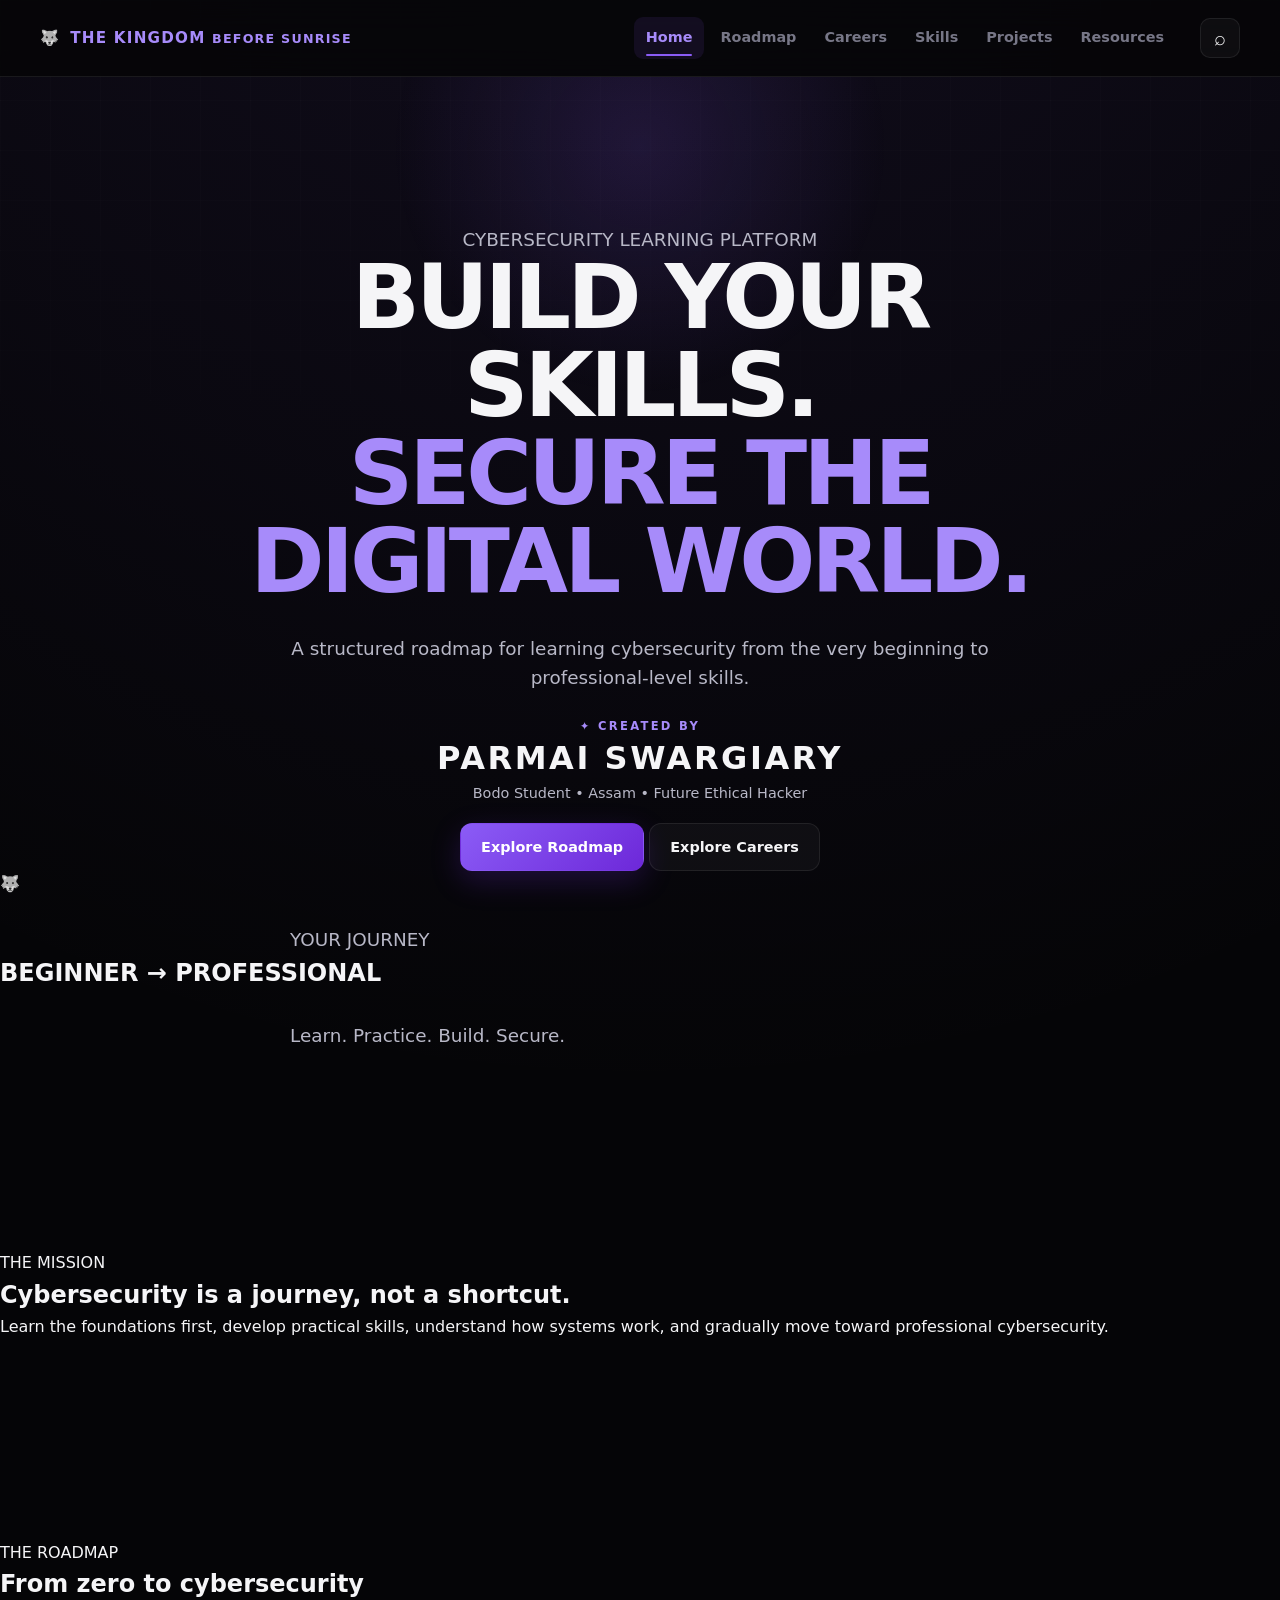
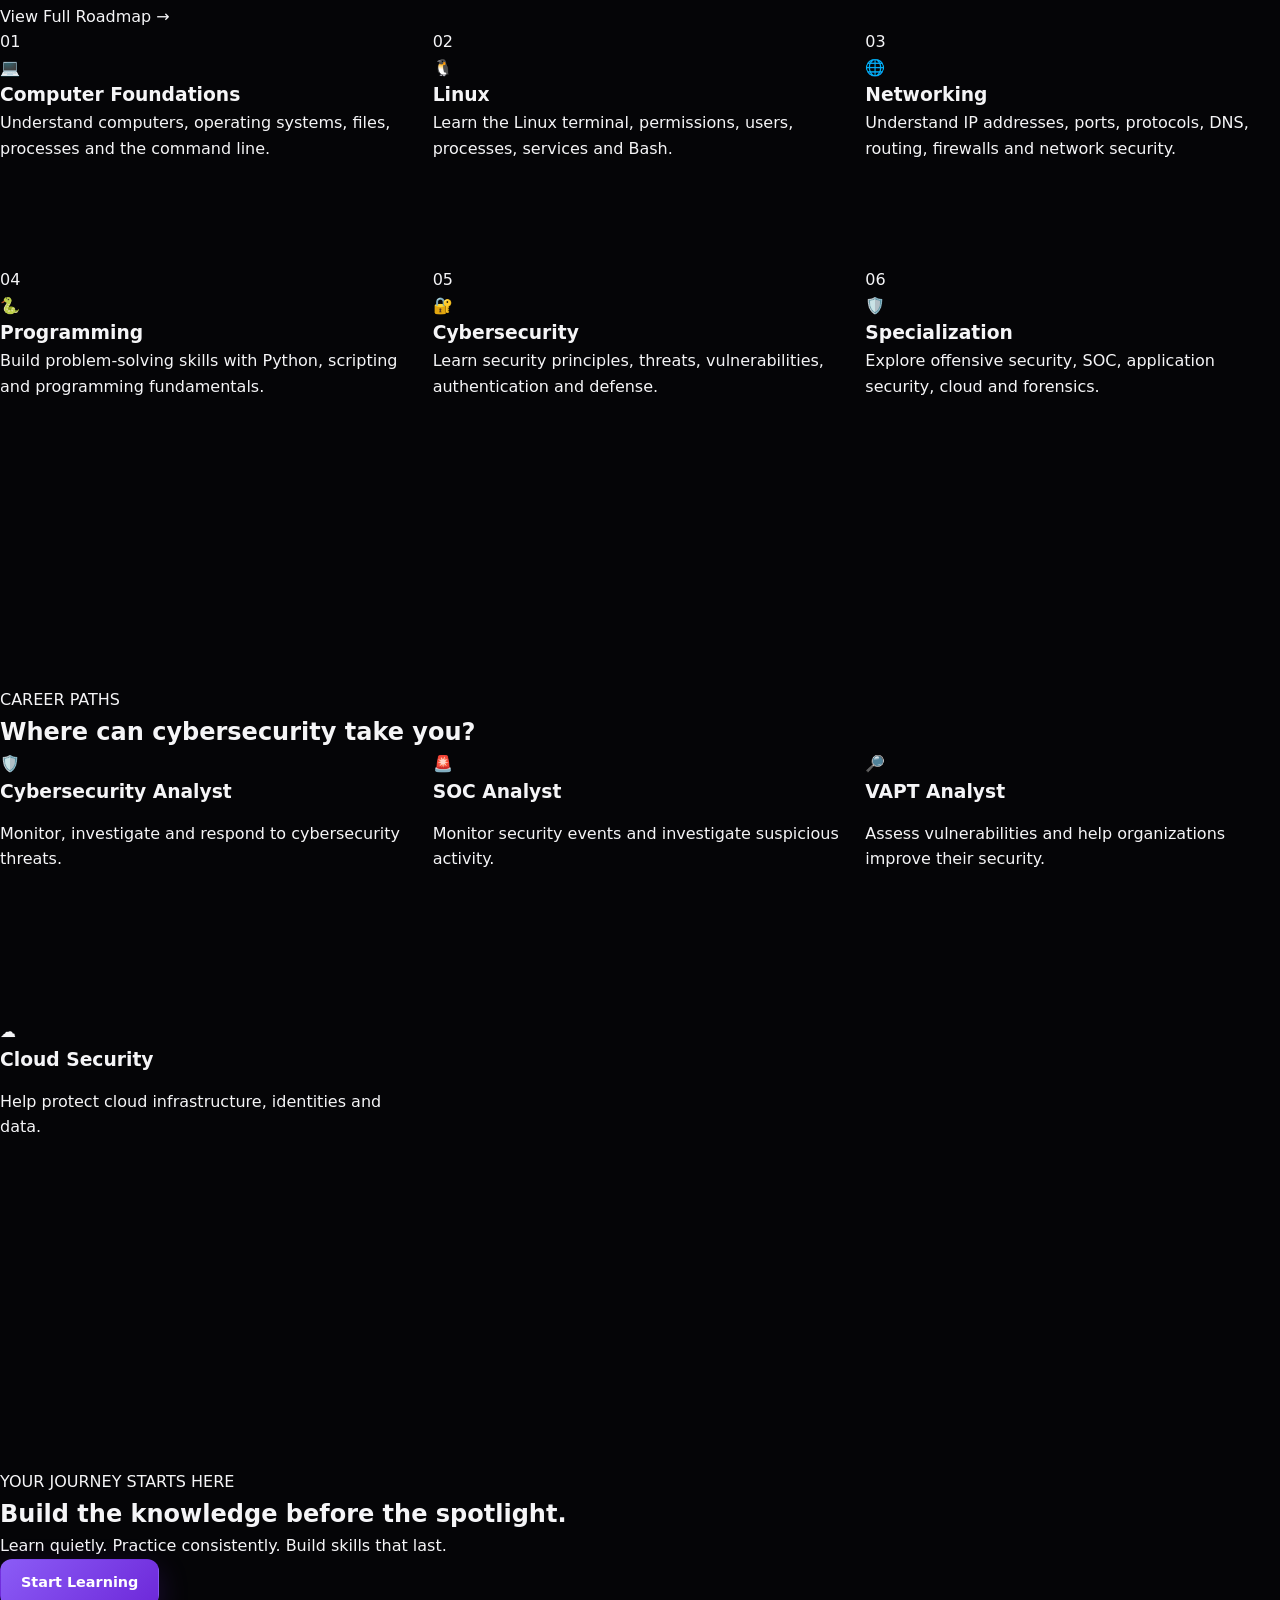
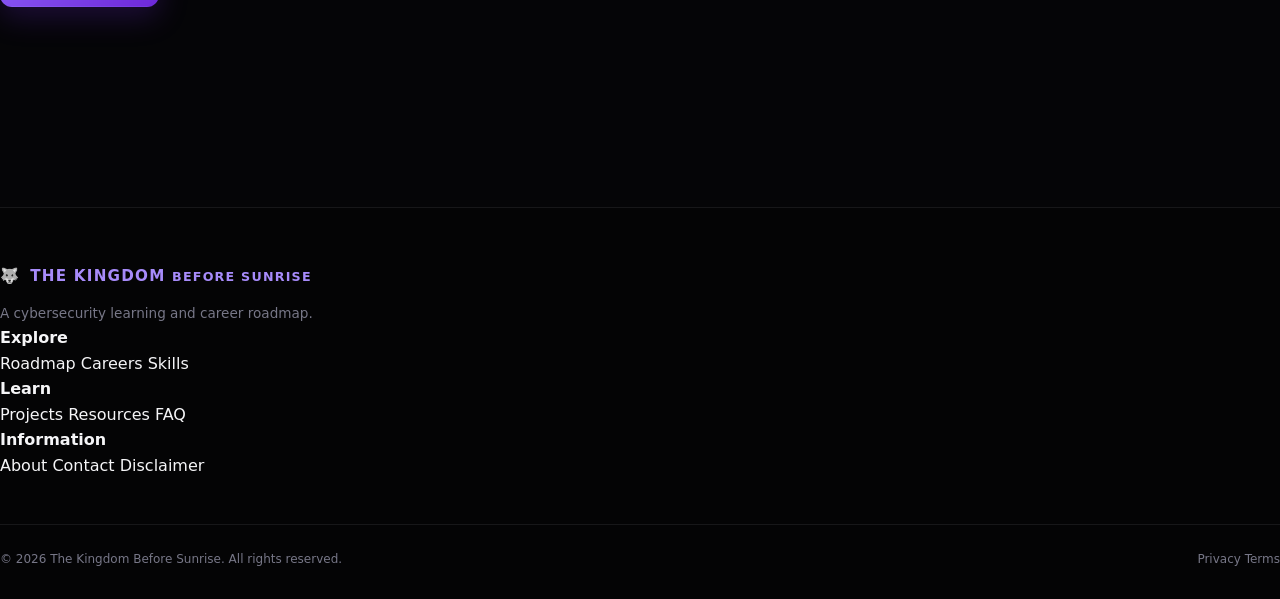
<file: index.html>
<!DOCTYPE html>
<html lang="en">
<head>
    <meta charset="UTF-8">

    <meta name="viewport"
          content="width=device-width, initial-scale=1.0">

    <meta name="description"
          content="The Kingdom Before Sunrise - A complete cybersecurity learning and career roadmap.">

    <meta name="keywords"
          content="cybersecurity, ethical hacking, cyber security roadmap, Linux, networking, Python">

    <meta name="author"
          content="The Kingdom Before Sunrise">

    <title>The Kingdom Before Sunrise | Cybersecurity Roadmap</title>

    <link rel="stylesheet" href="css/style.css">
</head>

<body>

    <!-- =========================
         NAVIGATION
    ========================== -->

    <header class="navbar">

        <div class="nav-container">

            <div class="logo">
            <span class="logo-symbol">🐺</span>
            <span class="logo-text">
                THE KINGDOM
                <small>BEFORE SUNRISE</small>
            </span>
        </div>

        <nav class="nav-links">

            <a href="index.html" class="active">
                Home
            </a>

            <a href="pages/roadmap.html">
                Roadmap
            </a>

            <a href="pages/careers.html">
                Careers
            </a>

            <a href="pages/skills.html">
                Skills
            </a>

            <a href="pages/projects.html">
                Projects
            </a>

            <a href="pages/resources.html">
                Resources
            </a>

        </nav>

    </div>
    
</header>


    <!-- =========================
         HERO SECTION
    ========================== -->

    <main>

        <section class="hero">

            <div class="hero-content">

                <p class="hero-label">
                    CYBERSECURITY LEARNING PLATFORM
                </p>

                <h1>
                    BUILD YOUR SKILLS.
                    <br>
                    <span>SECURE THE DIGITAL WORLD.</span>
                </h1>

                <p class="hero-description">
                    A structured roadmap for learning cybersecurity
                    from the very beginning to professional-level skills.
                </p>

                <div class="creator-credit">
                    <span class="creator-label">✦ CREATED BY</span>
                    <strong>PARMAI SWARGIARY</strong>
                    <span class="creator-subtitle">Bodo Student • Assam • Future Ethical Hacker</span>
                </div>

                <div class="hero-buttons">

                    <a href="pages/roadmap.html"
                       class="btn btn-primary">
                        Explore Roadmap
                    </a>

                    <a href="pages/careers.html"
                       class="btn btn-secondary">
                        Explore Careers
                    </a>

                </div>

            </div>


            <div class="hero-card">

                <div class="card-glow"></div>

                <div class="wolf-icon">
                    🐺
                </div>

                <p class="card-label">
                    YOUR JOURNEY
                </p>

                <h2>
                    BEGINNER
                    <span>→</span>
                    PROFESSIONAL
                </h2>

                <div class="progress-line">
                    <div></div>
                </div>

                <p class="card-small">
                    Learn. Practice. Build. Secure.
                </p>

            </div>

        </section>


        <!-- =========================
             INTRODUCTION
        ========================== -->

        <section class="intro section">

            <p class="section-label">
                THE MISSION
            </p>

            <h2>
                Cybersecurity is a journey,
                <span>not a shortcut.</span>
            </h2>

            <p class="section-description">
                Learn the foundations first, develop practical skills,
                understand how systems work, and gradually move toward
                professional cybersecurity.
            </p>

        </section>


        <!-- =========================
             ROADMAP PREVIEW
        ========================== -->

        <section class="roadmap-preview section">

            <div class="section-heading">

                <div>
                    <p class="section-label">
                        THE ROADMAP
                    </p>

                    <h2>
                        From <span>zero</span> to cybersecurity
                    </h2>
                </div>

                <a href="pages/roadmap.html"
                   class="text-link">
                    View Full Roadmap →
                </a>

            </div>


            <div class="roadmap-grid">

                <article class="roadmap-card">

                    <div class="roadmap-number">
                        01
                    </div>

                    <div class="roadmap-icon">
                        💻
                    </div>

                    <h3>
                        Computer Foundations
                    </h3>

                    <p>
                        Understand computers, operating systems,
                        files, processes and the command line.
                    </p>

                </article>


                <article class="roadmap-card">

                    <div class="roadmap-number">
                        02
                    </div>

                    <div class="roadmap-icon">
                        🐧
                    </div>

                    <h3>
                        Linux
                    </h3>

                    <p>
                        Learn the Linux terminal, permissions,
                        users, processes, services and Bash.
                    </p>

                </article>


                <article class="roadmap-card">

                    <div class="roadmap-number">
                        03
                    </div>

                    <div class="roadmap-icon">
                        🌐
                    </div>

                    <h3>
                        Networking
                    </h3>

                    <p>
                        Understand IP addresses, ports, protocols,
                        DNS, routing, firewalls and network security.
                    </p>

                </article>


                <article class="roadmap-card">

                    <div class="roadmap-number">
                        04
                    </div>

                    <div class="roadmap-icon">
                        🐍
                    </div>

                    <h3>
                        Programming
                    </h3>

                    <p>
                        Build problem-solving skills with Python,
                        scripting and programming fundamentals.
                    </p>

                </article>


                <article class="roadmap-card">

                    <div class="roadmap-number">
                        05
                    </div>

                    <div class="roadmap-icon">
                        🔐
                    </div>

                    <h3>
                        Cybersecurity
                    </h3>

                    <p>
                        Learn security principles, threats,
                        vulnerabilities, authentication and defense.
                    </p>

                </article>


                <article class="roadmap-card">

                    <div class="roadmap-number">
                        06
                    </div>

                    <div class="roadmap-icon">
                        🛡️
                    </div>

                    <h3>
                        Specialization
                    </h3>

                    <p>
                        Explore offensive security, SOC,
                        application security, cloud and forensics.
                    </p>

                </article>

            </div>

        </section>


        <!-- =========================
             CAREER PREVIEW
        ========================== -->

        <section class="careers-preview section">

            <p class="section-label">
                CAREER PATHS
            </p>

            <h2>
                Where can cybersecurity
                <span>take you?</span>
            </h2>

            <div class="career-grid">

                <article class="career-card">

                    <div class="career-icon">
                        🛡️
                    </div>

                    <h3>
                        Cybersecurity Analyst
                    </h3>

                    <p>
                        Monitor, investigate and respond
                        to cybersecurity threats.
                    </p>

                </article>


                <article class="career-card">

                    <div class="career-icon">
                        🚨
                    </div>

                    <h3>
                        SOC Analyst
                    </h3>

                    <p>
                        Monitor security events and
                        investigate suspicious activity.
                    </p>

                </article>


                <article class="career-card">

                    <div class="career-icon">
                        🔎
                    </div>

                    <h3>
                        VAPT Analyst
                    </h3>

                    <p>
                        Assess vulnerabilities and help
                        organizations improve their security.
                    </p>

                </article>


                <article class="career-card">

                    <div class="career-icon">
                        ☁️
                    </div>

                    <h3>
                        Cloud Security
                    </h3>

                    <p>
                        Help protect cloud infrastructure,
                        identities and data.
                    </p>

                </article>

            </div>

        </section>


        <!-- =========================
             FINAL CTA
        ========================== -->

        <section class="final-cta section">

            <p class="section-label">
                YOUR JOURNEY STARTS HERE
            </p>

            <h2>
                Build the knowledge
                <span>before the spotlight.</span>
            </h2>

            <p>
                Learn quietly. Practice consistently.
                Build skills that last.
            </p>

            <a href="pages/roadmap.html"
               class="btn btn-primary">
                Start Learning
            </a>

        </section>

    </main>


    <!-- =========================
         FOOTER
    ========================== -->

    <footer class="footer">

        <div class="footer-brand">

            <div class="logo">
                <span class="logo-symbol">🐺</span>

                <span class="logo-text">
                    THE KINGDOM
                    <small>BEFORE SUNRISE</small>
                </span>
            </div>

            <p>
                A cybersecurity learning and career roadmap.
            </p>

        </div>


        <div class="footer-links">

            <div>
                <h4>Explore</h4>

                <a href="pages/roadmap.html">
                    Roadmap
                </a>

                <a href="pages/careers.html">
                    Careers
                </a>

                <a href="pages/skills.html">
                    Skills
                </a>

            </div>


            <div>
                <h4>Learn</h4>

                <a href="pages/projects.html">
                    Projects
                </a>

                <a href="pages/resources.html">
                    Resources
                </a>

                <a href="pages/faq.html">
                    FAQ
                </a>

            </div>


            <div>
                <h4>Information</h4>

                <a href="pages/about.html">
                    About
                </a>

                <a href="pages/contact.html">
                    Contact
                </a>

                <a href="pages/disclaimer.html">
                    Disclaimer
                </a>

            </div>

        </div>


        <div class="footer-bottom">

            <p>
                © 2026 The Kingdom Before Sunrise.
                All rights reserved.
            </p>

            <div>

                <a href="pages/privacy.html">
                    Privacy
                </a>

                <a href="pages/terms.html">
                    Terms
                </a>

            </div>

        </div>

    </footer>


    <script src="js/main.js"></script>

</body>
</html>
</file>
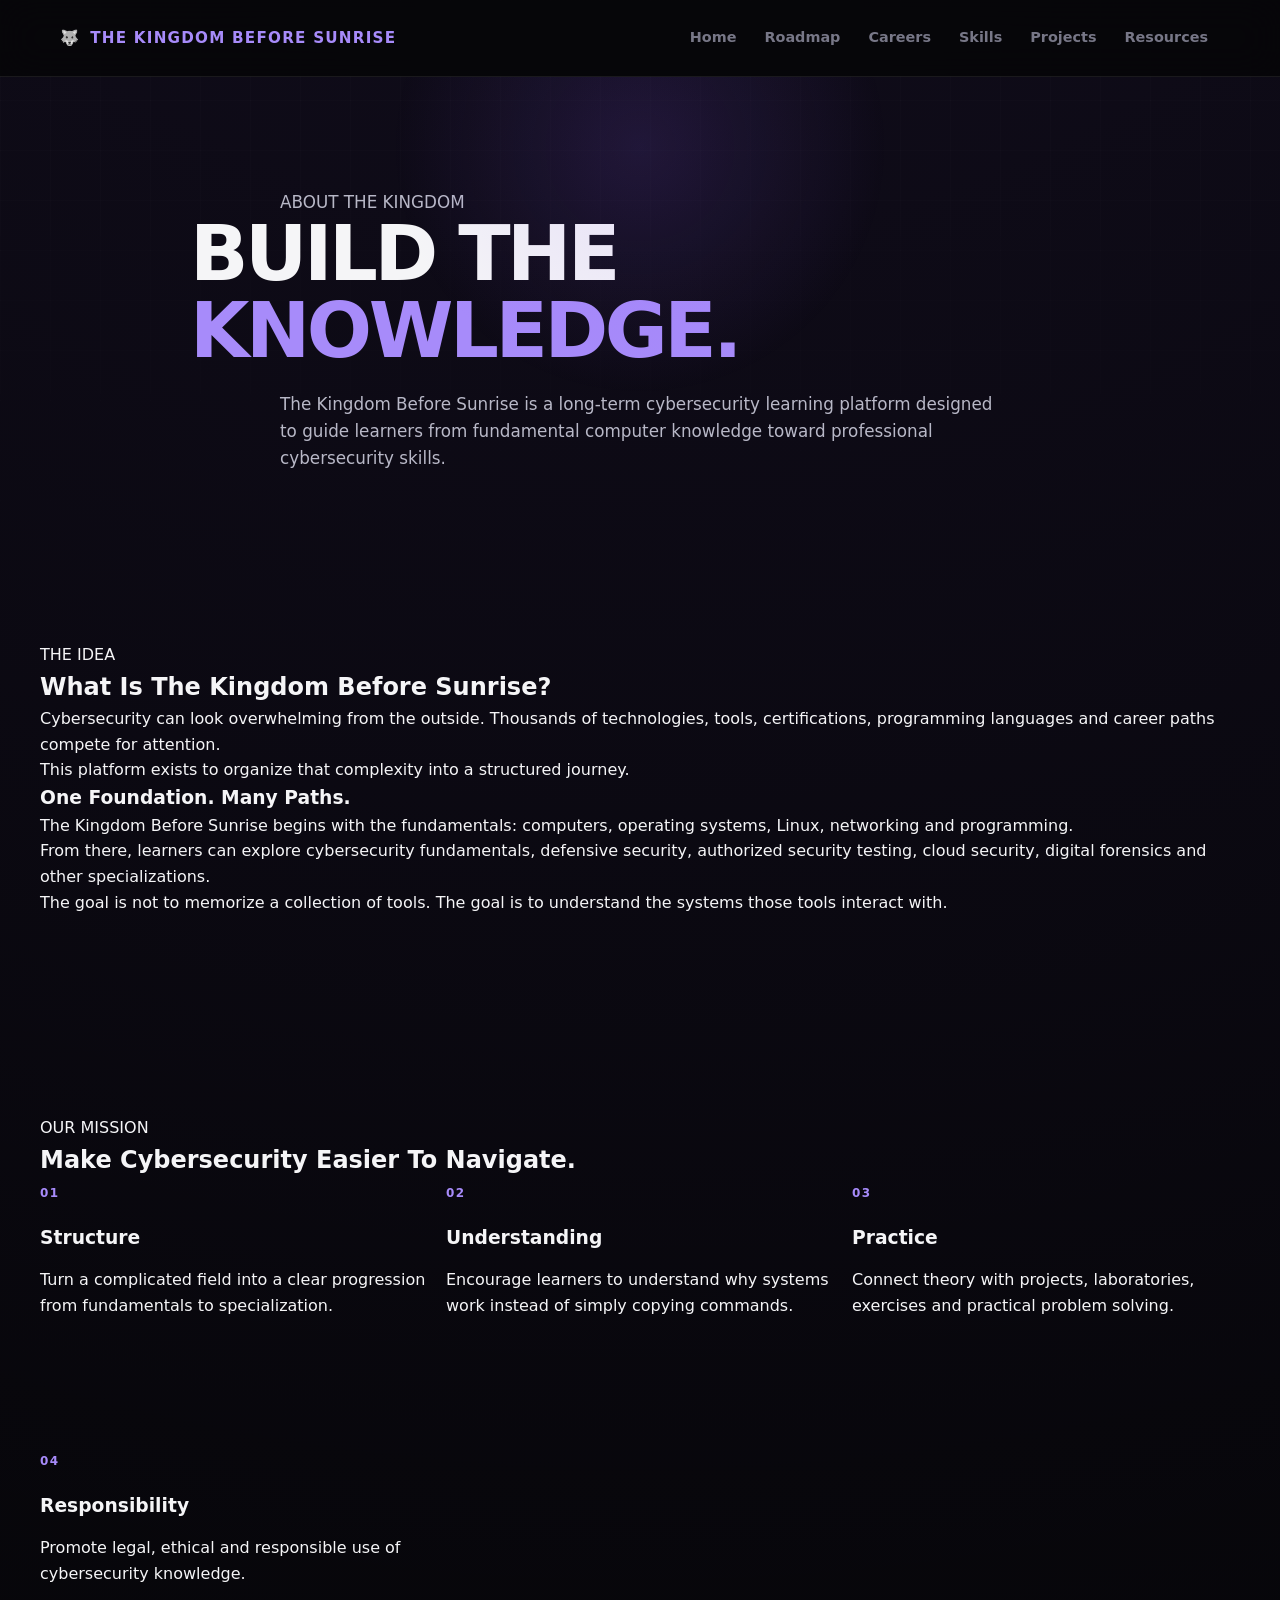
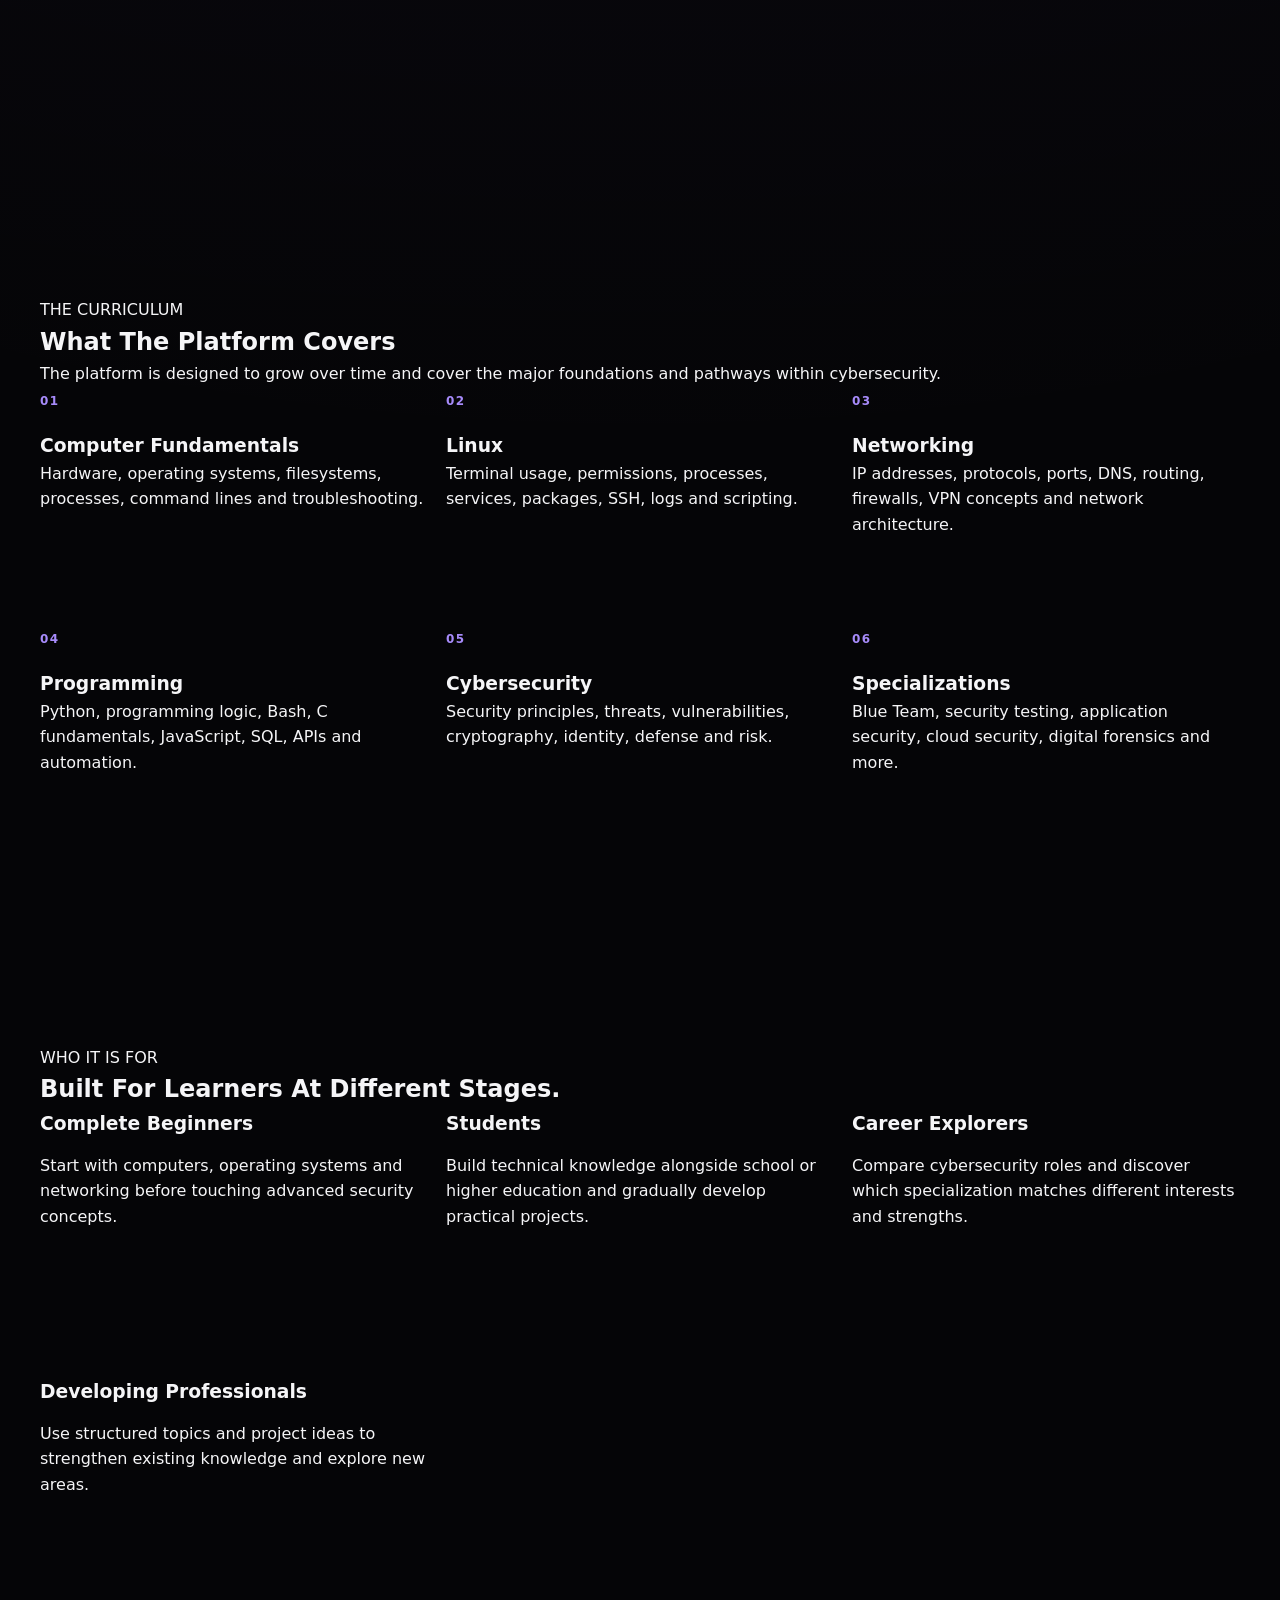
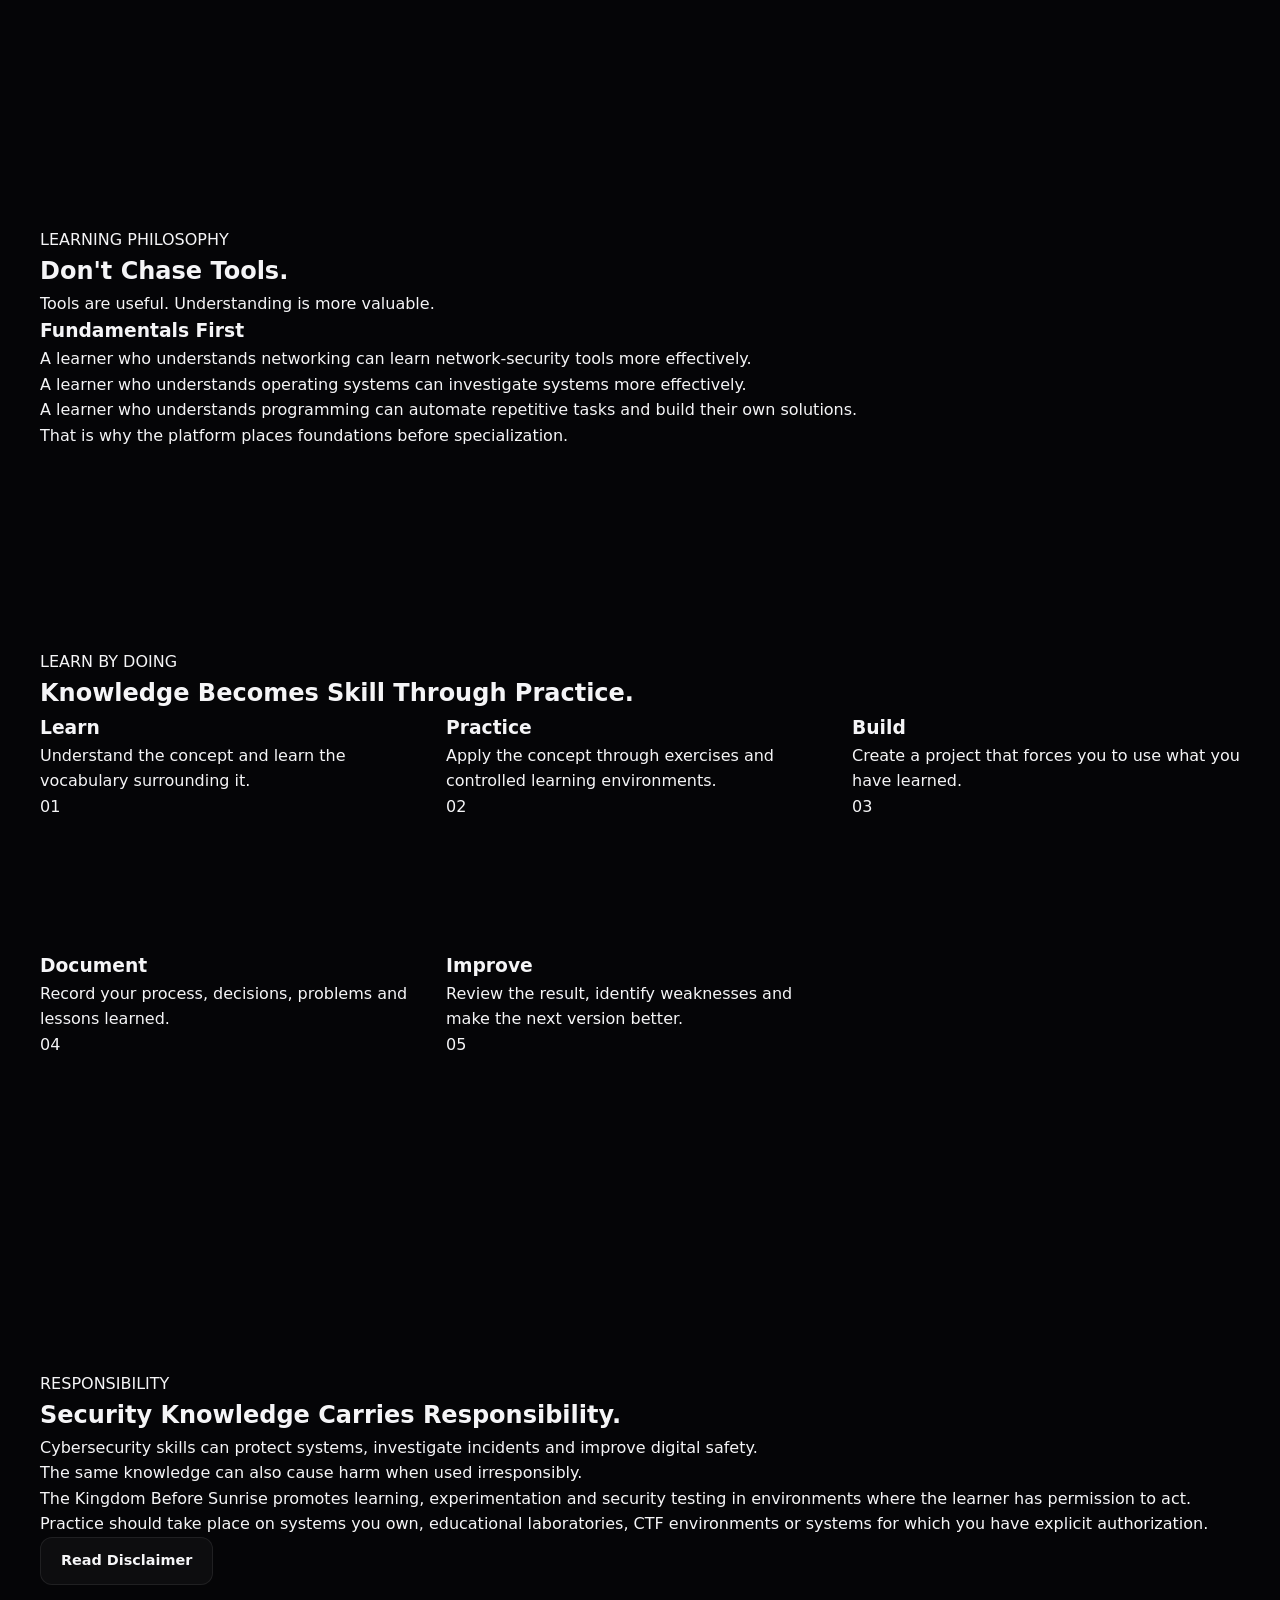
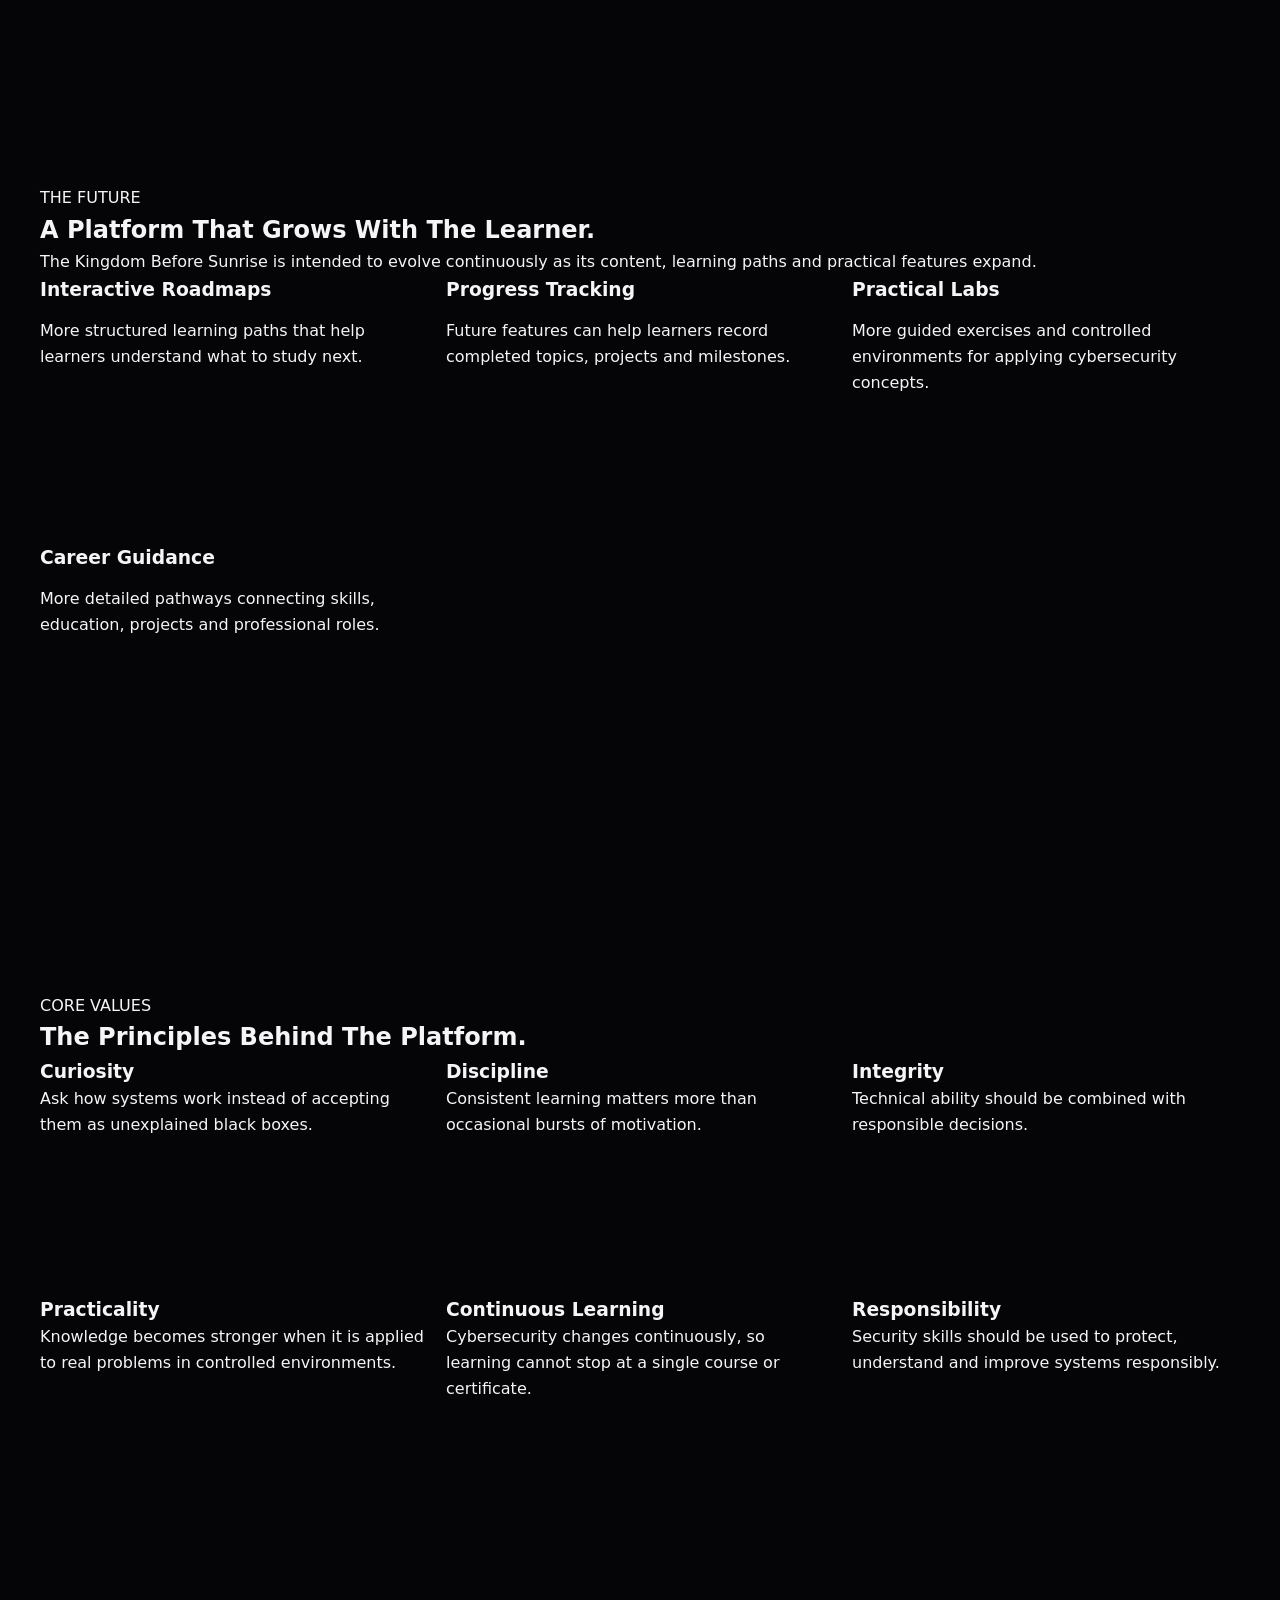
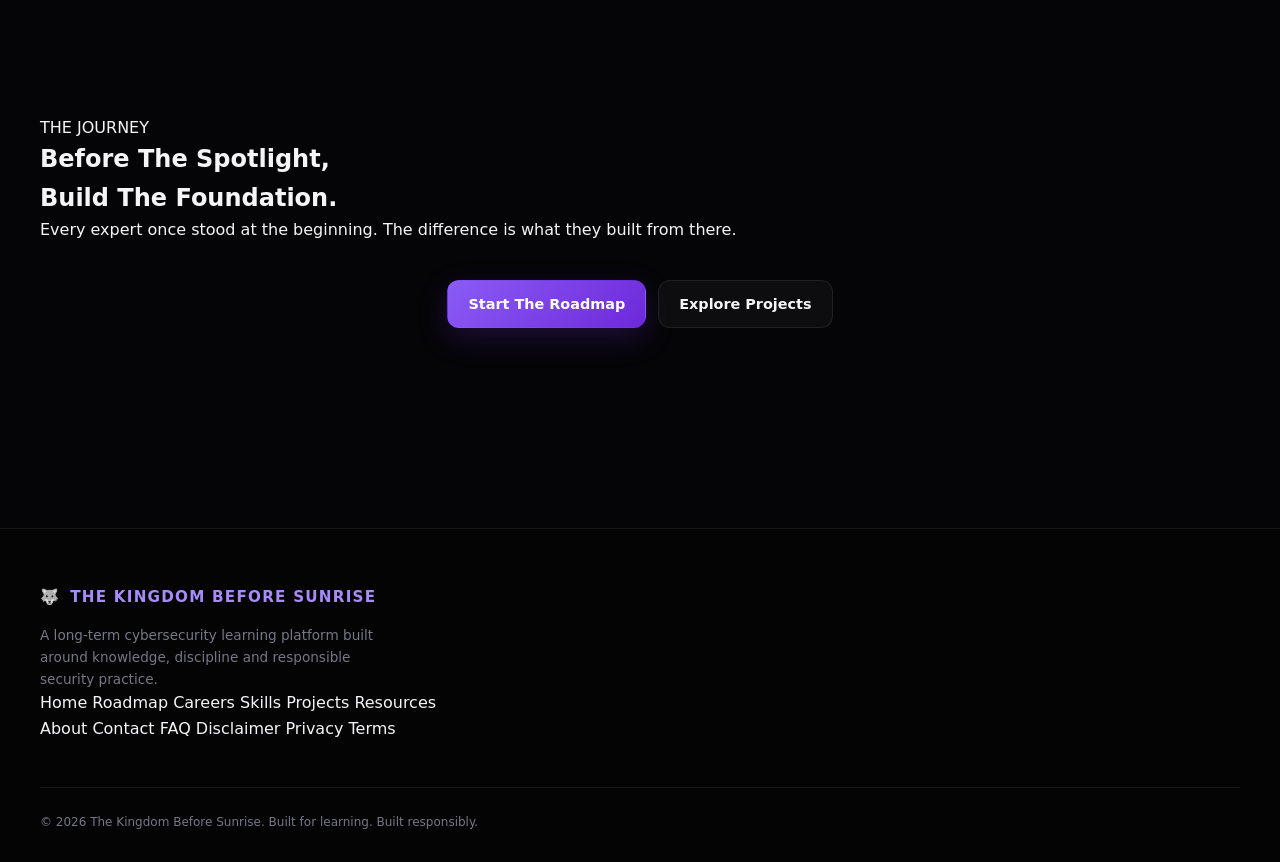
<file: pages/about.html>
<!DOCTYPE html>
<html lang="en">
<head>
    <meta charset="UTF-8">

    <meta
        name="viewport"
        content="width=device-width, initial-scale=1.0"
    >

    <meta
        name="description"
        content="About The Kingdom Before Sunrise, a long-term cybersecurity learning platform focused on foundations, practical skills, responsible security and professional growth."
    >

    <meta
        name="keywords"
        content="The Kingdom Before Sunrise, cybersecurity roadmap, cybersecurity learning, ethical hacking, information security"
    >

    <meta
        name="author"
        content="The Kingdom Before Sunrise"
    >

    <title>About | The Kingdom Before Sunrise</title>

    <link rel="stylesheet" href="../css/style.css">
</head>

<body>

    <!-- =========================
         NAVIGATION
    ========================== -->

    <header class="navbar">
        <div class="nav-container">

        <div class="container nav-container">

            <a href="../index.html" class="logo">
                <span class="logo-icon">🐺</span>
                <span>THE KINGDOM BEFORE SUNRISE</span>
            </a>

            <nav class="nav-links">

                <a href="../index.html">Home</a>
                <a href="roadmap.html">Roadmap</a>
                <a href="careers.html">Careers</a>
                <a href="skills.html">Skills</a>
                <a href="projects.html">Projects</a>
                <a href="resources.html">Resources</a>

            </nav>


        </div>
    </header>


    <!-- =========================
         HERO
    ========================== -->

    <main>

        <section class="hero page-hero">

            <div class="container">

                <p class="eyebrow">
                    ABOUT THE KINGDOM
                </p>

                <h1>
                    BUILD THE<br>
                    <span>KNOWLEDGE.</span>
                </h1>

                <p class="hero-description">
                    The Kingdom Before Sunrise is a long-term cybersecurity
                    learning platform designed to guide learners from
                    fundamental computer knowledge toward professional
                    cybersecurity skills.
                </p>

            </div>

        </section>


        <!-- =========================
             WHAT IS IT
        ========================== -->

        <section class="section">

            <div class="container">

                <div class="section-heading">

                    <p class="eyebrow">
                        THE IDEA
                    </p>

                    <h2>
                        What Is The Kingdom Before Sunrise?
                    </h2>

                    <p>
                        Cybersecurity can look overwhelming from the outside.
                        Thousands of technologies, tools, certifications,
                        programming languages and career paths compete for
                        attention.
                    </p>

                    <p>
                        This platform exists to organize that complexity
                        into a structured journey.
                    </p>

                </div>


                <div class="info-card">

                    <h3>
                        One Foundation. Many Paths.
                    </h3>

                    <p>
                        The Kingdom Before Sunrise begins with the fundamentals:
                        computers, operating systems, Linux, networking and
                        programming.
                    </p>

                    <p>
                        From there, learners can explore cybersecurity
                        fundamentals, defensive security, authorized security
                        testing, cloud security, digital forensics and other
                        specializations.
                    </p>

                    <p>
                        The goal is not to memorize a collection of tools.
                        The goal is to understand the systems those tools
                        interact with.
                    </p>

                </div>

            </div>

        </section>


        <!-- =========================
             MISSION
        ========================== -->

        <section class="section section-dark">

            <div class="container">

                <div class="section-heading">

                    <p class="eyebrow">
                        OUR MISSION
                    </p>

                    <h2>
                        Make Cybersecurity Easier To Navigate.
                    </h2>

                </div>


                <div class="career-grid">

                    <article class="career-card">

                        <span class="card-number">
                            01
                        </span>

                        <h3>
                            Structure
                        </h3>

                        <p>
                            Turn a complicated field into a clear progression
                            from fundamentals to specialization.
                        </p>

                    </article>


                    <article class="career-card">

                        <span class="card-number">
                            02
                        </span>

                        <h3>
                            Understanding
                        </h3>

                        <p>
                            Encourage learners to understand why systems
                            work instead of simply copying commands.
                        </p>

                    </article>


                    <article class="career-card">

                        <span class="card-number">
                            03
                        </span>

                        <h3>
                            Practice
                        </h3>

                        <p>
                            Connect theory with projects, laboratories,
                            exercises and practical problem solving.
                        </p>

                    </article>


                    <article class="career-card">

                        <span class="card-number">
                            04
                        </span>

                        <h3>
                            Responsibility
                        </h3>

                        <p>
                            Promote legal, ethical and responsible use of
                            cybersecurity knowledge.
                        </p>

                    </article>

                </div>

            </div>

        </section>


        <!-- =========================
             WHAT WE COVER
        ========================== -->

        <section class="section">

            <div class="container">

                <div class="section-heading">

                    <p class="eyebrow">
                        THE CURRICULUM
                    </p>

                    <h2>
                        What The Platform Covers
                    </h2>

                    <p>
                        The platform is designed to grow over time and cover
                        the major foundations and pathways within cybersecurity.
                    </p>

                </div>


                <div class="roadmap-grid">

                    <article class="roadmap-card">

                        <span class="card-number">
                            01
                        </span>

                        <h3>
                            Computer Fundamentals
                        </h3>

                        <p>
                            Hardware, operating systems, filesystems,
                            processes, command lines and troubleshooting.
                        </p>

                    </article>


                    <article class="roadmap-card">

                        <span class="card-number">
                            02
                        </span>

                        <h3>
                            Linux
                        </h3>

                        <p>
                            Terminal usage, permissions, processes,
                            services, packages, SSH, logs and scripting.
                        </p>

                    </article>


                    <article class="roadmap-card">

                        <span class="card-number">
                            03
                        </span>

                        <h3>
                            Networking
                        </h3>

                        <p>
                            IP addresses, protocols, ports, DNS, routing,
                            firewalls, VPN concepts and network architecture.
                        </p>

                    </article>


                    <article class="roadmap-card">

                        <span class="card-number">
                            04
                        </span>

                        <h3>
                            Programming
                        </h3>

                        <p>
                            Python, programming logic, Bash, C fundamentals,
                            JavaScript, SQL, APIs and automation.
                        </p>

                    </article>


                    <article class="roadmap-card">

                        <span class="card-number">
                            05
                        </span>

                        <h3>
                            Cybersecurity
                        </h3>

                        <p>
                            Security principles, threats, vulnerabilities,
                            cryptography, identity, defense and risk.
                        </p>

                    </article>


                    <article class="roadmap-card">

                        <span class="card-number">
                            06
                        </span>

                        <h3>
                            Specializations
                        </h3>

                        <p>
                            Blue Team, security testing, application security,
                            cloud security, digital forensics and more.
                        </p>

                    </article>

                </div>

            </div>

        </section>


        <!-- =========================
             WHO IT IS FOR
        ========================== -->

        <section class="section section-dark">

            <div class="container">

                <div class="section-heading">

                    <p class="eyebrow">
                        WHO IT IS FOR
                    </p>

                    <h2>
                        Built For Learners At Different Stages.
                    </h2>

                </div>


                <div class="career-grid">

                    <article class="career-card">

                        <h3>
                            Complete Beginners
                        </h3>

                        <p>
                            Start with computers, operating systems and
                            networking before touching advanced security
                            concepts.
                        </p>

                    </article>


                    <article class="career-card">

                        <h3>
                            Students
                        </h3>

                        <p>
                            Build technical knowledge alongside school or
                            higher education and gradually develop practical
                            projects.
                        </p>

                    </article>


                    <article class="career-card">

                        <h3>
                            Career Explorers
                        </h3>

                        <p>
                            Compare cybersecurity roles and discover which
                            specialization matches different interests
                            and strengths.
                        </p>

                    </article>


                    <article class="career-card">

                        <h3>
                            Developing Professionals
                        </h3>

                        <p>
                            Use structured topics and project ideas to
                            strengthen existing knowledge and explore new
                            areas.
                        </p>

                    </article>

                </div>

            </div>

        </section>


        <!-- =========================
             OUR PHILOSOPHY
        ========================== -->

        <section class="section">

            <div class="container">

                <div class="section-heading">

                    <p class="eyebrow">
                        LEARNING PHILOSOPHY
                    </p>

                    <h2>
                        Don't Chase Tools.
                    </h2>

                    <p>
                        Tools are useful. Understanding is more valuable.
                    </p>

                </div>


                <div class="info-card">

                    <h3>
                        Fundamentals First
                    </h3>

                    <p>
                        A learner who understands networking can learn
                        network-security tools more effectively.
                    </p>

                    <p>
                        A learner who understands operating systems can
                        investigate systems more effectively.
                    </p>

                    <p>
                        A learner who understands programming can automate
                        repetitive tasks and build their own solutions.
                    </p>

                    <p>
                        That is why the platform places foundations before
                        specialization.
                    </p>

                </div>

            </div>

        </section>


        <!-- =========================
             PRACTICAL LEARNING
        ========================== -->

        <section class="section section-dark">

            <div class="container">

                <div class="section-heading">

                    <p class="eyebrow">
                        LEARN BY DOING
                    </p>

                    <h2>
                        Knowledge Becomes Skill Through Practice.
                    </h2>

                </div>


                <div class="roadmap-grid">

                    <article class="roadmap-card">

                        <h3>
                            Learn
                        </h3>

                        <p>
                            Understand the concept and learn the vocabulary
                            surrounding it.
                        </p>

                        <span class="card-tag">
                            01
                        </span>

                    </article>


                    <article class="roadmap-card">

                        <h3>
                            Practice
                        </h3>

                        <p>
                            Apply the concept through exercises and
                            controlled learning environments.
                        </p>

                        <span class="card-tag">
                            02
                        </span>

                    </article>


                    <article class="roadmap-card">

                        <h3>
                            Build
                        </h3>

                        <p>
                            Create a project that forces you to use what
                            you have learned.
                        </p>

                        <span class="card-tag">
                            03
                        </span>

                    </article>


                    <article class="roadmap-card">

                        <h3>
                            Document
                        </h3>

                        <p>
                            Record your process, decisions, problems and
                            lessons learned.
                        </p>

                        <span class="card-tag">
                            04
                        </span>

                    </article>


                    <article class="roadmap-card">

                        <h3>
                            Improve
                        </h3>

                        <p>
                            Review the result, identify weaknesses and
                            make the next version better.
                        </p>

                        <span class="card-tag">
                            05
                        </span>

                    </article>

                </div>

            </div>

        </section>


        <!-- =========================
             RESPONSIBLE SECURITY
        ========================== -->

        <section class="section">

            <div class="container">

                <div class="info-card">

                    <p class="eyebrow">
                        RESPONSIBILITY
                    </p>

                    <h2>
                        Security Knowledge Carries Responsibility.
                    </h2>

                    <p>
                        Cybersecurity skills can protect systems, investigate
                        incidents and improve digital safety.
                    </p>

                    <p>
                        The same knowledge can also cause harm when used
                        irresponsibly.
                    </p>

                    <p>
                        The Kingdom Before Sunrise promotes learning,
                        experimentation and security testing in environments
                        where the learner has permission to act.
                    </p>

                    <p>
                        Practice should take place on systems you own,
                        educational laboratories, CTF environments or systems
                        for which you have explicit authorization.
                    </p>

                    <a
                        href="disclaimer.html"
                        class="btn btn-secondary"
                    >
                        Read Disclaimer
                    </a>

                </div>

            </div>

        </section>


        <!-- =========================
             LONG-TERM VISION
        ========================== -->

        <section class="section section-dark">

            <div class="container">

                <div class="section-heading">

                    <p class="eyebrow">
                        THE FUTURE
                    </p>

                    <h2>
                        A Platform That Grows With The Learner.
                    </h2>

                    <p>
                        The Kingdom Before Sunrise is intended to evolve
                        continuously as its content, learning paths and
                        practical features expand.
                    </p>

                </div>


                <div class="career-grid">

                    <article class="career-card">

                        <h3>
                            Interactive Roadmaps
                        </h3>

                        <p>
                            More structured learning paths that help learners
                            understand what to study next.
                        </p>

                    </article>


                    <article class="career-card">

                        <h3>
                            Progress Tracking
                        </h3>

                        <p>
                            Future features can help learners record completed
                            topics, projects and milestones.
                        </p>

                    </article>


                    <article class="career-card">

                        <h3>
                            Practical Labs
                        </h3>

                        <p>
                            More guided exercises and controlled environments
                            for applying cybersecurity concepts.
                        </p>

                    </article>


                    <article class="career-card">

                        <h3>
                            Career Guidance
                        </h3>

                        <p>
                            More detailed pathways connecting skills,
                            education, projects and professional roles.
                        </p>

                    </article>

                </div>

            </div>

        </section>


        <!-- =========================
             CORE VALUES
        ========================== -->

        <section class="section">

            <div class="container">

                <div class="section-heading">

                    <p class="eyebrow">
                        CORE VALUES
                    </p>

                    <h2>
                        The Principles Behind The Platform.
                    </h2>

                </div>


                <div class="roadmap-grid">

                    <article class="roadmap-card">

                        <h3>
                            Curiosity
                        </h3>

                        <p>
                            Ask how systems work instead of accepting them
                            as unexplained black boxes.
                        </p>

                    </article>


                    <article class="roadmap-card">

                        <h3>
                            Discipline
                        </h3>

                        <p>
                            Consistent learning matters more than occasional
                            bursts of motivation.
                        </p>

                    </article>


                    <article class="roadmap-card">

                        <h3>
                            Integrity
                        </h3>

                        <p>
                            Technical ability should be combined with
                            responsible decisions.
                        </p>

                    </article>


                    <article class="roadmap-card">

                        <h3>
                            Practicality
                        </h3>

                        <p>
                            Knowledge becomes stronger when it is applied
                            to real problems in controlled environments.
                        </p>

                    </article>


                    <article class="roadmap-card">

                        <h3>
                            Continuous Learning
                        </h3>

                        <p>
                            Cybersecurity changes continuously, so learning
                            cannot stop at a single course or certificate.
                        </p>

                    </article>


                    <article class="roadmap-card">

                        <h3>
                            Responsibility
                        </h3>

                        <p>
                            Security skills should be used to protect,
                            understand and improve systems responsibly.
                        </p>

                    </article>

                </div>

            </div>

        </section>


        <!-- =========================
             FINAL STATEMENT
        ========================== -->

        <section class="section section-dark final-cta">

            <div class="container">

                <p class="eyebrow">
                    THE JOURNEY
                </p>

                <h2>
                    Before The Spotlight,<br>
                    Build The Foundation.
                </h2>

                <p>
                    Every expert once stood at the beginning.
                    The difference is what they built from there.
                </p>

                <div class="hero-actions">

                    <a
                        href="roadmap.html"
                        class="btn btn-primary"
                    >
                        Start The Roadmap
                    </a>

                    <a
                        href="projects.html"
                        class="btn btn-secondary"
                    >
                        Explore Projects
                    </a>

                </div>

            </div>

        </section>

    </main>


    <!-- =========================
         FOOTER
    ========================== -->

    <footer class="footer">

        <div class="container footer-container">

            <div class="footer-brand">

                <div class="logo">
                    <span class="logo-icon">🐺</span>
                    <span>THE KINGDOM BEFORE SUNRISE</span>
                </div>

                <p>
                    A long-term cybersecurity learning platform
                    built around knowledge, discipline and responsible
                    security practice.
                </p>

            </div>


            <div class="footer-links">

                <a href="../index.html">
                    Home
                </a>

                <a href="roadmap.html">
                    Roadmap
                </a>

                <a href="careers.html">
                    Careers
                </a>

                <a href="skills.html">
                    Skills
                </a>

                <a href="projects.html">
                    Projects
                </a>

                <a href="resources.html">
                    Resources
                </a>

            </div>


            <div class="footer-links">

                <a href="about.html">
                    About
                </a>

                <a href="contact.html">
                    Contact
                </a>

                <a href="faq.html">
                    FAQ
                </a>

                <a href="disclaimer.html">
                    Disclaimer
                </a>

                <a href="privacy.html">
                    Privacy
                </a>

                <a href="terms.html">
                    Terms
                </a>

            </div>

        </div>


        <div class="container footer-bottom">

            <p>
                © 2026 The Kingdom Before Sunrise.
                Built for learning. Built responsibly.
            </p>

        </div>

    </footer>


    <!-- =========================
         JAVASCRIPT
    ========================== -->

    <script src="../js/main.js"></script>

</body>
</html>
</file>
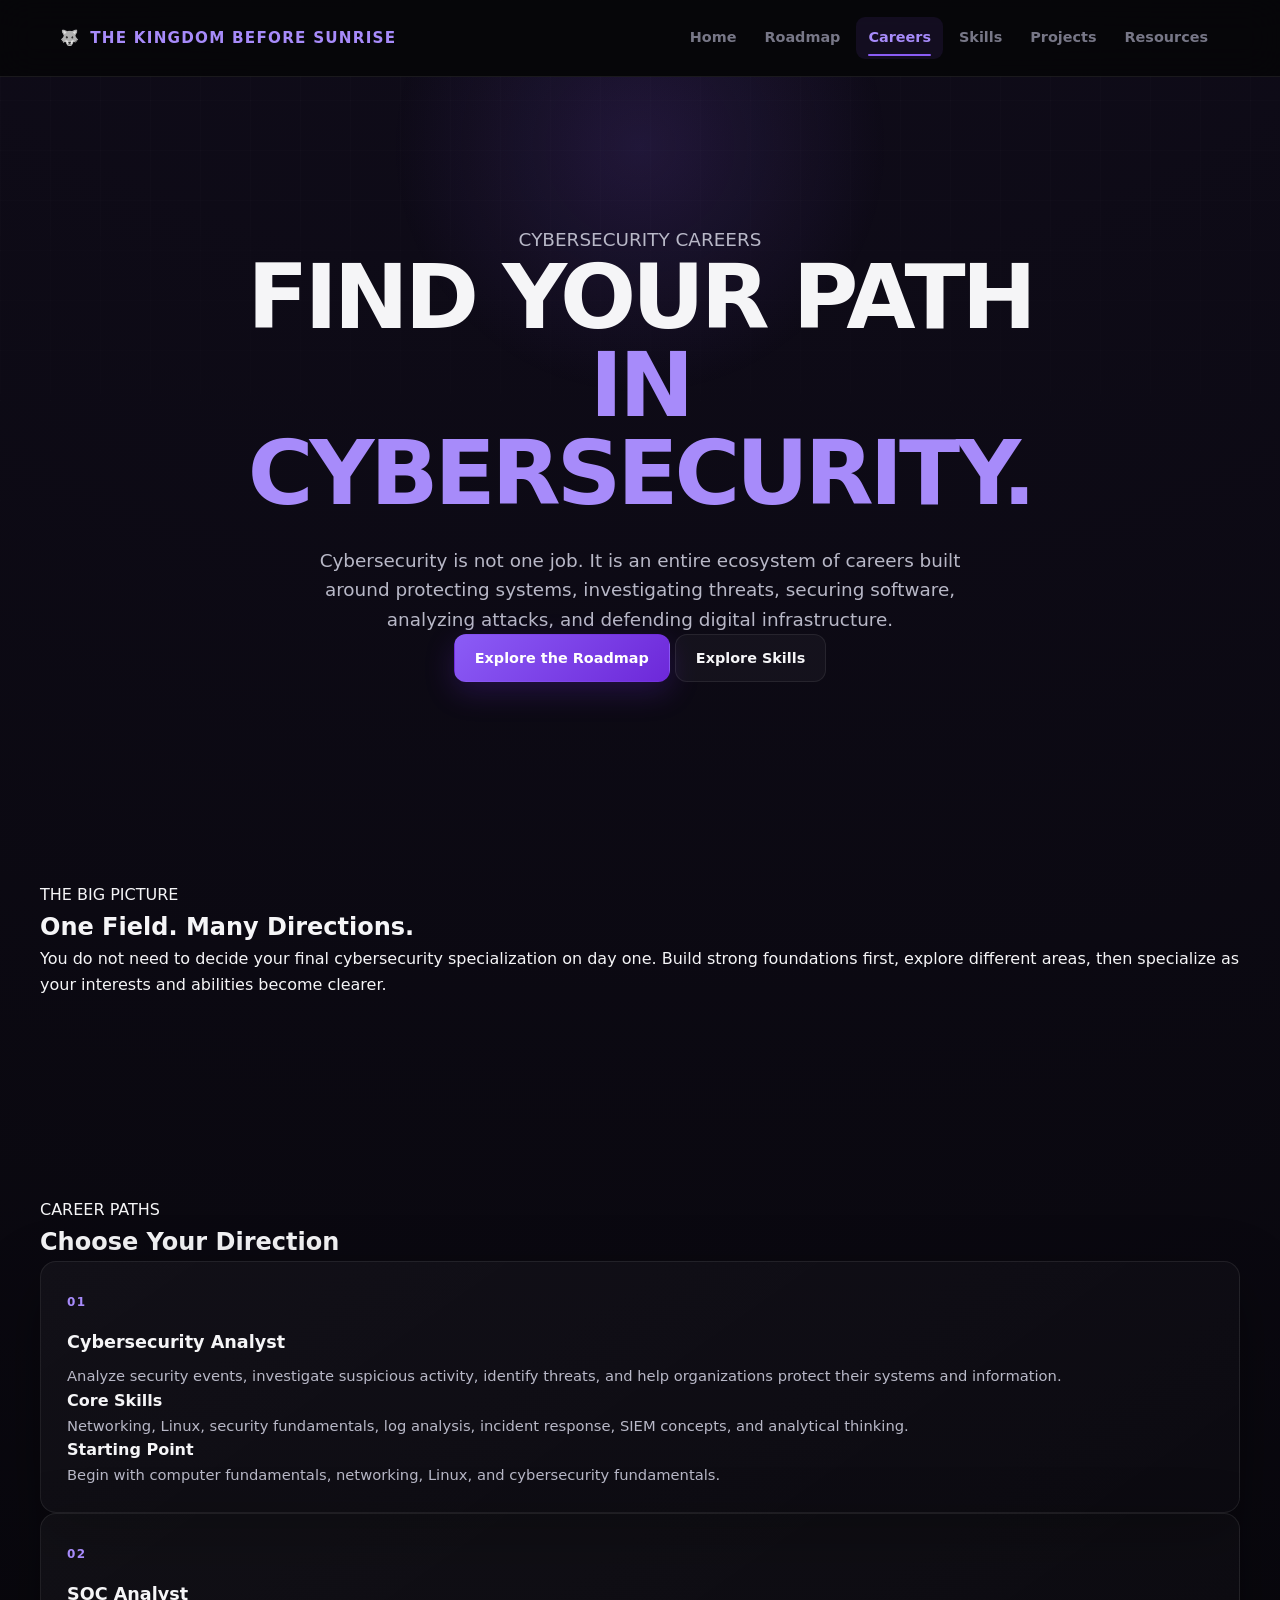
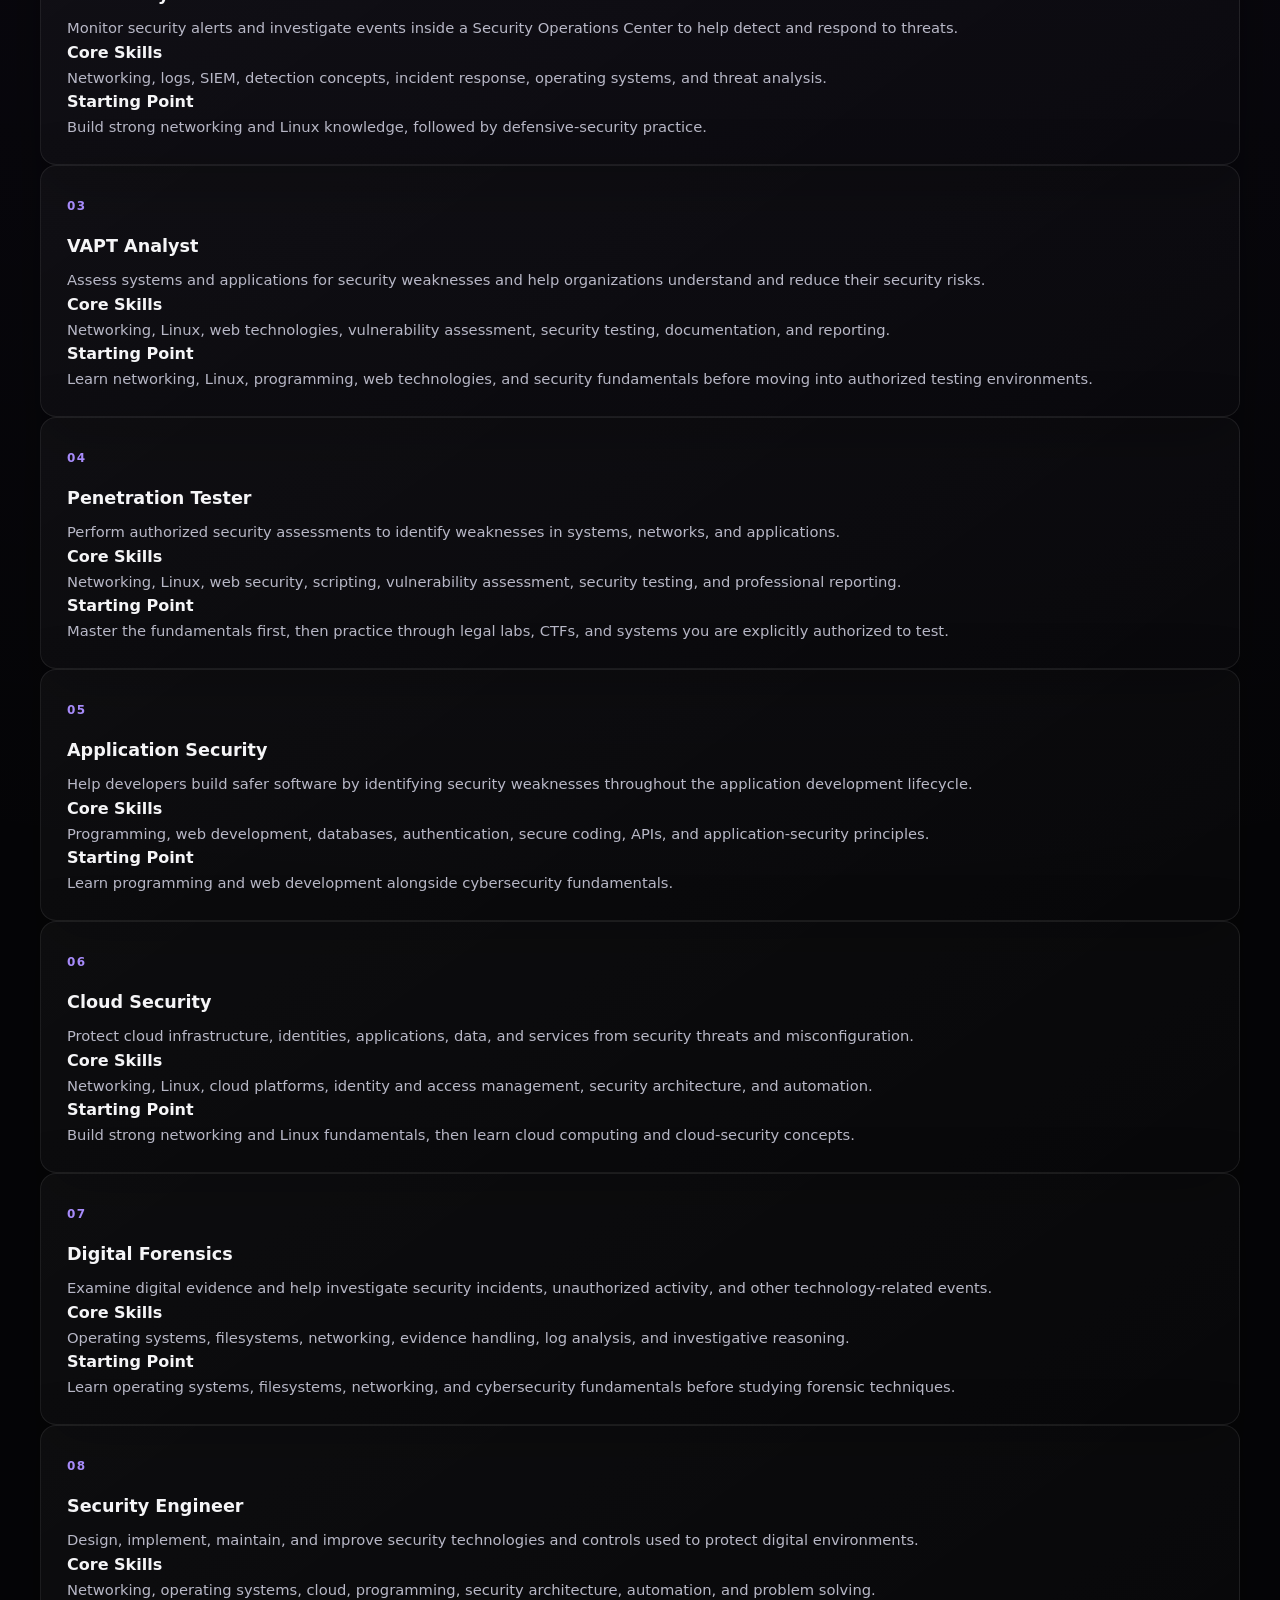
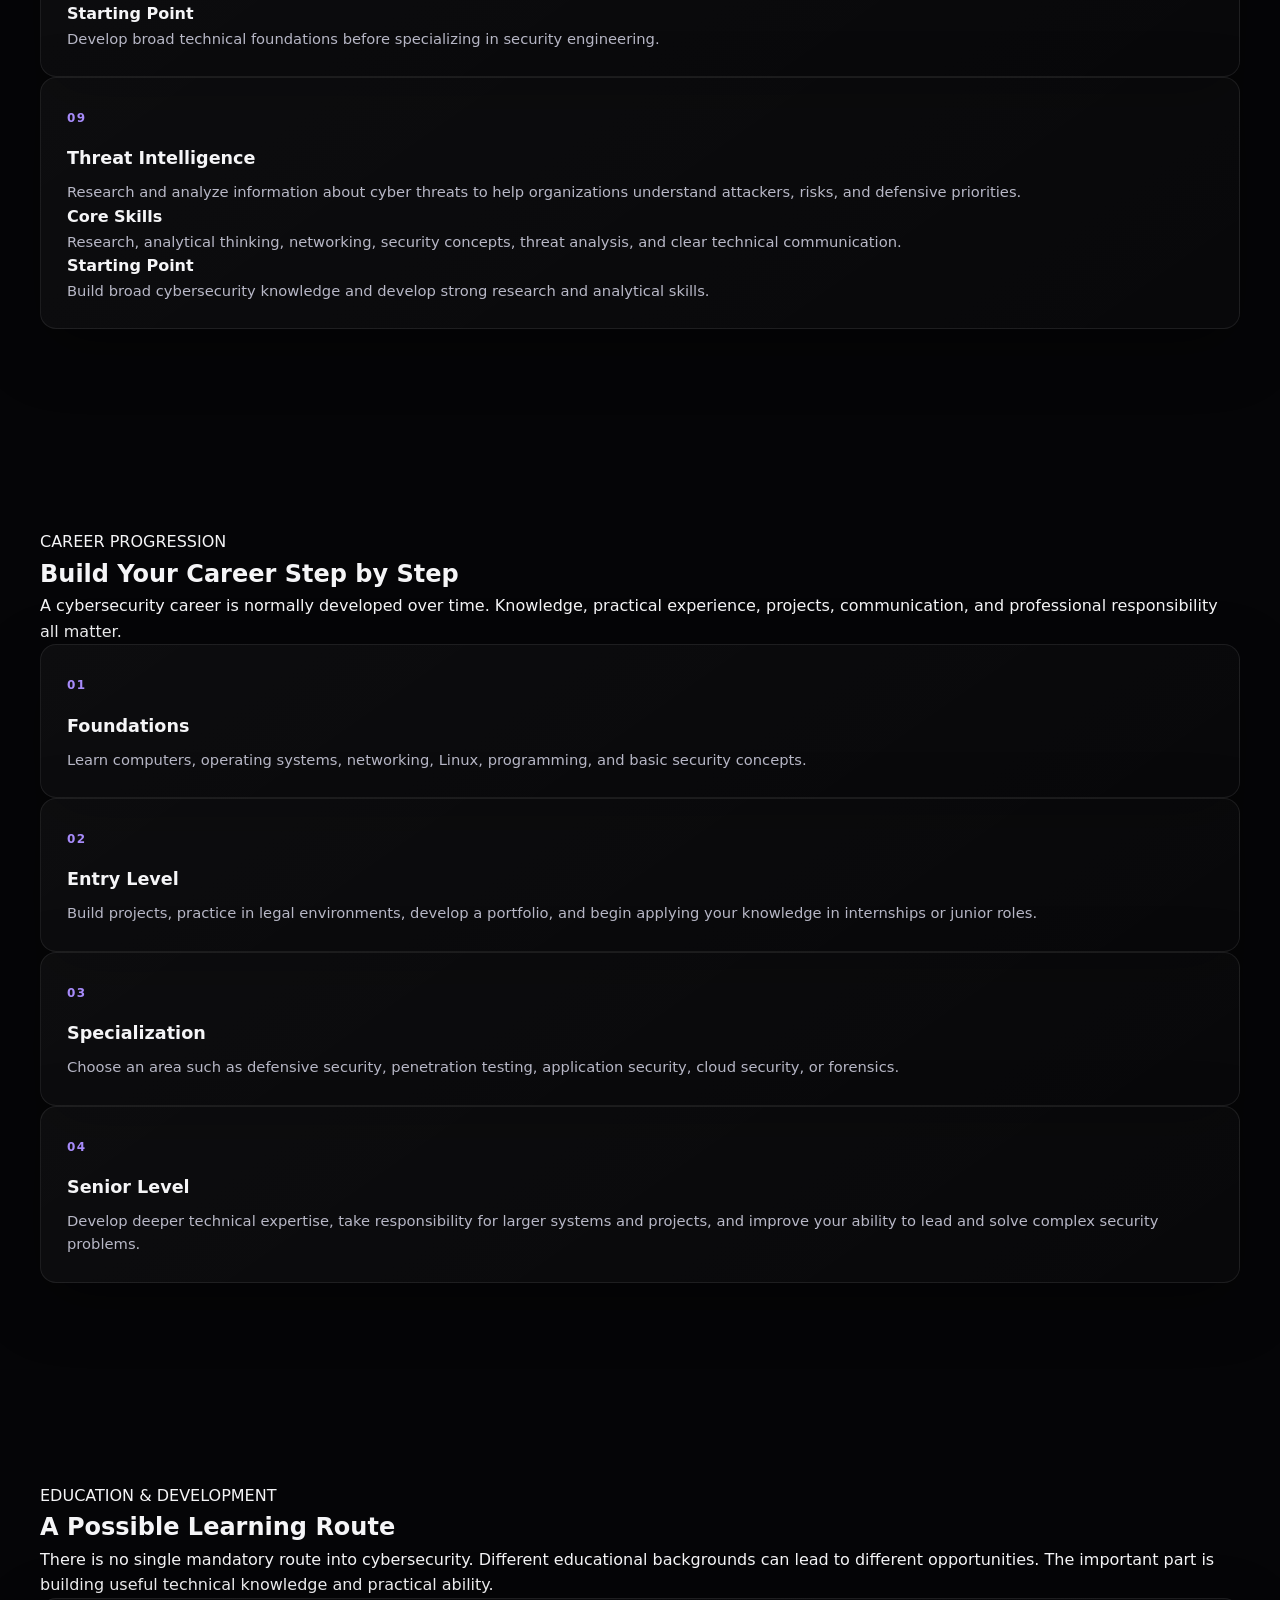
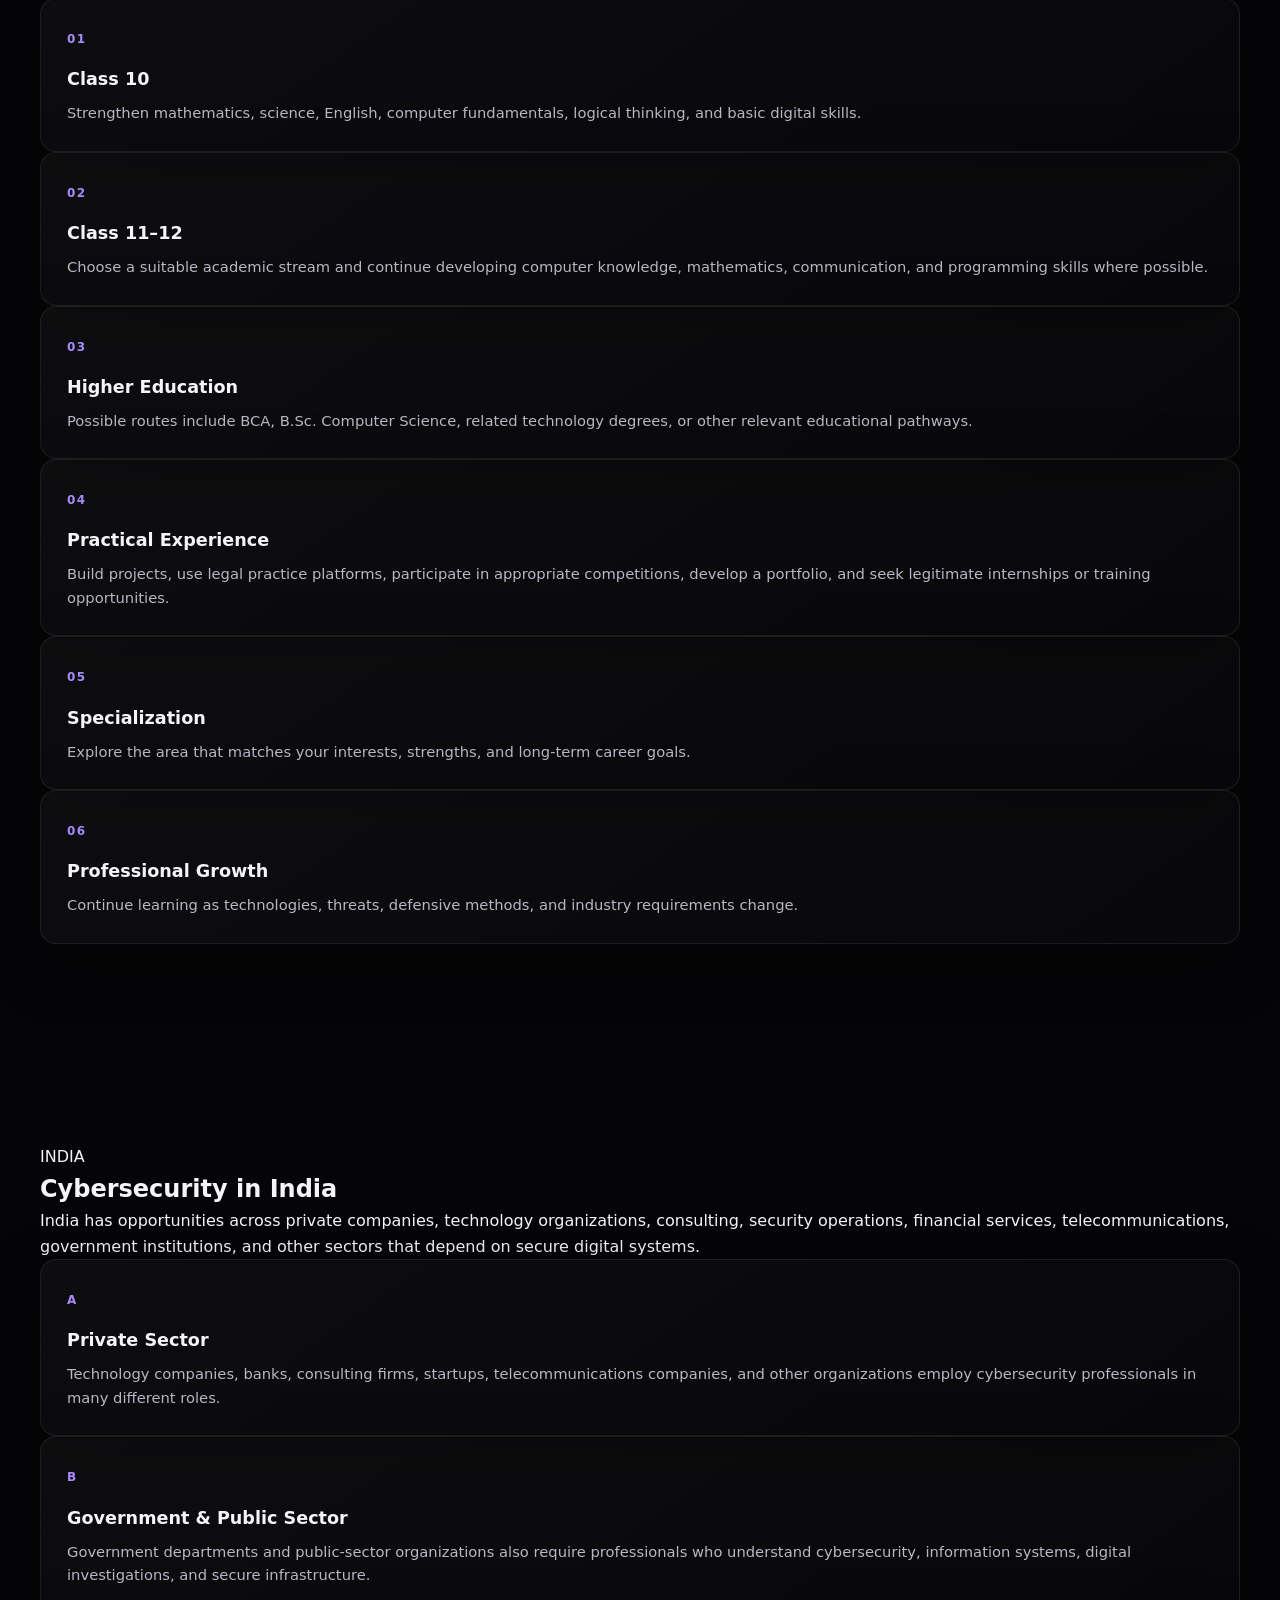
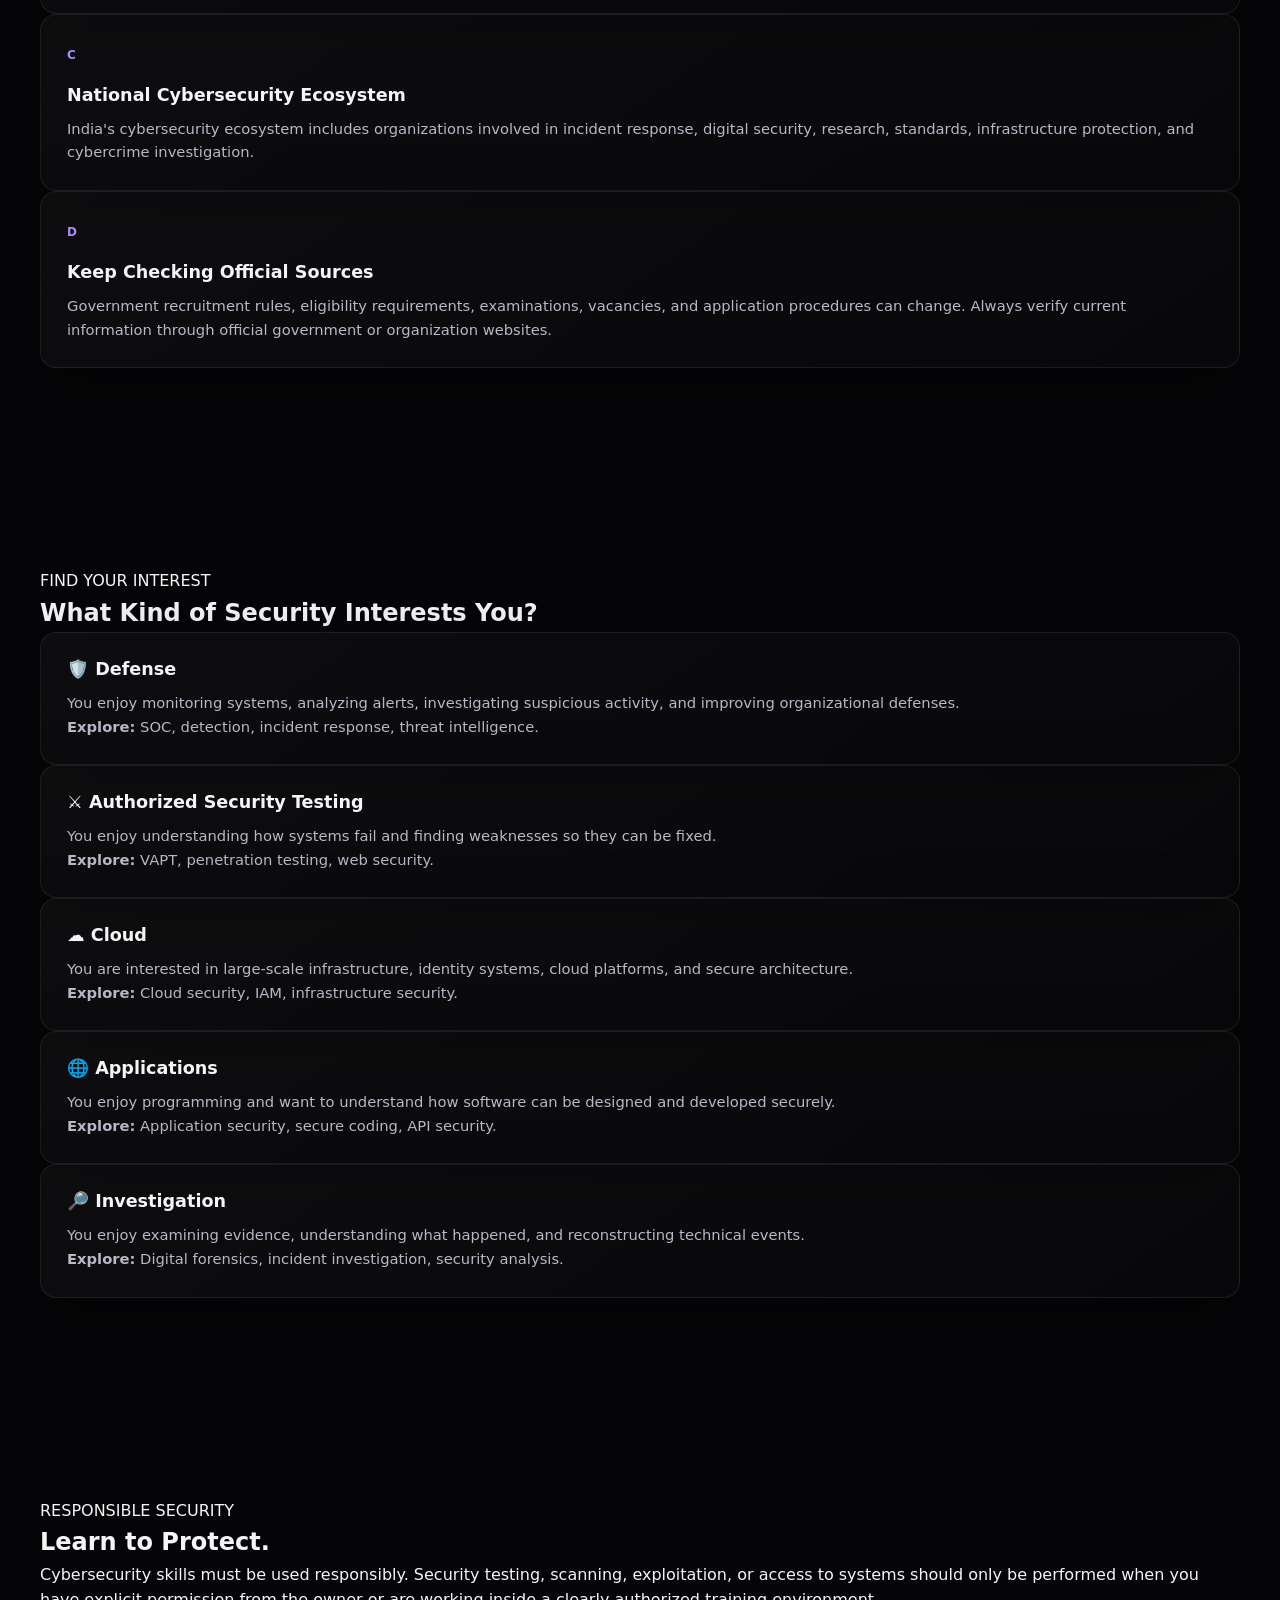
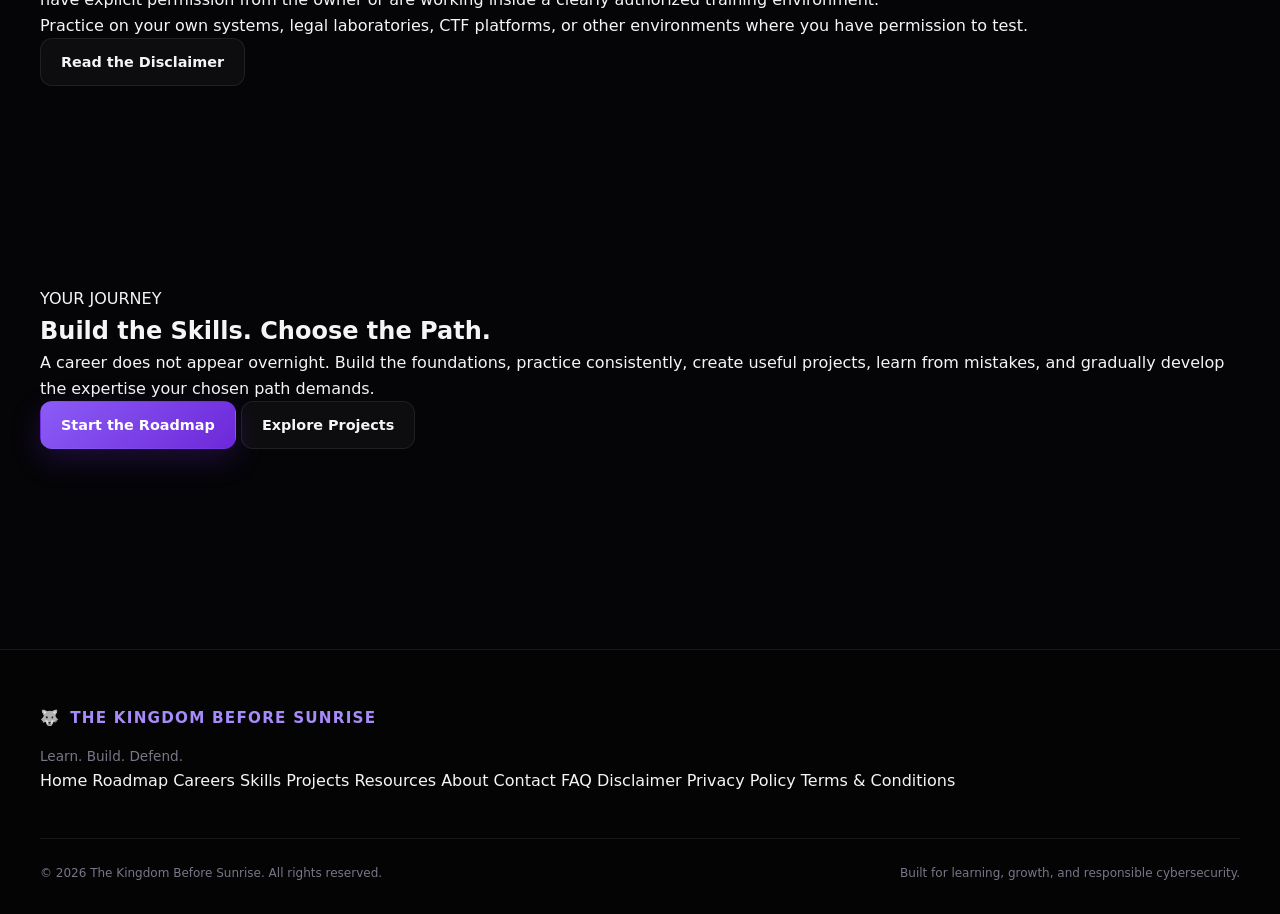
<file: pages/careers.html>
<!DOCTYPE html>
<html lang="en">
<head>
    <meta charset="UTF-8">

    <meta
        name="viewport"
        content="width=device-width, initial-scale=1.0"
    >

    <meta
        name="description"
        content="Explore cybersecurity career paths, required skills, education routes, specializations, and professional growth with The Kingdom Before Sunrise."
    >

    <meta
        name="keywords"
        content="cybersecurity careers, cybersecurity analyst, SOC analyst, VAPT, penetration testing, cloud security, digital forensics, application security"
    >

    <meta name="author" content="The Kingdom Before Sunrise">

    <title>Cybersecurity Careers | The Kingdom Before Sunrise</title>

    <link
        rel="stylesheet"
        href="../css/style.css"
    >
</head>

<body>

    <!-- =========================
         NAVIGATION
    ========================== -->

    <header class="navbar">
        <div class="nav-container">

        <div class="container nav-container">

            <a href="../index.html" class="logo">
                <span class="logo-icon">🐺</span>
                <span>THE KINGDOM BEFORE SUNRISE</span>
            </a>

            <nav class="nav-links">

                <a href="../index.html">Home</a>

                <a href="roadmap.html">Roadmap</a>

                <a href="careers.html" class="active">
                    Careers
                </a>

                <a href="skills.html">
                    Skills
                </a>

                <a href="projects.html">
                    Projects
                </a>

                <a href="resources.html">
                    Resources
                </a>

            </nav>

        </div>

        </div>
    </header>


    <!-- =========================
         HERO
    ========================== -->

    <main>

        <section class="hero">

            <div class="container hero-content">

                <p class="hero-tag">
                    CYBERSECURITY CAREERS
                </p>

                <h1>
                    FIND YOUR PATH
                    <span class="gradient-text">
                        IN CYBERSECURITY.
                    </span>
                </h1>

                <p class="hero-description">
                    Cybersecurity is not one job. It is an entire ecosystem
                    of careers built around protecting systems, investigating
                    threats, securing software, analyzing attacks, and
                    defending digital infrastructure.
                </p>

                <div class="hero-buttons">

                    <a
                        href="roadmap.html"
                        class="btn btn-primary"
                    >
                        Explore the Roadmap
                    </a>

                    <a
                        href="skills.html"
                        class="btn btn-secondary"
                    >
                        Explore Skills
                    </a>

                </div>

            </div>

        </section>


        <!-- =========================
             INTRODUCTION
        ========================== -->

        <section class="section">

            <div class="container">

                <div class="section-heading">

                    <p class="section-tag">
                        THE BIG PICTURE
                    </p>

                    <h2>
                        One Field.
                        <span class="gradient-text">
                            Many Directions.
                        </span>
                    </h2>

                    <p>
                        You do not need to decide your final cybersecurity
                        specialization on day one. Build strong foundations
                        first, explore different areas, then specialize as
                        your interests and abilities become clearer.
                    </p>

                </div>

            </div>

        </section>


        <!-- =========================
             CAREER CARDS
        ========================== -->

        <section class="section">

            <div class="container">

                <div class="section-heading">

                    <p class="section-tag">
                        CAREER PATHS
                    </p>

                    <h2>
                        Choose Your
                        <span class="gradient-text">
                            Direction
                        </span>
                    </h2>

                </div>


                <div class="cards-grid">


                    <!-- Cybersecurity Analyst -->

                    <article class="card">

                        <div class="card-number">
                            01
                        </div>

                        <h3>
                            Cybersecurity Analyst
                        </h3>

                        <p>
                            Analyze security events, investigate suspicious
                            activity, identify threats, and help organizations
                            protect their systems and information.
                        </p>

                        <h4>
                            Core Skills
                        </h4>

                        <p>
                            Networking, Linux, security fundamentals,
                            log analysis, incident response, SIEM concepts,
                            and analytical thinking.
                        </p>

                        <h4>
                            Starting Point
                        </h4>

                        <p>
                            Begin with computer fundamentals, networking,
                            Linux, and cybersecurity fundamentals.
                        </p>

                    </article>


                    <!-- SOC Analyst -->

                    <article class="card">

                        <div class="card-number">
                            02
                        </div>

                        <h3>
                            SOC Analyst
                        </h3>

                        <p>
                            Monitor security alerts and investigate events
                            inside a Security Operations Center to help detect
                            and respond to threats.
                        </p>

                        <h4>
                            Core Skills
                        </h4>

                        <p>
                            Networking, logs, SIEM, detection concepts,
                            incident response, operating systems, and
                            threat analysis.
                        </p>

                        <h4>
                            Starting Point
                        </h4>

                        <p>
                            Build strong networking and Linux knowledge,
                            followed by defensive-security practice.
                        </p>

                    </article>


                    <!-- VAPT Analyst -->

                    <article class="card">

                        <div class="card-number">
                            03
                        </div>

                        <h3>
                            VAPT Analyst
                        </h3>

                        <p>
                            Assess systems and applications for security
                            weaknesses and help organizations understand
                            and reduce their security risks.
                        </p>

                        <h4>
                            Core Skills
                        </h4>

                        <p>
                            Networking, Linux, web technologies,
                            vulnerability assessment, security testing,
                            documentation, and reporting.
                        </p>

                        <h4>
                            Starting Point
                        </h4>

                        <p>
                            Learn networking, Linux, programming, web
                            technologies, and security fundamentals before
                            moving into authorized testing environments.
                        </p>

                    </article>


                    <!-- Penetration Tester -->

                    <article class="card">

                        <div class="card-number">
                            04
                        </div>

                        <h3>
                            Penetration Tester
                        </h3>

                        <p>
                            Perform authorized security assessments to
                            identify weaknesses in systems, networks, and
                            applications.
                        </p>

                        <h4>
                            Core Skills
                        </h4>

                        <p>
                            Networking, Linux, web security, scripting,
                            vulnerability assessment, security testing,
                            and professional reporting.
                        </p>

                        <h4>
                            Starting Point
                        </h4>

                        <p>
                            Master the fundamentals first, then practice
                            through legal labs, CTFs, and systems you are
                            explicitly authorized to test.
                        </p>

                    </article>


                    <!-- Application Security -->

                    <article class="card">

                        <div class="card-number">
                            05
                        </div>

                        <h3>
                            Application Security
                        </h3>

                        <p>
                            Help developers build safer software by identifying
                            security weaknesses throughout the application
                            development lifecycle.
                        </p>

                        <h4>
                            Core Skills
                        </h4>

                        <p>
                            Programming, web development, databases,
                            authentication, secure coding, APIs, and
                            application-security principles.
                        </p>

                        <h4>
                            Starting Point
                        </h4>

                        <p>
                            Learn programming and web development alongside
                            cybersecurity fundamentals.
                        </p>

                    </article>


                    <!-- Cloud Security -->

                    <article class="card">

                        <div class="card-number">
                            06
                        </div>

                        <h3>
                            Cloud Security
                        </h3>

                        <p>
                            Protect cloud infrastructure, identities,
                            applications, data, and services from security
                            threats and misconfiguration.
                        </p>

                        <h4>
                            Core Skills
                        </h4>

                        <p>
                            Networking, Linux, cloud platforms, identity and
                            access management, security architecture, and
                            automation.
                        </p>

                        <h4>
                            Starting Point
                        </h4>

                        <p>
                            Build strong networking and Linux fundamentals,
                            then learn cloud computing and cloud-security
                            concepts.
                        </p>

                    </article>


                    <!-- Digital Forensics -->

                    <article class="card">

                        <div class="card-number">
                            07
                        </div>

                        <h3>
                            Digital Forensics
                        </h3>

                        <p>
                            Examine digital evidence and help investigate
                            security incidents, unauthorized activity, and
                            other technology-related events.
                        </p>

                        <h4>
                            Core Skills
                        </h4>

                        <p>
                            Operating systems, filesystems, networking,
                            evidence handling, log analysis, and investigative
                            reasoning.
                        </p>

                        <h4>
                            Starting Point
                        </h4>

                        <p>
                            Learn operating systems, filesystems, networking,
                            and cybersecurity fundamentals before studying
                            forensic techniques.
                        </p>

                    </article>


                    <!-- Security Engineer -->

                    <article class="card">

                        <div class="card-number">
                            08
                        </div>

                        <h3>
                            Security Engineer
                        </h3>

                        <p>
                            Design, implement, maintain, and improve security
                            technologies and controls used to protect digital
                            environments.
                        </p>

                        <h4>
                            Core Skills
                        </h4>

                        <p>
                            Networking, operating systems, cloud,
                            programming, security architecture, automation,
                            and problem solving.
                        </p>

                        <h4>
                            Starting Point
                        </h4>

                        <p>
                            Develop broad technical foundations before
                            specializing in security engineering.
                        </p>

                    </article>


                    <!-- Threat Intelligence -->

                    <article class="card">

                        <div class="card-number">
                            09
                        </div>

                        <h3>
                            Threat Intelligence
                        </h3>

                        <p>
                            Research and analyze information about cyber
                            threats to help organizations understand
                            attackers, risks, and defensive priorities.
                        </p>

                        <h4>
                            Core Skills
                        </h4>

                        <p>
                            Research, analytical thinking, networking,
                            security concepts, threat analysis, and clear
                            technical communication.
                        </p>

                        <h4>
                            Starting Point
                        </h4>

                        <p>
                            Build broad cybersecurity knowledge and develop
                            strong research and analytical skills.
                        </p>

                    </article>

                </div>

            </div>

        </section>


        <!-- =========================
             CAREER PROGRESSION
        ========================== -->

        <section class="section">

            <div class="container">

                <div class="section-heading">

                    <p class="section-tag">
                        CAREER PROGRESSION
                    </p>

                    <h2>
                        Build Your Career
                        <span class="gradient-text">
                            Step by Step
                        </span>
                    </h2>

                    <p>
                        A cybersecurity career is normally developed over
                        time. Knowledge, practical experience, projects,
                        communication, and professional responsibility all
                        matter.
                    </p>

                </div>


                <div class="cards-grid">


                    <article class="card">

                        <div class="card-number">
                            01
                        </div>

                        <h3>
                            Foundations
                        </h3>

                        <p>
                            Learn computers, operating systems, networking,
                            Linux, programming, and basic security concepts.
                        </p>

                    </article>


                    <article class="card">

                        <div class="card-number">
                            02
                        </div>

                        <h3>
                            Entry Level
                        </h3>

                        <p>
                            Build projects, practice in legal environments,
                            develop a portfolio, and begin applying your
                            knowledge in internships or junior roles.
                        </p>

                    </article>


                    <article class="card">

                        <div class="card-number">
                            03
                        </div>

                        <h3>
                            Specialization
                        </h3>

                        <p>
                            Choose an area such as defensive security,
                            penetration testing, application security,
                            cloud security, or forensics.
                        </p>

                    </article>


                    <article class="card">

                        <div class="card-number">
                            04
                        </div>

                        <h3>
                            Senior Level
                        </h3>

                        <p>
                            Develop deeper technical expertise, take
                            responsibility for larger systems and projects,
                            and improve your ability to lead and solve
                            complex security problems.
                        </p>

                    </article>

                </div>

            </div>

        </section>


        <!-- =========================
             EDUCATION PATH
        ========================== -->

        <section class="section">

            <div class="container">

                <div class="section-heading">

                    <p class="section-tag">
                        EDUCATION & DEVELOPMENT
                    </p>

                    <h2>
                        A Possible
                        <span class="gradient-text">
                            Learning Route
                        </span>
                    </h2>

                    <p>
                        There is no single mandatory route into cybersecurity.
                        Different educational backgrounds can lead to different
                        opportunities. The important part is building useful
                        technical knowledge and practical ability.
                    </p>

                </div>


                <div class="cards-grid">


                    <article class="card">

                        <div class="card-number">
                            01
                        </div>

                        <h3>
                            Class 10
                        </h3>

                        <p>
                            Strengthen mathematics, science, English,
                            computer fundamentals, logical thinking, and
                            basic digital skills.
                        </p>

                    </article>


                    <article class="card">

                        <div class="card-number">
                            02
                        </div>

                        <h3>
                            Class 11–12
                        </h3>

                        <p>
                            Choose a suitable academic stream and continue
                            developing computer knowledge, mathematics,
                            communication, and programming skills where
                            possible.
                        </p>

                    </article>


                    <article class="card">

                        <div class="card-number">
                            03
                        </div>

                        <h3>
                            Higher Education
                        </h3>

                        <p>
                            Possible routes include BCA, B.Sc. Computer
                            Science, related technology degrees, or other
                            relevant educational pathways.
                        </p>

                    </article>


                    <article class="card">

                        <div class="card-number">
                            04
                        </div>

                        <h3>
                            Practical Experience
                        </h3>

                        <p>
                            Build projects, use legal practice platforms,
                            participate in appropriate competitions,
                            develop a portfolio, and seek legitimate
                            internships or training opportunities.
                        </p>

                    </article>


                    <article class="card">

                        <div class="card-number">
                            05
                        </div>

                        <h3>
                            Specialization
                        </h3>

                        <p>
                            Explore the area that matches your interests,
                            strengths, and long-term career goals.
                        </p>

                    </article>


                    <article class="card">

                        <div class="card-number">
                            06
                        </div>

                        <h3>
                            Professional Growth
                        </h3>

                        <p>
                            Continue learning as technologies, threats,
                            defensive methods, and industry requirements
                            change.
                        </p>

                    </article>

                </div>

            </div>

        </section>


        <!-- =========================
             INDIA CAREER SECTION
        ========================== -->

        <section class="section">

            <div class="container">

                <div class="section-heading">

                    <p class="section-tag">
                        INDIA
                    </p>

                    <h2>
                        Cybersecurity
                        <span class="gradient-text">
                            in India
                        </span>
                    </h2>

                    <p>
                        India has opportunities across private companies,
                        technology organizations, consulting, security
                        operations, financial services, telecommunications,
                        government institutions, and other sectors that
                        depend on secure digital systems.
                    </p>

                </div>


                <div class="cards-grid">


                    <article class="card">

                        <div class="card-number">
                            A
                        </div>

                        <h3>
                            Private Sector
                        </h3>

                        <p>
                            Technology companies, banks, consulting firms,
                            startups, telecommunications companies, and
                            other organizations employ cybersecurity
                            professionals in many different roles.
                        </p>

                    </article>


                    <article class="card">

                        <div class="card-number">
                            B
                        </div>

                        <h3>
                            Government & Public Sector
                        </h3>

                        <p>
                            Government departments and public-sector
                            organizations also require professionals who
                            understand cybersecurity, information systems,
                            digital investigations, and secure infrastructure.
                        </p>

                    </article>


                    <article class="card">

                        <div class="card-number">
                            C
                        </div>

                        <h3>
                            National Cybersecurity Ecosystem
                        </h3>

                        <p>
                            India's cybersecurity ecosystem includes
                            organizations involved in incident response,
                            digital security, research, standards,
                            infrastructure protection, and cybercrime
                            investigation.
                        </p>

                    </article>


                    <article class="card">

                        <div class="card-number">
                            D
                        </div>

                        <h3>
                            Keep Checking Official Sources
                        </h3>

                        <p>
                            Government recruitment rules, eligibility
                            requirements, examinations, vacancies, and
                            application procedures can change. Always verify
                            current information through official government
                            or organization websites.
                        </p>

                    </article>

                </div>

            </div>

        </section>


        <!-- =========================
             CHOOSE BY INTEREST
        ========================== -->

        <section class="section">

            <div class="container">

                <div class="section-heading">

                    <p class="section-tag">
                        FIND YOUR INTEREST
                    </p>

                    <h2>
                        What Kind of Security
                        <span class="gradient-text">
                            Interests You?
                        </span>
                    </h2>

                </div>


                <div class="cards-grid">


                    <article class="card">

                        <h3>
                            🛡️ Defense
                        </h3>

                        <p>
                            You enjoy monitoring systems, analyzing alerts,
                            investigating suspicious activity, and improving
                            organizational defenses.
                        </p>

                        <p>
                            <strong>Explore:</strong>
                            SOC, detection, incident response, threat
                            intelligence.
                        </p>

                    </article>


                    <article class="card">

                        <h3>
                            ⚔️ Authorized Security Testing
                        </h3>

                        <p>
                            You enjoy understanding how systems fail and
                            finding weaknesses so they can be fixed.
                        </p>

                        <p>
                            <strong>Explore:</strong>
                            VAPT, penetration testing, web security.
                        </p>

                    </article>


                    <article class="card">

                        <h3>
                            ☁️ Cloud
                        </h3>

                        <p>
                            You are interested in large-scale infrastructure,
                            identity systems, cloud platforms, and secure
                            architecture.
                        </p>

                        <p>
                            <strong>Explore:</strong>
                            Cloud security, IAM, infrastructure security.
                        </p>

                    </article>


                    <article class="card">

                        <h3>
                            🌐 Applications
                        </h3>

                        <p>
                            You enjoy programming and want to understand how
                            software can be designed and developed securely.
                        </p>

                        <p>
                            <strong>Explore:</strong>
                            Application security, secure coding, API security.
                        </p>

                    </article>


                    <article class="card">

                        <h3>
                            🔎 Investigation
                        </h3>

                        <p>
                            You enjoy examining evidence, understanding what
                            happened, and reconstructing technical events.
                        </p>

                        <p>
                            <strong>Explore:</strong>
                            Digital forensics, incident investigation,
                            security analysis.
                        </p>

                    </article>

                </div>

            </div>

        </section>


        <!-- =========================
             IMPORTANT LEGAL NOTICE
        ========================== -->

        <section class="section">

            <div class="container">

                <div class="hero-card">

                    <p class="section-tag">
                        RESPONSIBLE SECURITY
                    </p>

                    <h2>
                        Learn to
                        <span class="gradient-text">
                            Protect.
                        </span>
                    </h2>

                    <p>
                        Cybersecurity skills must be used responsibly.
                        Security testing, scanning, exploitation, or access
                        to systems should only be performed when you have
                        explicit permission from the owner or are working
                        inside a clearly authorized training environment.
                    </p>

                    <p>
                        Practice on your own systems, legal laboratories,
                        CTF platforms, or other environments where you have
                        permission to test.
                    </p>

                    <a
                        href="disclaimer.html"
                        class="btn btn-secondary"
                    >
                        Read the Disclaimer
                    </a>

                </div>

            </div>

        </section>


        <!-- =========================
             FINAL CTA
        ========================== -->

        <section class="section final-cta">

            <div class="container">

                <div class="section-heading">

                    <p class="section-tag">
                        YOUR JOURNEY
                    </p>

                    <h2>
                        Build the Skills.
                        <span class="gradient-text">
                            Choose the Path.
                        </span>
                    </h2>

                    <p>
                        A career does not appear overnight. Build the
                        foundations, practice consistently, create useful
                        projects, learn from mistakes, and gradually develop
                        the expertise your chosen path demands.
                    </p>

                    <div class="hero-buttons">

                        <a
                            href="roadmap.html"
                            class="btn btn-primary"
                        >
                            Start the Roadmap
                        </a>

                        <a
                            href="projects.html"
                            class="btn btn-secondary"
                        >
                            Explore Projects
                        </a>

                    </div>

                </div>

            </div>

        </section>

    </main>


    <!-- =========================
         FOOTER
    ========================== -->

    <footer class="footer">

        <div class="container footer-content">

            <div class="footer-brand">

                <div class="logo">
                    <span class="logo-icon">🐺</span>
                    <span>
                        THE KINGDOM BEFORE SUNRISE
                    </span>
                </div>

                <p>
                    Learn. Build. Defend.
                </p>

            </div>


            <div class="footer-links">

                <a href="../index.html">
                    Home
                </a>

                <a href="roadmap.html">
                    Roadmap
                </a>

                <a href="careers.html">
                    Careers
                </a>

                <a href="skills.html">
                    Skills
                </a>

                <a href="projects.html">
                    Projects
                </a>

                <a href="resources.html">
                    Resources
                </a>

                <a href="about.html">
                    About
                </a>

                <a href="contact.html">
                    Contact
                </a>

                <a href="faq.html">
                    FAQ
                </a>

                <a href="disclaimer.html">
                    Disclaimer
                </a>

                <a href="privacy.html">
                    Privacy Policy
                </a>

                <a href="terms.html">
                    Terms & Conditions
                </a>

            </div>


            <div class="footer-bottom">

                <p>
                    © 2026 The Kingdom Before Sunrise.
                    All rights reserved.
                </p>

                <p>
                    Built for learning, growth, and responsible cybersecurity.
                </p>

            </div>

        </div>

    </footer>


    <!-- =========================
         JAVASCRIPT
    ========================== -->

    <script src="../js/main.js"></script>

</body>
</html>
</file>
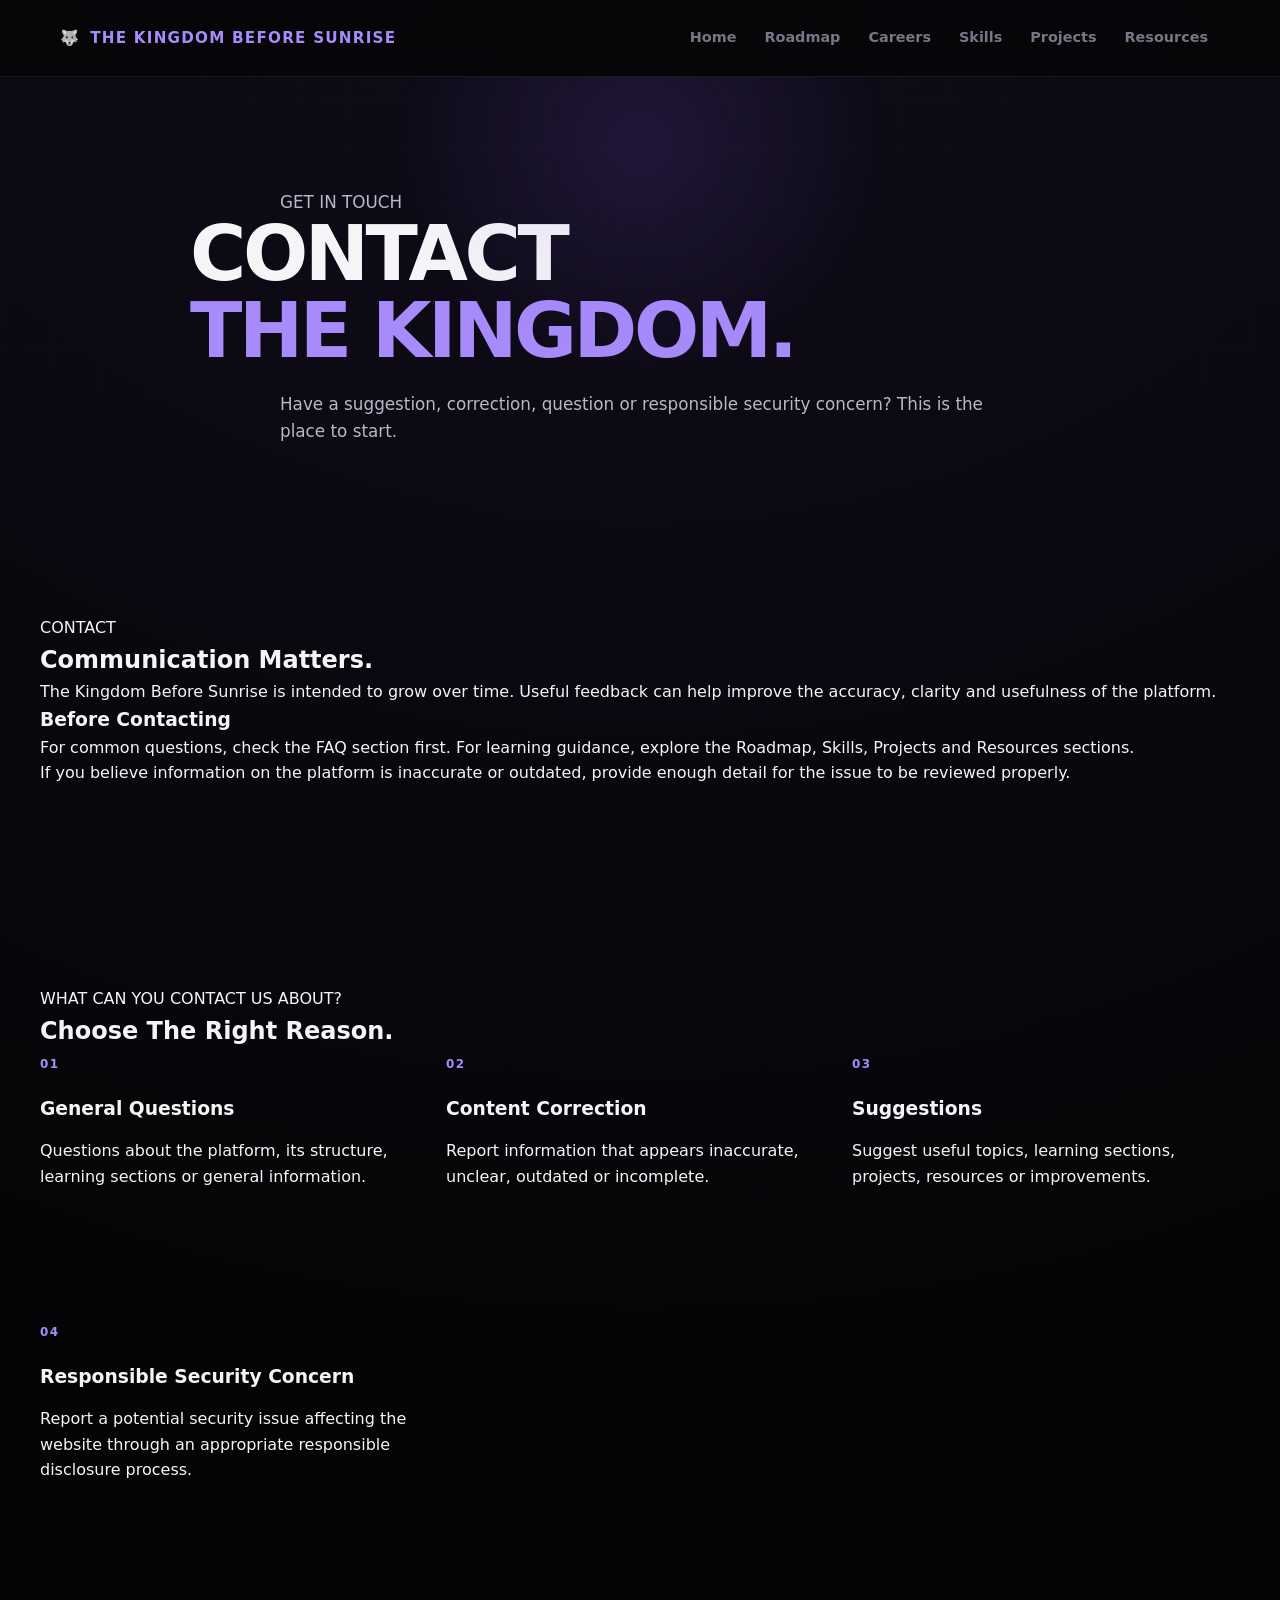
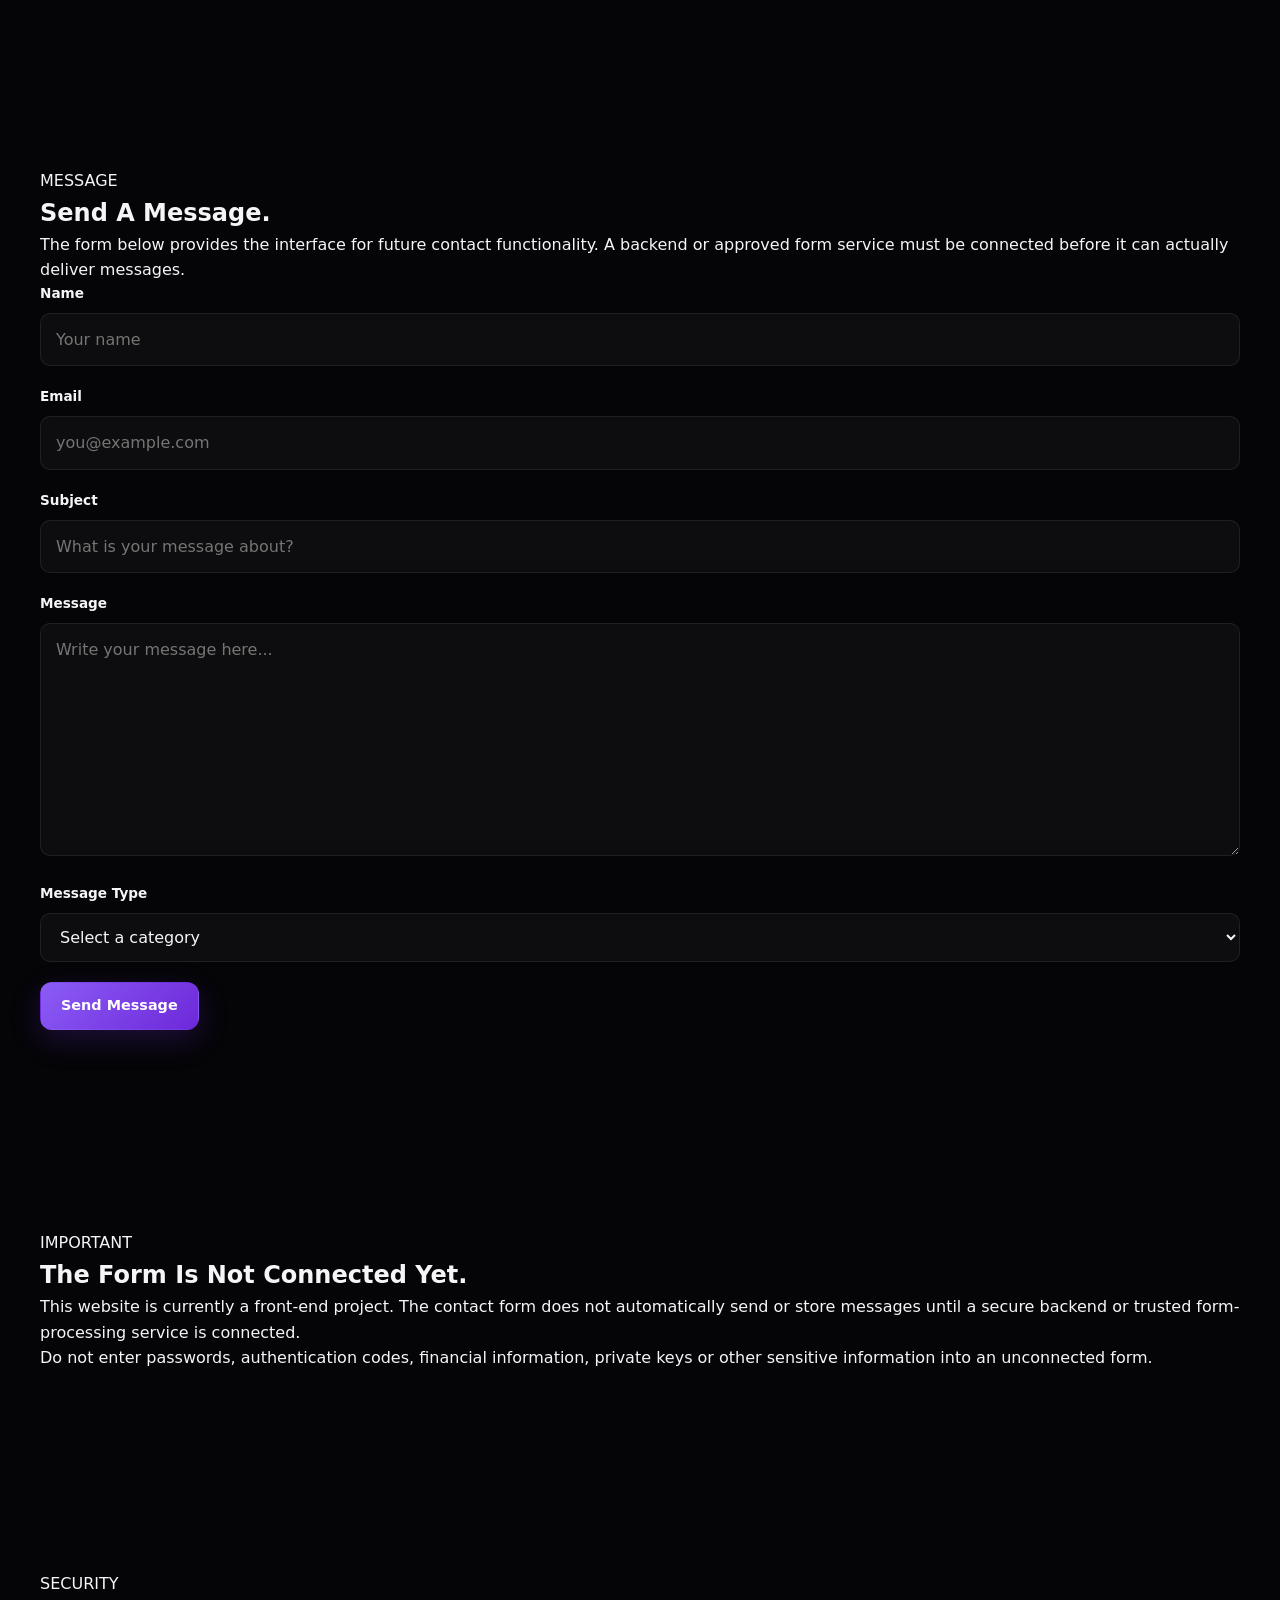
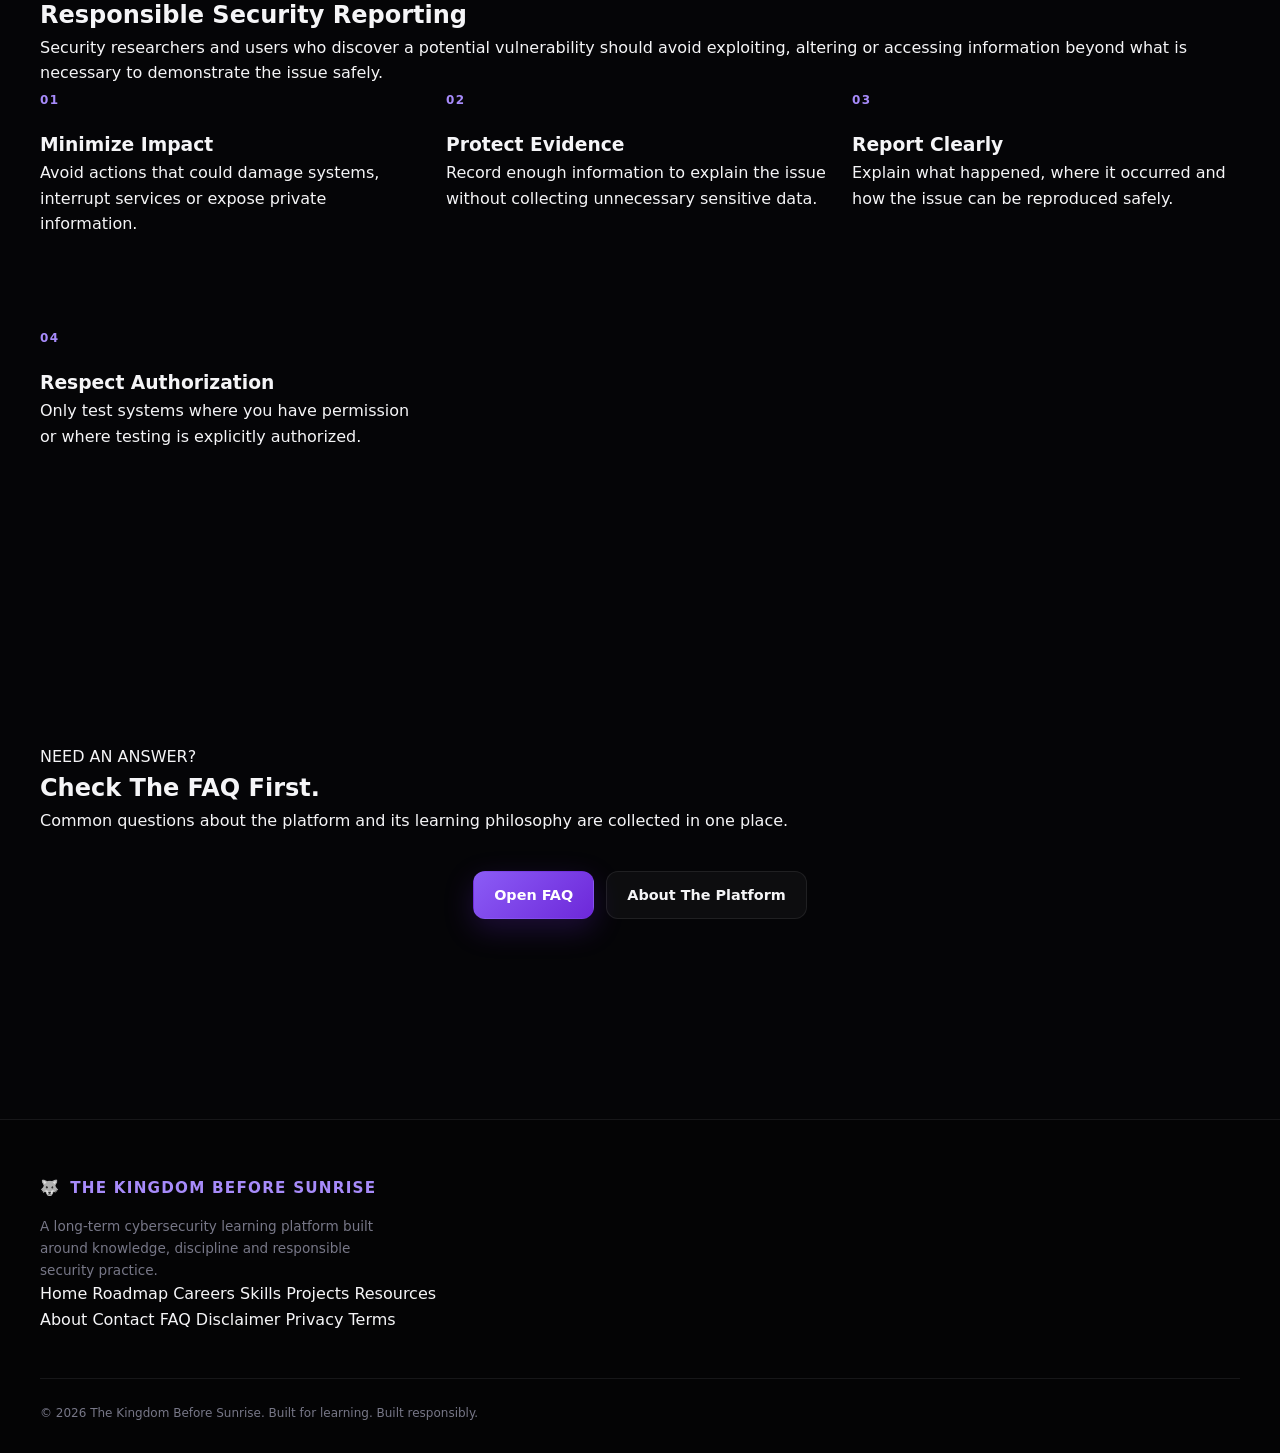
<file: pages/contact.html>
<!DOCTYPE html>
<html lang="en">
<head>
    <meta charset="UTF-8">

    <meta
        name="viewport"
        content="width=device-width, initial-scale=1.0"
    >

    <meta
        name="description"
        content="Contact The Kingdom Before Sunrise. Get in touch regarding the cybersecurity learning platform, content, suggestions, corrections and responsible security concerns."
    >

    <meta
        name="keywords"
        content="contact cybersecurity platform, The Kingdom Before Sunrise, cybersecurity learning"
    >

    <meta
        name="author"
        content="The Kingdom Before Sunrise"
    >

    <title>Contact | The Kingdom Before Sunrise</title>

    <link rel="stylesheet" href="../css/style.css">
</head>

<body>

    <!-- =========================
         NAVIGATION
    ========================== -->

    <header class="navbar">
        <div class="nav-container">

        <div class="container nav-container">

            <a href="../index.html" class="logo">

                <span class="logo-icon">🐺</span>

                <span>
                    THE KINGDOM BEFORE SUNRISE
                </span>

            </a>


            <nav class="nav-links">

                <a href="../index.html">
                    Home
                </a>

                <a href="roadmap.html">
                    Roadmap
                </a>

                <a href="careers.html">
                    Careers
                </a>

                <a href="skills.html">
                    Skills
                </a>

                <a href="projects.html">
                    Projects
                </a>

                <a href="resources.html">
                    Resources
                </a>

            </nav>

        </div>

        </div>
    </header>


    <!-- =========================
         HERO
    ========================== -->

    <main>

        <section class="hero page-hero">

            <div class="container">

                <p class="eyebrow">
                    GET IN TOUCH
                </p>

                <h1>
                    CONTACT<br>
                    <span>THE KINGDOM.</span>
                </h1>

                <p class="hero-description">
                    Have a suggestion, correction, question or responsible
                    security concern? This is the place to start.
                </p>

            </div>

        </section>


        <!-- =========================
             INTRO
        ========================== -->

        <section class="section">

            <div class="container">

                <div class="section-heading">

                    <p class="eyebrow">
                        CONTACT
                    </p>

                    <h2>
                        Communication Matters.
                    </h2>

                    <p>
                        The Kingdom Before Sunrise is intended to grow over
                        time. Useful feedback can help improve the accuracy,
                        clarity and usefulness of the platform.
                    </p>

                </div>


                <div class="info-card">

                    <h3>
                        Before Contacting
                    </h3>

                    <p>
                        For common questions, check the FAQ section first.
                        For learning guidance, explore the Roadmap, Skills,
                        Projects and Resources sections.
                    </p>

                    <p>
                        If you believe information on the platform is
                        inaccurate or outdated, provide enough detail for
                        the issue to be reviewed properly.
                    </p>

                </div>

            </div>

        </section>


        <!-- =========================
             CONTACT REASONS
        ========================== -->

        <section class="section section-dark">

            <div class="container">

                <div class="section-heading">

                    <p class="eyebrow">
                        WHAT CAN YOU CONTACT US ABOUT?
                    </p>

                    <h2>
                        Choose The Right Reason.
                    </h2>

                </div>


                <div class="career-grid">

                    <article class="career-card">

                        <span class="card-number">
                            01
                        </span>

                        <h3>
                            General Questions
                        </h3>

                        <p>
                            Questions about the platform, its structure,
                            learning sections or general information.
                        </p>

                    </article>


                    <article class="career-card">

                        <span class="card-number">
                            02
                        </span>

                        <h3>
                            Content Correction
                        </h3>

                        <p>
                            Report information that appears inaccurate,
                            unclear, outdated or incomplete.
                        </p>

                    </article>


                    <article class="career-card">

                        <span class="card-number">
                            03
                        </span>

                        <h3>
                            Suggestions
                        </h3>

                        <p>
                            Suggest useful topics, learning sections,
                            projects, resources or improvements.
                        </p>

                    </article>


                    <article class="career-card">

                        <span class="card-number">
                            04
                        </span>

                        <h3>
                            Responsible Security Concern
                        </h3>

                        <p>
                            Report a potential security issue affecting
                            the website through an appropriate responsible
                            disclosure process.
                        </p>

                    </article>

                </div>

            </div>

        </section>


        <!-- =========================
             CONTACT FORM
        ========================== -->

        <section class="section">

            <div class="container">

                <div class="section-heading">

                    <p class="eyebrow">
                        MESSAGE
                    </p>

                    <h2>
                        Send A Message.
                    </h2>

                    <p>
                        The form below provides the interface for future
                        contact functionality. A backend or approved form
                        service must be connected before it can actually
                        deliver messages.
                    </p>

                </div>


                <div class="info-card">

                    <form
                        action="#"
                        method="post"
                        class="contact-form"
                    >

                        <div class="form-group">

                            <label for="name">
                                Name
                            </label>

                            <input
                                type="text"
                                id="name"
                                name="name"
                                placeholder="Your name"
                                autocomplete="name"
                                required
                            >

                        </div>


                        <div class="form-group">

                            <label for="email">
                                Email
                            </label>

                            <input
                                type="email"
                                id="email"
                                name="email"
                                placeholder="you@example.com"
                                autocomplete="email"
                                required
                            >

                        </div>


                        <div class="form-group">

                            <label for="subject">
                                Subject
                            </label>

                            <input
                                type="text"
                                id="subject"
                                name="subject"
                                placeholder="What is your message about?"
                                required
                            >

                        </div>


                        <div class="form-group">

                            <label for="message">
                                Message
                            </label>

                            <textarea
                                id="message"
                                name="message"
                                rows="8"
                                placeholder="Write your message here..."
                                required
                            ></textarea>

                        </div>


                        <div class="form-group">

                            <label for="reason">
                                Message Type
                            </label>

                            <select
                                id="reason"
                                name="reason"
                            >

                                <option value="">
                                    Select a category
                                </option>

                                <option value="general">
                                    General Question
                                </option>

                                <option value="correction">
                                    Content Correction
                                </option>

                                <option value="suggestion">
                                    Suggestion
                                </option>

                                <option value="security">
                                    Security Concern
                                </option>

                                <option value="other">
                                    Other
                                </option>

                            </select>

                        </div>


                        <button
                            type="submit"
                            class="btn btn-primary"
                        >
                            Send Message
                        </button>

                    </form>

                </div>

            </div>

        </section>


        <!-- =========================
             IMPORTANT NOTICE
        ========================== -->

        <section class="section section-dark">

            <div class="container">

                <div class="info-card">

                    <p class="eyebrow">
                        IMPORTANT
                    </p>

                    <h2>
                        The Form Is Not Connected Yet.
                    </h2>

                    <p>
                        This website is currently a front-end project.
                        The contact form does not automatically send or
                        store messages until a secure backend or trusted
                        form-processing service is connected.
                    </p>

                    <p>
                        Do not enter passwords, authentication codes,
                        financial information, private keys or other
                        sensitive information into an unconnected form.
                    </p>

                </div>

            </div>

        </section>


        <!-- =========================
             SECURITY REPORTING
        ========================== -->

        <section class="section">

            <div class="container">

                <div class="section-heading">

                    <p class="eyebrow">
                        SECURITY
                    </p>

                    <h2>
                        Responsible Security Reporting
                    </h2>

                    <p>
                        Security researchers and users who discover a
                        potential vulnerability should avoid exploiting,
                        altering or accessing information beyond what is
                        necessary to demonstrate the issue safely.
                    </p>

                </div>


                <div class="roadmap-grid">

                    <article class="roadmap-card">

                        <span class="card-number">
                            01
                        </span>

                        <h3>
                            Minimize Impact
                        </h3>

                        <p>
                            Avoid actions that could damage systems,
                            interrupt services or expose private information.
                        </p>

                    </article>


                    <article class="roadmap-card">

                        <span class="card-number">
                            02
                        </span>

                        <h3>
                            Protect Evidence
                        </h3>

                        <p>
                            Record enough information to explain the issue
                            without collecting unnecessary sensitive data.
                        </p>

                    </article>


                    <article class="roadmap-card">

                        <span class="card-number">
                            03
                        </span>

                        <h3>
                            Report Clearly
                        </h3>

                        <p>
                            Explain what happened, where it occurred and
                            how the issue can be reproduced safely.
                        </p>

                    </article>


                    <article class="roadmap-card">

                        <span class="card-number">
                            04
                        </span>

                        <h3>
                            Respect Authorization
                        </h3>

                        <p>
                            Only test systems where you have permission
                            or where testing is explicitly authorized.
                        </p>

                    </article>

                </div>

            </div>

        </section>


        <!-- =========================
             FAQ LINK
        ========================== -->

        <section class="section section-dark final-cta">

            <div class="container">

                <p class="eyebrow">
                    NEED AN ANSWER?
                </p>

                <h2>
                    Check The FAQ First.
                </h2>

                <p>
                    Common questions about the platform and its learning
                    philosophy are collected in one place.
                </p>

                <div class="hero-actions">

                    <a
                        href="faq.html"
                        class="btn btn-primary"
                    >
                        Open FAQ
                    </a>

                    <a
                        href="about.html"
                        class="btn btn-secondary"
                    >
                        About The Platform
                    </a>

                </div>

            </div>

        </section>

    </main>


    <!-- =========================
         FOOTER
    ========================== -->

    <footer class="footer">

        <div class="container footer-container">

            <div class="footer-brand">

                <div class="logo">

                    <span class="logo-icon">
                        🐺
                    </span>

                    <span>
                        THE KINGDOM BEFORE SUNRISE
                    </span>

                </div>

                <p>
                    A long-term cybersecurity learning platform
                    built around knowledge, discipline and responsible
                    security practice.
                </p>

            </div>


            <div class="footer-links">

                <a href="../index.html">
                    Home
                </a>

                <a href="roadmap.html">
                    Roadmap
                </a>

                <a href="careers.html">
                    Careers
                </a>

                <a href="skills.html">
                    Skills
                </a>

                <a href="projects.html">
                    Projects
                </a>

                <a href="resources.html">
                    Resources
                </a>

            </div>


            <div class="footer-links">

                <a href="about.html">
                    About
                </a>

                <a href="contact.html">
                    Contact
                </a>

                <a href="faq.html">
                    FAQ
                </a>

                <a href="disclaimer.html">
                    Disclaimer
                </a>

                <a href="privacy.html">
                    Privacy
                </a>

                <a href="terms.html">
                    Terms
                </a>

            </div>

        </div>


        <div class="container footer-bottom">

            <p>
                © 2026 The Kingdom Before Sunrise.
                Built for learning. Built responsibly.
            </p>

        </div>

    </footer>


    <!-- =========================
         JAVASCRIPT
    ========================== -->

    <script src="../js/main.js"></script>

</body>
</html>
</file>
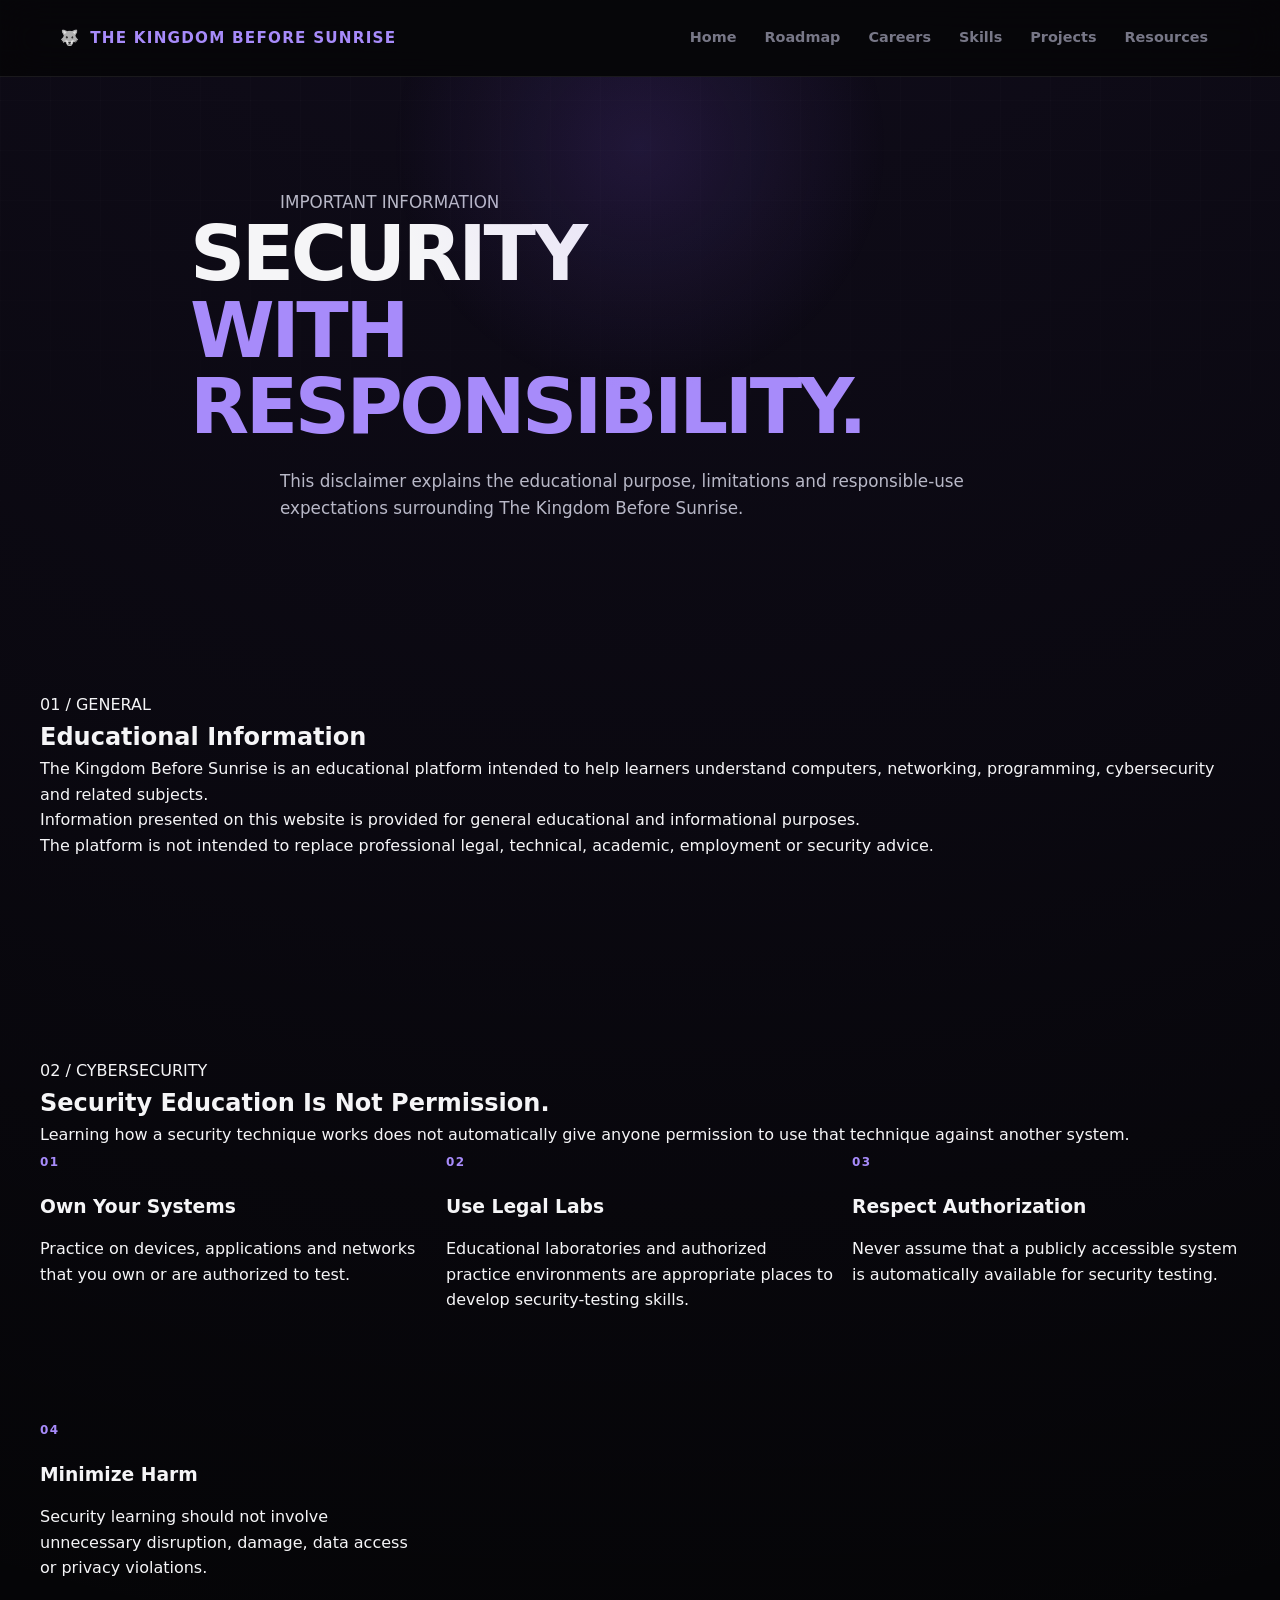
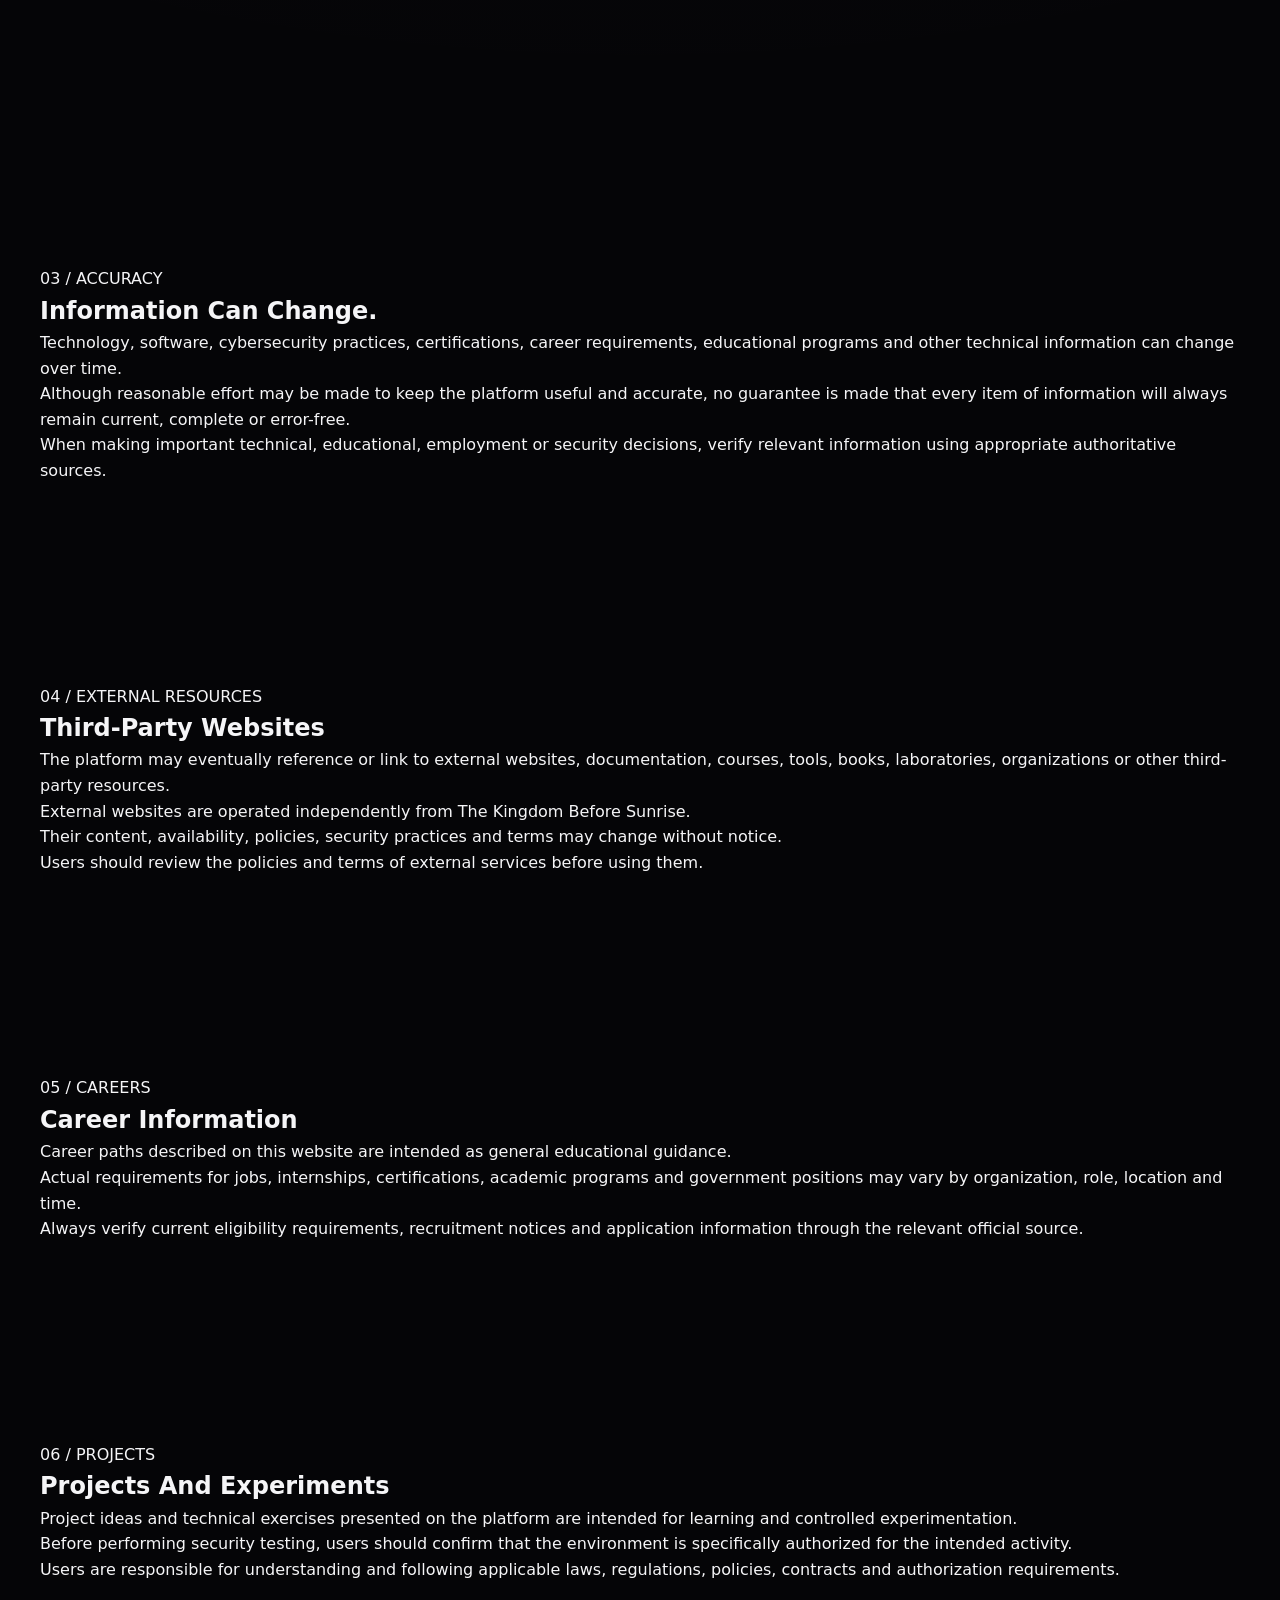
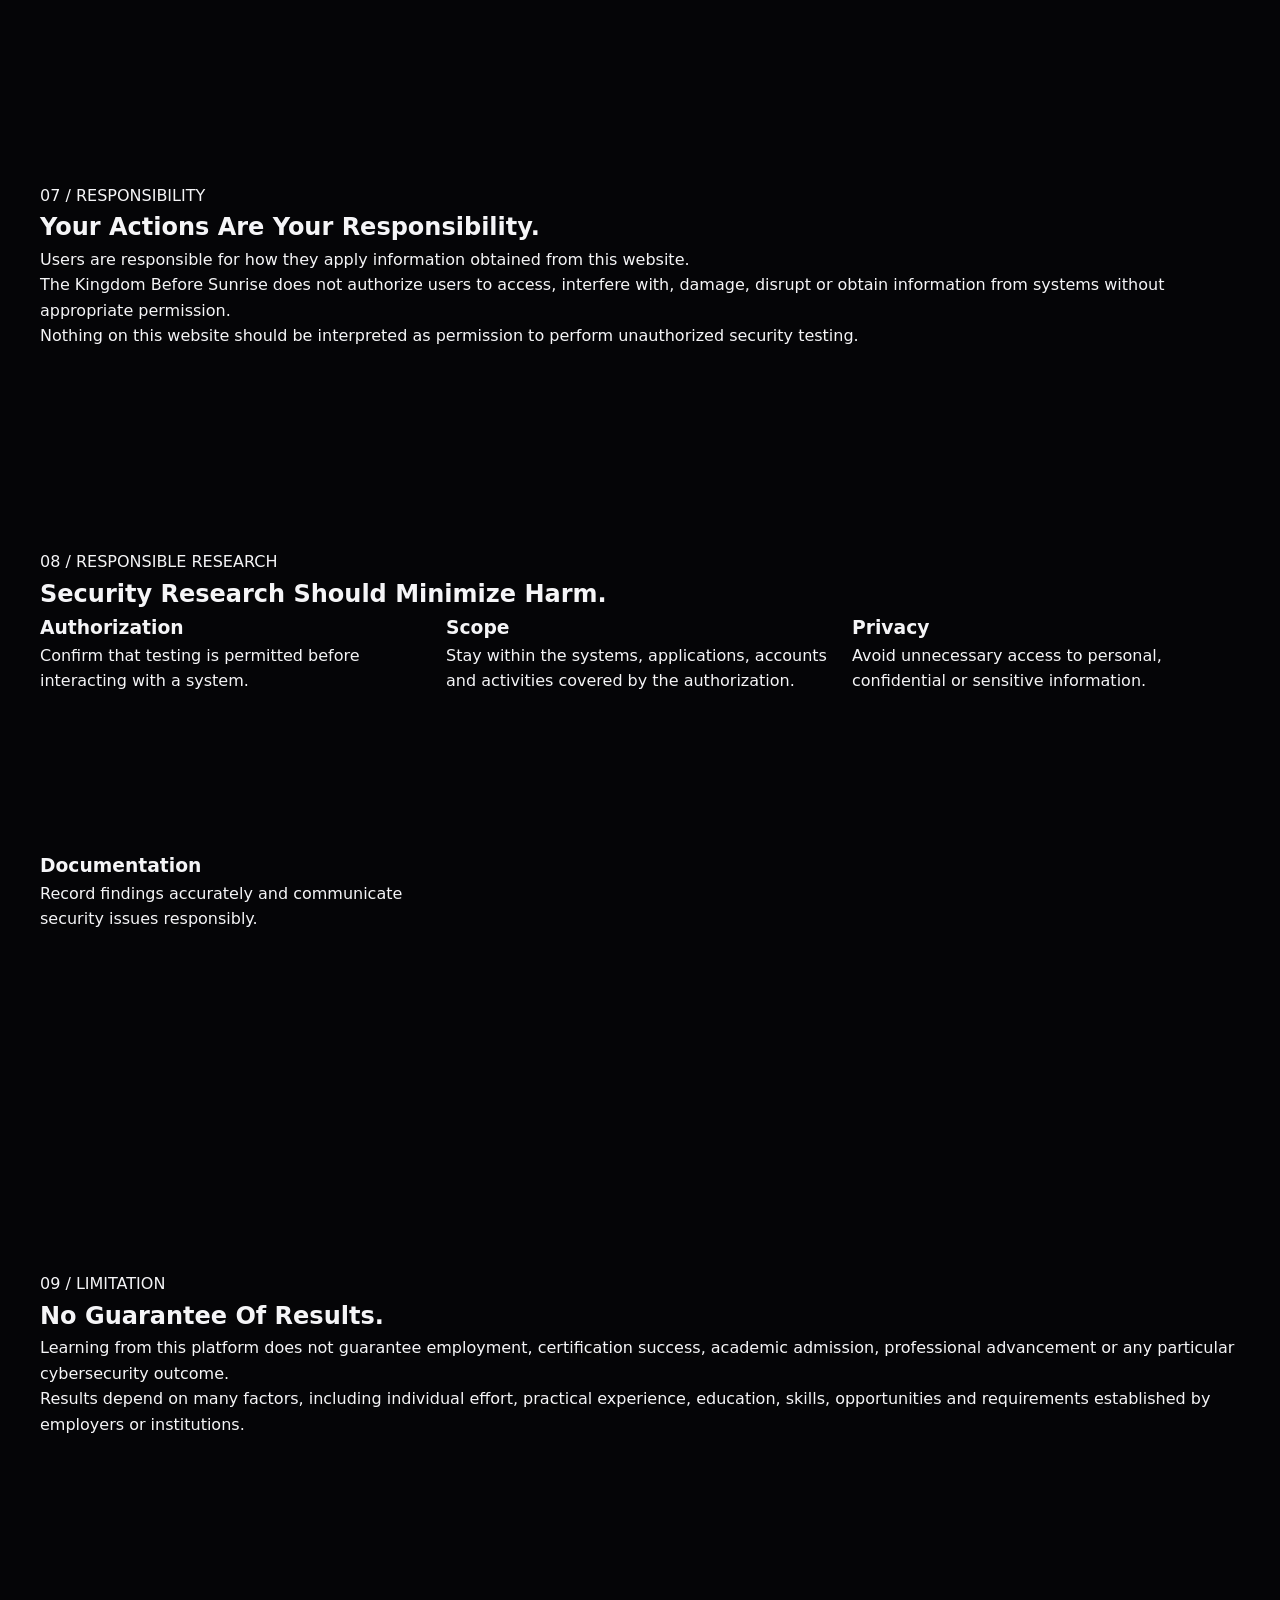
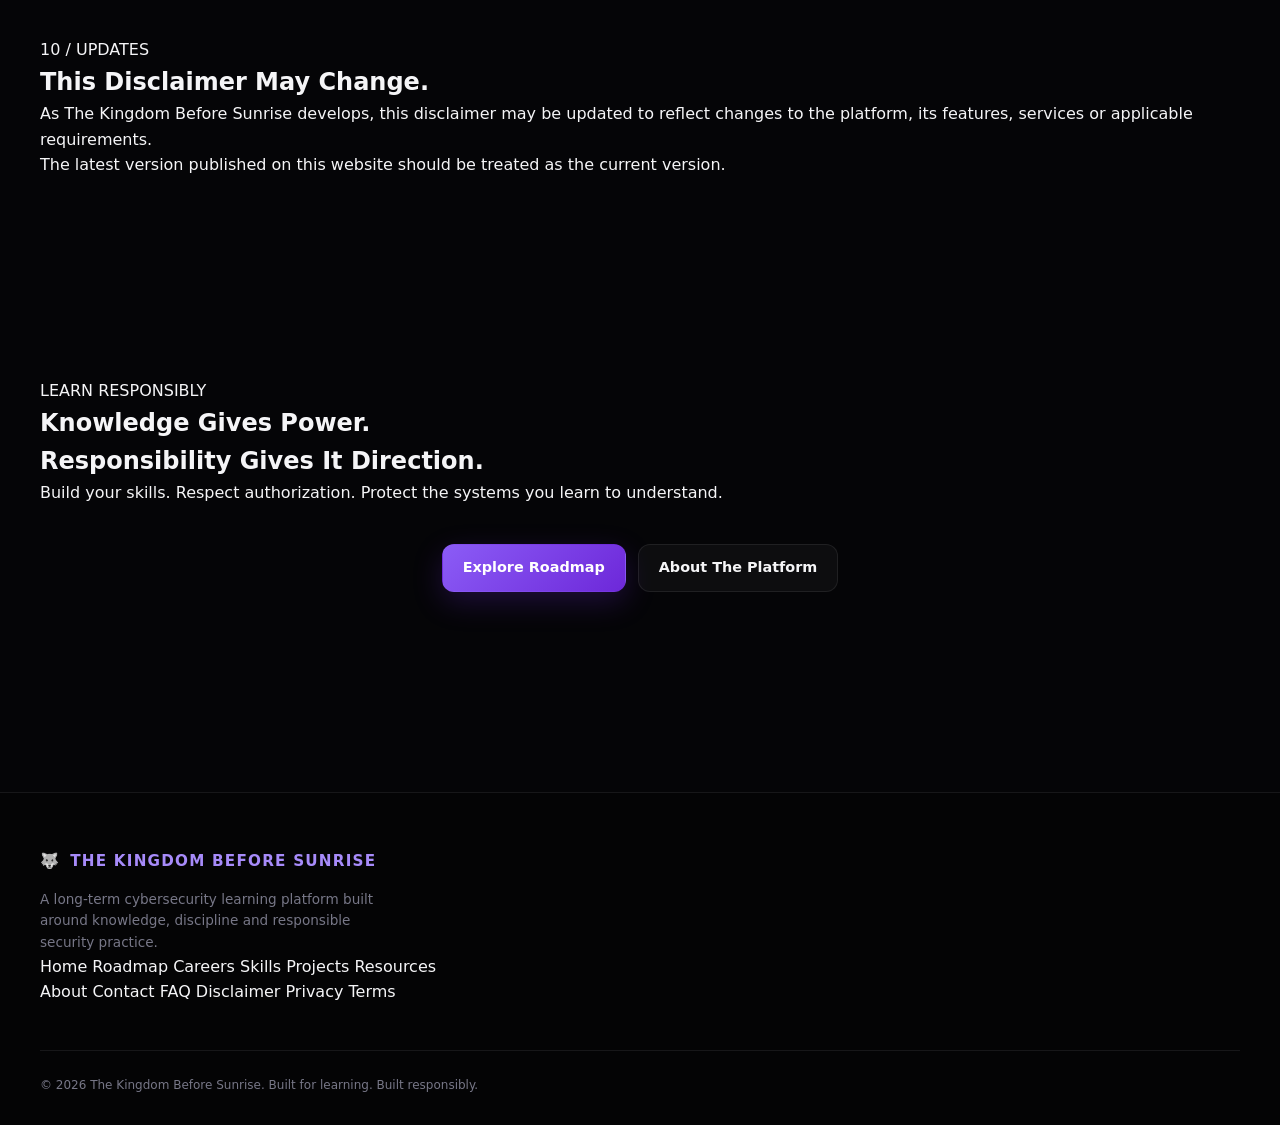
<file: pages/disclaimer.html>
<!DOCTYPE html>
<html lang="en">
<head>
    <meta charset="UTF-8">

    <meta
        name="viewport"
        content="width=device-width, initial-scale=1.0"
    >

    <meta
        name="description"
        content="Disclaimer for The Kingdom Before Sunrise cybersecurity learning platform."
    >

    <meta
        name="keywords"
        content="cybersecurity disclaimer, ethical hacking disclaimer, security education"
    >

    <meta
        name="author"
        content="The Kingdom Before Sunrise"
    >

    <title>Disclaimer | The Kingdom Before Sunrise</title>

    <link rel="stylesheet" href="../css/style.css">
</head>

<body>

    <!-- =========================
         NAVIGATION
    ========================== -->

    <header class="navbar">
        <div class="nav-container">

        <div class="container nav-container">

            <a href="../index.html" class="logo">

                <span class="logo-icon">
                    🐺
                </span>

                <span>
                    THE KINGDOM BEFORE SUNRISE
                </span>

            </a>


            <nav class="nav-links">

                <a href="../index.html">
                    Home
                </a>

                <a href="roadmap.html">
                    Roadmap
                </a>

                <a href="careers.html">
                    Careers
                </a>

                <a href="skills.html">
                    Skills
                </a>

                <a href="projects.html">
                    Projects
                </a>

                <a href="resources.html">
                    Resources
                </a>

            </nav>

        </div>

        </div>
    </header>


    <!-- =========================
         HERO
    ========================== -->

    <main>

        <section class="hero page-hero">

            <div class="container">

                <p class="eyebrow">
                    IMPORTANT INFORMATION
                </p>

                <h1>
                    SECURITY<br>
                    <span>WITH RESPONSIBILITY.</span>
                </h1>

                <p class="hero-description">
                    This disclaimer explains the educational purpose,
                    limitations and responsible-use expectations
                    surrounding The Kingdom Before Sunrise.
                </p>

            </div>

        </section>


        <!-- =========================
             GENERAL DISCLAIMER
        ========================== -->

        <section class="section">

            <div class="container">

                <div class="section-heading">

                    <p class="eyebrow">
                        01 / GENERAL
                    </p>

                    <h2>
                        Educational Information
                    </h2>

                </div>


                <div class="info-card">

                    <p>
                        The Kingdom Before Sunrise is an educational
                        platform intended to help learners understand
                        computers, networking, programming, cybersecurity
                        and related subjects.
                    </p>

                    <p>
                        Information presented on this website is provided
                        for general educational and informational purposes.
                    </p>

                    <p>
                        The platform is not intended to replace professional
                        legal, technical, academic, employment or security
                        advice.
                    </p>

                </div>

            </div>

        </section>


        <!-- =========================
             SECURITY EDUCATION
        ========================== -->

        <section class="section section-dark">

            <div class="container">

                <div class="section-heading">

                    <p class="eyebrow">
                        02 / CYBERSECURITY
                    </p>

                    <h2>
                        Security Education Is Not Permission.
                    </h2>

                    <p>
                        Learning how a security technique works does not
                        automatically give anyone permission to use that
                        technique against another system.
                    </p>

                </div>


                <div class="career-grid">

                    <article class="career-card">

                        <span class="card-number">
                            01
                        </span>

                        <h3>
                            Own Your Systems
                        </h3>

                        <p>
                            Practice on devices, applications and networks
                            that you own or are authorized to test.
                        </p>

                    </article>


                    <article class="career-card">

                        <span class="card-number">
                            02
                        </span>

                        <h3>
                            Use Legal Labs
                        </h3>

                        <p>
                            Educational laboratories and authorized
                            practice environments are appropriate places
                            to develop security-testing skills.
                        </p>

                    </article>


                    <article class="career-card">

                        <span class="card-number">
                            03
                        </span>

                        <h3>
                            Respect Authorization
                        </h3>

                        <p>
                            Never assume that a publicly accessible system
                            is automatically available for security testing.
                        </p>

                    </article>


                    <article class="career-card">

                        <span class="card-number">
                            04
                        </span>

                        <h3>
                            Minimize Harm
                        </h3>

                        <p>
                            Security learning should not involve unnecessary
                            disruption, damage, data access or privacy
                            violations.
                        </p>

                    </article>

                </div>

            </div>

        </section>


        <!-- =========================
             NO GUARANTEE
        ========================== -->

        <section class="section">

            <div class="container">

                <div class="section-heading">

                    <p class="eyebrow">
                        03 / ACCURACY
                    </p>

                    <h2>
                        Information Can Change.
                    </h2>

                </div>


                <div class="info-card">

                    <p>
                        Technology, software, cybersecurity practices,
                        certifications, career requirements, educational
                        programs and other technical information can change
                        over time.
                    </p>

                    <p>
                        Although reasonable effort may be made to keep the
                        platform useful and accurate, no guarantee is made
                        that every item of information will always remain
                        current, complete or error-free.
                    </p>

                    <p>
                        When making important technical, educational,
                        employment or security decisions, verify relevant
                        information using appropriate authoritative sources.
                    </p>

                </div>

            </div>

        </section>


        <!-- =========================
             EXTERNAL LINKS
        ========================== -->

        <section class="section section-dark">

            <div class="container">

                <div class="section-heading">

                    <p class="eyebrow">
                        04 / EXTERNAL RESOURCES
                    </p>

                    <h2>
                        Third-Party Websites
                    </h2>

                </div>


                <div class="info-card">

                    <p>
                        The platform may eventually reference or link to
                        external websites, documentation, courses, tools,
                        books, laboratories, organizations or other
                        third-party resources.
                    </p>

                    <p>
                        External websites are operated independently from
                        The Kingdom Before Sunrise.
                    </p>

                    <p>
                        Their content, availability, policies, security
                        practices and terms may change without notice.
                    </p>

                    <p>
                        Users should review the policies and terms of
                        external services before using them.
                    </p>

                </div>

            </div>

        </section>


        <!-- =========================
             CAREER INFORMATION
        ========================== -->

        <section class="section">

            <div class="container">

                <div class="section-heading">

                    <p class="eyebrow">
                        05 / CAREERS
                    </p>

                    <h2>
                        Career Information
                    </h2>

                </div>


                <div class="info-card">

                    <p>
                        Career paths described on this website are intended
                        as general educational guidance.
                    </p>

                    <p>
                        Actual requirements for jobs, internships,
                        certifications, academic programs and government
                        positions may vary by organization, role, location
                        and time.
                    </p>

                    <p>
                        Always verify current eligibility requirements,
                        recruitment notices and application information
                        through the relevant official source.
                    </p>

                </div>

            </div>

        </section>


        <!-- =========================
             PROJECTS
        ========================== -->

        <section class="section section-dark">

            <div class="container">

                <div class="section-heading">

                    <p class="eyebrow">
                        06 / PROJECTS
                    </p>

                    <h2>
                        Projects And Experiments
                    </h2>

                </div>


                <div class="info-card">

                    <p>
                        Project ideas and technical exercises presented on
                        the platform are intended for learning and
                        controlled experimentation.
                    </p>

                    <p>
                        Before performing security testing, users should
                        confirm that the environment is specifically
                        authorized for the intended activity.
                    </p>

                    <p>
                        Users are responsible for understanding and
                        following applicable laws, regulations, policies,
                        contracts and authorization requirements.
                    </p>

                </div>

            </div>

        </section>


        <!-- =========================
             PERSONAL RESPONSIBILITY
        ========================== -->

        <section class="section">

            <div class="container">

                <div class="section-heading">

                    <p class="eyebrow">
                        07 / RESPONSIBILITY
                    </p>

                    <h2>
                        Your Actions Are Your Responsibility.
                    </h2>

                </div>


                <div class="info-card">

                    <p>
                        Users are responsible for how they apply information
                        obtained from this website.
                    </p>

                    <p>
                        The Kingdom Before Sunrise does not authorize users
                        to access, interfere with, damage, disrupt or obtain
                        information from systems without appropriate
                        permission.
                    </p>

                    <p>
                        Nothing on this website should be interpreted as
                        permission to perform unauthorized security testing.
                    </p>

                </div>

            </div>

        </section>


        <!-- =========================
             SECURITY RESEARCH
        ========================== -->

        <section class="section section-dark">

            <div class="container">

                <div class="section-heading">

                    <p class="eyebrow">
                        08 / RESPONSIBLE RESEARCH
                    </p>

                    <h2>
                        Security Research Should Minimize Harm.
                    </h2>

                </div>


                <div class="roadmap-grid">

                    <article class="roadmap-card">

                        <h3>
                            Authorization
                        </h3>

                        <p>
                            Confirm that testing is permitted before
                            interacting with a system.
                        </p>

                    </article>


                    <article class="roadmap-card">

                        <h3>
                            Scope
                        </h3>

                        <p>
                            Stay within the systems, applications,
                            accounts and activities covered by the
                            authorization.
                        </p>

                    </article>


                    <article class="roadmap-card">

                        <h3>
                            Privacy
                        </h3>

                        <p>
                            Avoid unnecessary access to personal,
                            confidential or sensitive information.
                        </p>

                    </article>


                    <article class="roadmap-card">

                        <h3>
                            Documentation
                        </h3>

                        <p>
                            Record findings accurately and communicate
                            security issues responsibly.
                        </p>

                    </article>

                </div>

            </div>

        </section>


        <!-- =========================
             LIMITATION
        ========================== -->

        <section class="section">

            <div class="container">

                <div class="info-card">

                    <p class="eyebrow">
                        09 / LIMITATION
                    </p>

                    <h2>
                        No Guarantee Of Results.
                    </h2>

                    <p>
                        Learning from this platform does not guarantee
                        employment, certification success, academic
                        admission, professional advancement or any
                        particular cybersecurity outcome.
                    </p>

                    <p>
                        Results depend on many factors, including individual
                        effort, practical experience, education, skills,
                        opportunities and requirements established by
                        employers or institutions.
                    </p>

                </div>

            </div>

        </section>


        <!-- =========================
             UPDATES
        ========================== -->

        <section class="section section-dark">

            <div class="container">

                <div class="info-card">

                    <p class="eyebrow">
                        10 / UPDATES
                    </p>

                    <h2>
                        This Disclaimer May Change.
                    </h2>

                    <p>
                        As The Kingdom Before Sunrise develops, this
                        disclaimer may be updated to reflect changes to
                        the platform, its features, services or applicable
                        requirements.
                    </p>

                    <p>
                        The latest version published on this website should
                        be treated as the current version.
                    </p>

                </div>

            </div>

        </section>


        <!-- =========================
             FINAL CTA
        ========================== -->

        <section class="section final-cta">

            <div class="container">

                <p class="eyebrow">
                    LEARN RESPONSIBLY
                </p>

                <h2>
                    Knowledge Gives Power.<br>
                    Responsibility Gives It Direction.
                </h2>

                <p>
                    Build your skills. Respect authorization.
                    Protect the systems you learn to understand.
                </p>

                <div class="hero-actions">

                    <a
                        href="roadmap.html"
                        class="btn btn-primary"
                    >
                        Explore Roadmap
                    </a>

                    <a
                        href="about.html"
                        class="btn btn-secondary"
                    >
                        About The Platform
                    </a>

                </div>

            </div>

        </section>

    </main>


    <!-- =========================
         FOOTER
    ========================== -->

    <footer class="footer">

        <div class="container footer-container">

            <div class="footer-brand">

                <div class="logo">

                    <span class="logo-icon">
                        🐺
                    </span>

                    <span>
                        THE KINGDOM BEFORE SUNRISE
                    </span>

                </div>

                <p>
                    A long-term cybersecurity learning platform
                    built around knowledge, discipline and responsible
                    security practice.
                </p>

            </div>


            <div class="footer-links">

                <a href="../index.html">
                    Home
                </a>

                <a href="roadmap.html">
                    Roadmap
                </a>

                <a href="careers.html">
                    Careers
                </a>

                <a href="skills.html">
                    Skills
                </a>

                <a href="projects.html">
                    Projects
                </a>

                <a href="resources.html">
                    Resources
                </a>

            </div>


            <div class="footer-links">

                <a href="about.html">
                    About
                </a>

                <a href="contact.html">
                    Contact
                </a>

                <a href="faq.html">
                    FAQ
                </a>

                <a href="disclaimer.html">
                    Disclaimer
                </a>

                <a href="privacy.html">
                    Privacy
                </a>

                <a href="terms.html">
                    Terms
                </a>

            </div>

        </div>


        <div class="container footer-bottom">

            <p>
                © 2026 The Kingdom Before Sunrise.
                Built for learning. Built responsibly.
            </p>

        </div>

    </footer>


    <!-- =========================
         JAVASCRIPT
    ========================== -->

    <script src="../js/main.js"></script>

</body>
</html>
</file>
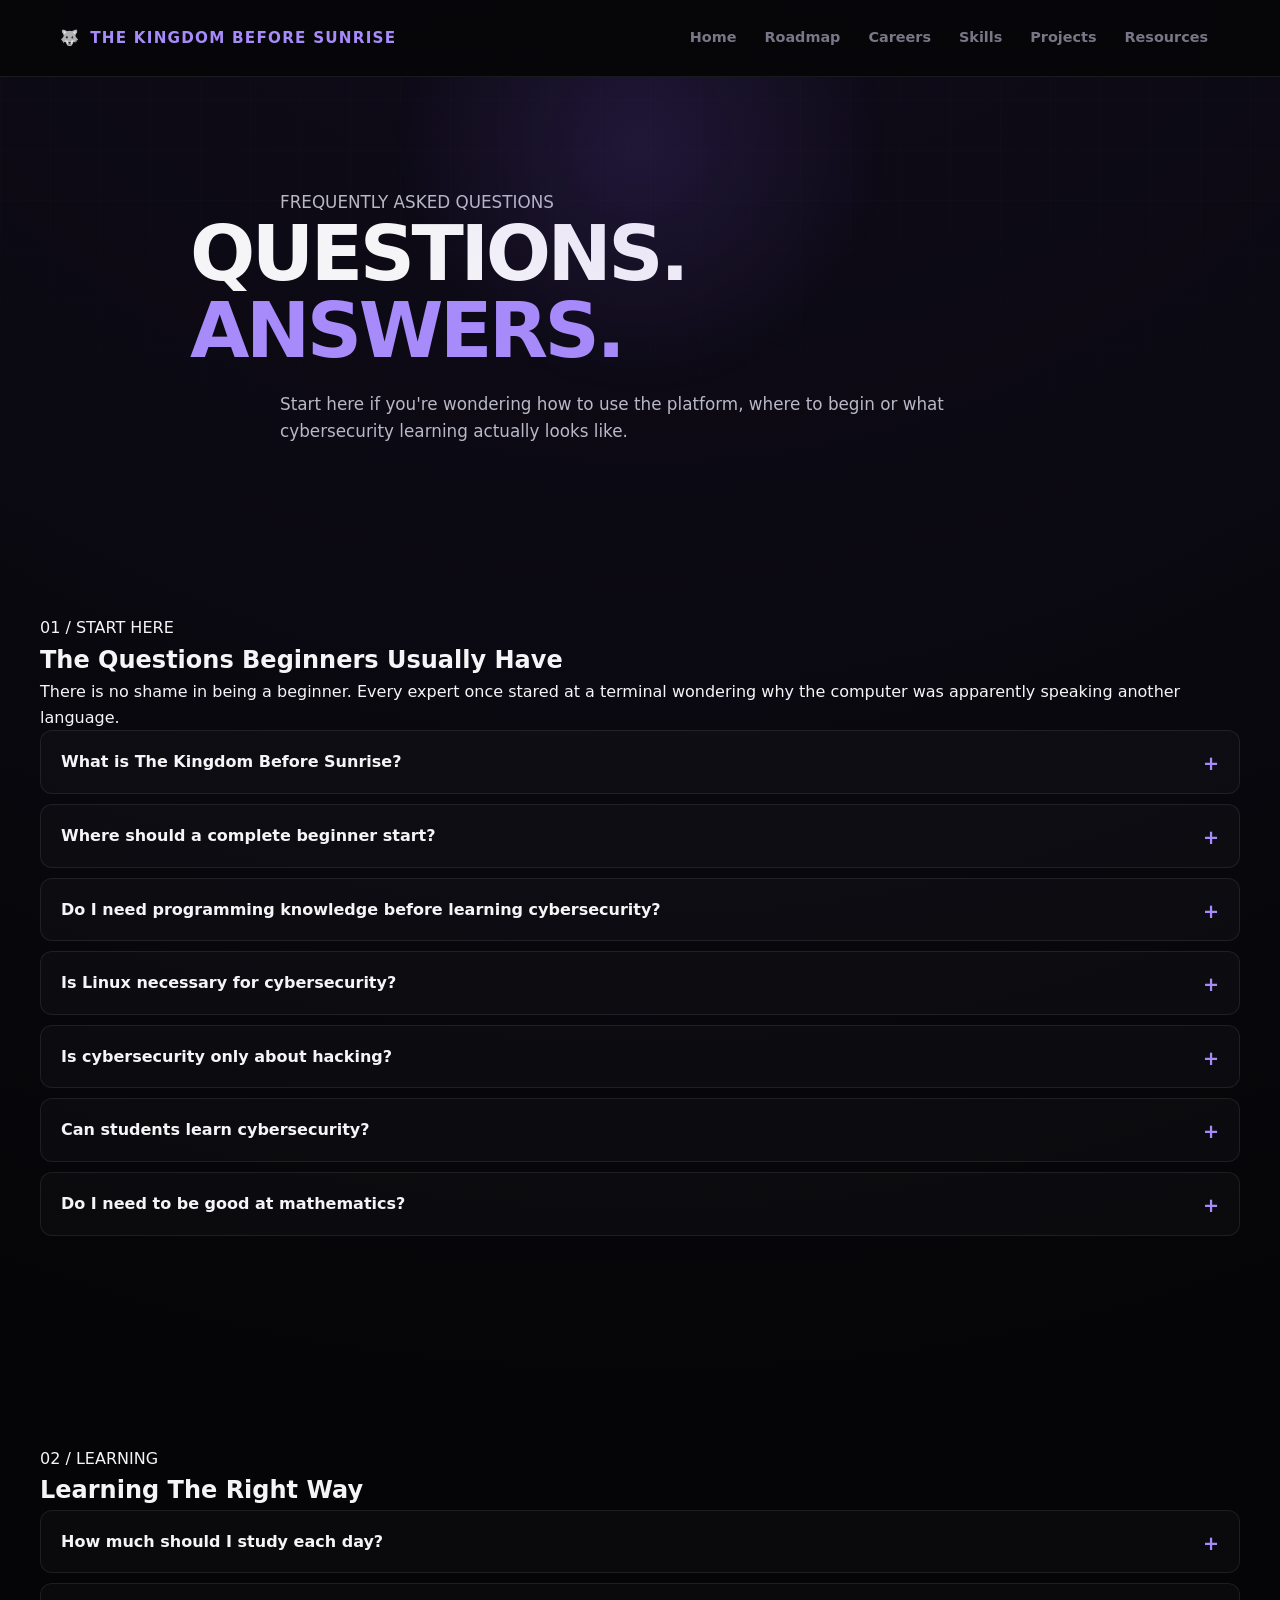
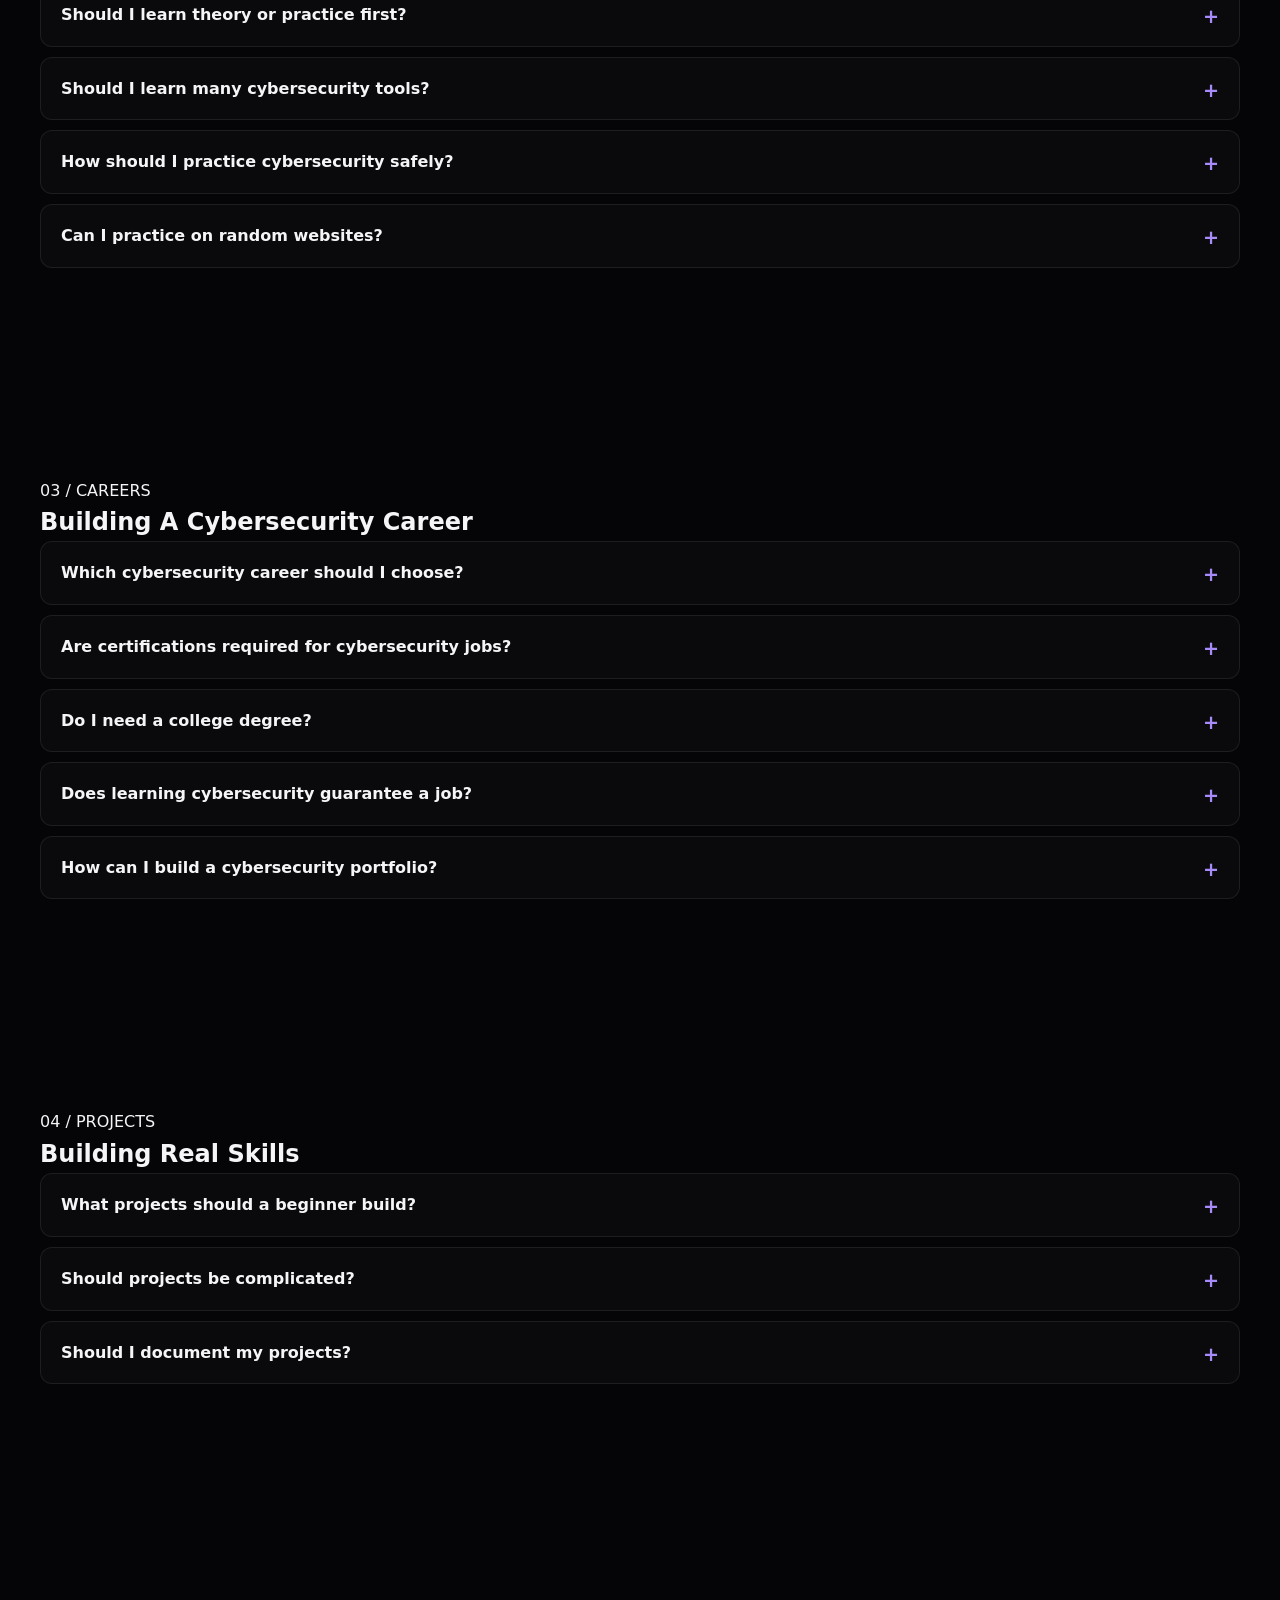
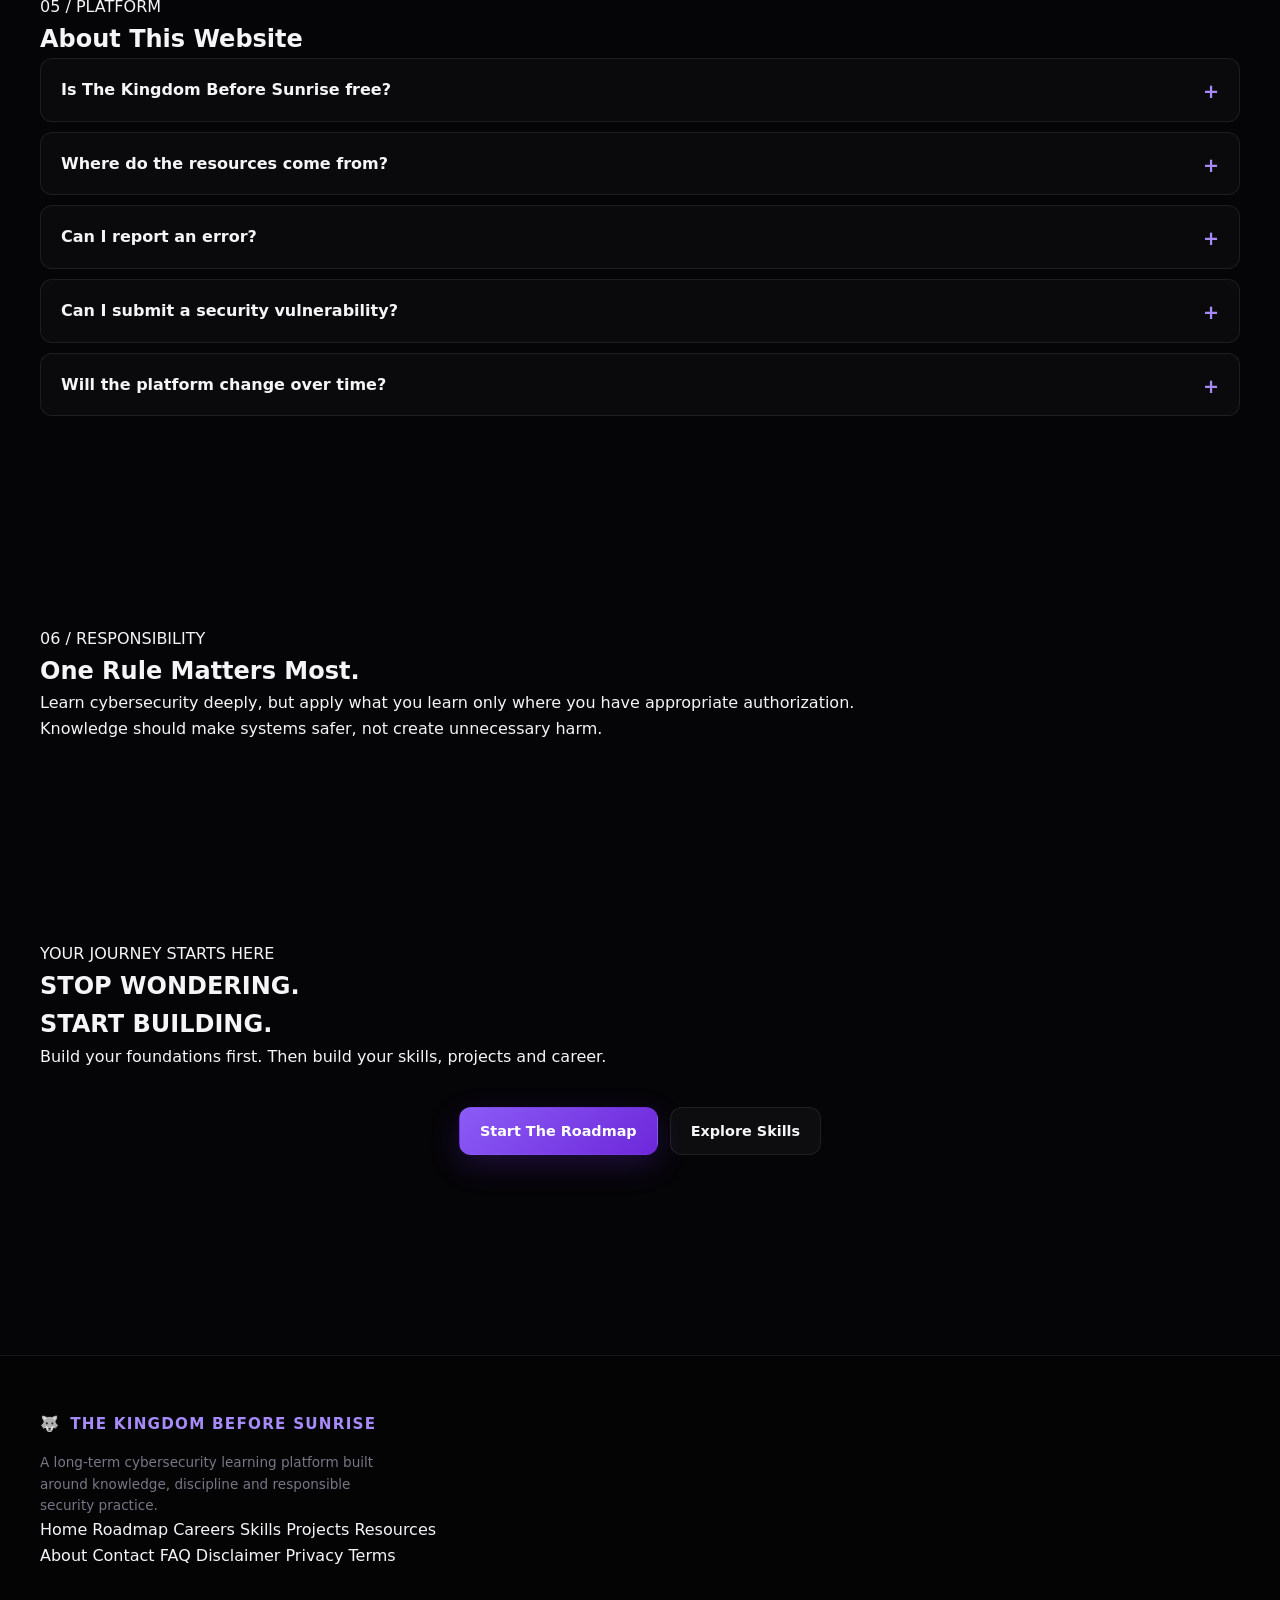
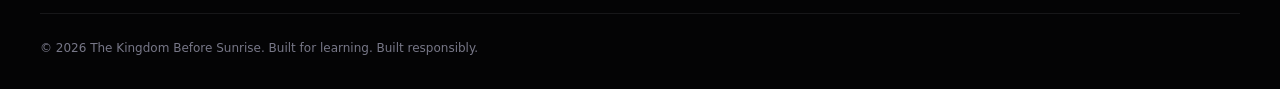
<file: pages/faq.html>
<!DOCTYPE html>
<html lang="en">

<head>

    <meta charset="UTF-8">

    <meta
        name="viewport"
        content="width=device-width, initial-scale=1.0"
    >

    <meta
        name="description"
        content="Frequently asked questions about The Kingdom Before Sunrise cybersecurity learning platform."
    >

    <meta
        name="keywords"
        content="cybersecurity FAQ, ethical hacking FAQ, cybersecurity learning, cyber career"
    >

    <meta
        name="author"
        content="The Kingdom Before Sunrise"
    >

    <title>FAQ | The Kingdom Before Sunrise</title>

    <link rel="stylesheet" href="../css/style.css">

</head>


<body>


    <!-- =========================
         NAVIGATION
    ========================== -->

    <header class="navbar">
        <div class="nav-container">

        <div class="container nav-container">

            <a href="../index.html" class="logo">

                <span class="logo-icon">
                    🐺
                </span>

                <span>
                    THE KINGDOM BEFORE SUNRISE
                </span>

            </a>


            <nav class="nav-links">

                <a href="../index.html">
                    Home
                </a>

                <a href="roadmap.html">
                    Roadmap
                </a>

                <a href="careers.html">
                    Careers
                </a>

                <a href="skills.html">
                    Skills
                </a>

                <a href="projects.html">
                    Projects
                </a>

                <a href="resources.html">
                    Resources
                </a>

            </nav>

        </div>

        </div>
    </header>



    <!-- =========================
         MAIN
    ========================== -->

    <main>


        <!-- =========================
             HERO
        ========================== -->

        <section class="hero page-hero">

            <div class="container">

                <p class="eyebrow">
                    FREQUENTLY ASKED QUESTIONS
                </p>

                <h1>
                    QUESTIONS.<br>
                    <span>ANSWERS.</span>
                </h1>

                <p class="hero-description">
                    Start here if you're wondering how to use the platform,
                    where to begin or what cybersecurity learning actually
                    looks like.
                </p>

            </div>

        </section>



        <!-- =========================
             FAQ INTRO
        ========================== -->

        <section class="section">

            <div class="container">

                <div class="section-heading">

                    <p class="eyebrow">
                        01 / START HERE
                    </p>

                    <h2>
                        The Questions Beginners Usually Have
                    </h2>

                    <p>
                        There is no shame in being a beginner. Every expert
                        once stared at a terminal wondering why the computer
                        was apparently speaking another language.
                    </p>

                </div>


                <div class="faq-list">


                    <details class="faq-item">

                        <summary>
                            What is The Kingdom Before Sunrise?
                        </summary>

                        <div class="faq-answer">

                            <p>
                                The Kingdom Before Sunrise is a
                                cybersecurity learning platform designed
                                to organize the journey from computer
                                fundamentals to advanced cybersecurity
                                concepts and professional career paths.
                            </p>

                        </div>

                    </details>



                    <details class="faq-item">

                        <summary>
                            Where should a complete beginner start?
                        </summary>

                        <div class="faq-answer">

                            <p>
                                Start with computer fundamentals, then move
                                through Linux, networking and programming
                                before going deeper into cybersecurity.
                            </p>

                            <p>
                                The recommended order is:
                                Fundamentals → Linux → Networking →
                                Programming → Web → Cybersecurity →
                                Specialization.
                            </p>

                        </div>

                    </details>



                    <details class="faq-item">

                        <summary>
                            Do I need programming knowledge before learning cybersecurity?
                        </summary>

                        <div class="faq-answer">

                            <p>
                                No. You can begin cybersecurity without
                                being an experienced programmer.
                            </p>

                            <p>
                                However, learning programming gradually
                                becomes extremely useful for automation,
                                analysis, scripting and understanding
                                software.
                            </p>

                        </div>

                    </details>



                    <details class="faq-item">

                        <summary>
                            Is Linux necessary for cybersecurity?
                        </summary>

                        <div class="faq-answer">

                            <p>
                                Linux is not the only operating system used
                                in cybersecurity, but understanding Linux
                                is highly valuable.
                            </p>

                            <p>
                                You should become comfortable with the
                                terminal, files, permissions, processes,
                                packages, services, SSH and logs.
                            </p>

                        </div>

                    </details>



                    <details class="faq-item">

                        <summary>
                            Is cybersecurity only about hacking?
                        </summary>

                        <div class="faq-answer">

                            <p>
                                No. Cybersecurity includes defensive
                                security, security operations, incident
                                response, application security, cloud
                                security, digital forensics, threat
                                intelligence, security engineering and
                                many other areas.
                            </p>

                            <p>
                                Authorized security testing is only one
                                part of the field.
                            </p>

                        </div>

                    </details>



                    <details class="faq-item">

                        <summary>
                            Can students learn cybersecurity?
                        </summary>

                        <div class="faq-answer">

                            <p>
                                Yes. Students can build a strong foundation
                                by learning computers, Linux, networking,
                                programming, problem solving and security
                                concepts.
                            </p>

                            <p>
                                Practical activities should remain inside
                                legal and authorized environments.
                            </p>

                        </div>

                    </details>



                    <details class="faq-item">

                        <summary>
                            Do I need to be good at mathematics?
                        </summary>

                        <div class="faq-answer">

                            <p>
                                You do not need to be an advanced
                                mathematician to begin learning
                                cybersecurity.
                            </p>

                            <p>
                                Logical thinking, problem solving and
                                understanding systems are important.
                                Some specialized areas may require more
                                mathematics than others.
                            </p>

                        </div>

                    </details>

                </div>

            </div>

        </section>



        <!-- =========================
             LEARNING FAQ
        ========================== -->

        <section class="section section-dark">

            <div class="container">

                <div class="section-heading">

                    <p class="eyebrow">
                        02 / LEARNING
                    </p>

                    <h2>
                        Learning The Right Way
                    </h2>

                </div>


                <div class="faq-list">


                    <details class="faq-item">

                        <summary>
                            How much should I study each day?
                        </summary>

                        <div class="faq-answer">

                            <p>
                                Consistency is usually more valuable than
                                extremely long study sessions.
                            </p>

                            <p>
                                Even a focused session every day can build
                                substantial knowledge over time.
                            </p>

                        </div>

                    </details>



                    <details class="faq-item">

                        <summary>
                            Should I learn theory or practice first?
                        </summary>

                        <div class="faq-answer">

                            <p>
                                Use both.
                            </p>

                            <p>
                                Learn a concept, practice it in a safe
                                environment, build something with it, then
                                review what you learned.
                            </p>

                            <p>
                                A useful cycle is:
                                Learn → Practice → Build → Document →
                                Improve.
                            </p>

                        </div>

                    </details>



                    <details class="faq-item">

                        <summary>
                            Should I learn many cybersecurity tools?
                        </summary>

                        <div class="faq-answer">

                            <p>
                                Do not make tool collecting your primary
                                goal.
                            </p>

                            <p>
                                Understand the underlying concepts first.
                                Tools change constantly, while fundamentals
                                such as networking, operating systems and
                                security principles remain useful.
                            </p>

                        </div>

                    </details>



                    <details class="faq-item">

                        <summary>
                            How should I practice cybersecurity safely?
                        </summary>

                        <div class="faq-answer">

                            <p>
                                Use systems that you own, dedicated
                                laboratories, educational platforms,
                                authorized CTF environments or systems
                                where you have explicit permission to
                                test.
                            </p>

                            <p>
                                Never assume that a publicly accessible
                                system is automatically available for
                                testing.
                            </p>

                        </div>

                    </details>



                    <details class="faq-item">

                        <summary>
                            Can I practice on random websites?
                        </summary>

                        <div class="faq-answer">

                            <p>
                                No. Public accessibility does not equal
                                authorization.
                            </p>

                            <p>
                                Use intentionally vulnerable applications,
                                authorized laboratories and systems where
                                testing is explicitly permitted.
                            </p>

                        </div>

                    </details>

                </div>

            </div>

        </section>



        <!-- =========================
             CAREER FAQ
        ========================== -->

        <section class="section">

            <div class="container">

                <div class="section-heading">

                    <p class="eyebrow">
                        03 / CAREERS
                    </p>

                    <h2>
                        Building A Cybersecurity Career
                    </h2>

                </div>


                <div class="faq-list">


                    <details class="faq-item">

                        <summary>
                            Which cybersecurity career should I choose?
                        </summary>

                        <div class="faq-answer">

                            <p>
                                There is no single best cybersecurity
                                career for everyone.
                            </p>

                            <p>
                                Your choice should depend on your interests,
                                strengths and the type of problems you enjoy
                                solving.
                            </p>

                            <p>
                                For example, people interested in defense
                                may explore SOC and security operations,
                                while people interested in authorized
                                testing may explore penetration testing
                                or vulnerability assessment.
                            </p>

                        </div>

                    </details>



                    <details class="faq-item">

                        <summary>
                            Are certifications required for cybersecurity jobs?
                        </summary>

                        <div class="faq-answer">

                            <p>
                                Requirements vary by employer and role.
                                Some positions value certifications, while
                                others place significant emphasis on
                                education, practical skills, projects and
                                experience.
                            </p>

                            <p>
                                Certifications should support your
                                knowledge rather than replace it.
                            </p>

                        </div>

                    </details>



                    <details class="faq-item">

                        <summary>
                            Do I need a college degree?
                        </summary>

                        <div class="faq-answer">

                            <p>
                                Requirements vary considerably between
                                organizations and positions.
                            </p>

                            <p>
                                A degree can be useful for many career
                                paths, while practical skills, projects,
                                certifications and experience can also
                                contribute to employability.
                            </p>

                            <p>
                                Always check the current requirements of
                                the specific role you are interested in.
                            </p>

                        </div>

                    </details>



                    <details class="faq-item">

                        <summary>
                            Does learning cybersecurity guarantee a job?
                        </summary>

                        <div class="faq-answer">

                            <p>
                                No.
                            </p>

                            <p>
                                Learning builds capability, but employment
                                depends on many factors including skills,
                                education, experience, portfolio quality,
                                interview performance, opportunities and
                                employer requirements.
                            </p>

                        </div>

                    </details>



                    <details class="faq-item">

                        <summary>
                            How can I build a cybersecurity portfolio?
                        </summary>

                        <div class="faq-answer">

                            <p>
                                Build legitimate projects and document them
                                clearly.
                            </p>

                            <p>
                                A strong project explanation can include
                                the problem, objective, technologies,
                                implementation, testing, lessons learned
                                and future improvements.
                            </p>

                        </div>

                    </details>

                </div>

            </div>

        </section>



        <!-- =========================
             PROJECT FAQ
        ========================== -->

        <section class="section section-dark">

            <div class="container">

                <div class="section-heading">

                    <p class="eyebrow">
                        04 / PROJECTS
                    </p>

                    <h2>
                        Building Real Skills
                    </h2>

                </div>


                <div class="faq-list">


                    <details class="faq-item">

                        <summary>
                            What projects should a beginner build?
                        </summary>

                        <div class="faq-answer">

                            <p>
                                Start with small projects that strengthen
                                programming and system knowledge.
                            </p>

                            <p>
                                Examples include a password generator,
                                file organizer, system information tool,
                                log reader, network calculator and hash
                                calculator.
                            </p>

                        </div>

                    </details>



                    <details class="faq-item">

                        <summary>
                            Should projects be complicated?
                        </summary>

                        <div class="faq-answer">

                            <p>
                                No. A well-understood small project is
                                usually more valuable for learning than a
                                huge project you cannot explain.
                            </p>

                            <p>
                                Increase complexity gradually as your
                                skills improve.
                            </p>

                        </div>

                    </details>



                    <details class="faq-item">

                        <summary>
                            Should I document my projects?
                        </summary>

                        <div class="faq-answer">

                            <p>
                                Yes.
                            </p>

                            <p>
                                Documentation demonstrates that you
                                understand what you built, why you built
                                it and what you learned.
                            </p>

                        </div>

                    </details>

                </div>

            </div>

        </section>



        <!-- =========================
             PLATFORM FAQ
        ========================== -->

        <section class="section">

            <div class="container">

                <div class="section-heading">

                    <p class="eyebrow">
                        05 / PLATFORM
                    </p>

                    <h2>
                        About This Website
                    </h2>

                </div>


                <div class="faq-list">


                    <details class="faq-item">

                        <summary>
                            Is The Kingdom Before Sunrise free?
                        </summary>

                        <div class="faq-answer">

                            <p>
                                The platform is designed as an educational
                                resource. Specific future services,
                                features or external resources may have
                                their own terms or costs.
                            </p>

                        </div>

                    </details>



                    <details class="faq-item">

                        <summary>
                            Where do the resources come from?
                        </summary>

                        <div class="faq-answer">

                            <p>
                                The Resources section is intended to
                                organize useful learning materials such as
                                documentation, books, courses, practice
                                environments and other educational
                                resources.
                            </p>

                            <p>
                                External resources should always be checked
                                at their original source for current
                                availability and requirements.
                            </p>

                        </div>

                    </details>



                    <details class="faq-item">

                        <summary>
                            Can I report an error?
                        </summary>

                        <div class="faq-answer">

                            <p>
                                Yes. Corrections, suggestions and
                                responsible security concerns can be
                                directed through the Contact page.
                            </p>

                        </div>

                    </details>



                    <details class="faq-item">

                        <summary>
                            Can I submit a security vulnerability?
                        </summary>

                        <div class="faq-answer">

                            <p>
                                If you discover a potential security issue
                                affecting the platform, use the appropriate
                                responsible-reporting method provided by
                                the website.
                            </p>

                            <p>
                                Do not attempt to access, alter or disrupt
                                systems beyond what is necessary and
                                explicitly authorized to demonstrate the
                                issue.
                            </p>

                        </div>

                    </details>



                    <details class="faq-item">

                        <summary>
                            Will the platform change over time?
                        </summary>

                        <div class="faq-answer">

                            <p>
                                Yes. The platform is intended to grow with
                                additional educational material,
                                interactive features, projects, resources
                                and career guidance.
                            </p>

                        </div>

                    </details>

                </div>

            </div>

        </section>



        <!-- =========================
             RESPONSIBILITY
        ========================== -->

        <section class="section section-dark">

            <div class="container">

                <div class="info-card">

                    <p class="eyebrow">
                        06 / RESPONSIBILITY
                    </p>

                    <h2>
                        One Rule Matters Most.
                    </h2>

                    <p>
                        Learn cybersecurity deeply, but apply what you learn
                        only where you have appropriate authorization.
                    </p>

                    <p>
                        Knowledge should make systems safer, not create
                        unnecessary harm.
                    </p>

                </div>

            </div>

        </section>



        <!-- =========================
             FINAL CTA
        ========================== -->

        <section class="section final-cta">

            <div class="container">

                <p class="eyebrow">
                    YOUR JOURNEY STARTS HERE
                </p>

                <h2>
                    STOP WONDERING.<br>
                    START BUILDING.
                </h2>

                <p>
                    Build your foundations first. Then build your skills,
                    projects and career.
                </p>

                <div class="hero-actions">

                    <a
                        href="roadmap.html"
                        class="btn btn-primary"
                    >
                        Start The Roadmap
                    </a>

                    <a
                        href="skills.html"
                        class="btn btn-secondary"
                    >
                        Explore Skills
                    </a>

                </div>

            </div>

        </section>

    </main>



    <!-- =========================
         FOOTER
    ========================== -->

    <footer class="footer">

        <div class="container footer-container">


            <div class="footer-brand">

                <div class="logo">

                    <span class="logo-icon">
                        🐺
                    </span>

                    <span>
                        THE KINGDOM BEFORE SUNRISE
                    </span>

                </div>

                <p>
                    A long-term cybersecurity learning platform
                    built around knowledge, discipline and responsible
                    security practice.
                </p>

            </div>


            <div class="footer-links">

                <a href="../index.html">
                    Home
                </a>

                <a href="roadmap.html">
                    Roadmap
                </a>

                <a href="careers.html">
                    Careers
                </a>

                <a href="skills.html">
                    Skills
                </a>

                <a href="projects.html">
                    Projects
                </a>

                <a href="resources.html">
                    Resources
                </a>

            </div>


            <div class="footer-links">

                <a href="about.html">
                    About
                </a>

                <a href="contact.html">
                    Contact
                </a>

                <a href="faq.html">
                    FAQ
                </a>

                <a href="disclaimer.html">
                    Disclaimer
                </a>

                <a href="privacy.html">
                    Privacy
                </a>

                <a href="terms.html">
                    Terms
                </a>

            </div>

        </div>


        <div class="container footer-bottom">

            <p>
                © 2026 The Kingdom Before Sunrise.
                Built for learning. Built responsibly.
            </p>

        </div>

    </footer>



    <!-- =========================
         JAVASCRIPT
    ========================== -->

    <script src="../js/main.js"></script>

</body>

</html>
</file>
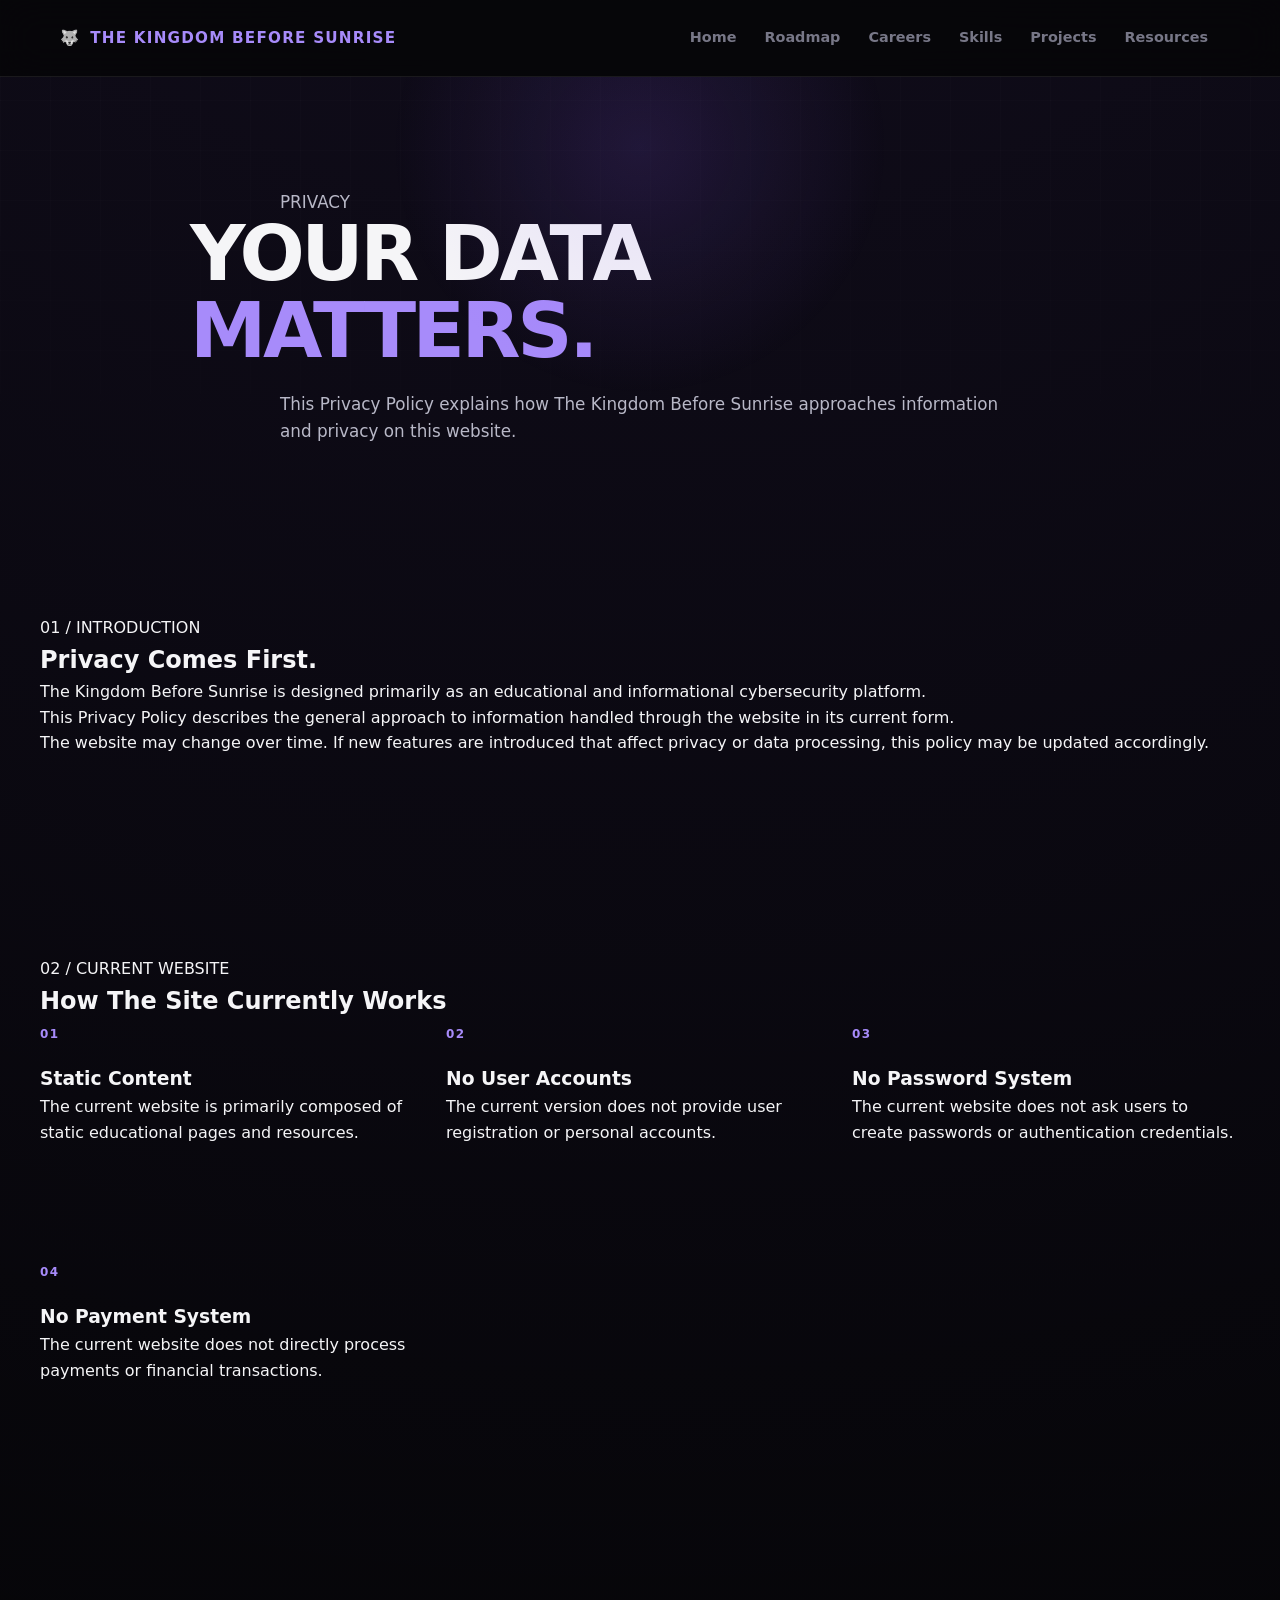
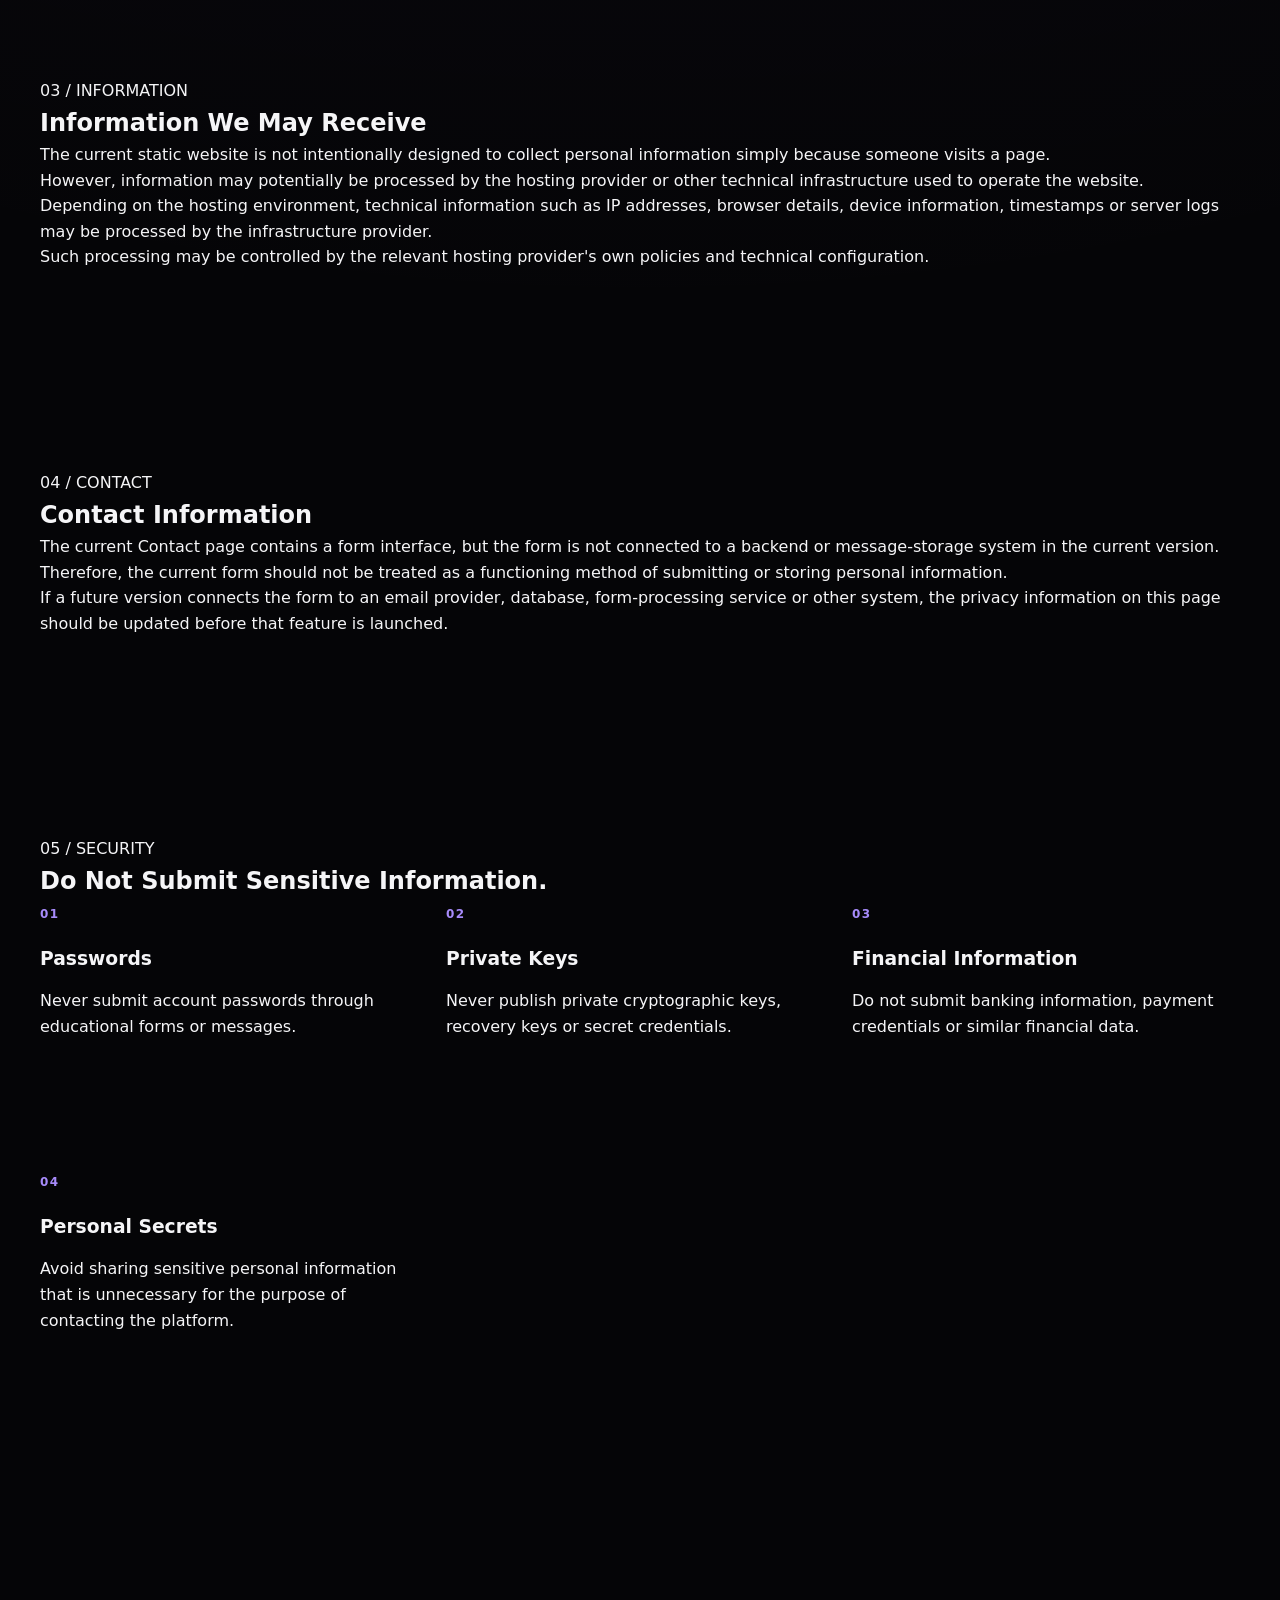
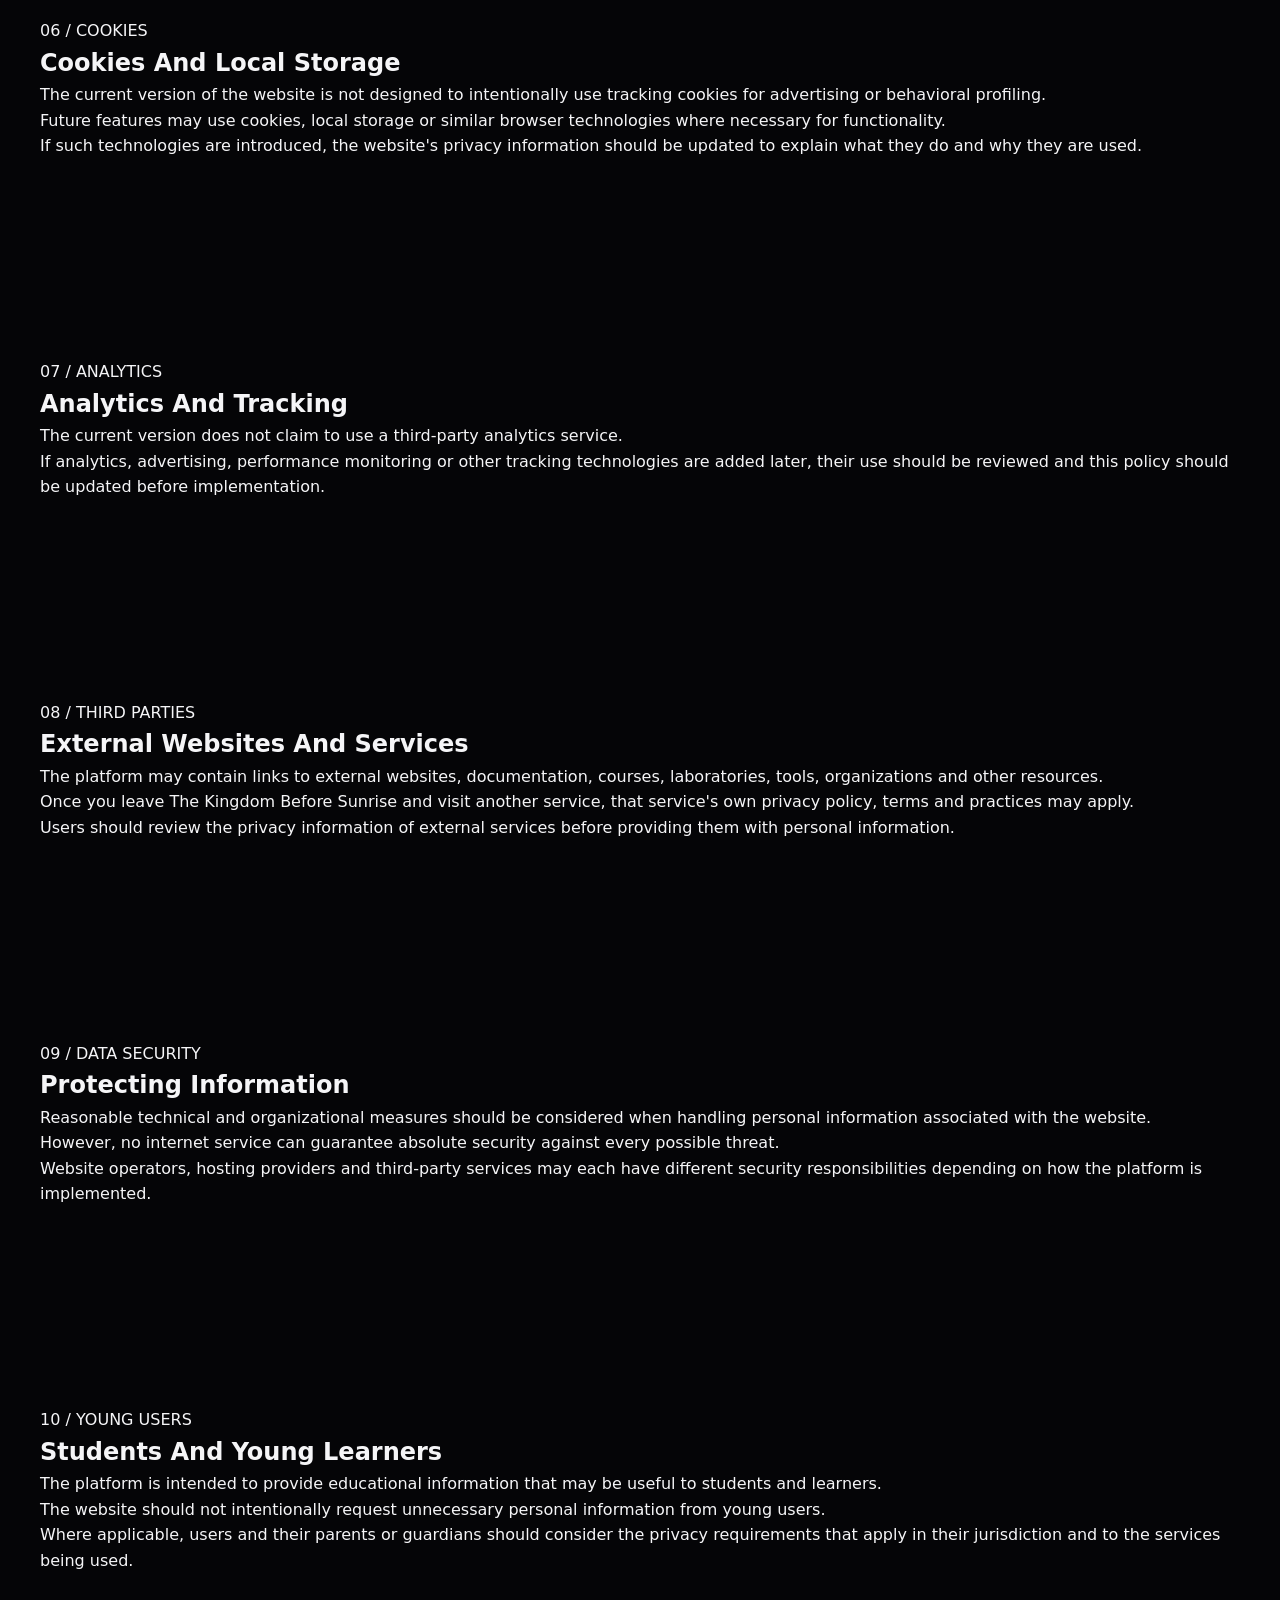
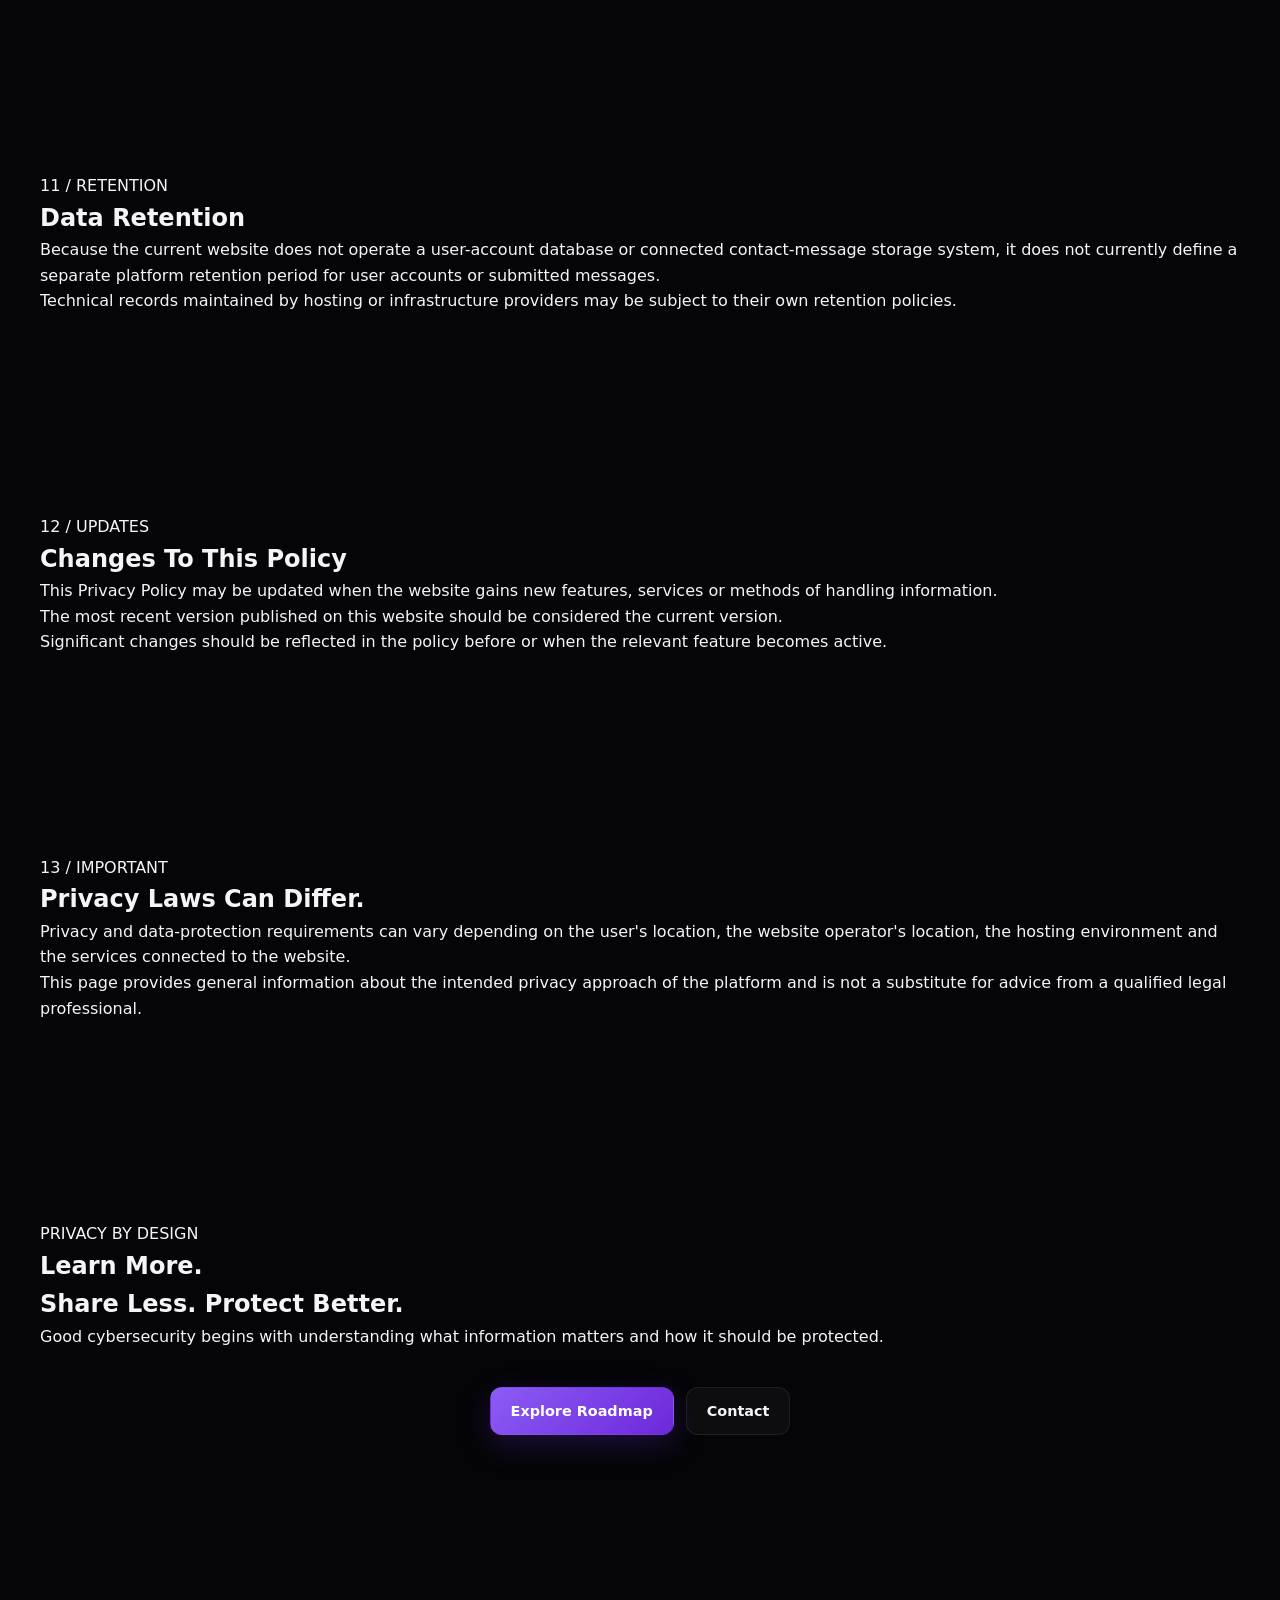
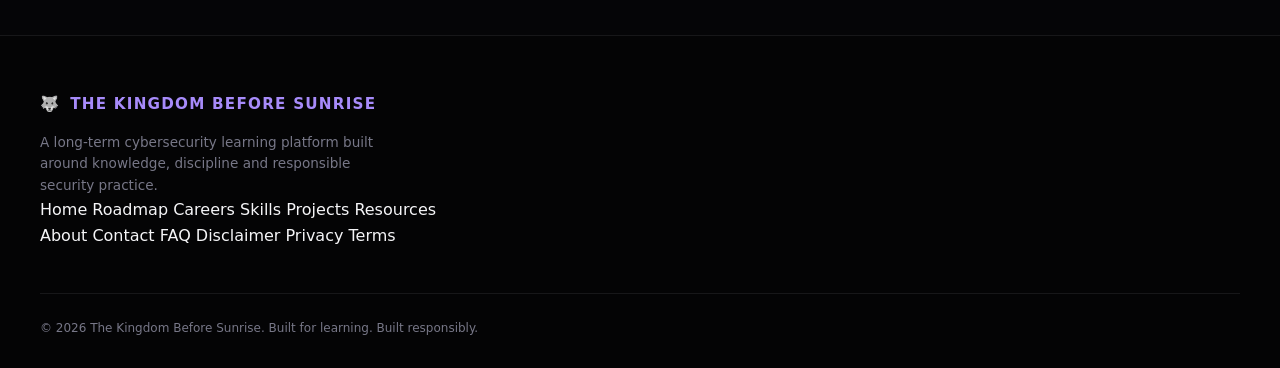
<file: pages/privacy.html>
<!DOCTYPE html>
<html lang="en">

<head>

    <meta charset="UTF-8">

    <meta
        name="viewport"
        content="width=device-width, initial-scale=1.0"
    >

    <meta
        name="description"
        content="Privacy Policy for The Kingdom Before Sunrise cybersecurity learning platform."
    >

    <meta
        name="keywords"
        content="privacy policy, cybersecurity education, data privacy, The Kingdom Before Sunrise"
    >

    <meta
        name="author"
        content="The Kingdom Before Sunrise"
    >

    <title>Privacy Policy | The Kingdom Before Sunrise</title>

    <link rel="stylesheet" href="../css/style.css">

</head>


<body>


    <!-- =========================
         NAVIGATION
    ========================== -->

    <header class="navbar">
        <div class="nav-container">

        <div class="container nav-container">

            <a href="../index.html" class="logo">

                <span class="logo-icon">
                    🐺
                </span>

                <span>
                    THE KINGDOM BEFORE SUNRISE
                </span>

            </a>


            <nav class="nav-links">

                <a href="../index.html">
                    Home
                </a>

                <a href="roadmap.html">
                    Roadmap
                </a>

                <a href="careers.html">
                    Careers
                </a>

                <a href="skills.html">
                    Skills
                </a>

                <a href="projects.html">
                    Projects
                </a>

                <a href="resources.html">
                    Resources
                </a>

            </nav>

        </div>

        </div>
    </header>



    <!-- =========================
         MAIN CONTENT
    ========================== -->

    <main>


        <!-- =========================
             HERO
        ========================== -->

        <section class="hero page-hero">

            <div class="container">

                <p class="eyebrow">
                    PRIVACY
                </p>

                <h1>
                    YOUR DATA<br>
                    <span>MATTERS.</span>
                </h1>

                <p class="hero-description">
                    This Privacy Policy explains how The Kingdom Before
                    Sunrise approaches information and privacy on this
                    website.
                </p>

            </div>

        </section>



        <!-- =========================
             01 INTRODUCTION
        ========================== -->

        <section class="section">

            <div class="container">

                <div class="section-heading">

                    <p class="eyebrow">
                        01 / INTRODUCTION
                    </p>

                    <h2>
                        Privacy Comes First.
                    </h2>

                </div>


                <div class="info-card">

                    <p>
                        The Kingdom Before Sunrise is designed primarily
                        as an educational and informational cybersecurity
                        platform.
                    </p>

                    <p>
                        This Privacy Policy describes the general approach
                        to information handled through the website in its
                        current form.
                    </p>

                    <p>
                        The website may change over time. If new features
                        are introduced that affect privacy or data
                        processing, this policy may be updated accordingly.
                    </p>

                </div>

            </div>

        </section>



        <!-- =========================
             02 CURRENT WEBSITE
        ========================== -->

        <section class="section section-dark">

            <div class="container">

                <div class="section-heading">

                    <p class="eyebrow">
                        02 / CURRENT WEBSITE
                    </p>

                    <h2>
                        How The Site Currently Works
                    </h2>

                </div>


                <div class="roadmap-grid">


                    <article class="roadmap-card">

                        <span class="card-number">
                            01
                        </span>

                        <h3>
                            Static Content
                        </h3>

                        <p>
                            The current website is primarily composed of
                            static educational pages and resources.
                        </p>

                    </article>


                    <article class="roadmap-card">

                        <span class="card-number">
                            02
                        </span>

                        <h3>
                            No User Accounts
                        </h3>

                        <p>
                            The current version does not provide user
                            registration or personal accounts.
                        </p>

                    </article>


                    <article class="roadmap-card">

                        <span class="card-number">
                            03
                        </span>

                        <h3>
                            No Password System
                        </h3>

                        <p>
                            The current website does not ask users to
                            create passwords or authentication credentials.
                        </p>

                    </article>


                    <article class="roadmap-card">

                        <span class="card-number">
                            04
                        </span>

                        <h3>
                            No Payment System
                        </h3>

                        <p>
                            The current website does not directly process
                            payments or financial transactions.
                        </p>

                    </article>


                </div>

            </div>

        </section>



        <!-- =========================
             03 INFORMATION
        ========================== -->

        <section class="section">

            <div class="container">

                <div class="section-heading">

                    <p class="eyebrow">
                        03 / INFORMATION
                    </p>

                    <h2>
                        Information We May Receive
                    </h2>

                </div>


                <div class="info-card">

                    <p>
                        The current static website is not intentionally
                        designed to collect personal information simply
                        because someone visits a page.
                    </p>

                    <p>
                        However, information may potentially be processed
                        by the hosting provider or other technical
                        infrastructure used to operate the website.
                    </p>

                    <p>
                        Depending on the hosting environment, technical
                        information such as IP addresses, browser details,
                        device information, timestamps or server logs may
                        be processed by the infrastructure provider.
                    </p>

                    <p>
                        Such processing may be controlled by the relevant
                        hosting provider's own policies and technical
                        configuration.
                    </p>

                </div>

            </div>

        </section>



        <!-- =========================
             04 CONTACT FORM
        ========================== -->

        <section class="section section-dark">

            <div class="container">

                <div class="section-heading">

                    <p class="eyebrow">
                        04 / CONTACT
                    </p>

                    <h2>
                        Contact Information
                    </h2>

                </div>


                <div class="info-card">

                    <p>
                        The current Contact page contains a form interface,
                        but the form is not connected to a backend or
                        message-storage system in the current version.
                    </p>

                    <p>
                        Therefore, the current form should not be treated
                        as a functioning method of submitting or storing
                        personal information.
                    </p>

                    <p>
                        If a future version connects the form to an email
                        provider, database, form-processing service or
                        other system, the privacy information on this page
                        should be updated before that feature is launched.
                    </p>

                </div>

            </div>

        </section>



        <!-- =========================
             05 SENSITIVE INFORMATION
        ========================== -->

        <section class="section">

            <div class="container">

                <div class="section-heading">

                    <p class="eyebrow">
                        05 / SECURITY
                    </p>

                    <h2>
                        Do Not Submit Sensitive Information.
                    </h2>

                </div>


                <div class="career-grid">


                    <article class="career-card">

                        <span class="card-number">
                            01
                        </span>

                        <h3>
                            Passwords
                        </h3>

                        <p>
                            Never submit account passwords through
                            educational forms or messages.
                        </p>

                    </article>


                    <article class="career-card">

                        <span class="card-number">
                            02
                        </span>

                        <h3>
                            Private Keys
                        </h3>

                        <p>
                            Never publish private cryptographic keys,
                            recovery keys or secret credentials.
                        </p>

                    </article>


                    <article class="career-card">

                        <span class="card-number">
                            03
                        </span>

                        <h3>
                            Financial Information
                        </h3>

                        <p>
                            Do not submit banking information, payment
                            credentials or similar financial data.
                        </p>

                    </article>


                    <article class="career-card">

                        <span class="card-number">
                            04
                        </span>

                        <h3>
                            Personal Secrets
                        </h3>

                        <p>
                            Avoid sharing sensitive personal information
                            that is unnecessary for the purpose of
                            contacting the platform.
                        </p>

                    </article>


                </div>

            </div>

        </section>



        <!-- =========================
             06 COOKIES
        ========================== -->

        <section class="section section-dark">

            <div class="container">

                <div class="section-heading">

                    <p class="eyebrow">
                        06 / COOKIES
                    </p>

                    <h2>
                        Cookies And Local Storage
                    </h2>

                </div>


                <div class="info-card">

                    <p>
                        The current version of the website is not designed
                        to intentionally use tracking cookies for
                        advertising or behavioral profiling.
                    </p>

                    <p>
                        Future features may use cookies, local storage or
                        similar browser technologies where necessary for
                        functionality.
                    </p>

                    <p>
                        If such technologies are introduced, the website's
                        privacy information should be updated to explain
                        what they do and why they are used.
                    </p>

                </div>

            </div>

        </section>



        <!-- =========================
             07 ANALYTICS
        ========================== -->

        <section class="section">

            <div class="container">

                <div class="section-heading">

                    <p class="eyebrow">
                        07 / ANALYTICS
                    </p>

                    <h2>
                        Analytics And Tracking
                    </h2>

                </div>


                <div class="info-card">

                    <p>
                        The current version does not claim to use a
                        third-party analytics service.
                    </p>

                    <p>
                        If analytics, advertising, performance monitoring
                        or other tracking technologies are added later,
                        their use should be reviewed and this policy should
                        be updated before implementation.
                    </p>

                </div>

            </div>

        </section>



        <!-- =========================
             08 THIRD PARTY
        ========================== -->

        <section class="section section-dark">

            <div class="container">

                <div class="section-heading">

                    <p class="eyebrow">
                        08 / THIRD PARTIES
                    </p>

                    <h2>
                        External Websites And Services
                    </h2>

                </div>


                <div class="info-card">

                    <p>
                        The platform may contain links to external
                        websites, documentation, courses, laboratories,
                        tools, organizations and other resources.
                    </p>

                    <p>
                        Once you leave The Kingdom Before Sunrise and visit
                        another service, that service's own privacy policy,
                        terms and practices may apply.
                    </p>

                    <p>
                        Users should review the privacy information of
                        external services before providing them with
                        personal information.
                    </p>

                </div>

            </div>

        </section>



        <!-- =========================
             09 DATA SECURITY
        ========================== -->

        <section class="section">

            <div class="container">

                <div class="section-heading">

                    <p class="eyebrow">
                        09 / DATA SECURITY
                    </p>

                    <h2>
                        Protecting Information
                    </h2>

                </div>


                <div class="info-card">

                    <p>
                        Reasonable technical and organizational measures
                        should be considered when handling personal
                        information associated with the website.
                    </p>

                    <p>
                        However, no internet service can guarantee absolute
                        security against every possible threat.
                    </p>

                    <p>
                        Website operators, hosting providers and third-party
                        services may each have different security
                        responsibilities depending on how the platform is
                        implemented.
                    </p>

                </div>

            </div>

        </section>



        <!-- =========================
             10 CHILDREN AND YOUNG USERS
        ========================== -->

        <section class="section section-dark">

            <div class="container">

                <div class="section-heading">

                    <p class="eyebrow">
                        10 / YOUNG USERS
                    </p>

                    <h2>
                        Students And Young Learners
                    </h2>

                </div>


                <div class="info-card">

                    <p>
                        The platform is intended to provide educational
                        information that may be useful to students and
                        learners.
                    </p>

                    <p>
                        The website should not intentionally request
                        unnecessary personal information from young users.
                    </p>

                    <p>
                        Where applicable, users and their parents or
                        guardians should consider the privacy requirements
                        that apply in their jurisdiction and to the services
                        being used.
                    </p>

                </div>

            </div>

        </section>



        <!-- =========================
             11 DATA RETENTION
        ========================== -->

        <section class="section">

            <div class="container">

                <div class="section-heading">

                    <p class="eyebrow">
                        11 / RETENTION
                    </p>

                    <h2>
                        Data Retention
                    </h2>

                </div>


                <div class="info-card">

                    <p>
                        Because the current website does not operate a
                        user-account database or connected contact-message
                        storage system, it does not currently define a
                        separate platform retention period for user
                        accounts or submitted messages.
                    </p>

                    <p>
                        Technical records maintained by hosting or
                        infrastructure providers may be subject to their
                        own retention policies.
                    </p>

                </div>

            </div>

        </section>



        <!-- =========================
             12 CHANGES
        ========================== -->

        <section class="section section-dark">

            <div class="container">

                <div class="section-heading">

                    <p class="eyebrow">
                        12 / UPDATES
                    </p>

                    <h2>
                        Changes To This Policy
                    </h2>

                </div>


                <div class="info-card">

                    <p>
                        This Privacy Policy may be updated when the website
                        gains new features, services or methods of handling
                        information.
                    </p>

                    <p>
                        The most recent version published on this website
                        should be considered the current version.
                    </p>

                    <p>
                        Significant changes should be reflected in the
                        policy before or when the relevant feature becomes
                        active.
                    </p>

                </div>

            </div>

        </section>



        <!-- =========================
             13 LEGAL NOTICE
        ========================== -->

        <section class="section">

            <div class="container">

                <div class="info-card">

                    <p class="eyebrow">
                        13 / IMPORTANT
                    </p>

                    <h2>
                        Privacy Laws Can Differ.
                    </h2>

                    <p>
                        Privacy and data-protection requirements can vary
                        depending on the user's location, the website
                        operator's location, the hosting environment and
                        the services connected to the website.
                    </p>

                    <p>
                        This page provides general information about the
                        intended privacy approach of the platform and is
                        not a substitute for advice from a qualified legal
                        professional.
                    </p>

                </div>

            </div>

        </section>



        <!-- =========================
             FINAL CTA
        ========================== -->

        <section class="section final-cta">

            <div class="container">

                <p class="eyebrow">
                    PRIVACY BY DESIGN
                </p>

                <h2>
                    Learn More.<br>
                    Share Less. Protect Better.
                </h2>

                <p>
                    Good cybersecurity begins with understanding what
                    information matters and how it should be protected.
                </p>

                <div class="hero-actions">

                    <a
                        href="roadmap.html"
                        class="btn btn-primary"
                    >
                        Explore Roadmap
                    </a>

                    <a
                        href="contact.html"
                        class="btn btn-secondary"
                    >
                        Contact
                    </a>

                </div>

            </div>

        </section>

    </main>



    <!-- =========================
         FOOTER
    ========================== -->

    <footer class="footer">

        <div class="container footer-container">


            <div class="footer-brand">

                <div class="logo">

                    <span class="logo-icon">
                        🐺
                    </span>

                    <span>
                        THE KINGDOM BEFORE SUNRISE
                    </span>

                </div>

                <p>
                    A long-term cybersecurity learning platform
                    built around knowledge, discipline and responsible
                    security practice.
                </p>

            </div>


            <div class="footer-links">

                <a href="../index.html">
                    Home
                </a>

                <a href="roadmap.html">
                    Roadmap
                </a>

                <a href="careers.html">
                    Careers
                </a>

                <a href="skills.html">
                    Skills
                </a>

                <a href="projects.html">
                    Projects
                </a>

                <a href="resources.html">
                    Resources
                </a>

            </div>


            <div class="footer-links">

                <a href="about.html">
                    About
                </a>

                <a href="contact.html">
                    Contact
                </a>

                <a href="faq.html">
                    FAQ
                </a>

                <a href="disclaimer.html">
                    Disclaimer
                </a>

                <a href="privacy.html">
                    Privacy
                </a>

                <a href="terms.html">
                    Terms
                </a>

            </div>

        </div>


        <div class="container footer-bottom">

            <p>
                © 2026 The Kingdom Before Sunrise.
                Built for learning. Built responsibly.
            </p>

        </div>

    </footer>



    <!-- =========================
         JAVASCRIPT
    ========================== -->

    <script src="../js/main.js"></script>

</body>

</html>
</file>
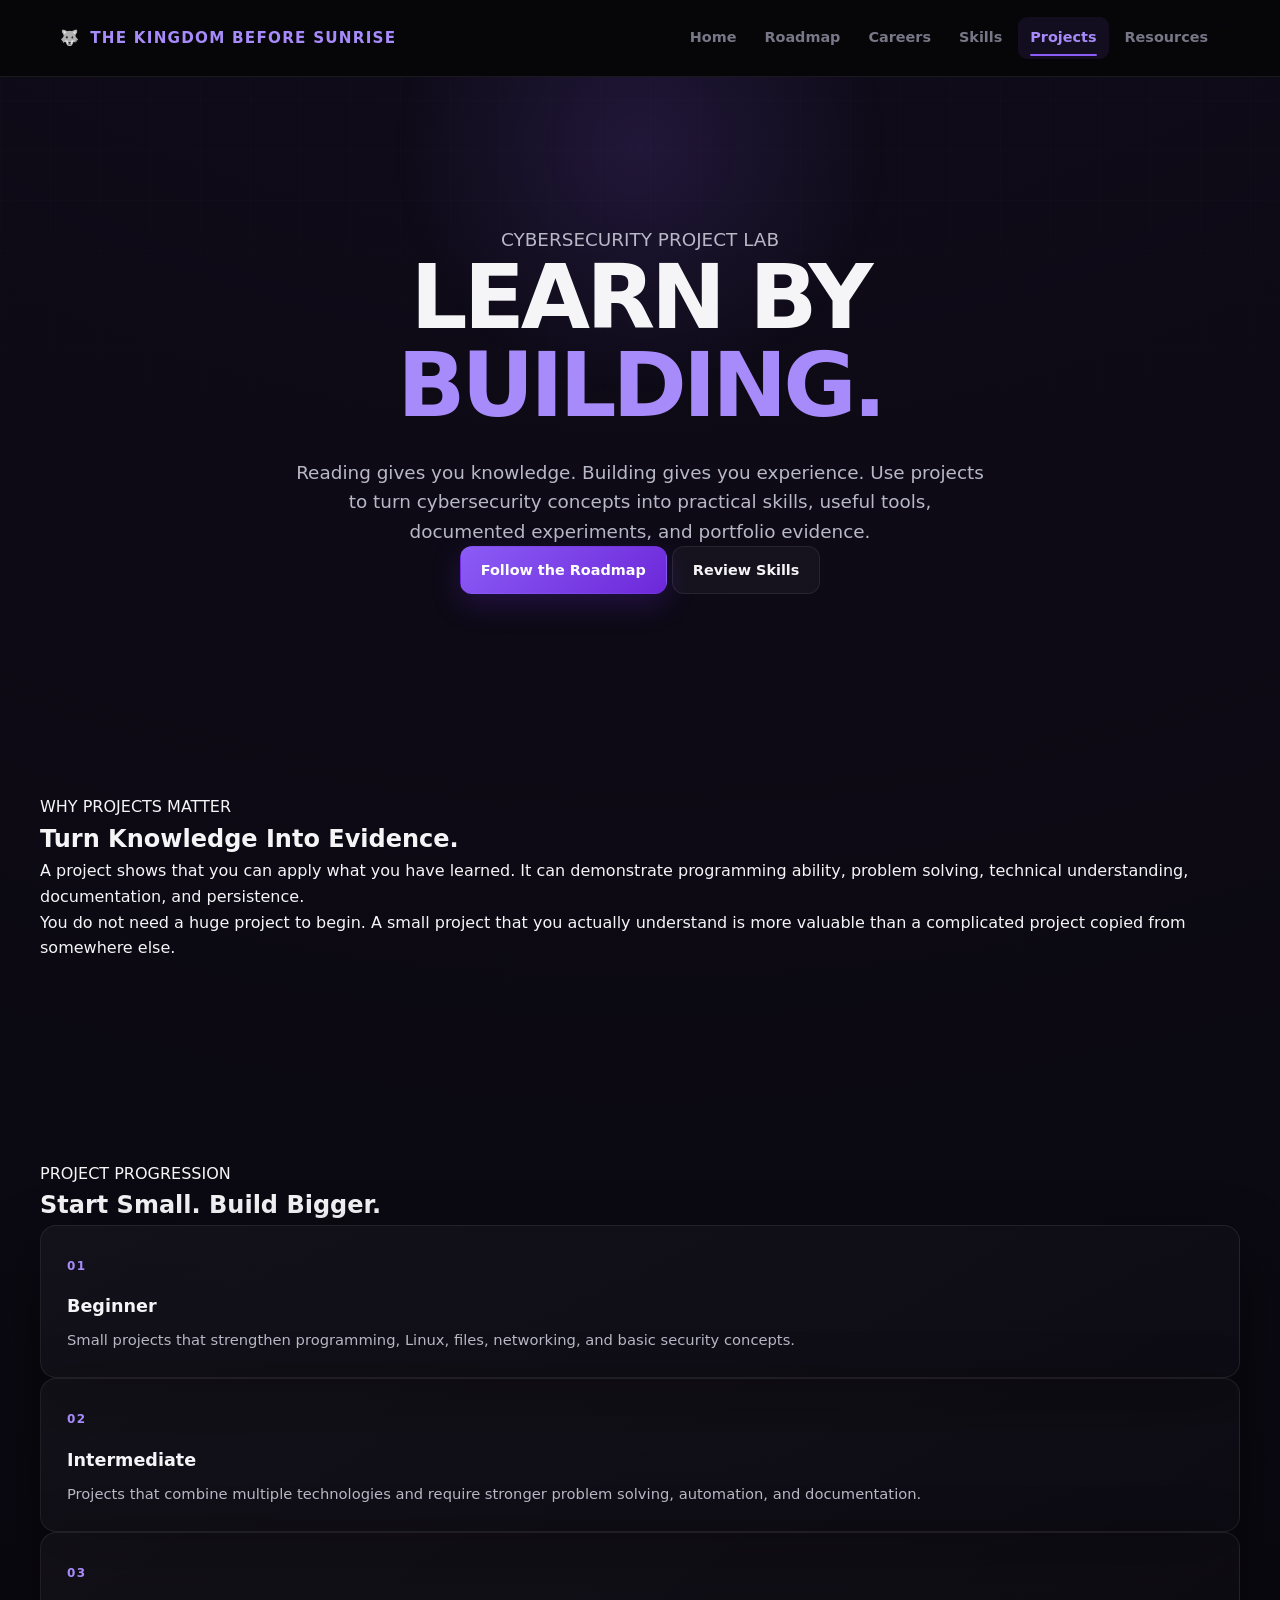
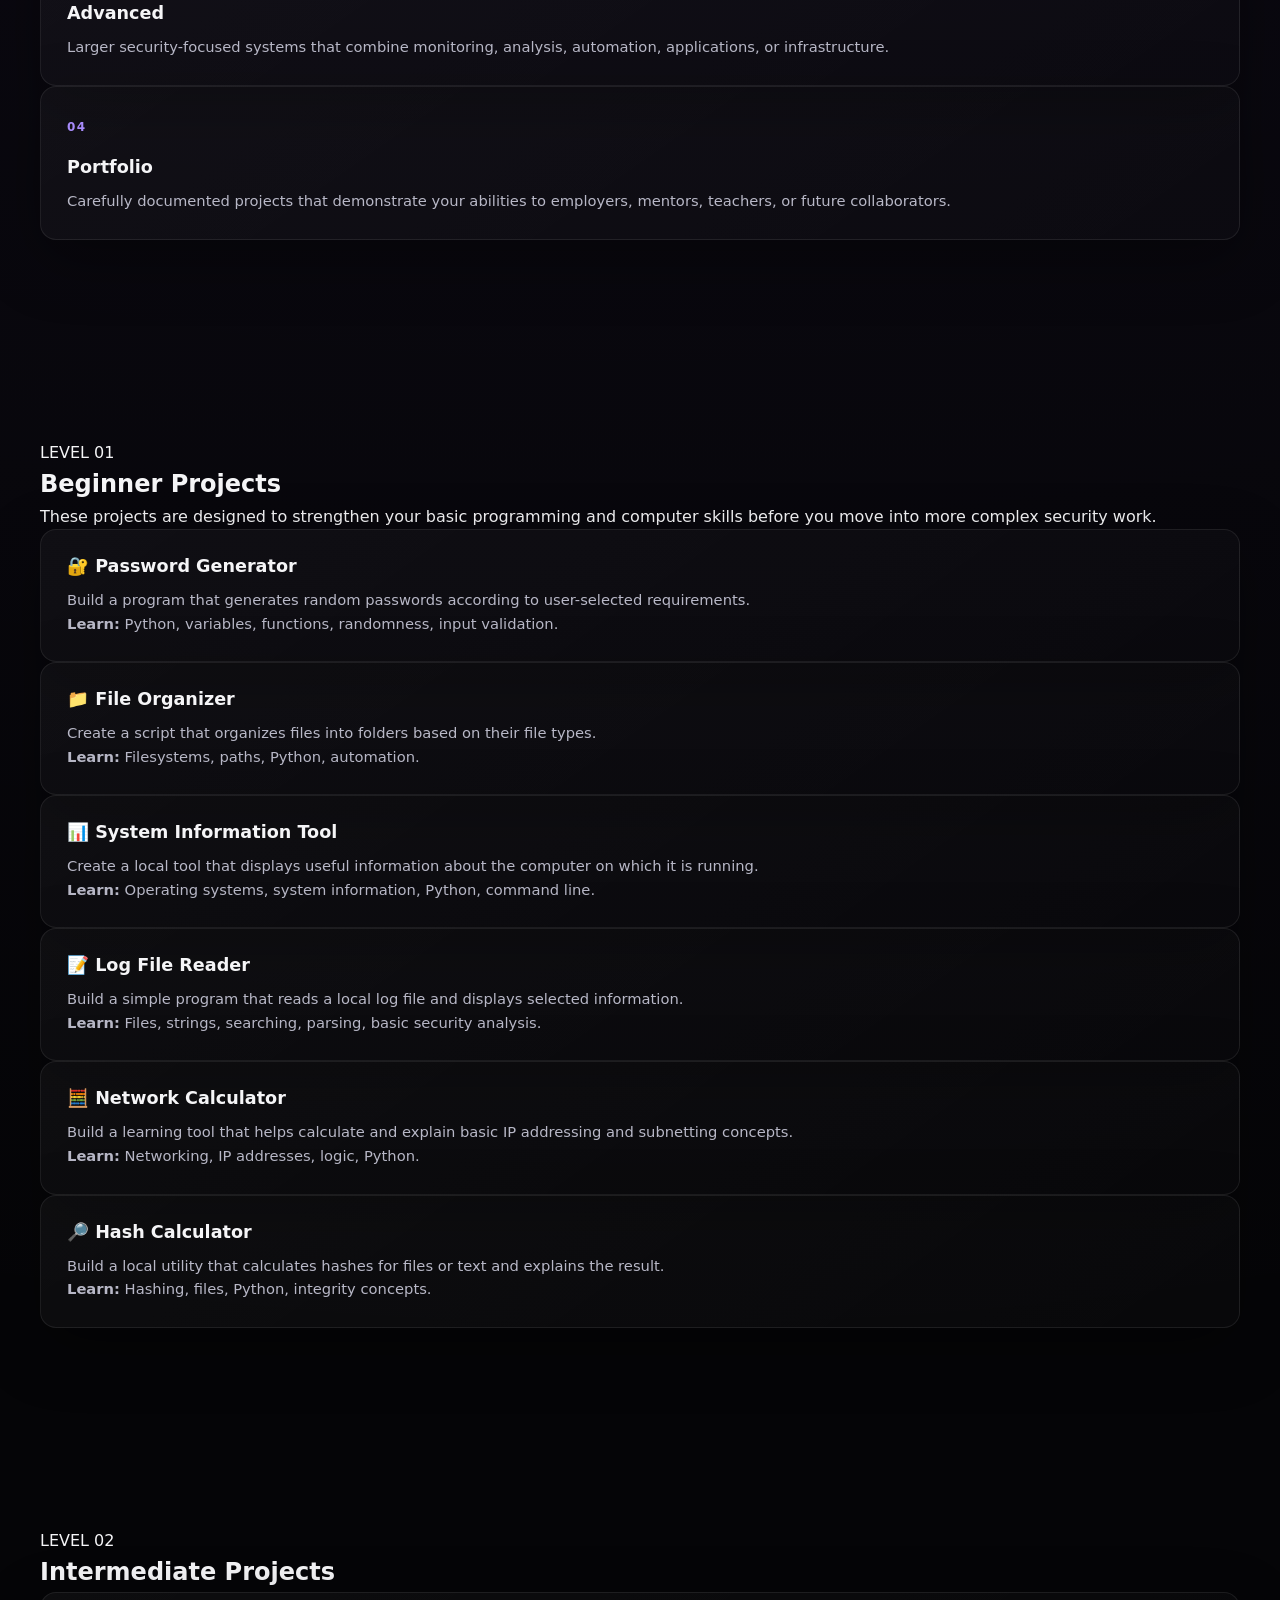
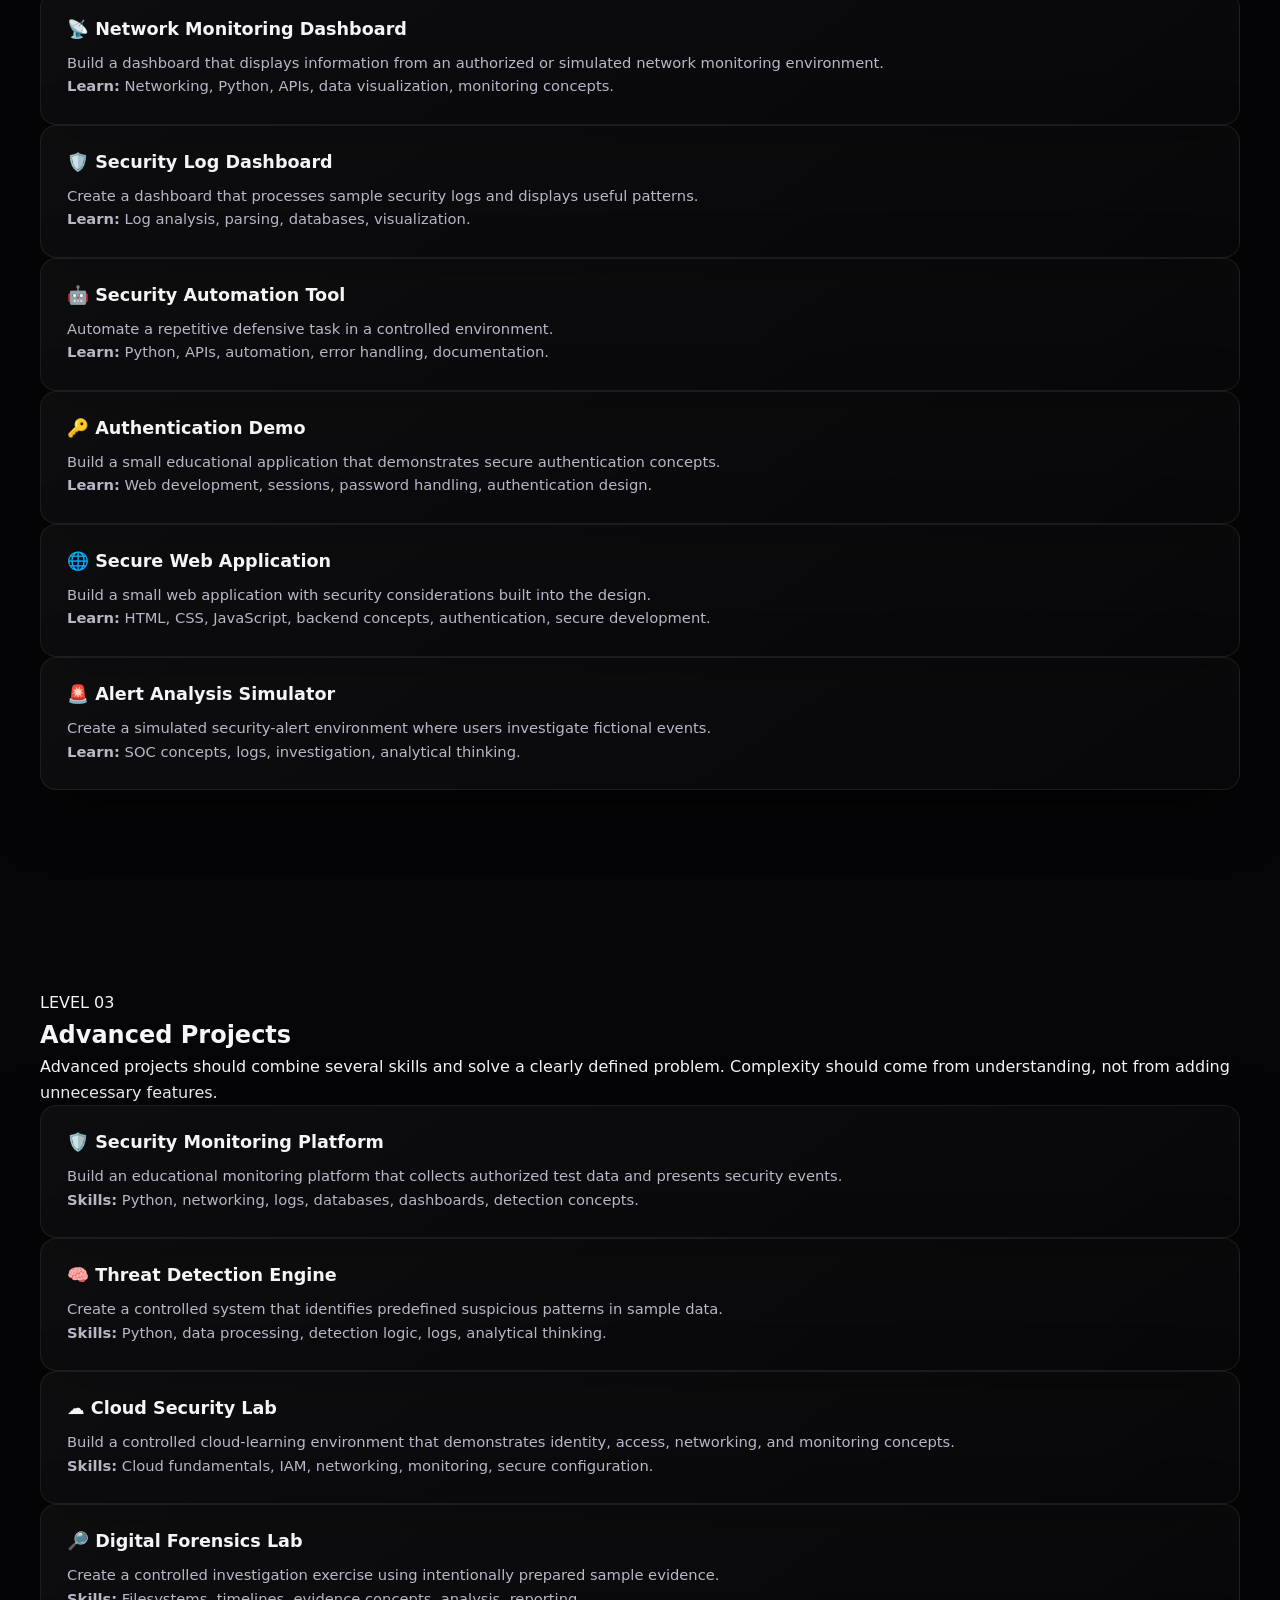
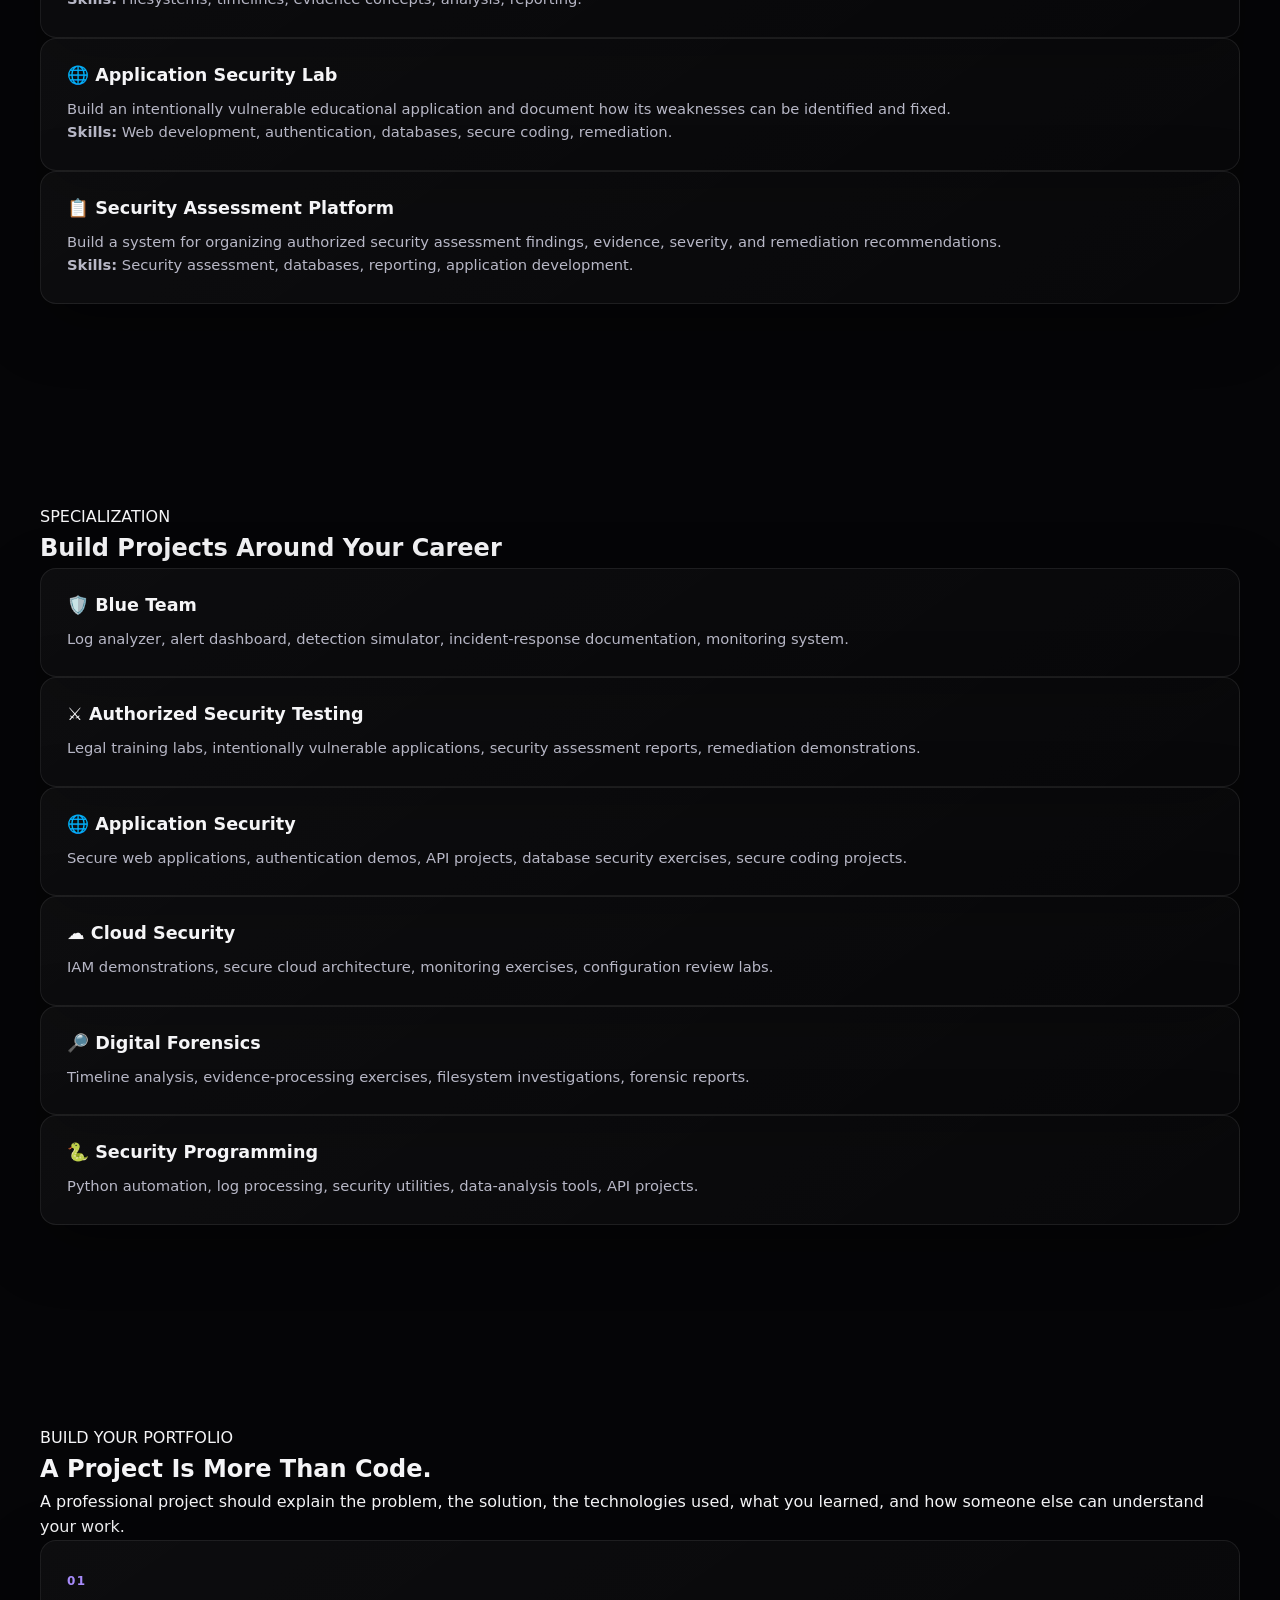
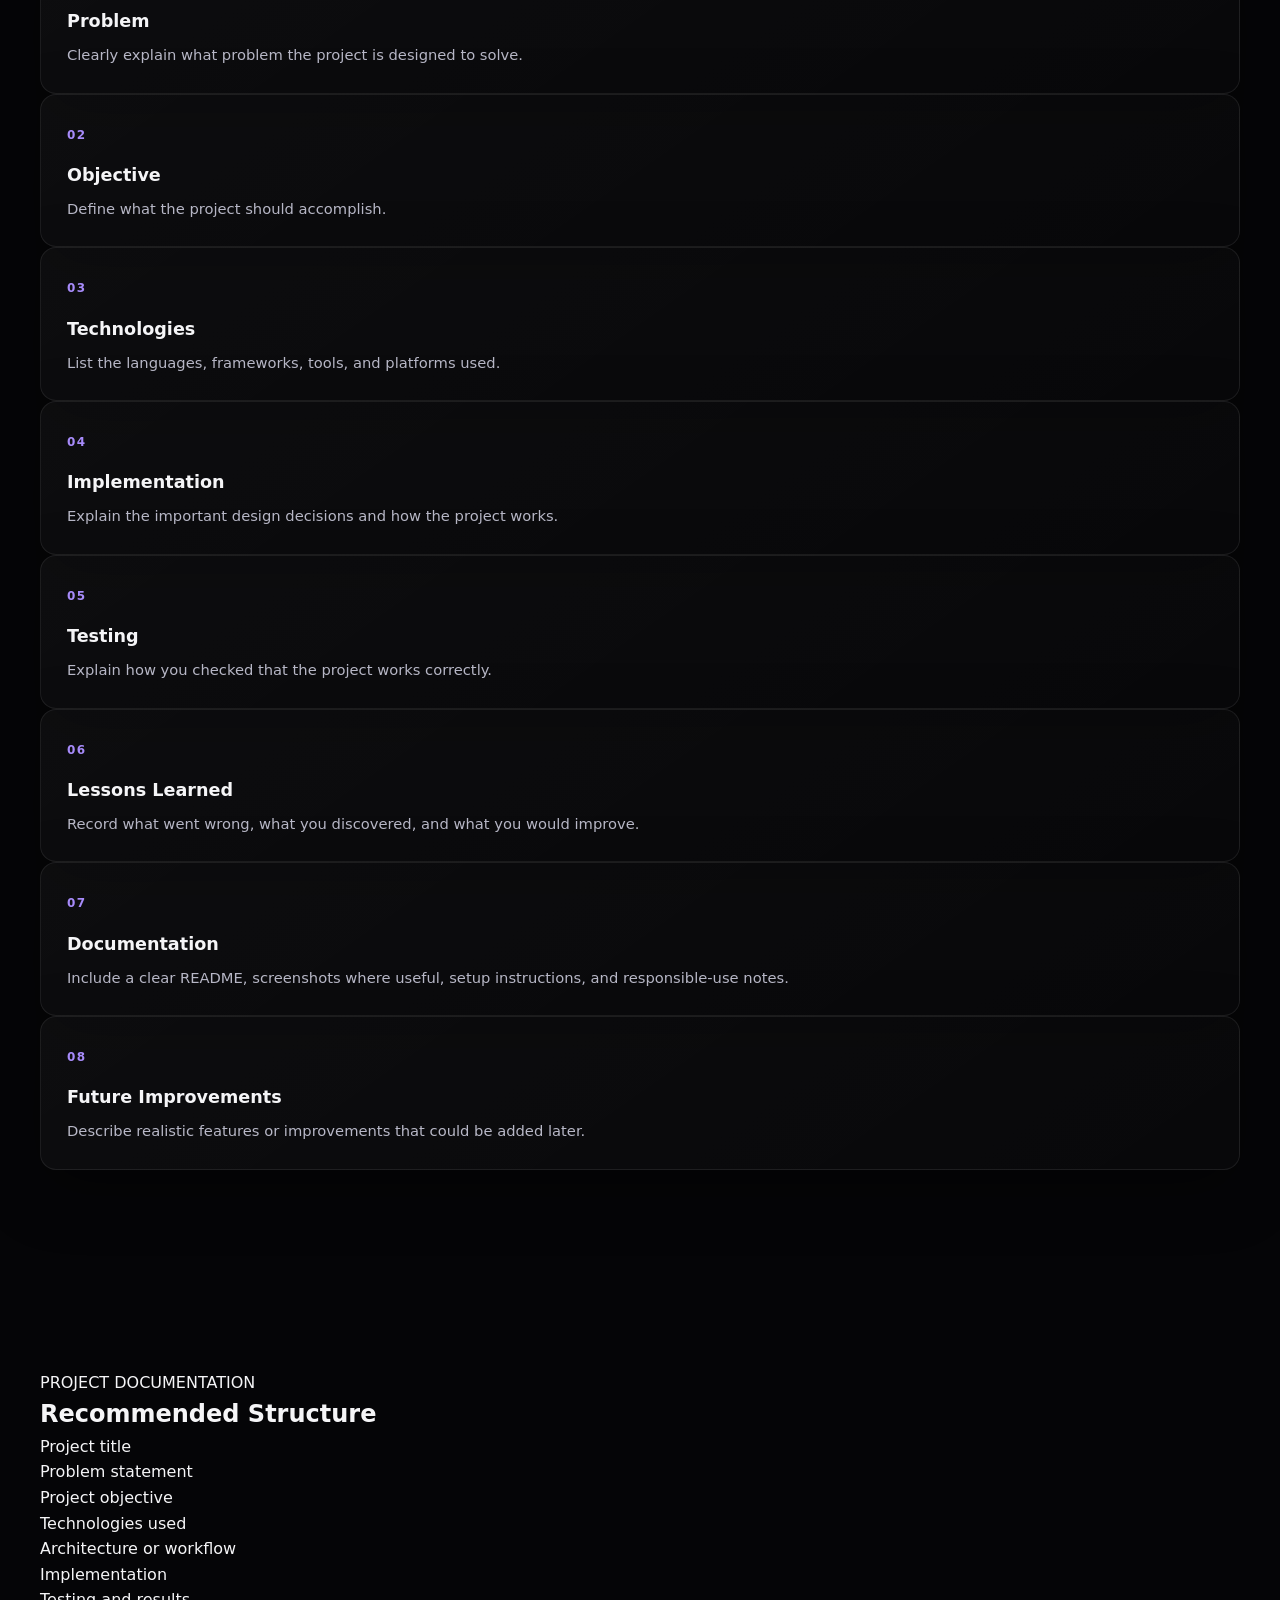
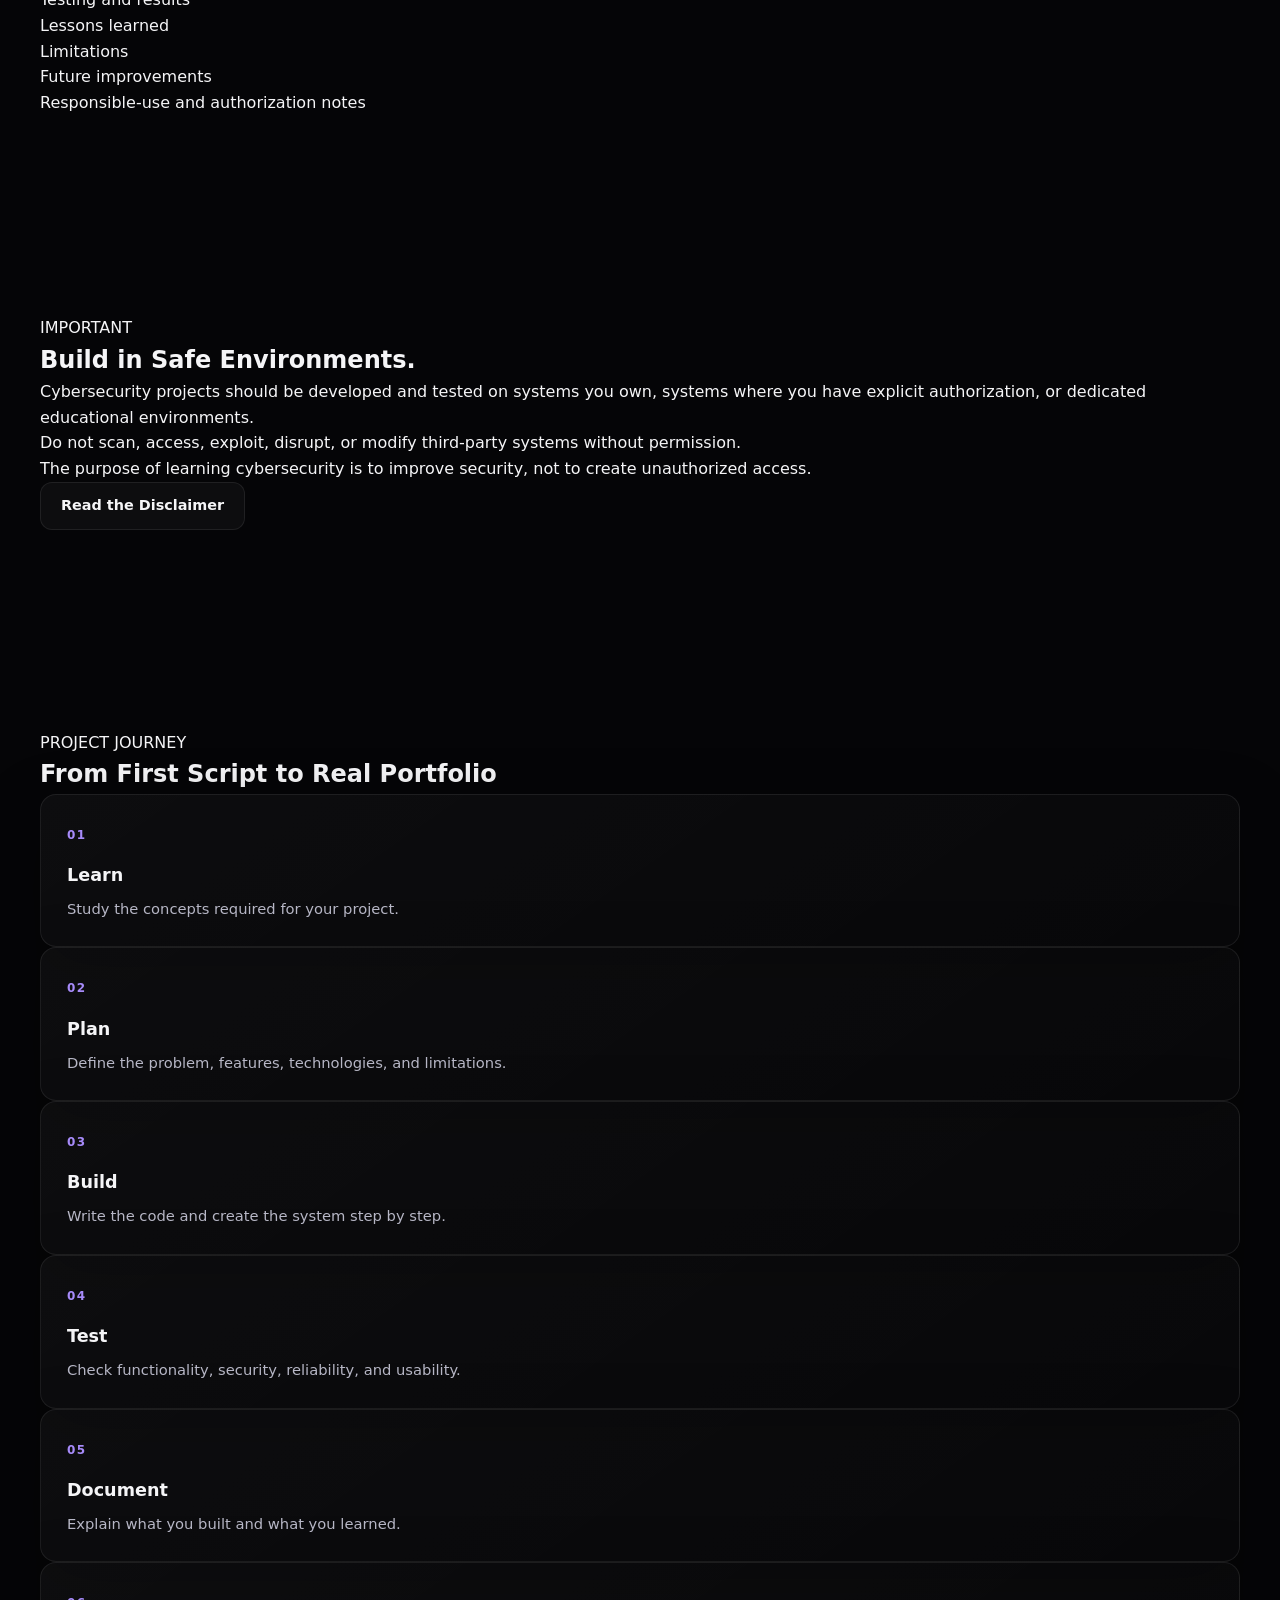
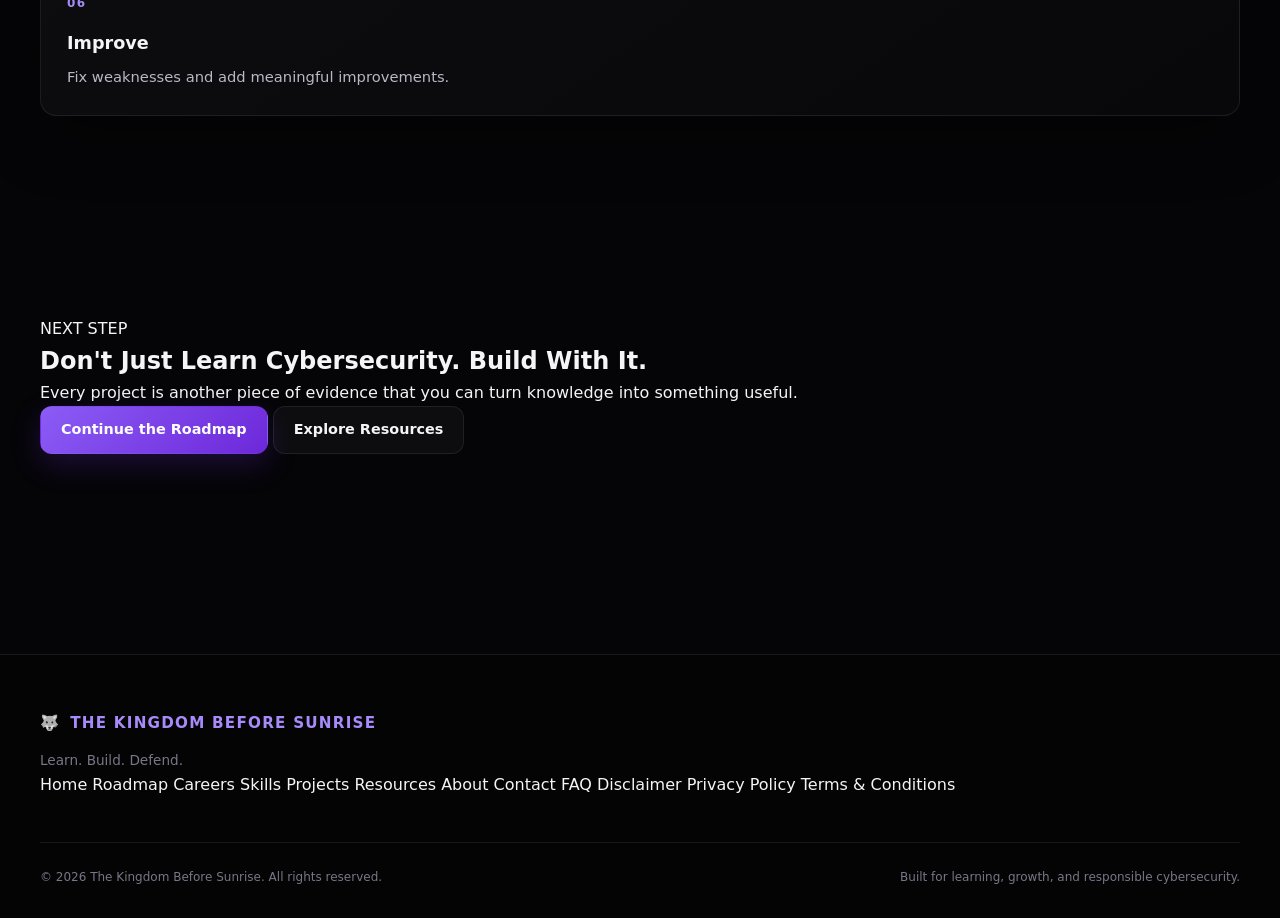
<file: pages/projects.html>
<!DOCTYPE html>
<html lang="en">
<head>
    <meta charset="UTF-8">

    <meta
        name="viewport"
        content="width=device-width, initial-scale=1.0"
    >

    <meta
        name="description"
        content="Build cybersecurity projects from beginner to advanced. Explore Python, networking, defensive security, web security, cloud, forensics, automation, and portfolio projects."
    >

    <meta
        name="keywords"
        content="cybersecurity projects, security projects, Python cybersecurity projects, blue team projects, ethical hacking labs, cloud security projects, digital forensics projects"
    >

    <meta
        name="author"
        content="The Kingdom Before Sunrise"
    >

    <title>
        Cybersecurity Projects | The Kingdom Before Sunrise
    </title>

    <link
        rel="stylesheet"
        href="../css/style.css"
    >
</head>

<body>

    <!-- =========================================
         NAVIGATION
    ========================================== -->

    <header class="navbar">
        <div class="nav-container">

        <div class="container nav-container">

            <a
                href="../index.html"
                class="logo"
            >
                <span class="logo-icon">🐺</span>

                <span>
                    THE KINGDOM BEFORE SUNRISE
                </span>
            </a>

            <nav class="nav-links">

                <a href="../index.html">
                    Home
                </a>

                <a href="roadmap.html">
                    Roadmap
                </a>

                <a href="careers.html">
                    Careers
                </a>

                <a href="skills.html">
                    Skills
                </a>

                <a
                    href="projects.html"
                    class="active"
                >
                    Projects
                </a>

                <a href="resources.html">
                    Resources
                </a>

            </nav>

        </div>

        </div>
    </header>


    <!-- =========================================
         HERO
    ========================================== -->

    <main>

        <section class="hero">

            <div class="container hero-content">

                <p class="hero-tag">
                    CYBERSECURITY PROJECT LAB
                </p>

                <h1>

                    LEARN BY
                    <span class="gradient-text">
                        BUILDING.
                    </span>

                </h1>

                <p class="hero-description">

                    Reading gives you knowledge. Building gives you
                    experience. Use projects to turn cybersecurity
                    concepts into practical skills, useful tools,
                    documented experiments, and portfolio evidence.

                </p>

                <div class="hero-buttons">

                    <a
                        href="roadmap.html"
                        class="btn btn-primary"
                    >
                        Follow the Roadmap
                    </a>

                    <a
                        href="skills.html"
                        class="btn btn-secondary"
                    >
                        Review Skills
                    </a>

                </div>

            </div>

        </section>


        <!-- =========================================
             INTRO
        ========================================== -->

        <section class="section">

            <div class="container">

                <div class="section-heading">

                    <p class="section-tag">
                        WHY PROJECTS MATTER
                    </p>

                    <h2>

                        Turn Knowledge Into
                        <span class="gradient-text">
                            Evidence.
                        </span>

                    </h2>

                    <p>

                        A project shows that you can apply what you have
                        learned. It can demonstrate programming ability,
                        problem solving, technical understanding,
                        documentation, and persistence.

                    </p>

                    <p>

                        You do not need a huge project to begin.
                        A small project that you actually understand is
                        more valuable than a complicated project copied
                        from somewhere else.

                    </p>

                </div>

            </div>

        </section>


        <!-- =========================================
             PROJECT LEVELS
        ========================================== -->

        <section class="section">

            <div class="container">

                <div class="section-heading">

                    <p class="section-tag">
                        PROJECT PROGRESSION
                    </p>

                    <h2>

                        Start Small.
                        <span class="gradient-text">
                            Build Bigger.
                        </span>

                    </h2>

                </div>


                <div class="cards-grid">


                    <article class="card">

                        <div class="card-number">
                            01
                        </div>

                        <h3>
                            Beginner
                        </h3>

                        <p>

                            Small projects that strengthen programming,
                            Linux, files, networking, and basic security
                            concepts.

                        </p>

                    </article>


                    <article class="card">

                        <div class="card-number">
                            02
                        </div>

                        <h3>
                            Intermediate
                        </h3>

                        <p>

                            Projects that combine multiple technologies
                            and require stronger problem solving,
                            automation, and documentation.

                        </p>

                    </article>


                    <article class="card">

                        <div class="card-number">
                            03
                        </div>

                        <h3>
                            Advanced
                        </h3>

                        <p>

                            Larger security-focused systems that combine
                            monitoring, analysis, automation, applications,
                            or infrastructure.

                        </p>

                    </article>


                    <article class="card">

                        <div class="card-number">
                            04
                        </div>

                        <h3>
                            Portfolio
                        </h3>

                        <p>

                            Carefully documented projects that demonstrate
                            your abilities to employers, mentors, teachers,
                            or future collaborators.

                        </p>

                    </article>

                </div>

            </div>

        </section>


        <!-- =========================================
             BEGINNER PROJECTS
        ========================================== -->

        <section class="section">

            <div class="container">

                <div class="section-heading">

                    <p class="section-tag">
                        LEVEL 01
                    </p>

                    <h2>

                        Beginner
                        <span class="gradient-text">
                            Projects
                        </span>

                    </h2>

                    <p>

                        These projects are designed to strengthen your
                        basic programming and computer skills before you
                        move into more complex security work.

                    </p>

                </div>


                <div class="cards-grid">


                    <article class="card">

                        <h3>
                            🔐 Password Generator
                        </h3>

                        <p>
                            Build a program that generates random passwords
                            according to user-selected requirements.
                        </p>

                        <p>
                            <strong>Learn:</strong>
                            Python, variables, functions, randomness,
                            input validation.
                        </p>

                    </article>


                    <article class="card">

                        <h3>
                            📁 File Organizer
                        </h3>

                        <p>
                            Create a script that organizes files into
                            folders based on their file types.
                        </p>

                        <p>
                            <strong>Learn:</strong>
                            Filesystems, paths, Python, automation.
                        </p>

                    </article>


                    <article class="card">

                        <h3>
                            📊 System Information Tool
                        </h3>

                        <p>
                            Create a local tool that displays useful
                            information about the computer on which it
                            is running.
                        </p>

                        <p>
                            <strong>Learn:</strong>
                            Operating systems, system information,
                            Python, command line.
                        </p>

                    </article>


                    <article class="card">

                        <h3>
                            📝 Log File Reader
                        </h3>

                        <p>
                            Build a simple program that reads a local
                            log file and displays selected information.
                        </p>

                        <p>
                            <strong>Learn:</strong>
                            Files, strings, searching, parsing,
                            basic security analysis.
                        </p>

                    </article>


                    <article class="card">

                        <h3>
                            🧮 Network Calculator
                        </h3>

                        <p>
                            Build a learning tool that helps calculate
                            and explain basic IP addressing and subnetting
                            concepts.
                        </p>

                        <p>
                            <strong>Learn:</strong>
                            Networking, IP addresses, logic, Python.
                        </p>

                    </article>


                    <article class="card">

                        <h3>
                            🔎 Hash Calculator
                        </h3>

                        <p>
                            Build a local utility that calculates hashes
                            for files or text and explains the result.
                        </p>

                        <p>
                            <strong>Learn:</strong>
                            Hashing, files, Python, integrity concepts.
                        </p>

                    </article>

                </div>

            </div>

        </section>


        <!-- =========================================
             INTERMEDIATE PROJECTS
        ========================================== -->

        <section class="section">

            <div class="container">

                <div class="section-heading">

                    <p class="section-tag">
                        LEVEL 02
                    </p>

                    <h2>

                        Intermediate
                        <span class="gradient-text">
                            Projects
                        </span>

                    </h2>

                </div>


                <div class="cards-grid">


                    <article class="card">

                        <h3>
                            📡 Network Monitoring Dashboard
                        </h3>

                        <p>
                            Build a dashboard that displays information
                            from an authorized or simulated network
                            monitoring environment.
                        </p>

                        <p>
                            <strong>Learn:</strong>
                            Networking, Python, APIs, data visualization,
                            monitoring concepts.
                        </p>

                    </article>


                    <article class="card">

                        <h3>
                            🛡️ Security Log Dashboard
                        </h3>

                        <p>
                            Create a dashboard that processes sample
                            security logs and displays useful patterns.
                        </p>

                        <p>
                            <strong>Learn:</strong>
                            Log analysis, parsing, databases,
                            visualization.
                        </p>

                    </article>


                    <article class="card">

                        <h3>
                            🤖 Security Automation Tool
                        </h3>

                        <p>
                            Automate a repetitive defensive task in a
                            controlled environment.
                        </p>

                        <p>
                            <strong>Learn:</strong>
                            Python, APIs, automation, error handling,
                            documentation.
                        </p>

                    </article>


                    <article class="card">

                        <h3>
                            🔑 Authentication Demo
                        </h3>

                        <p>
                            Build a small educational application that
                            demonstrates secure authentication concepts.
                        </p>

                        <p>
                            <strong>Learn:</strong>
                            Web development, sessions, password handling,
                            authentication design.
                        </p>

                    </article>


                    <article class="card">

                        <h3>
                            🌐 Secure Web Application
                        </h3>

                        <p>
                            Build a small web application with security
                            considerations built into the design.
                        </p>

                        <p>
                            <strong>Learn:</strong>
                            HTML, CSS, JavaScript, backend concepts,
                            authentication, secure development.
                        </p>

                    </article>


                    <article class="card">

                        <h3>
                            🚨 Alert Analysis Simulator
                        </h3>

                        <p>
                            Create a simulated security-alert environment
                            where users investigate fictional events.
                        </p>

                        <p>
                            <strong>Learn:</strong>
                            SOC concepts, logs, investigation,
                            analytical thinking.
                        </p>

                    </article>

                </div>

            </div>

        </section>


        <!-- =========================================
             ADVANCED PROJECTS
        ========================================== -->

        <section class="section">

            <div class="container">

                <div class="section-heading">

                    <p class="section-tag">
                        LEVEL 03
                    </p>

                    <h2>

                        Advanced
                        <span class="gradient-text">
                            Projects
                        </span>

                    </h2>

                    <p>

                        Advanced projects should combine several skills
                        and solve a clearly defined problem. Complexity
                        should come from understanding, not from adding
                        unnecessary features.

                    </p>

                </div>


                <div class="cards-grid">


                    <article class="card">

                        <h3>
                            🛡️ Security Monitoring Platform
                        </h3>

                        <p>
                            Build an educational monitoring platform that
                            collects authorized test data and presents
                            security events.
                        </p>

                        <p>
                            <strong>Skills:</strong>
                            Python, networking, logs, databases,
                            dashboards, detection concepts.
                        </p>

                    </article>


                    <article class="card">

                        <h3>
                            🧠 Threat Detection Engine
                        </h3>

                        <p>
                            Create a controlled system that identifies
                            predefined suspicious patterns in sample data.
                        </p>

                        <p>
                            <strong>Skills:</strong>
                            Python, data processing, detection logic,
                            logs, analytical thinking.
                        </p>

                    </article>


                    <article class="card">

                        <h3>
                            ☁️ Cloud Security Lab
                        </h3>

                        <p>
                            Build a controlled cloud-learning environment
                            that demonstrates identity, access, networking,
                            and monitoring concepts.
                        </p>

                        <p>
                            <strong>Skills:</strong>
                            Cloud fundamentals, IAM, networking,
                            monitoring, secure configuration.
                        </p>

                    </article>


                    <article class="card">

                        <h3>
                            🔎 Digital Forensics Lab
                        </h3>

                        <p>
                            Create a controlled investigation exercise
                            using intentionally prepared sample evidence.
                        </p>

                        <p>
                            <strong>Skills:</strong>
                            Filesystems, timelines, evidence concepts,
                            analysis, reporting.
                        </p>

                    </article>


                    <article class="card">

                        <h3>
                            🌐 Application Security Lab
                        </h3>

                        <p>
                            Build an intentionally vulnerable educational
                            application and document how its weaknesses
                            can be identified and fixed.
                        </p>

                        <p>
                            <strong>Skills:</strong>
                            Web development, authentication, databases,
                            secure coding, remediation.
                        </p>

                    </article>


                    <article class="card">

                        <h3>
                            📋 Security Assessment Platform
                        </h3>

                        <p>
                            Build a system for organizing authorized
                            security assessment findings, evidence,
                            severity, and remediation recommendations.
                        </p>

                        <p>
                            <strong>Skills:</strong>
                            Security assessment, databases, reporting,
                            application development.
                        </p>

                    </article>

                </div>

            </div>

        </section>


        <!-- =========================================
             PROJECTS BY SPECIALIZATION
        ========================================== -->

        <section class="section">

            <div class="container">

                <div class="section-heading">

                    <p class="section-tag">
                        SPECIALIZATION
                    </p>

                    <h2>

                        Build Projects Around
                        <span class="gradient-text">
                            Your Career
                        </span>

                    </h2>

                </div>


                <div class="cards-grid">


                    <article class="card">

                        <h3>
                            🛡️ Blue Team
                        </h3>

                        <p>
                            Log analyzer, alert dashboard, detection
                            simulator, incident-response documentation,
                            monitoring system.
                        </p>

                    </article>


                    <article class="card">

                        <h3>
                            ⚔️ Authorized Security Testing
                        </h3>

                        <p>
                            Legal training labs, intentionally vulnerable
                            applications, security assessment reports,
                            remediation demonstrations.
                        </p>

                    </article>


                    <article class="card">

                        <h3>
                            🌐 Application Security
                        </h3>

                        <p>
                            Secure web applications, authentication demos,
                            API projects, database security exercises,
                            secure coding projects.
                        </p>

                    </article>


                    <article class="card">

                        <h3>
                            ☁️ Cloud Security
                        </h3>

                        <p>
                            IAM demonstrations, secure cloud architecture,
                            monitoring exercises, configuration review labs.
                        </p>

                    </article>


                    <article class="card">

                        <h3>
                            🔎 Digital Forensics
                        </h3>

                        <p>
                            Timeline analysis, evidence-processing exercises,
                            filesystem investigations, forensic reports.
                        </p>

                    </article>


                    <article class="card">

                        <h3>
                            🐍 Security Programming
                        </h3>

                        <p>
                            Python automation, log processing, security
                            utilities, data-analysis tools, API projects.
                        </p>

                    </article>

                </div>

            </div>

        </section>


        <!-- =========================================
             PORTFOLIO
        ========================================== -->

        <section class="section">

            <div class="container">

                <div class="section-heading">

                    <p class="section-tag">
                        BUILD YOUR PORTFOLIO
                    </p>

                    <h2>

                        A Project Is More Than
                        <span class="gradient-text">
                            Code.
                        </span>

                    </h2>

                    <p>

                        A professional project should explain the problem,
                        the solution, the technologies used, what you learned,
                        and how someone else can understand your work.

                    </p>

                </div>


                <div class="cards-grid">


                    <article class="card">

                        <div class="card-number">
                            01
                        </div>

                        <h3>
                            Problem
                        </h3>

                        <p>
                            Clearly explain what problem the project is
                            designed to solve.
                        </p>

                    </article>


                    <article class="card">

                        <div class="card-number">
                            02
                        </div>

                        <h3>
                            Objective
                        </h3>

                        <p>
                            Define what the project should accomplish.
                        </p>

                    </article>


                    <article class="card">

                        <div class="card-number">
                            03
                        </div>

                        <h3>
                            Technologies
                        </h3>

                        <p>
                            List the languages, frameworks, tools, and
                            platforms used.
                        </p>

                    </article>


                    <article class="card">

                        <div class="card-number">
                            04
                        </div>

                        <h3>
                            Implementation
                        </h3>

                        <p>
                            Explain the important design decisions and
                            how the project works.
                        </p>

                    </article>


                    <article class="card">

                        <div class="card-number">
                            05
                        </div>

                        <h3>
                            Testing
                        </h3>

                        <p>
                            Explain how you checked that the project
                            works correctly.
                        </p>

                    </article>


                    <article class="card">

                        <div class="card-number">
                            06
                        </div>

                        <h3>
                            Lessons Learned
                        </h3>

                        <p>
                            Record what went wrong, what you discovered,
                            and what you would improve.
                        </p>

                    </article>


                    <article class="card">

                        <div class="card-number">
                            07
                        </div>

                        <h3>
                            Documentation
                        </h3>

                        <p>
                            Include a clear README, screenshots where
                            useful, setup instructions, and responsible-use
                            notes.
                        </p>

                    </article>


                    <article class="card">

                        <div class="card-number">
                            08
                        </div>

                        <h3>
                            Future Improvements
                        </h3>

                        <p>
                            Describe realistic features or improvements
                            that could be added later.
                        </p>

                    </article>

                </div>

            </div>

        </section>


        <!-- =========================================
             PROJECT DOCUMENTATION TEMPLATE
        ========================================== -->

        <section class="section">

            <div class="container">

                <div class="hero-card">

                    <p class="section-tag">
                        PROJECT DOCUMENTATION
                    </p>

                    <h2>

                        Recommended
                        <span class="gradient-text">
                            Structure
                        </span>

                    </h2>

                    <p>
                        Project title
                    </p>

                    <p>
                        Problem statement
                    </p>

                    <p>
                        Project objective
                    </p>

                    <p>
                        Technologies used
                    </p>

                    <p>
                        Architecture or workflow
                    </p>

                    <p>
                        Implementation
                    </p>

                    <p>
                        Testing and results
                    </p>

                    <p>
                        Lessons learned
                    </p>

                    <p>
                        Limitations
                    </p>

                    <p>
                        Future improvements
                    </p>

                    <p>
                        Responsible-use and authorization notes
                    </p>

                </div>

            </div>

        </section>


        <!-- =========================================
             LEGAL / RESPONSIBLE PRACTICE
        ========================================== -->

        <section class="section">

            <div class="container">

                <div class="hero-card">

                    <p class="section-tag">
                        IMPORTANT
                    </p>

                    <h2>

                        Build in
                        <span class="gradient-text">
                            Safe Environments.
                        </span>

                    </h2>

                    <p>

                        Cybersecurity projects should be developed and
                        tested on systems you own, systems where you have
                        explicit authorization, or dedicated educational
                        environments.

                    </p>

                    <p>

                        Do not scan, access, exploit, disrupt, or modify
                        third-party systems without permission.

                    </p>

                    <p>

                        The purpose of learning cybersecurity is to improve
                        security, not to create unauthorized access.

                    </p>

                    <a
                        href="disclaimer.html"
                        class="btn btn-secondary"
                    >
                        Read the Disclaimer
                    </a>

                </div>

            </div>

        </section>


        <!-- =========================================
             PROJECT JOURNEY
        ========================================== -->

        <section class="section">

            <div class="container">

                <div class="section-heading">

                    <p class="section-tag">
                        PROJECT JOURNEY
                    </p>

                    <h2>

                        From First Script
                        <span class="gradient-text">
                            to Real Portfolio
                        </span>

                    </h2>

                </div>


                <div class="cards-grid">


                    <article class="card">

                        <div class="card-number">
                            01
                        </div>

                        <h3>
                            Learn
                        </h3>

                        <p>
                            Study the concepts required for your project.
                        </p>

                    </article>


                    <article class="card">

                        <div class="card-number">
                            02
                        </div>

                        <h3>
                            Plan
                        </h3>

                        <p>
                            Define the problem, features, technologies,
                            and limitations.
                        </p>

                    </article>


                    <article class="card">

                        <div class="card-number">
                            03
                        </div>

                        <h3>
                            Build
                        </h3>

                        <p>
                            Write the code and create the system step by step.
                        </p>

                    </article>


                    <article class="card">

                        <div class="card-number">
                            04
                        </div>

                        <h3>
                            Test
                        </h3>

                        <p>
                            Check functionality, security, reliability,
                            and usability.
                        </p>

                    </article>


                    <article class="card">

                        <div class="card-number">
                            05
                        </div>

                        <h3>
                            Document
                        </h3>

                        <p>
                            Explain what you built and what you learned.
                        </p>

                    </article>


                    <article class="card">

                        <div class="card-number">
                            06
                        </div>

                        <h3>
                            Improve
                        </h3>

                        <p>
                            Fix weaknesses and add meaningful improvements.
                        </p>

                    </article>

                </div>

            </div>

        </section>


        <!-- =========================================
             FINAL CTA
        ========================================== -->

        <section class="section final-cta">

            <div class="container">

                <div class="section-heading">

                    <p class="section-tag">
                        NEXT STEP
                    </p>

                    <h2>

                        Don't Just Learn Cybersecurity.
                        <span class="gradient-text">
                            Build With It.
                        </span>

                    </h2>

                    <p>

                        Every project is another piece of evidence that
                        you can turn knowledge into something useful.

                    </p>

                    <div class="hero-buttons">

                        <a
                            href="roadmap.html"
                            class="btn btn-primary"
                        >
                            Continue the Roadmap
                        </a>

                        <a
                            href="resources.html"
                            class="btn btn-secondary"
                        >
                            Explore Resources
                        </a>

                    </div>

                </div>

            </div>

        </section>

    </main>


    <!-- =========================================
         FOOTER
    ========================================== -->

    <footer class="footer">

        <div class="container footer-content">

            <div class="footer-brand">

                <div class="logo">

                    <span class="logo-icon">
                        🐺
                    </span>

                    <span>
                        THE KINGDOM BEFORE SUNRISE
                    </span>

                </div>

                <p>
                    Learn. Build. Defend.
                </p>

            </div>


            <div class="footer-links">

                <a href="../index.html">
                    Home
                </a>

                <a href="roadmap.html">
                    Roadmap
                </a>

                <a href="careers.html">
                    Careers
                </a>

                <a href="skills.html">
                    Skills
                </a>

                <a href="projects.html">
                    Projects
                </a>

                <a href="resources.html">
                    Resources
                </a>

                <a href="about.html">
                    About
                </a>

                <a href="contact.html">
                    Contact
                </a>

                <a href="faq.html">
                    FAQ
                </a>

                <a href="disclaimer.html">
                    Disclaimer
                </a>

                <a href="privacy.html">
                    Privacy Policy
                </a>

                <a href="terms.html">
                    Terms & Conditions
                </a>

            </div>


            <div class="footer-bottom">

                <p>
                    © 2026 The Kingdom Before Sunrise.
                    All rights reserved.
                </p>

                <p>
                    Built for learning, growth, and responsible cybersecurity.
                </p>

            </div>

        </div>

    </footer>


    <!-- =========================================
         JAVASCRIPT
    ========================================== -->

    <script src="../js/main.js"></script>

</body>
</html>
</file>
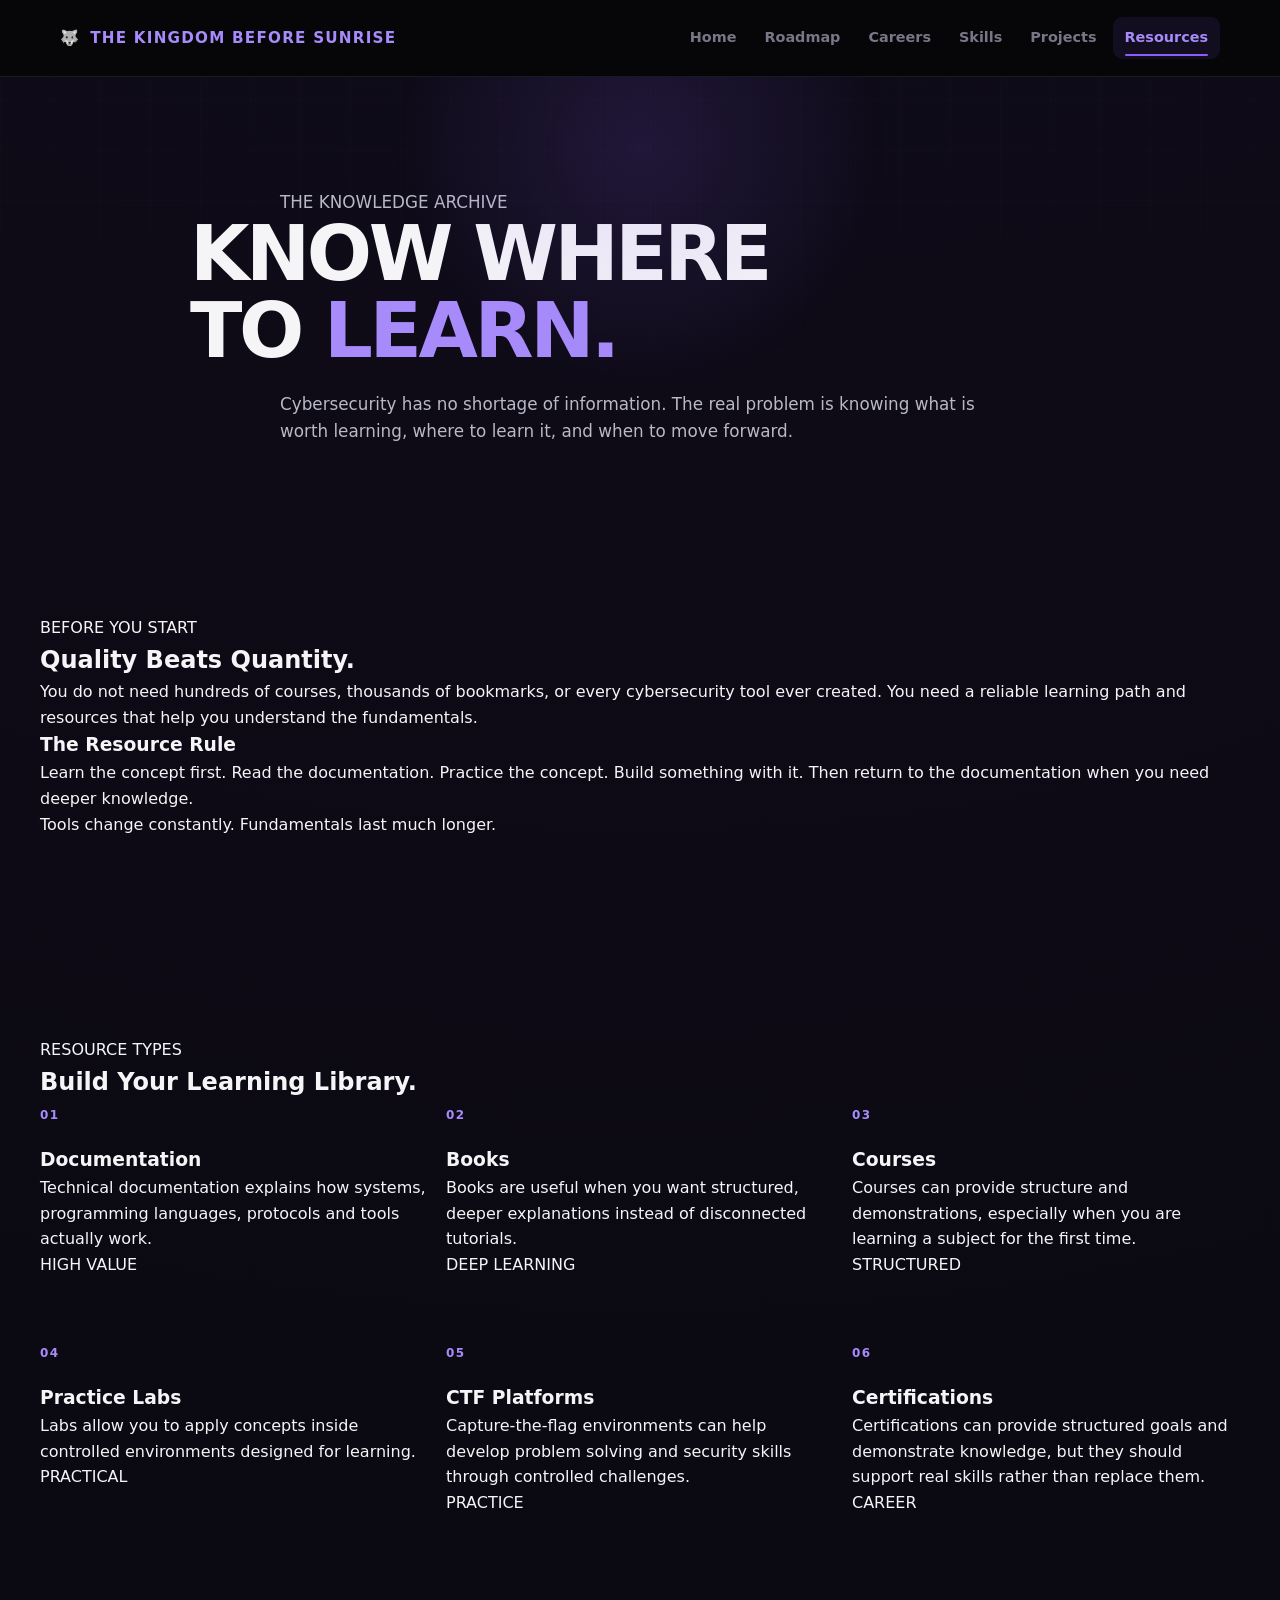
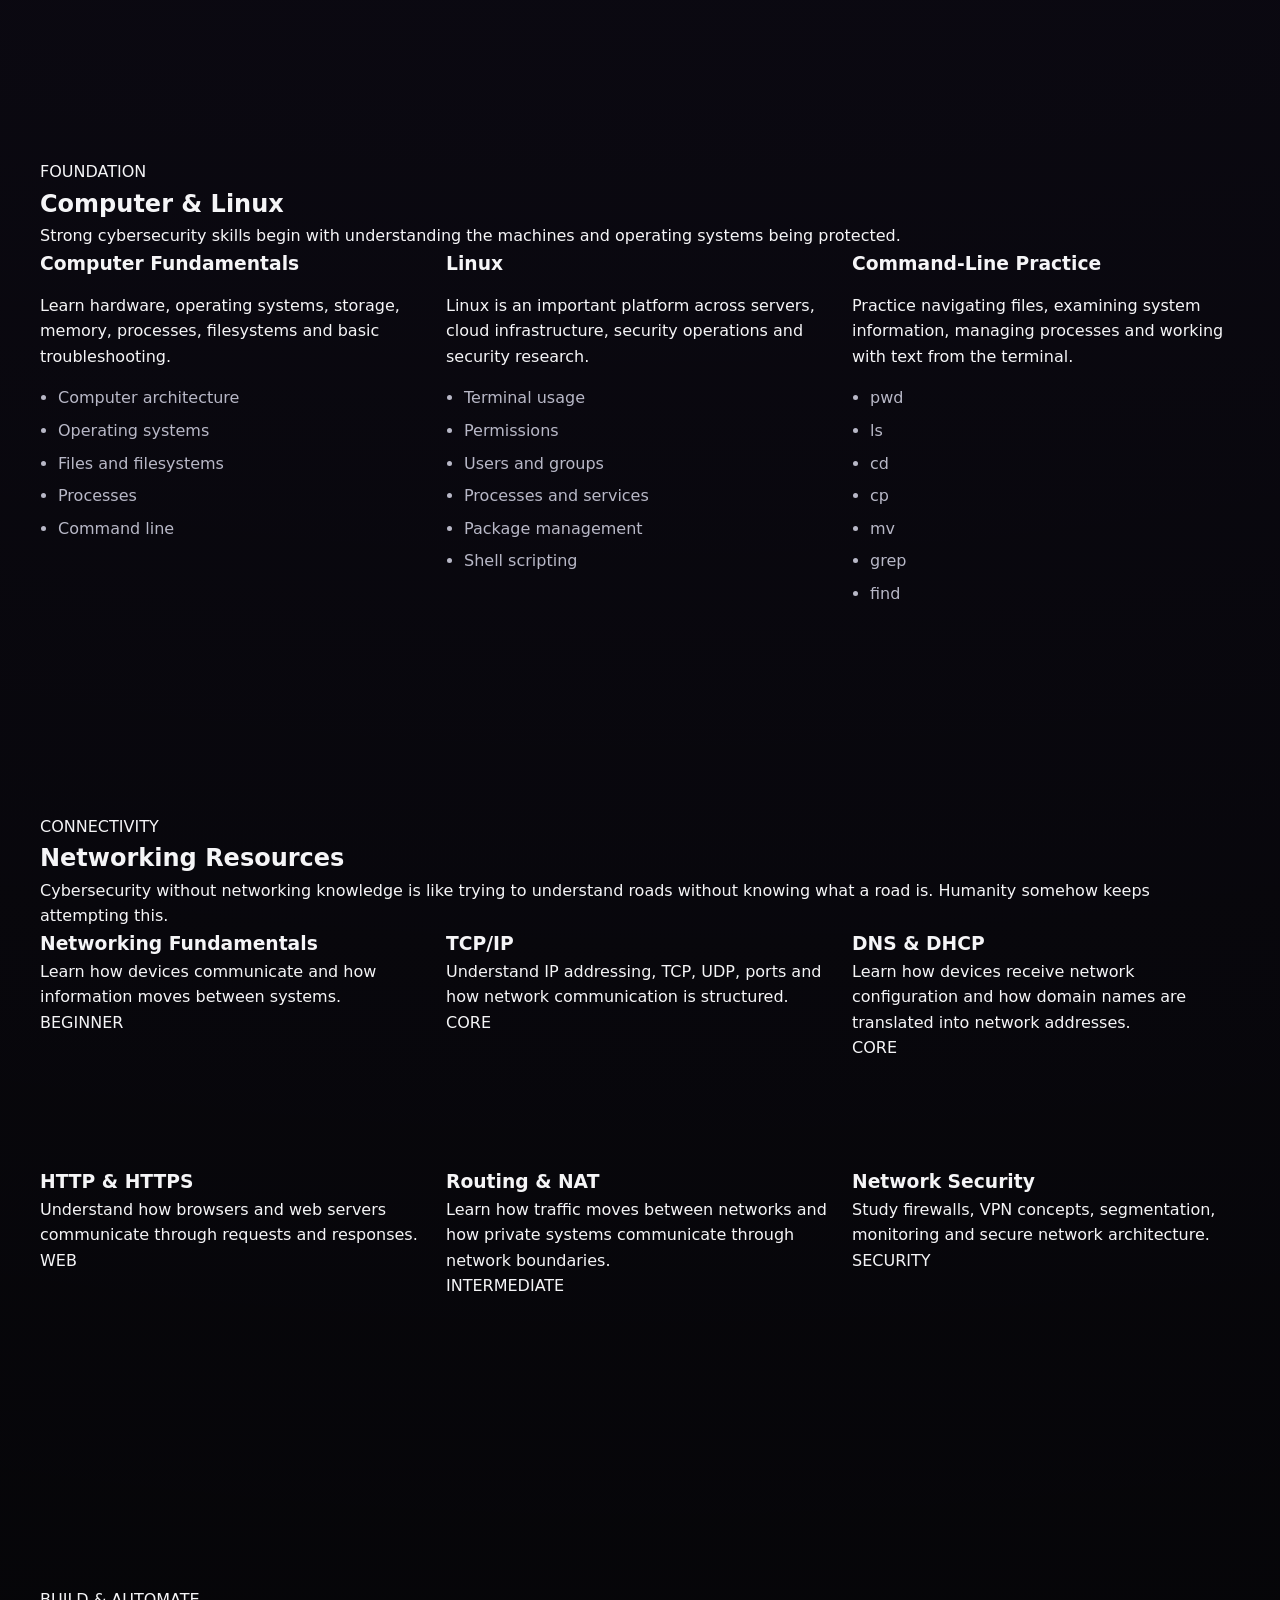
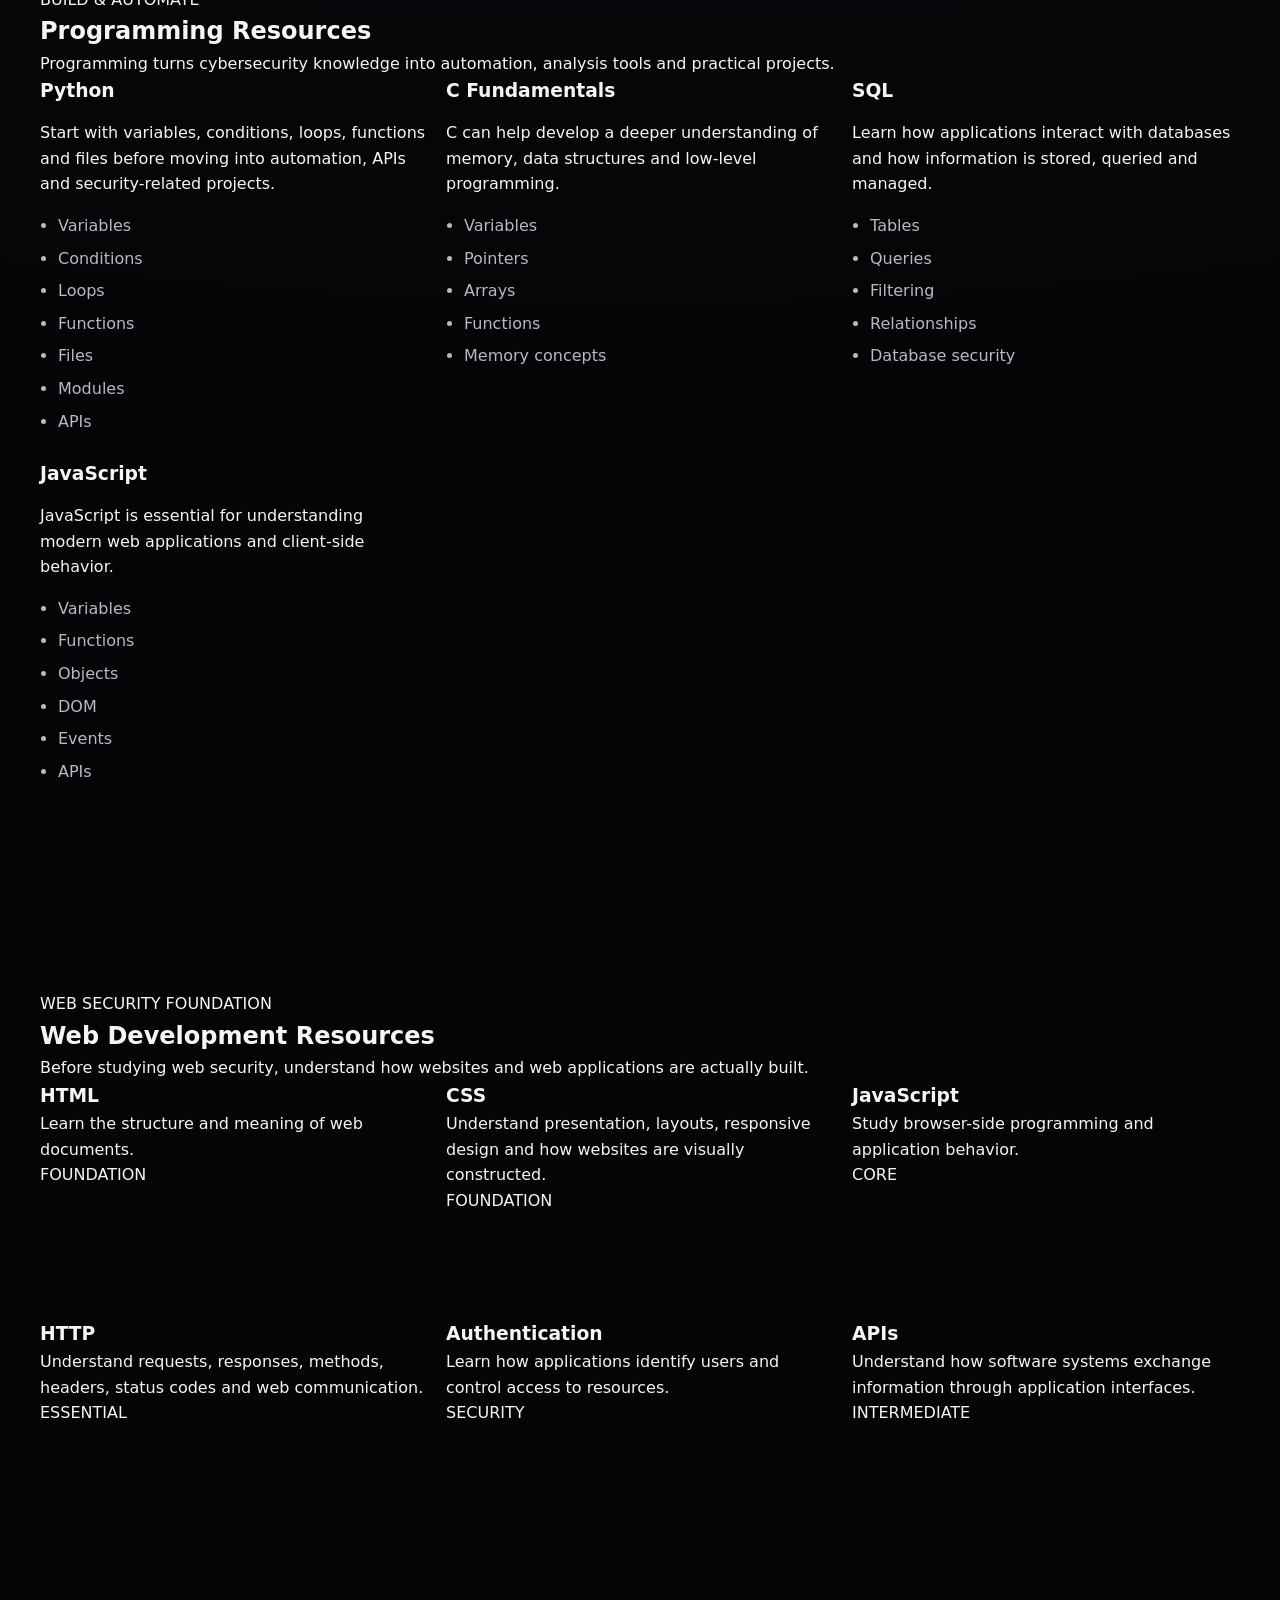
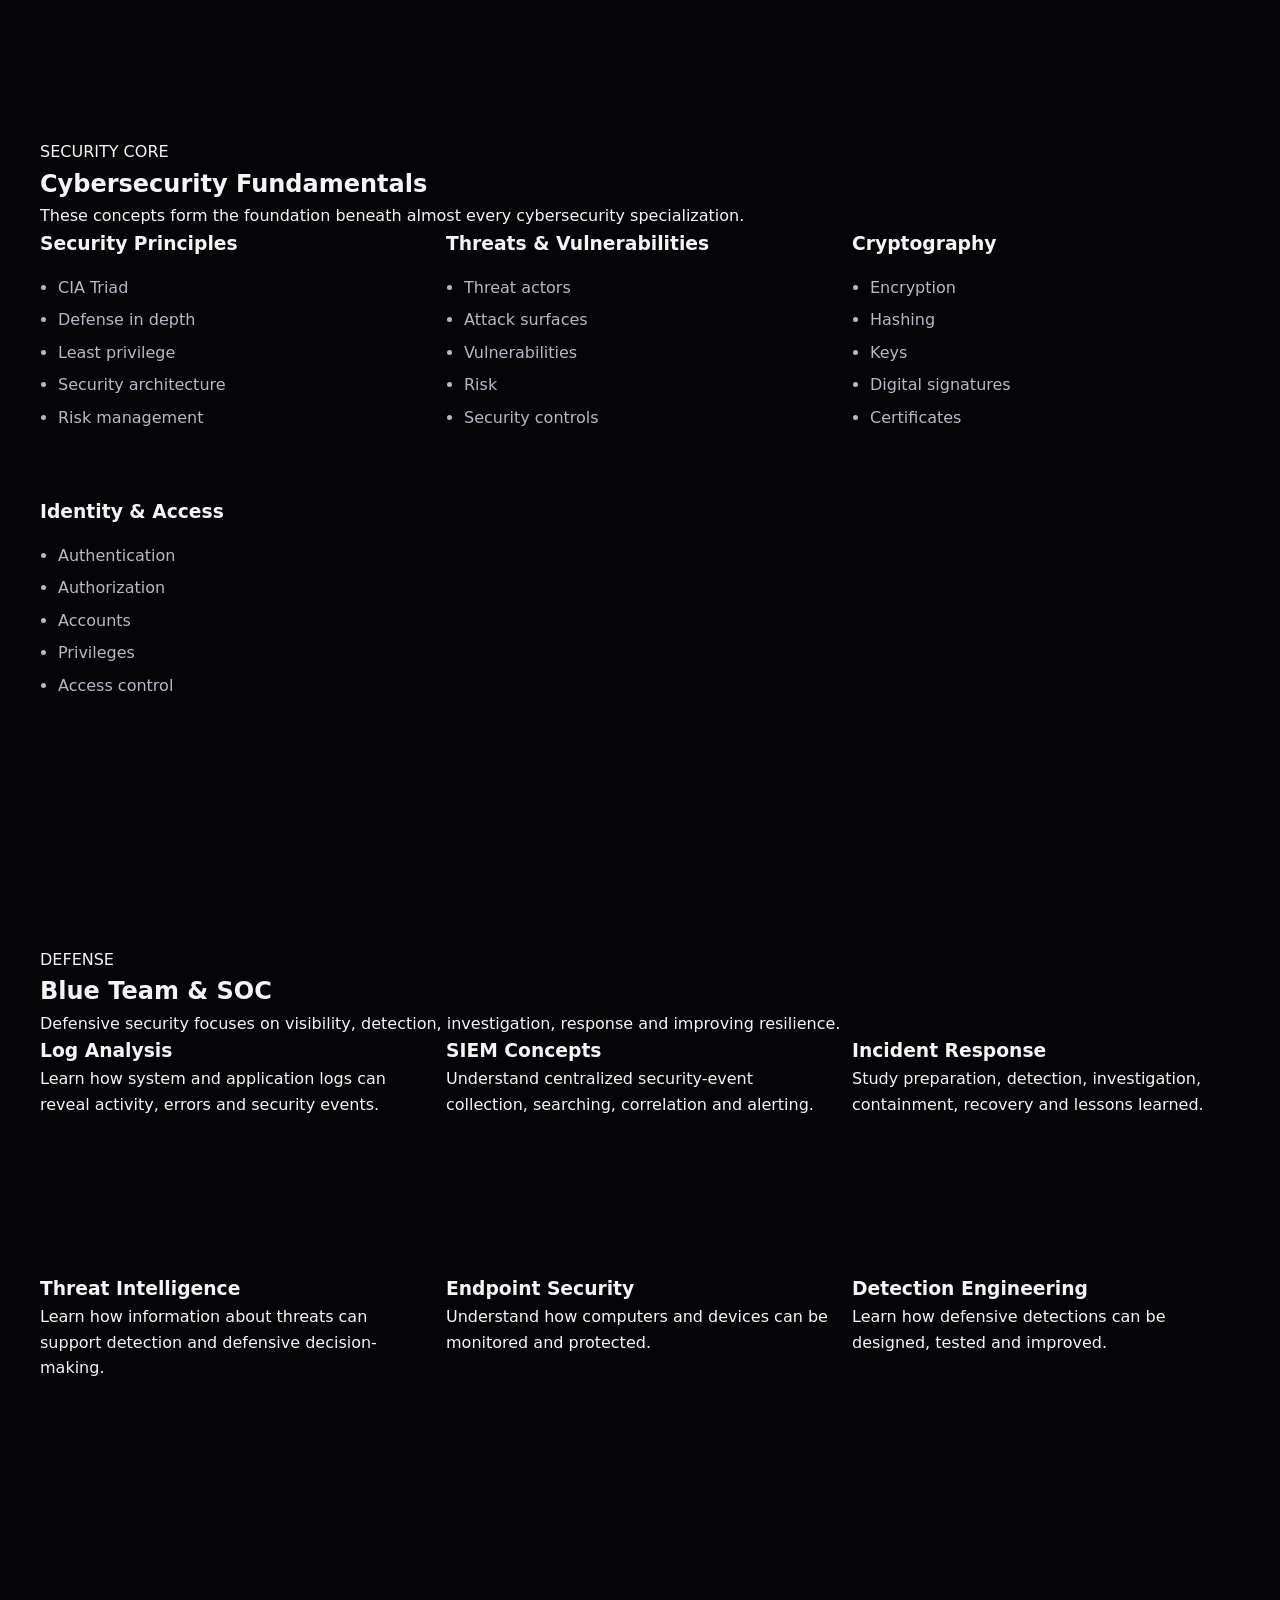
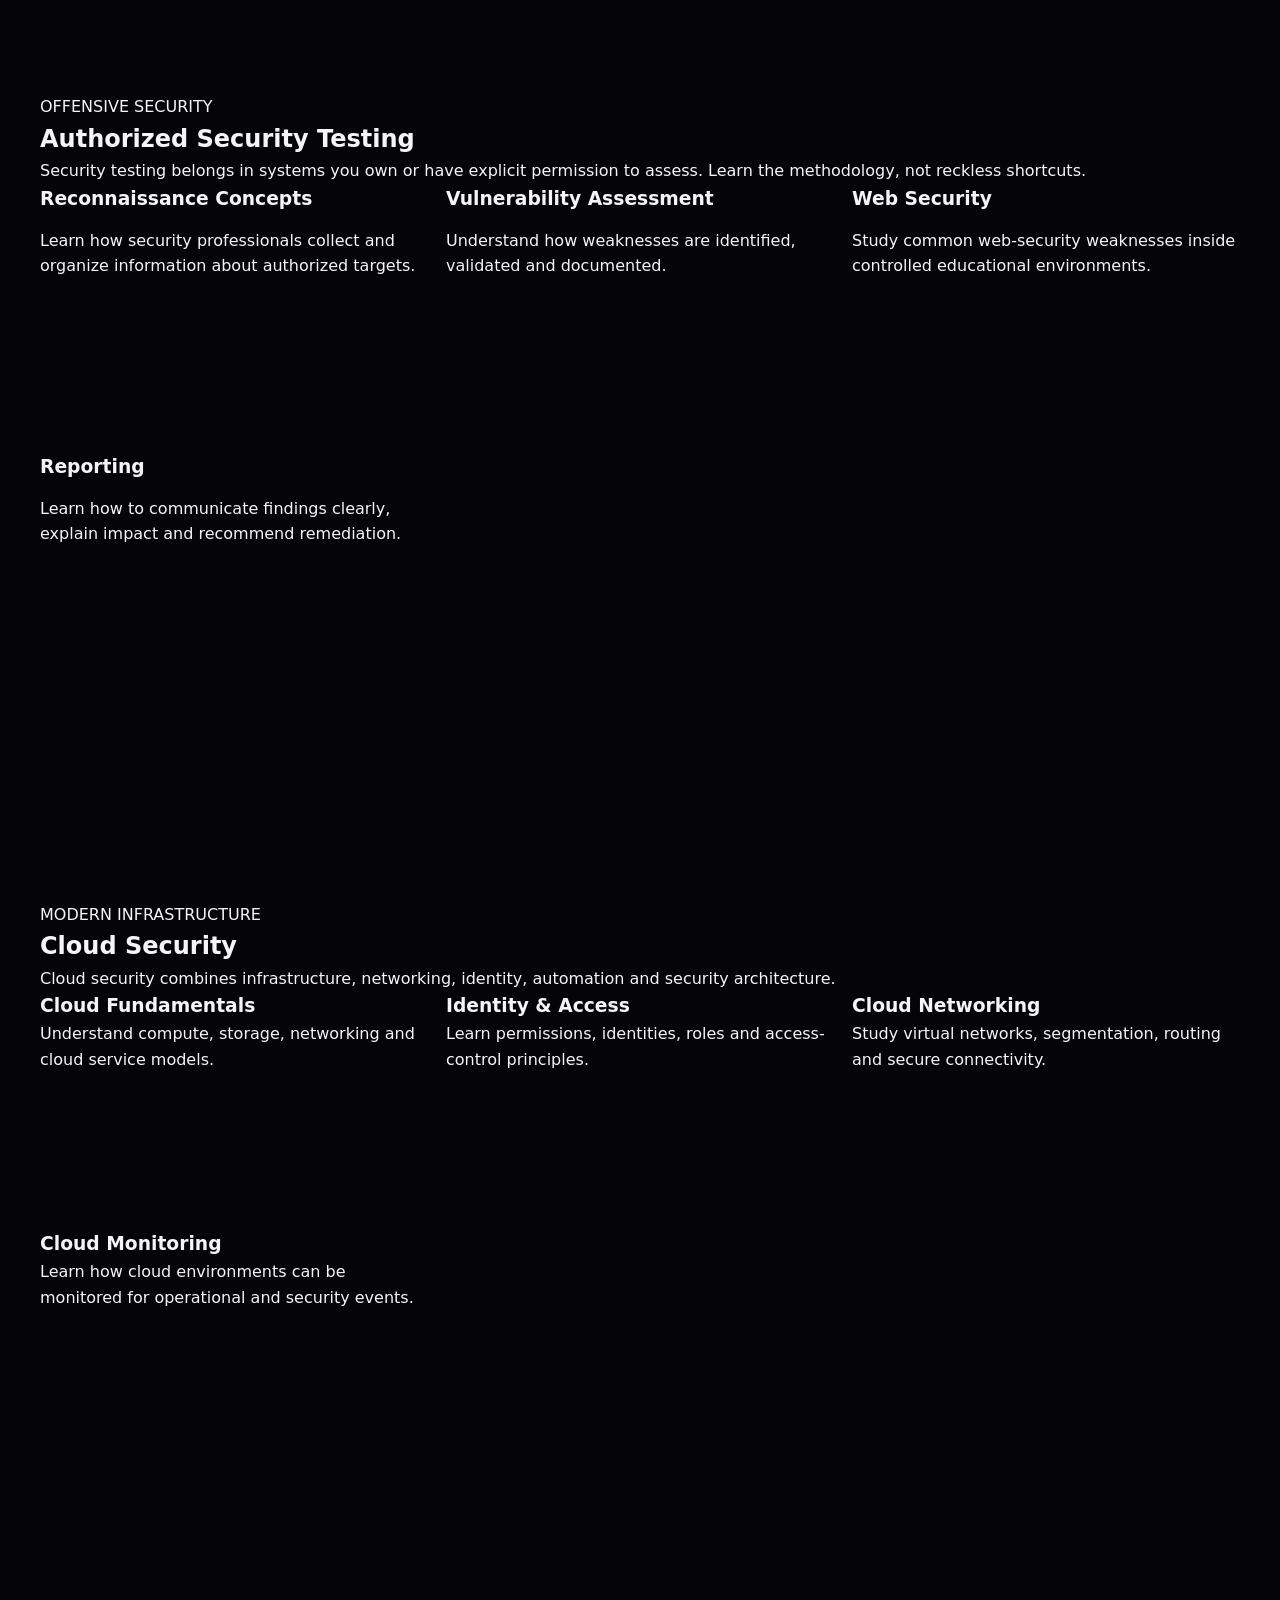
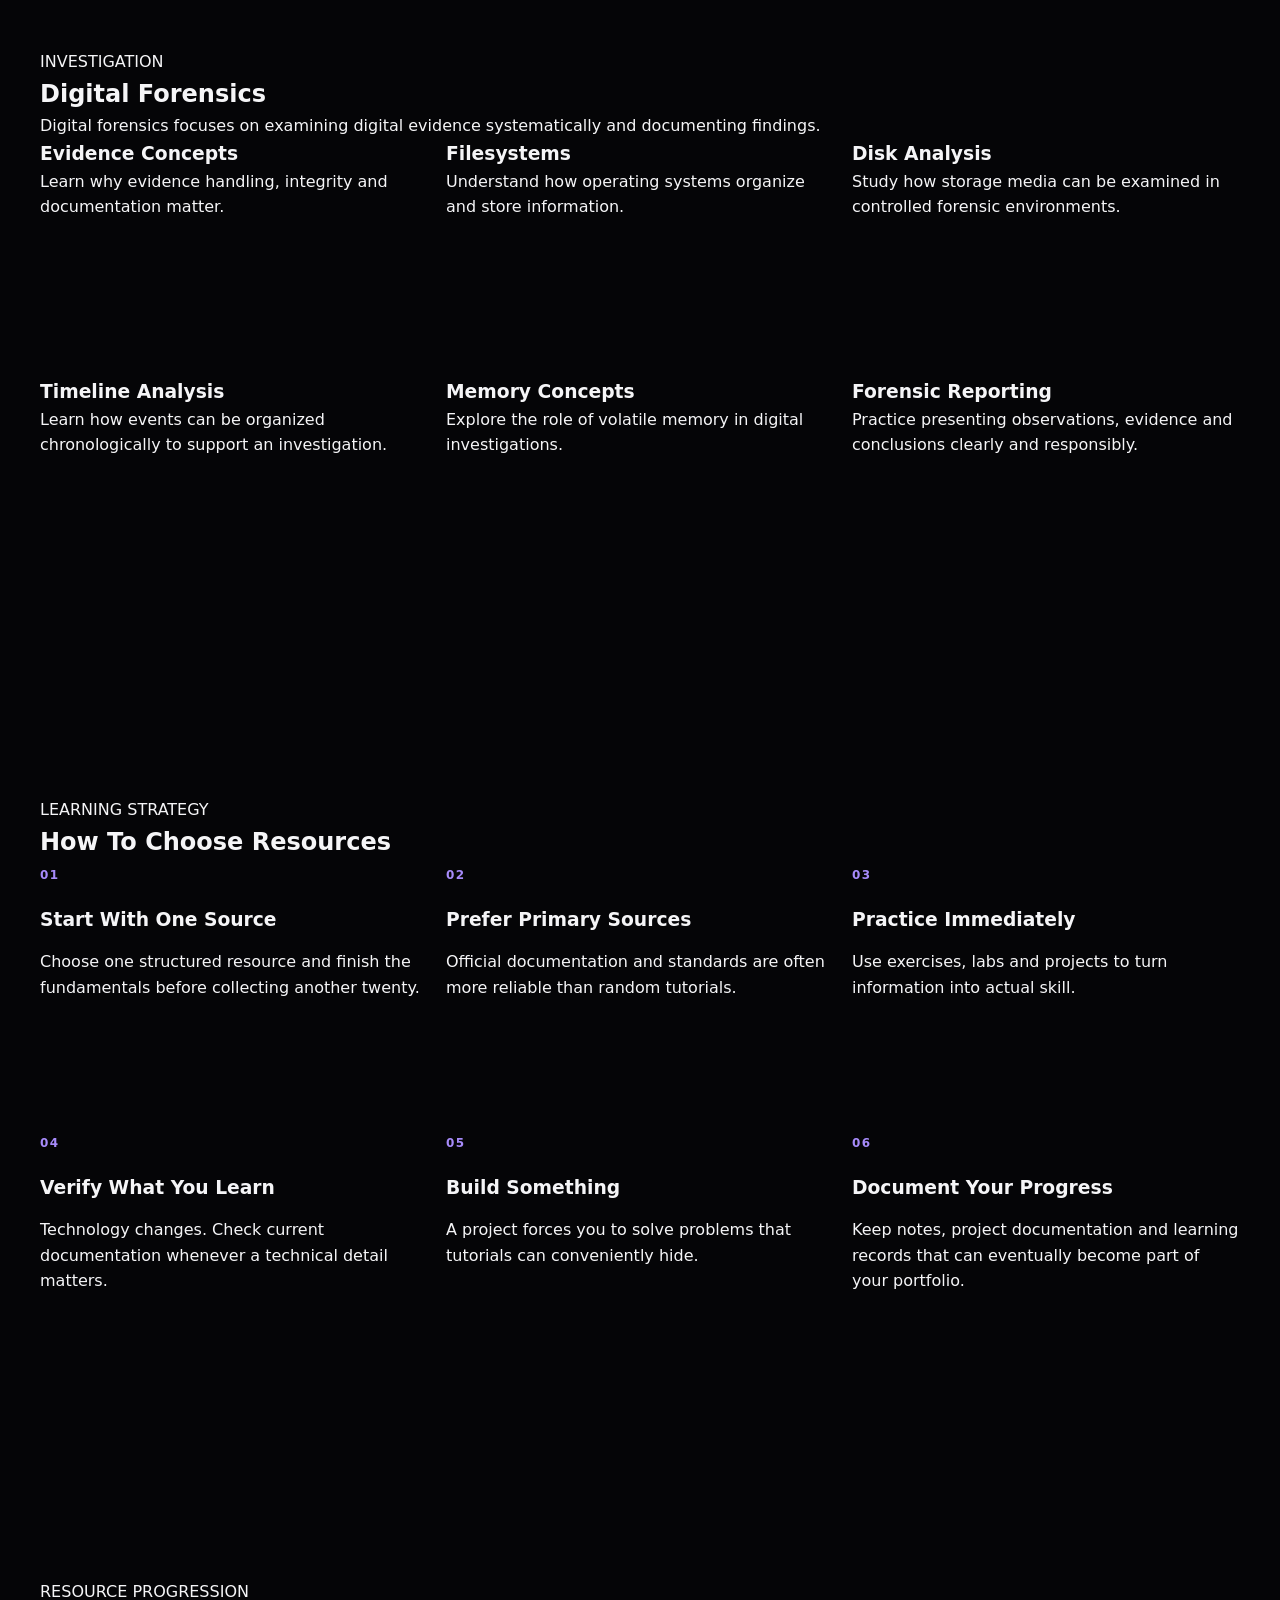
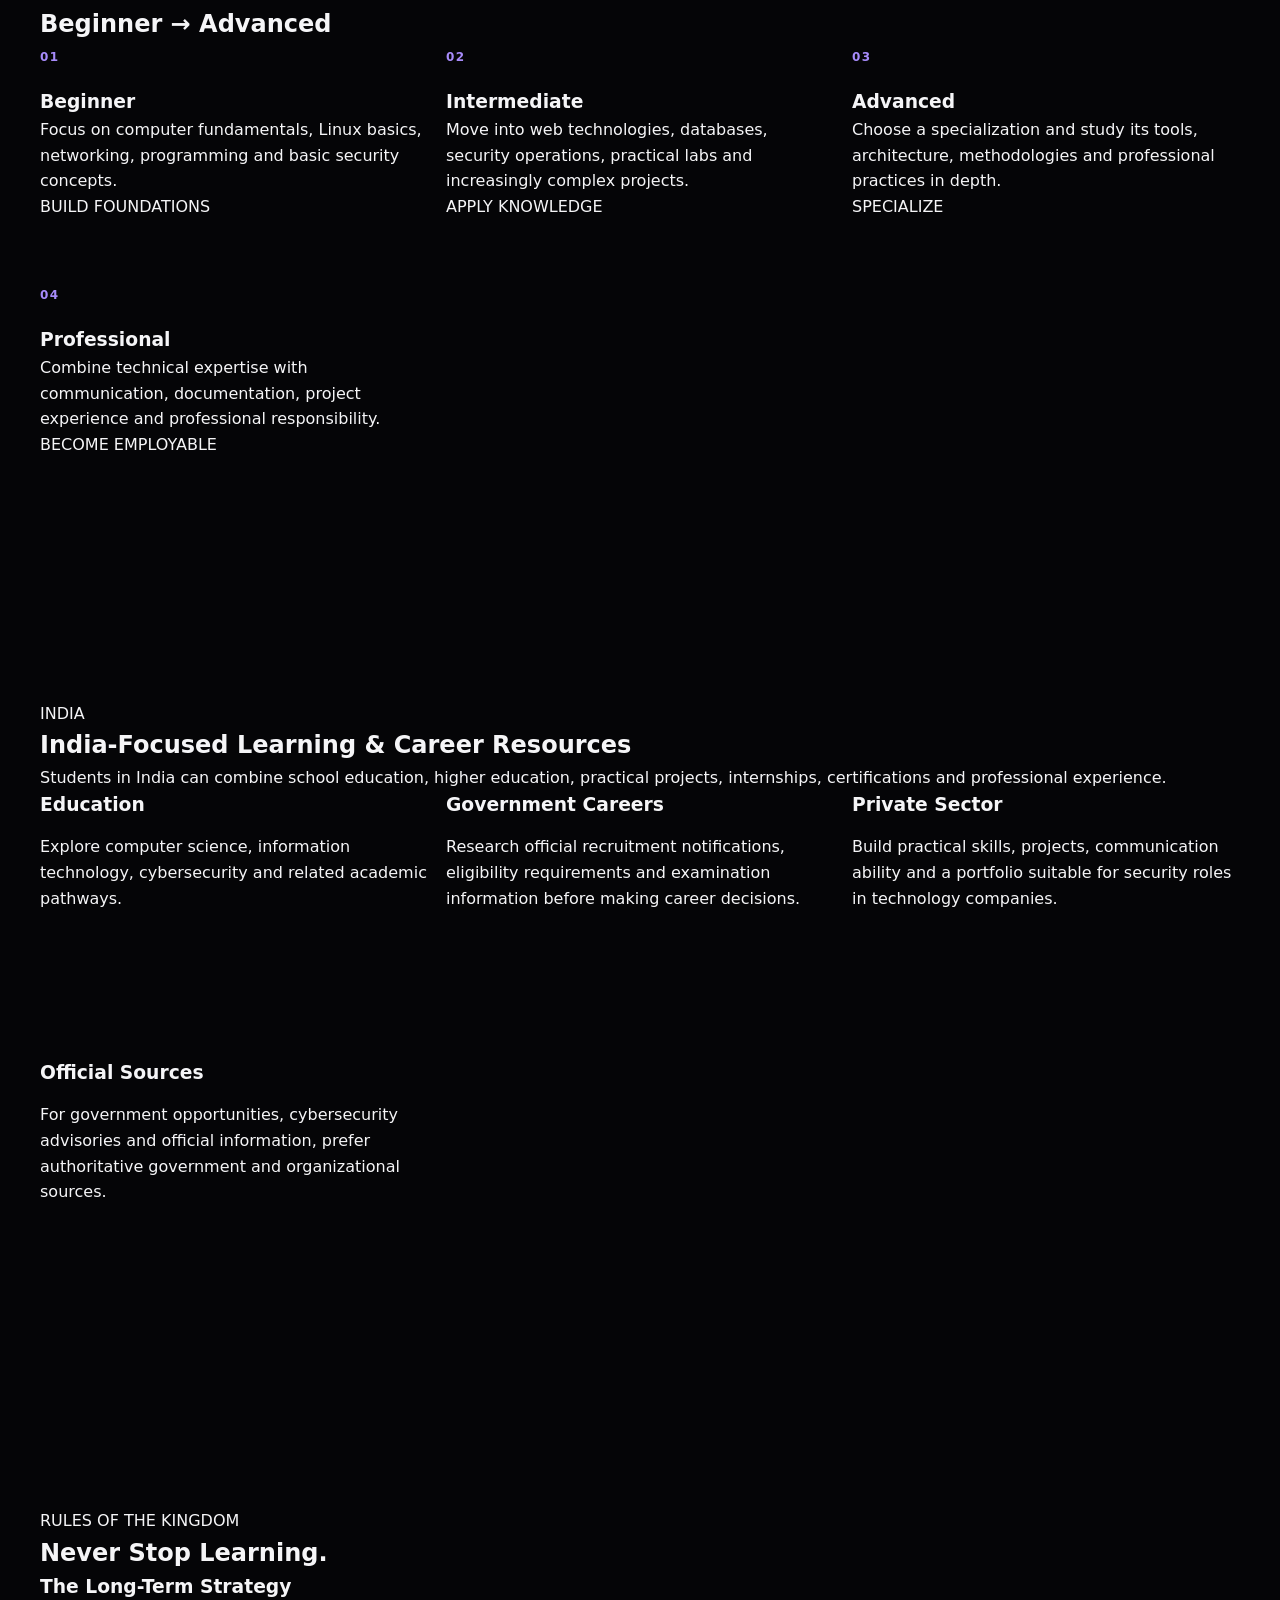
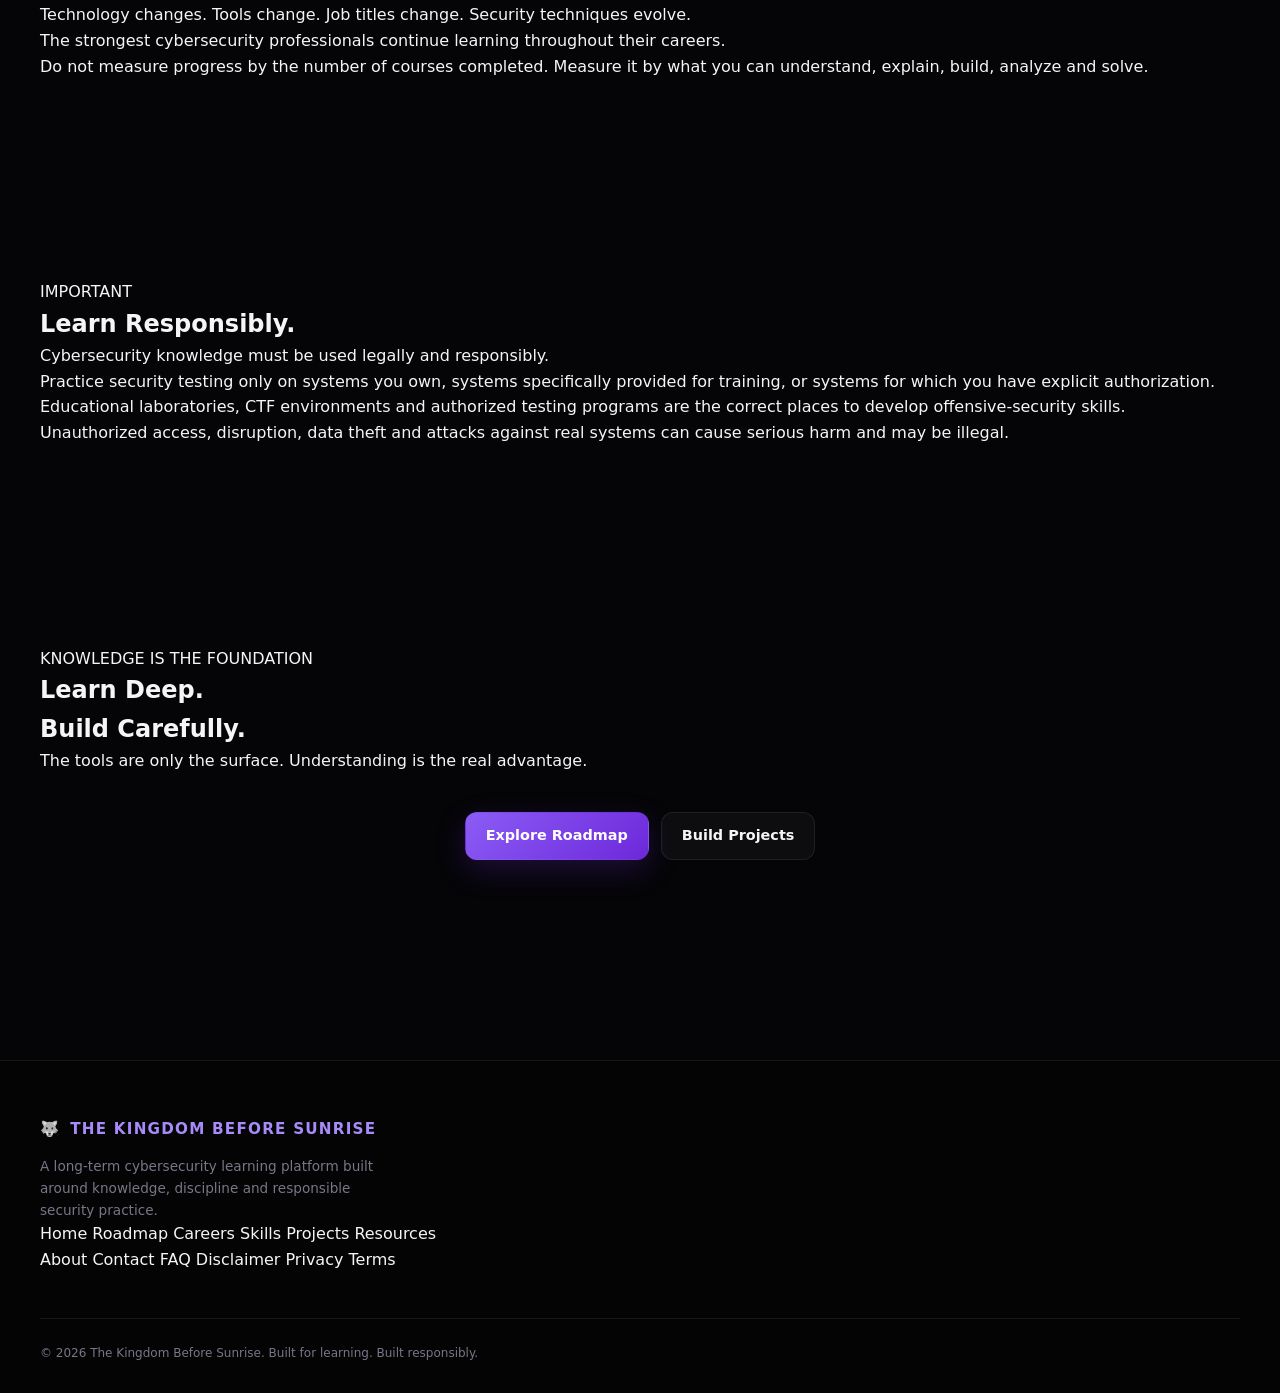
<file: pages/resources.html>
<!DOCTYPE html>
<html lang="en">
<head>
    <meta charset="UTF-8">

    <meta
        name="viewport"
        content="width=device-width, initial-scale=1.0"
    >

    <meta
        name="description"
        content="The Kingdom Before Sunrise - Cybersecurity learning resources, documentation, books, courses, practice labs, certifications and career guidance."
    >

    <meta
        name="keywords"
        content="cybersecurity resources, ethical hacking resources, Linux, networking, Python, SOC, cloud security, digital forensics, cybersecurity courses"
    >

    <meta name="author" content="The Kingdom Before Sunrise">

    <title>Resources | The Kingdom Before Sunrise</title>

    <link rel="stylesheet" href="../css/style.css">
</head>

<body>

    <!-- =========================
         NAVIGATION
    ========================== -->

    <header class="navbar">
        <div class="nav-container">

        <div class="container nav-container">

            <a href="../index.html" class="logo">
                <span class="logo-icon">🐺</span>
                <span>THE KINGDOM BEFORE SUNRISE</span>
            </a>

            <nav class="nav-links">

                <a href="../index.html">Home</a>
                <a href="roadmap.html">Roadmap</a>
                <a href="careers.html">Careers</a>
                <a href="skills.html">Skills</a>
                <a href="projects.html">Projects</a>
                <a href="resources.html" class="active">Resources</a>

            </nav>

        </div>

        </div>
    </header>


    <!-- =========================
         HERO
    ========================== -->

    <main>

        <section class="hero page-hero">

            <div class="container">

                <p class="eyebrow">
                    THE KNOWLEDGE ARCHIVE
                </p>

                <h1>
                    KNOW WHERE<br>
                    TO <span>LEARN.</span>
                </h1>

                <p class="hero-description">
                    Cybersecurity has no shortage of information.
                    The real problem is knowing what is worth learning,
                    where to learn it, and when to move forward.
                </p>

            </div>

        </section>


        <!-- =========================
             INTRODUCTION
        ========================== -->

        <section class="section">

            <div class="container">

                <div class="section-heading">

                    <p class="eyebrow">
                        BEFORE YOU START
                    </p>

                    <h2>
                        Quality Beats Quantity.
                    </h2>

                    <p>
                        You do not need hundreds of courses, thousands of
                        bookmarks, or every cybersecurity tool ever created.
                        You need a reliable learning path and resources that
                        help you understand the fundamentals.
                    </p>

                </div>


                <div class="info-card">

                    <h3>
                        The Resource Rule
                    </h3>

                    <p>
                        Learn the concept first. Read the documentation.
                        Practice the concept. Build something with it.
                        Then return to the documentation when you need
                        deeper knowledge.
                    </p>

                    <p>
                        Tools change constantly. Fundamentals last much longer.
                    </p>

                </div>

            </div>

        </section>


        <!-- =========================
             RESOURCE TYPES
        ========================== -->

        <section class="section section-dark">

            <div class="container">

                <div class="section-heading">

                    <p class="eyebrow">
                        RESOURCE TYPES
                    </p>

                    <h2>
                        Build Your Learning Library.
                    </h2>

                </div>


                <div class="roadmap-grid">

                    <article class="roadmap-card">

                        <span class="card-number">01</span>

                        <h3>
                            Documentation
                        </h3>

                        <p>
                            Technical documentation explains how systems,
                            programming languages, protocols and tools
                            actually work.
                        </p>

                        <span class="card-tag">
                            HIGH VALUE
                        </span>

                    </article>


                    <article class="roadmap-card">

                        <span class="card-number">02</span>

                        <h3>
                            Books
                        </h3>

                        <p>
                            Books are useful when you want structured,
                            deeper explanations instead of disconnected
                            tutorials.
                        </p>

                        <span class="card-tag">
                            DEEP LEARNING
                        </span>

                    </article>


                    <article class="roadmap-card">

                        <span class="card-number">03</span>

                        <h3>
                            Courses
                        </h3>

                        <p>
                            Courses can provide structure and demonstrations,
                            especially when you are learning a subject
                            for the first time.
                        </p>

                        <span class="card-tag">
                            STRUCTURED
                        </span>

                    </article>


                    <article class="roadmap-card">

                        <span class="card-number">04</span>

                        <h3>
                            Practice Labs
                        </h3>

                        <p>
                            Labs allow you to apply concepts inside controlled
                            environments designed for learning.
                        </p>

                        <span class="card-tag">
                            PRACTICAL
                        </span>

                    </article>


                    <article class="roadmap-card">

                        <span class="card-number">05</span>

                        <h3>
                            CTF Platforms
                        </h3>

                        <p>
                            Capture-the-flag environments can help develop
                            problem solving and security skills through
                            controlled challenges.
                        </p>

                        <span class="card-tag">
                            PRACTICE
                        </span>

                    </article>


                    <article class="roadmap-card">

                        <span class="card-number">06</span>

                        <h3>
                            Certifications
                        </h3>

                        <p>
                            Certifications can provide structured goals
                            and demonstrate knowledge, but they should
                            support real skills rather than replace them.
                        </p>

                        <span class="card-tag">
                            CAREER
                        </span>

                    </article>

                </div>

            </div>

        </section>


        <!-- =========================
             COMPUTER & LINUX
        ========================== -->

        <section class="section">

            <div class="container">

                <div class="section-heading">

                    <p class="eyebrow">
                        FOUNDATION
                    </p>

                    <h2>
                        Computer & Linux
                    </h2>

                    <p>
                        Strong cybersecurity skills begin with understanding
                        the machines and operating systems being protected.
                    </p>

                </div>


                <div class="career-grid">

                    <article class="career-card">

                        <h3>
                            Computer Fundamentals
                        </h3>

                        <p>
                            Learn hardware, operating systems, storage,
                            memory, processes, filesystems and basic
                            troubleshooting.
                        </p>

                        <ul>
                            <li>Computer architecture</li>
                            <li>Operating systems</li>
                            <li>Files and filesystems</li>
                            <li>Processes</li>
                            <li>Command line</li>
                        </ul>

                    </article>


                    <article class="career-card">

                        <h3>
                            Linux
                        </h3>

                        <p>
                            Linux is an important platform across servers,
                            cloud infrastructure, security operations and
                            security research.
                        </p>

                        <ul>
                            <li>Terminal usage</li>
                            <li>Permissions</li>
                            <li>Users and groups</li>
                            <li>Processes and services</li>
                            <li>Package management</li>
                            <li>Shell scripting</li>
                        </ul>

                    </article>


                    <article class="career-card">

                        <h3>
                            Command-Line Practice
                        </h3>

                        <p>
                            Practice navigating files, examining system
                            information, managing processes and working
                            with text from the terminal.
                        </p>

                        <ul>
                            <li>pwd</li>
                            <li>ls</li>
                            <li>cd</li>
                            <li>cp</li>
                            <li>mv</li>
                            <li>grep</li>
                            <li>find</li>
                        </ul>

                    </article>

                </div>

            </div>

        </section>


        <!-- =========================
             NETWORKING
        ========================== -->

        <section class="section section-dark">

            <div class="container">

                <div class="section-heading">

                    <p class="eyebrow">
                        CONNECTIVITY
                    </p>

                    <h2>
                        Networking Resources
                    </h2>

                    <p>
                        Cybersecurity without networking knowledge is like
                        trying to understand roads without knowing what a
                        road is. Humanity somehow keeps attempting this.
                    </p>

                </div>


                <div class="roadmap-grid">

                    <article class="roadmap-card">

                        <h3>
                            Networking Fundamentals
                        </h3>

                        <p>
                            Learn how devices communicate and how information
                            moves between systems.
                        </p>

                        <span class="card-tag">
                            BEGINNER
                        </span>

                    </article>


                    <article class="roadmap-card">

                        <h3>
                            TCP/IP
                        </h3>

                        <p>
                            Understand IP addressing, TCP, UDP, ports and
                            how network communication is structured.
                        </p>

                        <span class="card-tag">
                            CORE
                        </span>

                    </article>


                    <article class="roadmap-card">

                        <h3>
                            DNS & DHCP
                        </h3>

                        <p>
                            Learn how devices receive network configuration
                            and how domain names are translated into
                            network addresses.
                        </p>

                        <span class="card-tag">
                            CORE
                        </span>

                    </article>


                    <article class="roadmap-card">

                        <h3>
                            HTTP & HTTPS
                        </h3>

                        <p>
                            Understand how browsers and web servers
                            communicate through requests and responses.
                        </p>

                        <span class="card-tag">
                            WEB
                        </span>

                    </article>


                    <article class="roadmap-card">

                        <h3>
                            Routing & NAT
                        </h3>

                        <p>
                            Learn how traffic moves between networks and
                            how private systems communicate through
                            network boundaries.
                        </p>

                        <span class="card-tag">
                            INTERMEDIATE
                        </span>

                    </article>


                    <article class="roadmap-card">

                        <h3>
                            Network Security
                        </h3>

                        <p>
                            Study firewalls, VPN concepts, segmentation,
                            monitoring and secure network architecture.
                        </p>

                        <span class="card-tag">
                            SECURITY
                        </span>

                    </article>

                </div>

            </div>

        </section>


        <!-- =========================
             PROGRAMMING
        ========================== -->

        <section class="section">

            <div class="container">

                <div class="section-heading">

                    <p class="eyebrow">
                        BUILD & AUTOMATE
                    </p>

                    <h2>
                        Programming Resources
                    </h2>

                    <p>
                        Programming turns cybersecurity knowledge into
                        automation, analysis tools and practical projects.
                    </p>

                </div>


                <div class="career-grid">

                    <article class="career-card">

                        <h3>
                            Python
                        </h3>

                        <p>
                            Start with variables, conditions, loops,
                            functions and files before moving into
                            automation, APIs and security-related projects.
                        </p>

                        <ul>
                            <li>Variables</li>
                            <li>Conditions</li>
                            <li>Loops</li>
                            <li>Functions</li>
                            <li>Files</li>
                            <li>Modules</li>
                            <li>APIs</li>
                        </ul>

                    </article>


                    <article class="career-card">

                        <h3>
                            C Fundamentals
                        </h3>

                        <p>
                            C can help develop a deeper understanding of
                            memory, data structures and low-level programming.
                        </p>

                        <ul>
                            <li>Variables</li>
                            <li>Pointers</li>
                            <li>Arrays</li>
                            <li>Functions</li>
                            <li>Memory concepts</li>
                        </ul>

                    </article>


                    <article class="career-card">

                        <h3>
                            SQL
                        </h3>

                        <p>
                            Learn how applications interact with databases
                            and how information is stored, queried and
                            managed.
                        </p>

                        <ul>
                            <li>Tables</li>
                            <li>Queries</li>
                            <li>Filtering</li>
                            <li>Relationships</li>
                            <li>Database security</li>
                        </ul>

                    </article>


                    <article class="career-card">

                        <h3>
                            JavaScript
                        </h3>

                        <p>
                            JavaScript is essential for understanding modern
                            web applications and client-side behavior.
                        </p>

                        <ul>
                            <li>Variables</li>
                            <li>Functions</li>
                            <li>Objects</li>
                            <li>DOM</li>
                            <li>Events</li>
                            <li>APIs</li>
                        </ul>

                    </article>

                </div>

            </div>

        </section>


        <!-- =========================
             WEB DEVELOPMENT
        ========================== -->

        <section class="section section-dark">

            <div class="container">

                <div class="section-heading">

                    <p class="eyebrow">
                        WEB SECURITY FOUNDATION
                    </p>

                    <h2>
                        Web Development Resources
                    </h2>

                    <p>
                        Before studying web security, understand how
                        websites and web applications are actually built.
                    </p>

                </div>


                <div class="roadmap-grid">

                    <article class="roadmap-card">

                        <h3>
                            HTML
                        </h3>

                        <p>
                            Learn the structure and meaning of web documents.
                        </p>

                        <span class="card-tag">
                            FOUNDATION
                        </span>

                    </article>


                    <article class="roadmap-card">

                        <h3>
                            CSS
                        </h3>

                        <p>
                            Understand presentation, layouts, responsive
                            design and how websites are visually constructed.
                        </p>

                        <span class="card-tag">
                            FOUNDATION
                        </span>

                    </article>


                    <article class="roadmap-card">

                        <h3>
                            JavaScript
                        </h3>

                        <p>
                            Study browser-side programming and application
                            behavior.
                        </p>

                        <span class="card-tag">
                            CORE
                        </span>

                    </article>


                    <article class="roadmap-card">

                        <h3>
                            HTTP
                        </h3>

                        <p>
                            Understand requests, responses, methods,
                            headers, status codes and web communication.
                        </p>

                        <span class="card-tag">
                            ESSENTIAL
                        </span>

                    </article>


                    <article class="roadmap-card">

                        <h3>
                            Authentication
                        </h3>

                        <p>
                            Learn how applications identify users and
                            control access to resources.
                        </p>

                        <span class="card-tag">
                            SECURITY
                        </span>

                    </article>


                    <article class="roadmap-card">

                        <h3>
                            APIs
                        </h3>

                        <p>
                            Understand how software systems exchange
                            information through application interfaces.
                        </p>

                        <span class="card-tag">
                            INTERMEDIATE
                        </span>

                    </article>

                </div>

            </div>

        </section>


        <!-- =========================
             CYBERSECURITY
        ========================== -->

        <section class="section">

            <div class="container">

                <div class="section-heading">

                    <p class="eyebrow">
                        SECURITY CORE
                    </p>

                    <h2>
                        Cybersecurity Fundamentals
                    </h2>

                    <p>
                        These concepts form the foundation beneath almost
                        every cybersecurity specialization.
                    </p>

                </div>


                <div class="career-grid">

                    <article class="career-card">

                        <h3>
                            Security Principles
                        </h3>

                        <ul>
                            <li>CIA Triad</li>
                            <li>Defense in depth</li>
                            <li>Least privilege</li>
                            <li>Security architecture</li>
                            <li>Risk management</li>
                        </ul>

                    </article>


                    <article class="career-card">

                        <h3>
                            Threats & Vulnerabilities
                        </h3>

                        <ul>
                            <li>Threat actors</li>
                            <li>Attack surfaces</li>
                            <li>Vulnerabilities</li>
                            <li>Risk</li>
                            <li>Security controls</li>
                        </ul>

                    </article>


                    <article class="career-card">

                        <h3>
                            Cryptography
                        </h3>

                        <ul>
                            <li>Encryption</li>
                            <li>Hashing</li>
                            <li>Keys</li>
                            <li>Digital signatures</li>
                            <li>Certificates</li>
                        </ul>

                    </article>


                    <article class="career-card">

                        <h3>
                            Identity & Access
                        </h3>

                        <ul>
                            <li>Authentication</li>
                            <li>Authorization</li>
                            <li>Accounts</li>
                            <li>Privileges</li>
                            <li>Access control</li>
                        </ul>

                    </article>

                </div>

            </div>

        </section>


        <!-- =========================
             BLUE TEAM
        ========================== -->

        <section class="section section-dark">

            <div class="container">

                <div class="section-heading">

                    <p class="eyebrow">
                        DEFENSE
                    </p>

                    <h2>
                        Blue Team & SOC
                    </h2>

                    <p>
                        Defensive security focuses on visibility, detection,
                        investigation, response and improving resilience.
                    </p>

                </div>


                <div class="roadmap-grid">

                    <article class="roadmap-card">

                        <h3>
                            Log Analysis
                        </h3>

                        <p>
                            Learn how system and application logs can reveal
                            activity, errors and security events.
                        </p>

                    </article>


                    <article class="roadmap-card">

                        <h3>
                            SIEM Concepts
                        </h3>

                        <p>
                            Understand centralized security-event collection,
                            searching, correlation and alerting.
                        </p>

                    </article>


                    <article class="roadmap-card">

                        <h3>
                            Incident Response
                        </h3>

                        <p>
                            Study preparation, detection, investigation,
                            containment, recovery and lessons learned.
                        </p>

                    </article>


                    <article class="roadmap-card">

                        <h3>
                            Threat Intelligence
                        </h3>

                        <p>
                            Learn how information about threats can support
                            detection and defensive decision-making.
                        </p>

                    </article>


                    <article class="roadmap-card">

                        <h3>
                            Endpoint Security
                        </h3>

                        <p>
                            Understand how computers and devices can be
                            monitored and protected.
                        </p>

                    </article>


                    <article class="roadmap-card">

                        <h3>
                            Detection Engineering
                        </h3>

                        <p>
                            Learn how defensive detections can be designed,
                            tested and improved.
                        </p>

                    </article>

                </div>

            </div>

        </section>


        <!-- =========================
             AUTHORIZED SECURITY TESTING
        ========================== -->

        <section class="section">

            <div class="container">

                <div class="section-heading">

                    <p class="eyebrow">
                        OFFENSIVE SECURITY
                    </p>

                    <h2>
                        Authorized Security Testing
                    </h2>

                    <p>
                        Security testing belongs in systems you own or have
                        explicit permission to assess. Learn the methodology,
                        not reckless shortcuts.
                    </p>

                </div>


                <div class="career-grid">

                    <article class="career-card">

                        <h3>
                            Reconnaissance Concepts
                        </h3>

                        <p>
                            Learn how security professionals collect and
                            organize information about authorized targets.
                        </p>

                    </article>


                    <article class="career-card">

                        <h3>
                            Vulnerability Assessment
                        </h3>

                        <p>
                            Understand how weaknesses are identified,
                            validated and documented.
                        </p>

                    </article>


                    <article class="career-card">

                        <h3>
                            Web Security
                        </h3>

                        <p>
                            Study common web-security weaknesses inside
                            controlled educational environments.
                        </p>

                    </article>


                    <article class="career-card">

                        <h3>
                            Reporting
                        </h3>

                        <p>
                            Learn how to communicate findings clearly,
                            explain impact and recommend remediation.
                        </p>

                    </article>

                </div>

            </div>

        </section>


        <!-- =========================
             CLOUD
        ========================== -->

        <section class="section section-dark">

            <div class="container">

                <div class="section-heading">

                    <p class="eyebrow">
                        MODERN INFRASTRUCTURE
                    </p>

                    <h2>
                        Cloud Security
                    </h2>

                    <p>
                        Cloud security combines infrastructure, networking,
                        identity, automation and security architecture.
                    </p>

                </div>


                <div class="roadmap-grid">

                    <article class="roadmap-card">

                        <h3>
                            Cloud Fundamentals
                        </h3>

                        <p>
                            Understand compute, storage, networking and
                            cloud service models.
                        </p>

                    </article>


                    <article class="roadmap-card">

                        <h3>
                            Identity & Access
                        </h3>

                        <p>
                            Learn permissions, identities, roles and
                            access-control principles.
                        </p>

                    </article>


                    <article class="roadmap-card">

                        <h3>
                            Cloud Networking
                        </h3>

                        <p>
                            Study virtual networks, segmentation,
                            routing and secure connectivity.
                        </p>

                    </article>


                    <article class="roadmap-card">

                        <h3>
                            Cloud Monitoring
                        </h3>

                        <p>
                            Learn how cloud environments can be monitored
                            for operational and security events.
                        </p>

                    </article>

                </div>

            </div>

        </section>


        <!-- =========================
             DIGITAL FORENSICS
        ========================== -->

        <section class="section">

            <div class="container">

                <div class="section-heading">

                    <p class="eyebrow">
                        INVESTIGATION
                    </p>

                    <h2>
                        Digital Forensics
                    </h2>

                    <p>
                        Digital forensics focuses on examining digital
                        evidence systematically and documenting findings.
                    </p>

                </div>


                <div class="roadmap-grid">

                    <article class="roadmap-card">

                        <h3>
                            Evidence Concepts
                        </h3>

                        <p>
                            Learn why evidence handling, integrity and
                            documentation matter.
                        </p>

                    </article>


                    <article class="roadmap-card">

                        <h3>
                            Filesystems
                        </h3>

                        <p>
                            Understand how operating systems organize
                            and store information.
                        </p>

                    </article>


                    <article class="roadmap-card">

                        <h3>
                            Disk Analysis
                        </h3>

                        <p>
                            Study how storage media can be examined in
                            controlled forensic environments.
                        </p>

                    </article>


                    <article class="roadmap-card">

                        <h3>
                            Timeline Analysis
                        </h3>

                        <p>
                            Learn how events can be organized chronologically
                            to support an investigation.
                        </p>

                    </article>


                    <article class="roadmap-card">

                        <h3>
                            Memory Concepts
                        </h3>

                        <p>
                            Explore the role of volatile memory in
                            digital investigations.
                        </p>

                    </article>


                    <article class="roadmap-card">

                        <h3>
                            Forensic Reporting
                        </h3>

                        <p>
                            Practice presenting observations, evidence and
                            conclusions clearly and responsibly.
                        </p>

                    </article>

                </div>

            </div>

        </section>


        <!-- =========================
             HOW TO CHOOSE
        ========================== -->

        <section class="section section-dark">

            <div class="container">

                <div class="section-heading">

                    <p class="eyebrow">
                        LEARNING STRATEGY
                    </p>

                    <h2>
                        How To Choose Resources
                    </h2>

                </div>


                <div class="career-grid">

                    <article class="career-card">

                        <span class="card-number">
                            01
                        </span>

                        <h3>
                            Start With One Source
                        </h3>

                        <p>
                            Choose one structured resource and finish the
                            fundamentals before collecting another twenty.
                        </p>

                    </article>


                    <article class="career-card">

                        <span class="card-number">
                            02
                        </span>

                        <h3>
                            Prefer Primary Sources
                        </h3>

                        <p>
                            Official documentation and standards are often
                            more reliable than random tutorials.
                        </p>

                    </article>


                    <article class="career-card">

                        <span class="card-number">
                            03
                        </span>

                        <h3>
                            Practice Immediately
                        </h3>

                        <p>
                            Use exercises, labs and projects to turn
                            information into actual skill.
                        </p>

                    </article>


                    <article class="career-card">

                        <span class="card-number">
                            04
                        </span>

                        <h3>
                            Verify What You Learn
                        </h3>

                        <p>
                            Technology changes. Check current documentation
                            whenever a technical detail matters.
                        </p>

                    </article>


                    <article class="career-card">

                        <span class="card-number">
                            05
                        </span>

                        <h3>
                            Build Something
                        </h3>

                        <p>
                            A project forces you to solve problems that
                            tutorials can conveniently hide.
                        </p>

                    </article>


                    <article class="career-card">

                        <span class="card-number">
                            06
                        </span>

                        <h3>
                            Document Your Progress
                        </h3>

                        <p>
                            Keep notes, project documentation and learning
                            records that can eventually become part of
                            your portfolio.
                        </p>

                    </article>

                </div>

            </div>

        </section>


        <!-- =========================
             BEGINNER TO ADVANCED
        ========================== -->

        <section class="section">

            <div class="container">

                <div class="section-heading">

                    <p class="eyebrow">
                        RESOURCE PROGRESSION
                    </p>

                    <h2>
                        Beginner → Advanced
                    </h2>

                </div>


                <div class="roadmap-grid">

                    <article class="roadmap-card">

                        <span class="card-number">
                            01
                        </span>

                        <h3>
                            Beginner
                        </h3>

                        <p>
                            Focus on computer fundamentals, Linux basics,
                            networking, programming and basic security
                            concepts.
                        </p>

                        <span class="card-tag">
                            BUILD FOUNDATIONS
                        </span>

                    </article>


                    <article class="roadmap-card">

                        <span class="card-number">
                            02
                        </span>

                        <h3>
                            Intermediate
                        </h3>

                        <p>
                            Move into web technologies, databases,
                            security operations, practical labs and
                            increasingly complex projects.
                        </p>

                        <span class="card-tag">
                            APPLY KNOWLEDGE
                        </span>

                    </article>


                    <article class="roadmap-card">

                        <span class="card-number">
                            03
                        </span>

                        <h3>
                            Advanced
                        </h3>

                        <p>
                            Choose a specialization and study its tools,
                            architecture, methodologies and professional
                            practices in depth.
                        </p>

                        <span class="card-tag">
                            SPECIALIZE
                        </span>

                    </article>


                    <article class="roadmap-card">

                        <span class="card-number">
                            04
                        </span>

                        <h3>
                            Professional
                        </h3>

                        <p>
                            Combine technical expertise with communication,
                            documentation, project experience and
                            professional responsibility.
                        </p>

                        <span class="card-tag">
                            BECOME EMPLOYABLE
                        </span>

                    </article>

                </div>

            </div>

        </section>


        <!-- =========================
             INDIA
        ========================== -->

        <section class="section section-dark">

            <div class="container">

                <div class="section-heading">

                    <p class="eyebrow">
                        INDIA
                    </p>

                    <h2>
                        India-Focused Learning & Career Resources
                    </h2>

                    <p>
                        Students in India can combine school education,
                        higher education, practical projects, internships,
                        certifications and professional experience.
                    </p>

                </div>


                <div class="career-grid">

                    <article class="career-card">

                        <h3>
                            Education
                        </h3>

                        <p>
                            Explore computer science, information technology,
                            cybersecurity and related academic pathways.
                        </p>

                    </article>


                    <article class="career-card">

                        <h3>
                            Government Careers
                        </h3>

                        <p>
                            Research official recruitment notifications,
                            eligibility requirements and examination
                            information before making career decisions.
                        </p>

                    </article>


                    <article class="career-card">

                        <h3>
                            Private Sector
                        </h3>

                        <p>
                            Build practical skills, projects, communication
                            ability and a portfolio suitable for security
                            roles in technology companies.
                        </p>

                    </article>


                    <article class="career-card">

                        <h3>
                            Official Sources
                        </h3>

                        <p>
                            For government opportunities, cybersecurity
                            advisories and official information, prefer
                            authoritative government and organizational
                            sources.
                        </p>

                    </article>

                </div>

            </div>

        </section>


        <!-- =========================
             RESOURCE RULES
        ========================== -->

        <section class="section">

            <div class="container">

                <div class="section-heading">

                    <p class="eyebrow">
                        RULES OF THE KINGDOM
                    </p>

                    <h2>
                        Never Stop Learning.
                    </h2>

                </div>


                <div class="info-card">

                    <h3>
                        The Long-Term Strategy
                    </h3>

                    <p>
                        Technology changes. Tools change. Job titles change.
                        Security techniques evolve.
                    </p>

                    <p>
                        The strongest cybersecurity professionals continue
                        learning throughout their careers.
                    </p>

                    <p>
                        Do not measure progress by the number of courses
                        completed. Measure it by what you can understand,
                        explain, build, analyze and solve.
                    </p>

                </div>

            </div>

        </section>


        <!-- =========================
             RESPONSIBLE SECURITY
        ========================== -->

        <section class="section section-dark">

            <div class="container">

                <div class="info-card">

                    <p class="eyebrow">
                        IMPORTANT
                    </p>

                    <h2>
                        Learn Responsibly.
                    </h2>

                    <p>
                        Cybersecurity knowledge must be used legally and
                        responsibly.
                    </p>

                    <p>
                        Practice security testing only on systems you own,
                        systems specifically provided for training, or
                        systems for which you have explicit authorization.
                    </p>

                    <p>
                        Educational laboratories, CTF environments and
                        authorized testing programs are the correct places
                        to develop offensive-security skills.
                    </p>

                    <p>
                        Unauthorized access, disruption, data theft and
                        attacks against real systems can cause serious harm
                        and may be illegal.
                    </p>

                </div>

            </div>

        </section>


        <!-- =========================
             FINAL CTA
        ========================== -->

        <section class="section final-cta">

            <div class="container">

                <p class="eyebrow">
                    KNOWLEDGE IS THE FOUNDATION
                </p>

                <h2>
                    Learn Deep.<br>
                    Build Carefully.
                </h2>

                <p>
                    The tools are only the surface.
                    Understanding is the real advantage.
                </p>

                <div class="hero-actions">

                    <a
                        href="roadmap.html"
                        class="btn btn-primary"
                    >
                        Explore Roadmap
                    </a>

                    <a
                        href="projects.html"
                        class="btn btn-secondary"
                    >
                        Build Projects
                    </a>

                </div>

            </div>

        </section>

    </main>


    <!-- =========================
         FOOTER
    ========================== -->

    <footer class="footer">

        <div class="container footer-container">

            <div class="footer-brand">

                <div class="logo">
                    <span class="logo-icon">🐺</span>
                    <span>THE KINGDOM BEFORE SUNRISE</span>
                </div>

                <p>
                    A long-term cybersecurity learning platform
                    built around knowledge, discipline and responsible
                    security practice.
                </p>

            </div>


            <div class="footer-links">

                <a href="../index.html">
                    Home
                </a>

                <a href="roadmap.html">
                    Roadmap
                </a>

                <a href="careers.html">
                    Careers
                </a>

                <a href="skills.html">
                    Skills
                </a>

                <a href="projects.html">
                    Projects
                </a>

                <a href="resources.html">
                    Resources
                </a>

            </div>


            <div class="footer-links">

                <a href="about.html">
                    About
                </a>

                <a href="contact.html">
                    Contact
                </a>

                <a href="faq.html">
                    FAQ
                </a>

                <a href="disclaimer.html">
                    Disclaimer
                </a>

                <a href="privacy.html">
                    Privacy
                </a>

                <a href="terms.html">
                    Terms
                </a>

            </div>

        </div>


        <div class="container footer-bottom">

            <p>
                © 2026 The Kingdom Before Sunrise.
                Built for learning. Built responsibly.
            </p>

        </div>

    </footer>


    <!-- =========================
         JAVASCRIPT
    ========================== -->

    <script src="../js/main.js"></script>

</body>
</html>
</file>
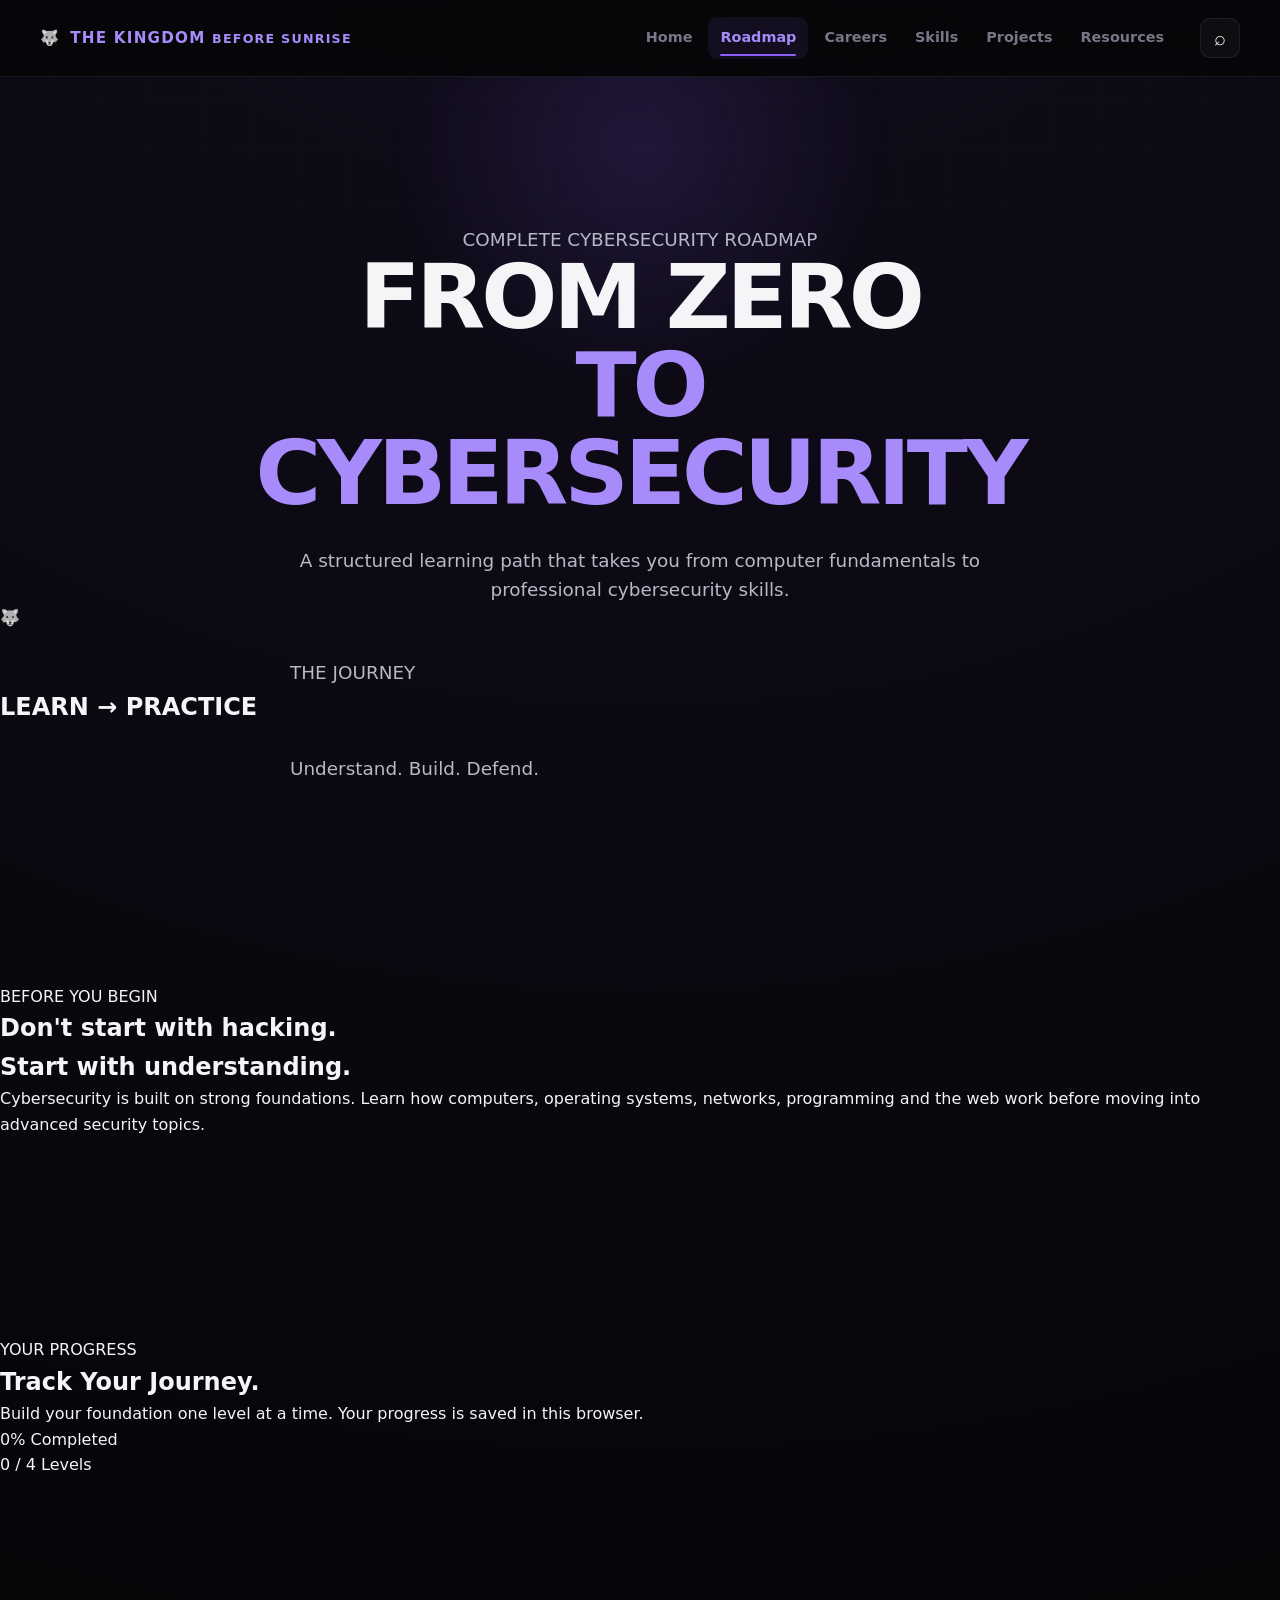
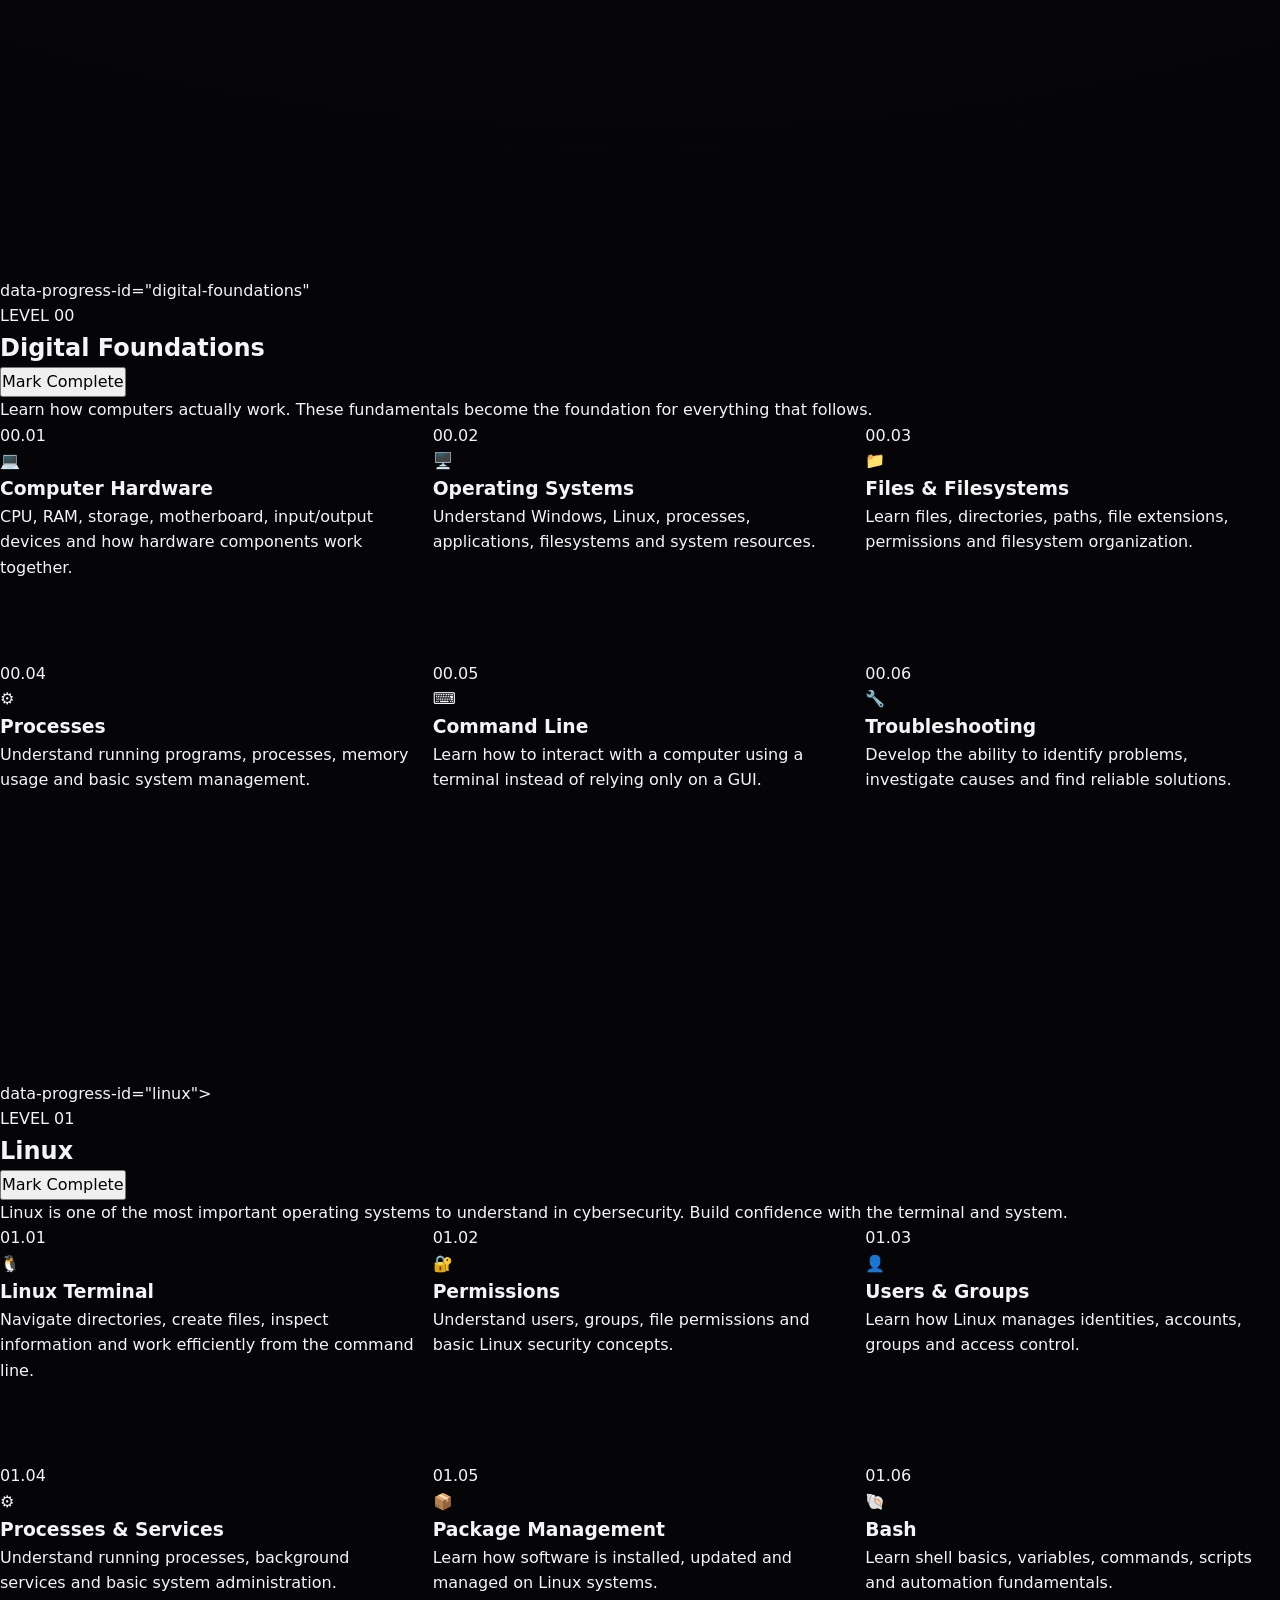
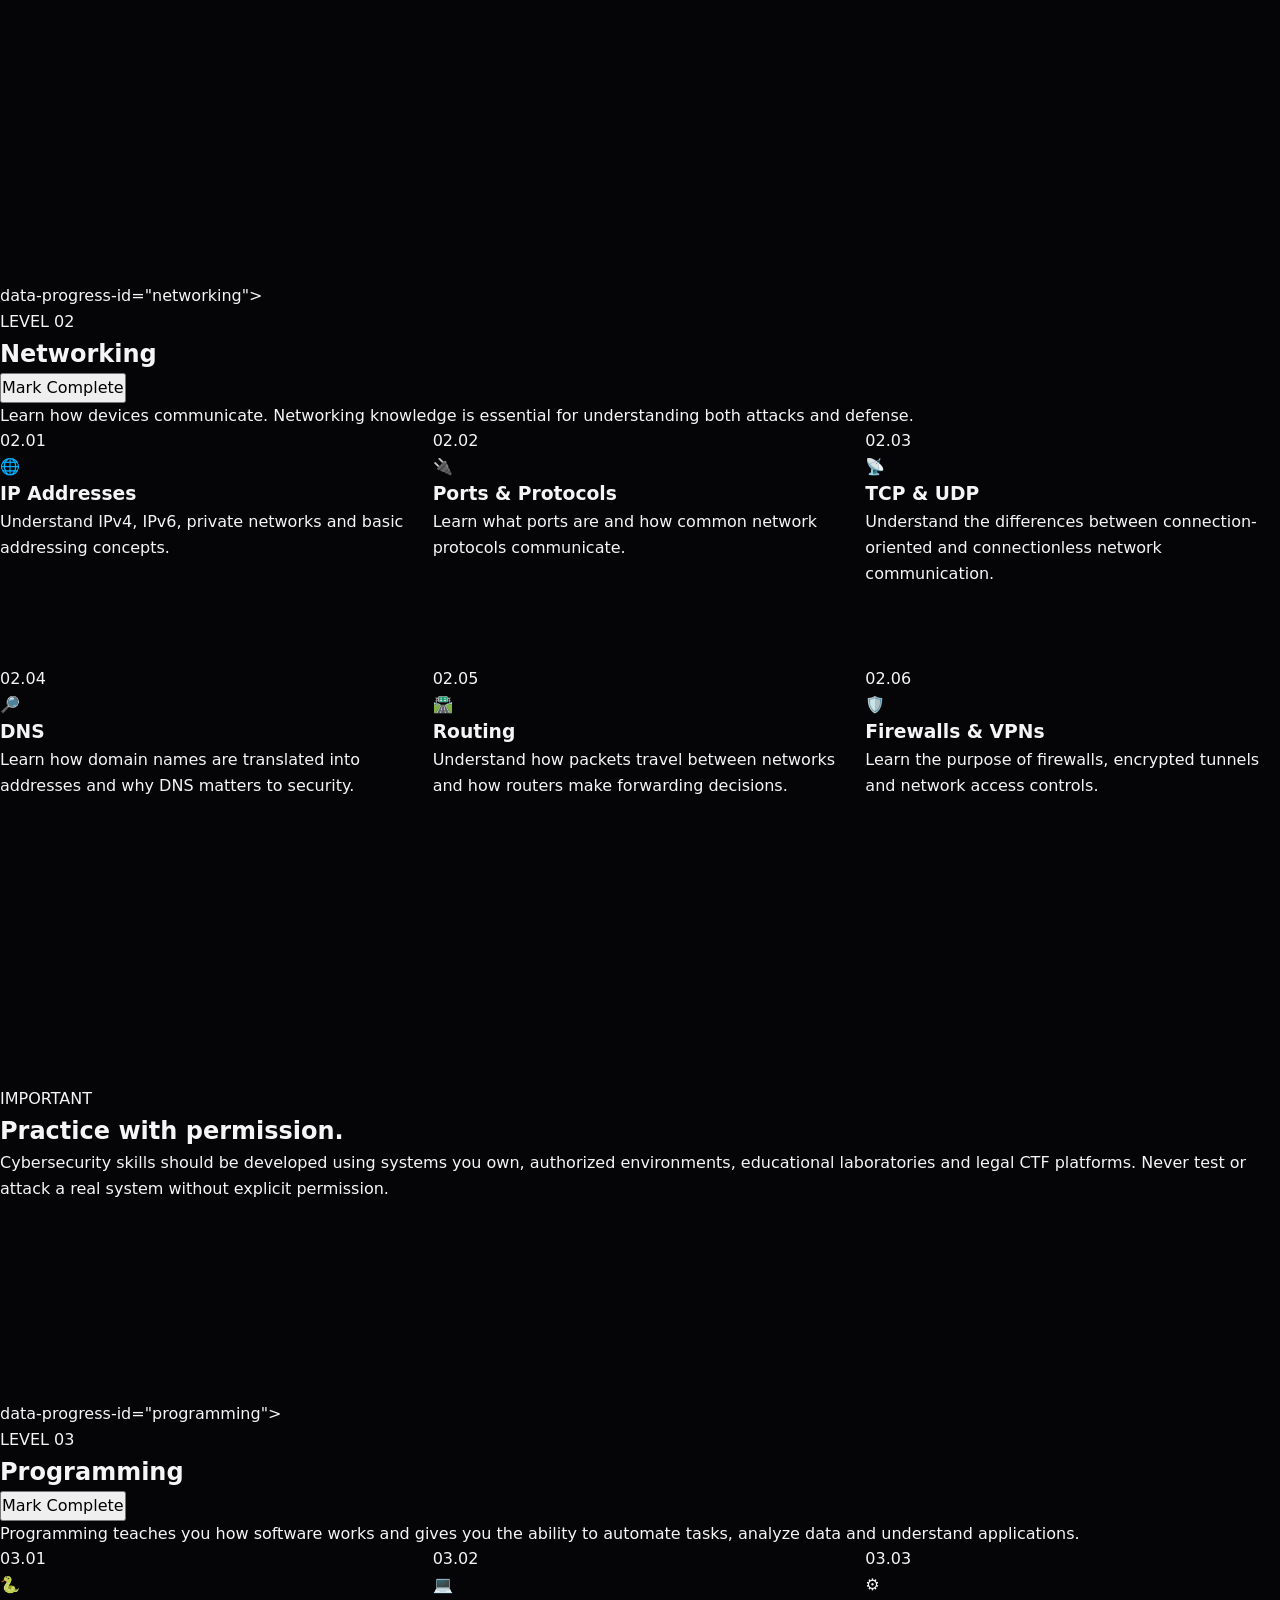
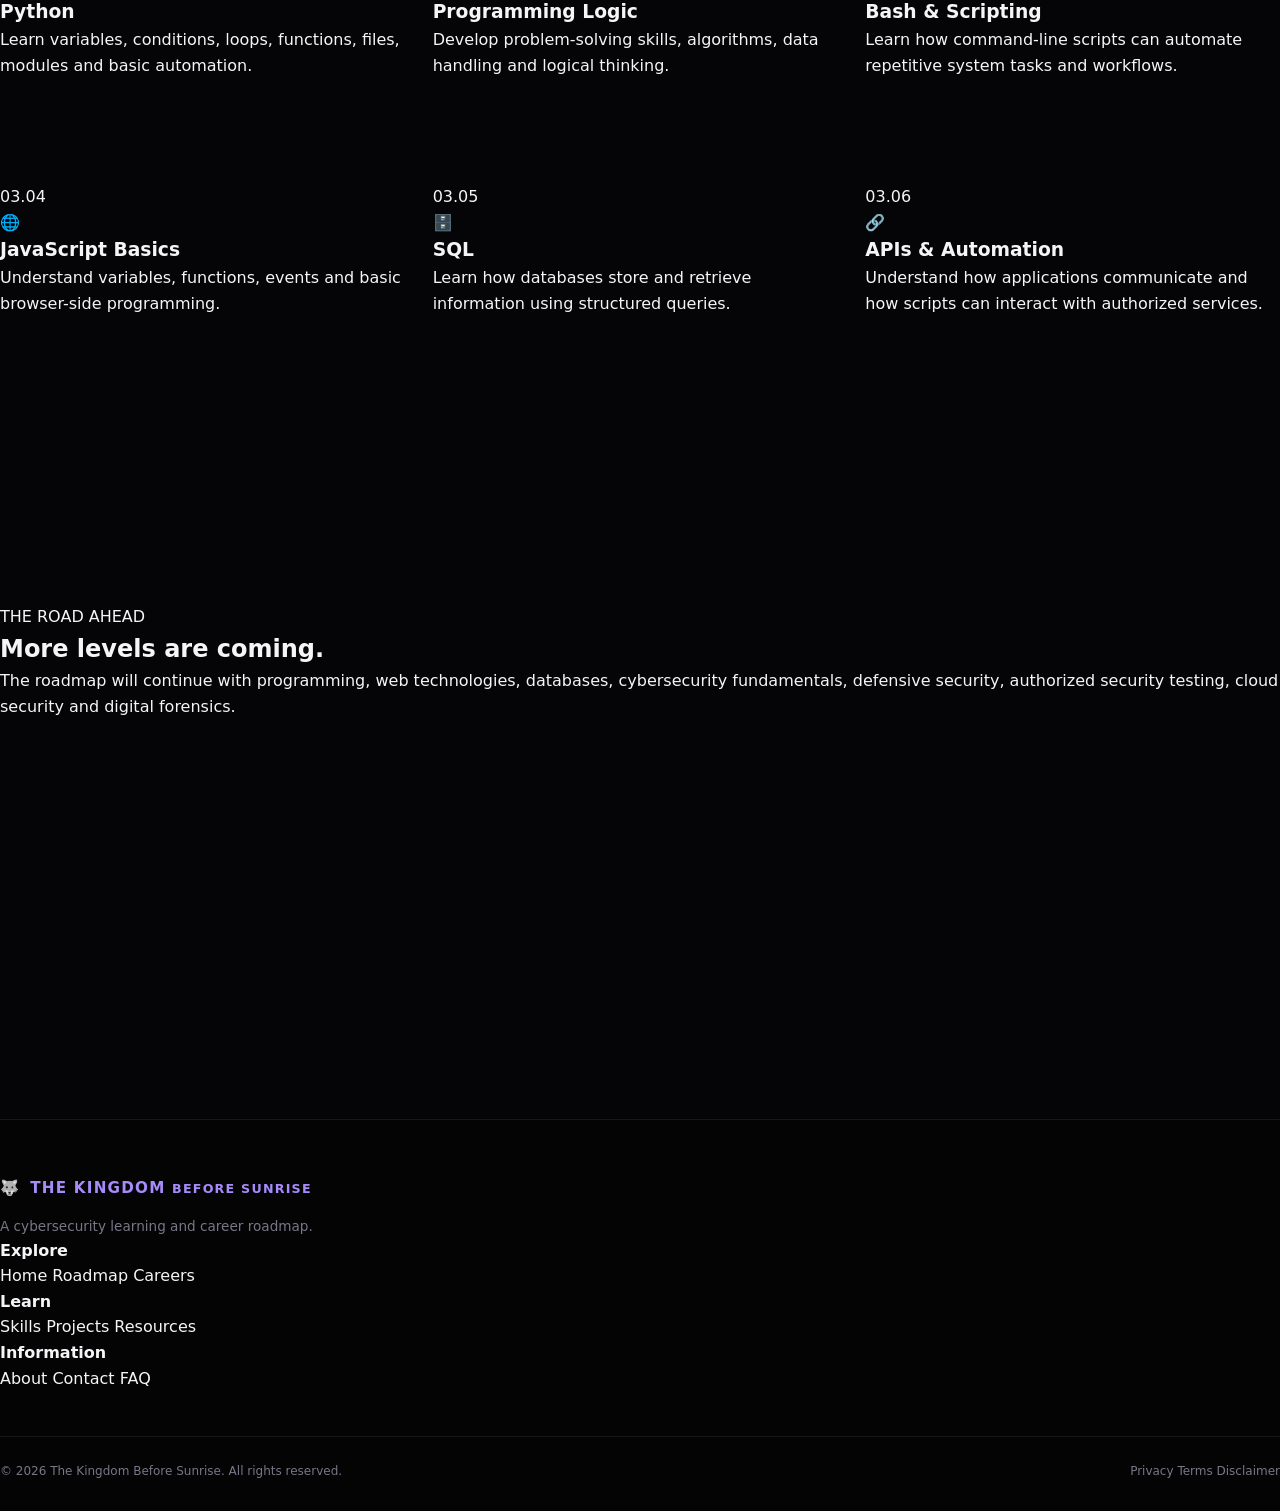
<file: pages/roadmap.html>
<!DOCTYPE html>
<html lang="en">

<head>

    <meta charset="UTF-8">

    <meta name="viewport"
          content="width=device-width, initial-scale=1.0">

    <meta name="description"
          content="Complete cybersecurity roadmap from beginner to professional. Learn computer fundamentals, Linux, networking, programming, cybersecurity and specialization.">

    <meta name="author"
          content="The Kingdom Before Sunrise">

    <title>Cybersecurity Roadmap | The Kingdom Before Sunrise</title>

    <link rel="stylesheet"
          href="../css/style.css">

</head>


<body>


    <!-- =========================================
         NAVIGATION
    ========================================== -->

    <header class="navbar">
        <div class="nav-container">

        <div class="logo">

            <span class="logo-symbol">🐺</span>

            <span class="logo-text">
                THE KINGDOM
                <small>BEFORE SUNRISE</small>
            </span>

        </div>


        <nav class="nav-links">

            <a href="../index.html">
                Home
            </a>

            <a href="roadmap.html"
               class="active">
                Roadmap
            </a>

            <a href="careers.html">
                Careers
            </a>

            <a href="skills.html">
                Skills
            </a>

            <a href="projects.html">
                Projects
            </a>

            <a href="resources.html">
                Resources
            </a>

        </nav>

        </div>
    </header>



    <!-- =========================================
         ROADMAP HEADER
    ========================================== -->

    <main>

        <section class="hero">

            <div class="hero-content">

                <p class="hero-label">
                    COMPLETE CYBERSECURITY ROADMAP
                </p>

                <h1>

                    FROM ZERO
                    <br>

                    <span>
                        TO CYBERSECURITY
                    </span>

                </h1>

                <p class="hero-description">

                    A structured learning path that takes you
                    from computer fundamentals to professional
                    cybersecurity skills.

                </p>

            </div>


            <div class="hero-card">

                <div class="card-glow"></div>

                <div class="wolf-icon">
                    🐺
                </div>

                <p class="card-label">
                    THE JOURNEY
                </p>

                <h2>

                    LEARN
                    <span>→</span>
                    PRACTICE

                </h2>

                <div class="progress-line">

                    <div></div>

                </div>

                <p class="card-small">

                    Understand. Build. Defend.

                </p>

            </div>

        </section>



        <!-- =========================================
             ROADMAP INTRODUCTION
        ========================================== -->

        <section class="section intro">

            <p class="section-label">
                BEFORE YOU BEGIN
            </p>

            <h2>

                Don't start with hacking.
                <br>

                <span>Start with understanding.</span>

            </h2>

            <p class="section-description">

                Cybersecurity is built on strong foundations.
                Learn how computers, operating systems,
                networks, programming and the web work before
                moving into advanced security topics.

            </p>

        </section>




        <!-- =========================================
             ROADMAP PROGRESS
        ========================================== -->

        <section class="section progress-section">

            <p class="section-label">
                YOUR PROGRESS
            </p>

            <h2>
                Track Your <span>Journey.</span>
            </h2>

            <p class="section-description">
                Build your foundation one level at a time.
                Your progress is saved in this browser.
            </p>

            <div class="progress-dashboard">

                <div class="progress-summary">

                    <div class="progress-stat">
                        <span class="progress-stat-number" id="roadmap-progress-percent">
                            0%
                        </span>

                        <span class="progress-stat-label">
                            Completed
                        </span>
                    </div>

                    <div class="progress-stat">
                        <span class="progress-stat-number" id="roadmap-progress-count">
                            0 / 4
                        </span>

                        <span class="progress-stat-label">
                            Levels
                        </span>
                    </div>

                </div>


                <div class="progress-bar-container">

                    <div class="progress-bar">

                        <div
                            class="progress-bar-fill"
                            id="roadmap-progress-bar"
                            style="width: 0%;">
                        </div>

                    </div>

                </div>

            </div>

</section>


<!-- =========================================
     LEVEL 0
========================================== -->

<section class="section" data-progress-id="digital-foundations">



        <section class="section" data-progress-id="digital-foundations">
        <section class="section">
        data-progress-id="digital-foundations"

            <p class="section-label">
                LEVEL 00
            </p>

            <h2>
                Digital Foundations
            </h2>
                
            <button
                class="progress-complete-button"
                
            data-progress-complete="digital-foundations">
                Mark Complete
            </button>

            <p class="section-description">

                Learn how computers actually work.
                These fundamentals become the foundation
                for everything that follows.

            </p>


            <div class="roadmap-grid">

                <article class="roadmap-card">

                    <div class="roadmap-number">
                        00.01
                    </div>

                    <div class="roadmap-icon">
                        💻
                    </div>

                    <h3>
                        Computer Hardware
                    </h3>

                    <p>

                        CPU, RAM, storage, motherboard,
                        input/output devices and how
                        hardware components work together.

                    </p>

                </article>


                <article class="roadmap-card">

                    <div class="roadmap-number">
                        00.02
                    </div>

                    <div class="roadmap-icon">
                        🖥️
                    </div>

                    <h3>
                        Operating Systems
                    </h3>

                    <p>

                        Understand Windows, Linux,
                        processes, applications,
                        filesystems and system resources.

                    </p>

                </article>


                <article class="roadmap-card">

                    <div class="roadmap-number">
                        00.03
                    </div>

                    <div class="roadmap-icon">
                        📁
                    </div>

                    <h3>
                        Files & Filesystems
                    </h3>

                    <p>

                        Learn files, directories, paths,
                        file extensions, permissions and
                        filesystem organization.

                    </p>

                </article>


                <article class="roadmap-card">

                    <div class="roadmap-number">
                        00.04
                    </div>

                    <div class="roadmap-icon">
                        ⚙️
                    </div>

                    <h3>
                        Processes
                    </h3>

                    <p>

                        Understand running programs,
                        processes, memory usage and
                        basic system management.

                    </p>

                </article>


                <article class="roadmap-card">

                    <div class="roadmap-number">
                        00.05
                    </div>

                    <div class="roadmap-icon">
                        ⌨️
                    </div>

                    <h3>
                        Command Line
                    </h3>

                    <p>

                        Learn how to interact with
                        a computer using a terminal
                        instead of relying only on a GUI.

                    </p>

                </article>


                <article class="roadmap-card">

                    <div class="roadmap-number">
                        00.06
                    </div>

                    <div class="roadmap-icon">
                        🔧
                    </div>

                    <h3>
                        Troubleshooting
                    </h3>

                    <p>

                        Develop the ability to identify
                        problems, investigate causes
                        and find reliable solutions.

                    </p>

                </article>

            </div>

        </section>



        <!-- =========================================
             LEVEL 1
        ========================================== -->

        <section class="section">
        data-progress-id="linux">

            <p class="section-label">
                LEVEL 01
            </p>

            <h2>
                Linux
            </h2>
           
            <button
                class="progress-complete-button"
                data-progress-complete="linux">
                Mark Complete
            </button>

            <p class="section-description">

                Linux is one of the most important operating
                systems to understand in cybersecurity.
                Build confidence with the terminal and system.

            </p>


            <div class="roadmap-grid">

                <article class="roadmap-card">

                    <div class="roadmap-number">
                        01.01
                    </div>

                    <div class="roadmap-icon">
                        🐧
                    </div>

                    <h3>
                        Linux Terminal
                    </h3>

                    <p>

                        Navigate directories, create files,
                        inspect information and work efficiently
                        from the command line.

                    </p>

                </article>


                <article class="roadmap-card">

                    <div class="roadmap-number">
                        01.02
                    </div>

                    <div class="roadmap-icon">
                        🔐
                    </div>

                    <h3>
                        Permissions
                    </h3>

                    <p>

                        Understand users, groups,
                        file permissions and basic
                        Linux security concepts.

                    </p>

                </article>


                <article class="roadmap-card">

                    <div class="roadmap-number">
                        01.03
                    </div>

                    <div class="roadmap-icon">
                        👤
                    </div>

                    <h3>
                        Users & Groups
                    </h3>

                    <p>

                        Learn how Linux manages identities,
                        accounts, groups and access control.

                    </p>

                </article>


                <article class="roadmap-card">

                    <div class="roadmap-number">
                        01.04
                    </div>

                    <div class="roadmap-icon">
                        ⚙️
                    </div>

                    <h3>
                        Processes & Services
                    </h3>

                    <p>

                        Understand running processes,
                        background services and basic
                        system administration.

                    </p>

                </article>


                <article class="roadmap-card">

                    <div class="roadmap-number">
                        01.05
                    </div>

                    <div class="roadmap-icon">
                        📦
                    </div>

                    <h3>
                        Package Management
                    </h3>

                    <p>

                        Learn how software is installed,
                        updated and managed on Linux systems.

                    </p>

                </article>


                <article class="roadmap-card">

                    <div class="roadmap-number">
                        01.06
                    </div>

                    <div class="roadmap-icon">
                        🐚
                    </div>

                    <h3>
                        Bash
                    </h3>

                    <p>

                        Learn shell basics, variables,
                        commands, scripts and automation
                        fundamentals.

                    </p>

                </article>

            </div>

        </section>



        <!-- =========================================
             LEVEL 2
        ========================================== -->

        <section class="section">
        data-progress-id="networking">

            <p class="section-label">
                LEVEL 02
            </p>

            <h2>
                Networking
            </h2>
            
            <button
                class="progress-complete-button"
                data-progress-complete="networking">
                Mark Complete
            </button>

            <p class="section-description">

                Learn how devices communicate.
                Networking knowledge is essential for
                understanding both attacks and defense.

            </p>


            <div class="roadmap-grid">

                <article class="roadmap-card">

                    <div class="roadmap-number">
                        02.01
                    </div>

                    <div class="roadmap-icon">
                        🌐
                    </div>

                    <h3>
                        IP Addresses
                    </h3>

                    <p>

                        Understand IPv4, IPv6,
                        private networks and basic
                        addressing concepts.

                    </p>

                </article>


                <article class="roadmap-card">

                    <div class="roadmap-number">
                        02.02
                    </div>

                    <div class="roadmap-icon">
                        🔌
                    </div>

                    <h3>
                        Ports & Protocols
                    </h3>

                    <p>

                        Learn what ports are and how
                        common network protocols
                        communicate.

                    </p>

                </article>


                <article class="roadmap-card">

                    <div class="roadmap-number">
                        02.03
                    </div>

                    <div class="roadmap-icon">
                        📡
                    </div>

                    <h3>
                        TCP & UDP
                    </h3>

                    <p>

                        Understand the differences between
                        connection-oriented and connectionless
                        network communication.

                    </p>

                </article>


                <article class="roadmap-card">

                    <div class="roadmap-number">
                        02.04
                    </div>

                    <div class="roadmap-icon">
                        🔎
                    </div>

                    <h3>
                        DNS
                    </h3>

                    <p>

                        Learn how domain names are translated
                        into addresses and why DNS matters
                        to security.

                    </p>

                </article>


                <article class="roadmap-card">

                    <div class="roadmap-number">
                        02.05
                    </div>

                    <div class="roadmap-icon">
                        🛣️
                    </div>

                    <h3>
                        Routing
                    </h3>

                    <p>

                        Understand how packets travel
                        between networks and how routers
                        make forwarding decisions.

                    </p>

                </article>


                <article class="roadmap-card">

                    <div class="roadmap-number">
                        02.06
                    </div>

                    <div class="roadmap-icon">
                        🛡️
                    </div>

                    <h3>
                        Firewalls & VPNs
                    </h3>

                    <p>

                        Learn the purpose of firewalls,
                        encrypted tunnels and network
                        access controls.

                    </p>

                </article>

            </div>

        </section>



        <!-- =========================================
             ETHICAL PRACTICE NOTICE
        ========================================== -->

        <section class="section intro">

            <p class="section-label">
                IMPORTANT
            </p>

            <h2>

                Practice with
                <span>permission.</span>

            </h2>

            <p class="section-description">

                Cybersecurity skills should be developed
                using systems you own, authorized environments,
                educational laboratories and legal CTF platforms.
                Never test or attack a real system without
                explicit permission.

            </p>

        </section>



        <!-- =========================================
             FUTURE ROADMAP LEVELS
        ========================================== -->
       
        <!-- =========================================
              LEVEL 3
        ========================================== -->

        <section class="section">
        data-progress-id="programming">
        <p class="section-label">
              LEVEL 03
        </p>

        <h2>
          Programming
        </h2>

        <button
            class="progress-complete-button"
            data-progress-complete="programming">
            Mark Complete
        </button>

        <p class="section-description">

        Programming teaches you how software works
        and gives you the ability to automate tasks,
        analyze data and understand applications.

        </p>


    <div class="roadmap-grid">

        <article class="roadmap-card">

            <div class="roadmap-number">
                03.01
            </div>

            <div class="roadmap-icon">
                🐍
            </div>

            <h3>
                Python
            </h3>

            <p>

                Learn variables, conditions, loops,
                functions, files, modules and
                basic automation.

            </p>

        </article>


        <article class="roadmap-card">

            <div class="roadmap-number">
                03.02
            </div>

            <div class="roadmap-icon">
                💻
            </div>

            <h3>
                Programming Logic
            </h3>

            <p>

                Develop problem-solving skills,
                algorithms, data handling and
                logical thinking.

            </p>

        </article>


        <article class="roadmap-card">

            <div class="roadmap-number">
                03.03
            </div>

            <div class="roadmap-icon">
                ⚙️
            </div>

            <h3>
                Bash & Scripting
            </h3>

            <p>

                Learn how command-line scripts can
                automate repetitive system tasks
                and workflows.

            </p>

        </article>


        <article class="roadmap-card">

            <div class="roadmap-number">
                03.04
            </div>

            <div class="roadmap-icon">
                🌐
            </div>

            <h3>
                JavaScript Basics
            </h3>

            <p>

                Understand variables, functions,
                events and basic browser-side
                programming.

            </p>

        </article>


        <article class="roadmap-card">

            <div class="roadmap-number">
                03.05
            </div>

            <div class="roadmap-icon">
                🗄️
            </div>

            <h3>
                SQL
            </h3>

            <p>

                Learn how databases store and
                retrieve information using
                structured queries.

            </p>

        </article>


        <article class="roadmap-card">

            <div class="roadmap-number">
                03.06
            </div>

            <div class="roadmap-icon">
                🔗
            </div>

            <h3>
                APIs & Automation
            </h3>

            <p>

                Understand how applications
                communicate and how scripts can
                interact with authorized services.

            </p>

        </article>

    </div>

</section>        

        <section class="section">

            <p class="section-label">
                THE ROAD AHEAD
            </p>

            <h2>
                More levels are coming.
            </h2>

            <p class="section-description">

                The roadmap will continue with programming,
                web technologies, databases, cybersecurity
                fundamentals, defensive security, authorized
                security testing, cloud security and digital
                forensics.

            </p>

        </section>

    </main>



    <!-- =========================================
         FOOTER
    ========================================== -->

    <footer class="footer">

        <div class="footer-brand">

            <div class="logo">

                <span class="logo-symbol">
                    🐺
                </span>

                <span class="logo-text">

                    THE KINGDOM

                    <small>
                        BEFORE SUNRISE
                    </small>

                </span>

            </div>

            <p>
                A cybersecurity learning and career roadmap.
            </p>

        </div>


        <div class="footer-links">

            <div>

                <h4>
                    Explore
                </h4>

                <a href="../index.html">
                    Home
                </a>

                <a href="roadmap.html">
                    Roadmap
                </a>

                <a href="careers.html">
                    Careers
                </a>

            </div>


            <div>

                <h4>
                    Learn
                </h4>

                <a href="skills.html">
                    Skills
                </a>

                <a href="projects.html">
                    Projects
                </a>

                <a href="resources.html">
                    Resources
                </a>

            </div>


            <div>

                <h4>
                    Information
                </h4>

                <a href="about.html">
                    About
                </a>

                <a href="contact.html">
                    Contact
                </a>

                <a href="faq.html">
                    FAQ
                </a>

            </div>

        </div>


        <div class="footer-bottom">

            <p>
                © 2026 The Kingdom Before Sunrise.
                All rights reserved.
            </p>

            <div>

                <a href="privacy.html">
                    Privacy
                </a>

                <a href="terms.html">
                    Terms
                </a>

                <a href="disclaimer.html">
                    Disclaimer
                </a>

            </div>

        </div>

    </footer>


    <script src="../js/main.js"></script>

</body>

</html>
</file>
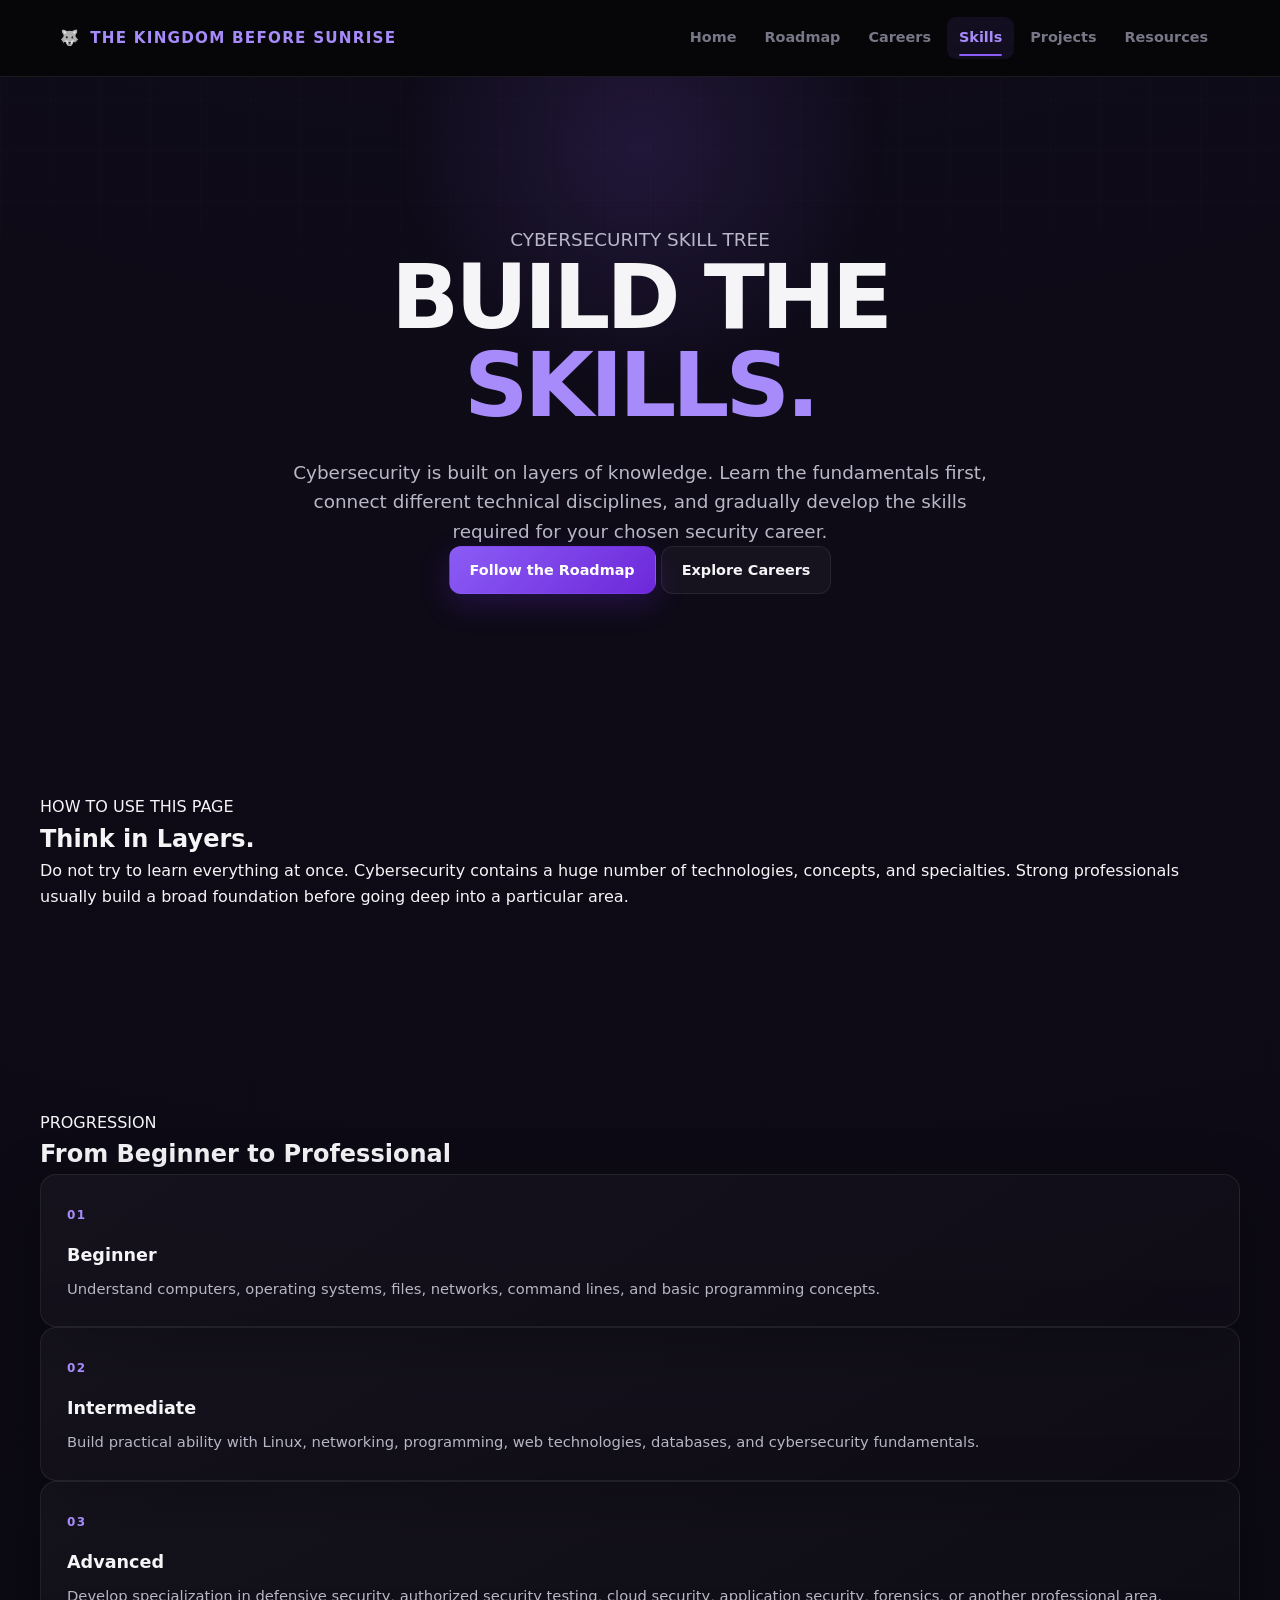
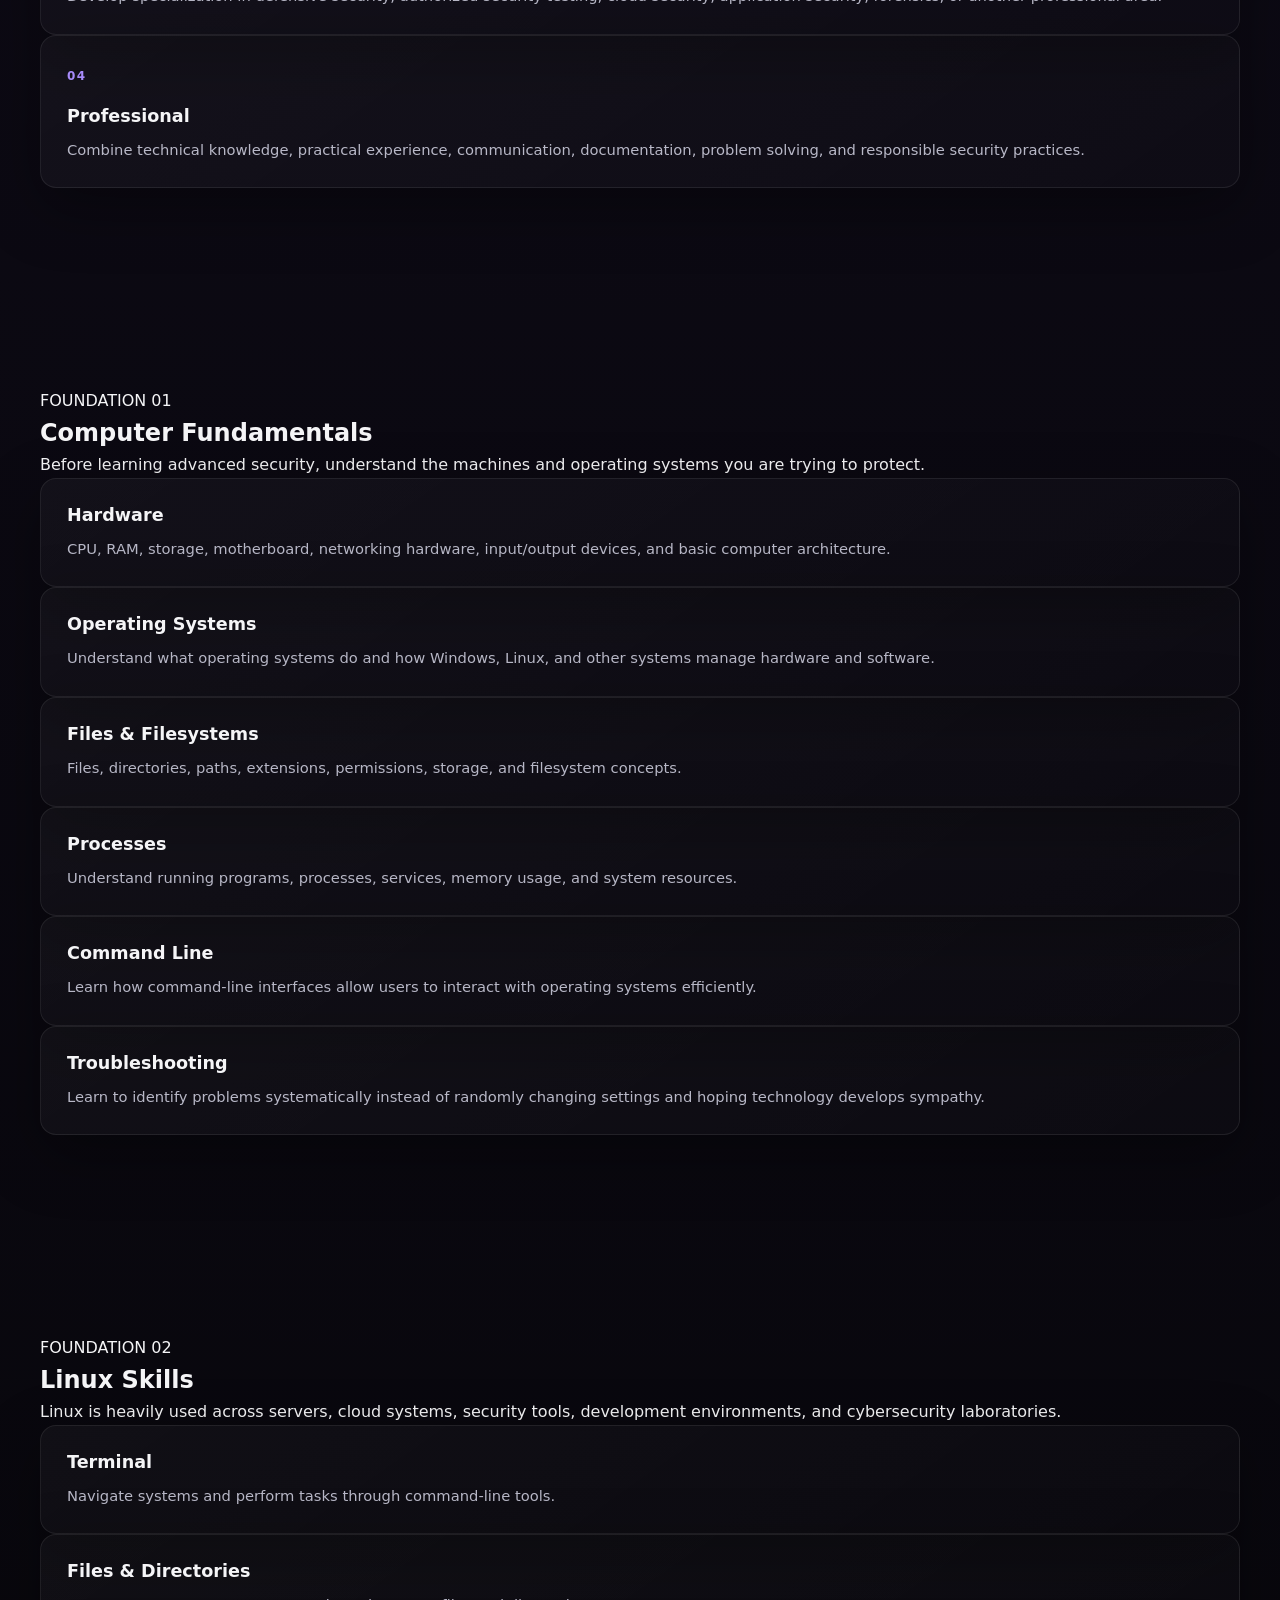
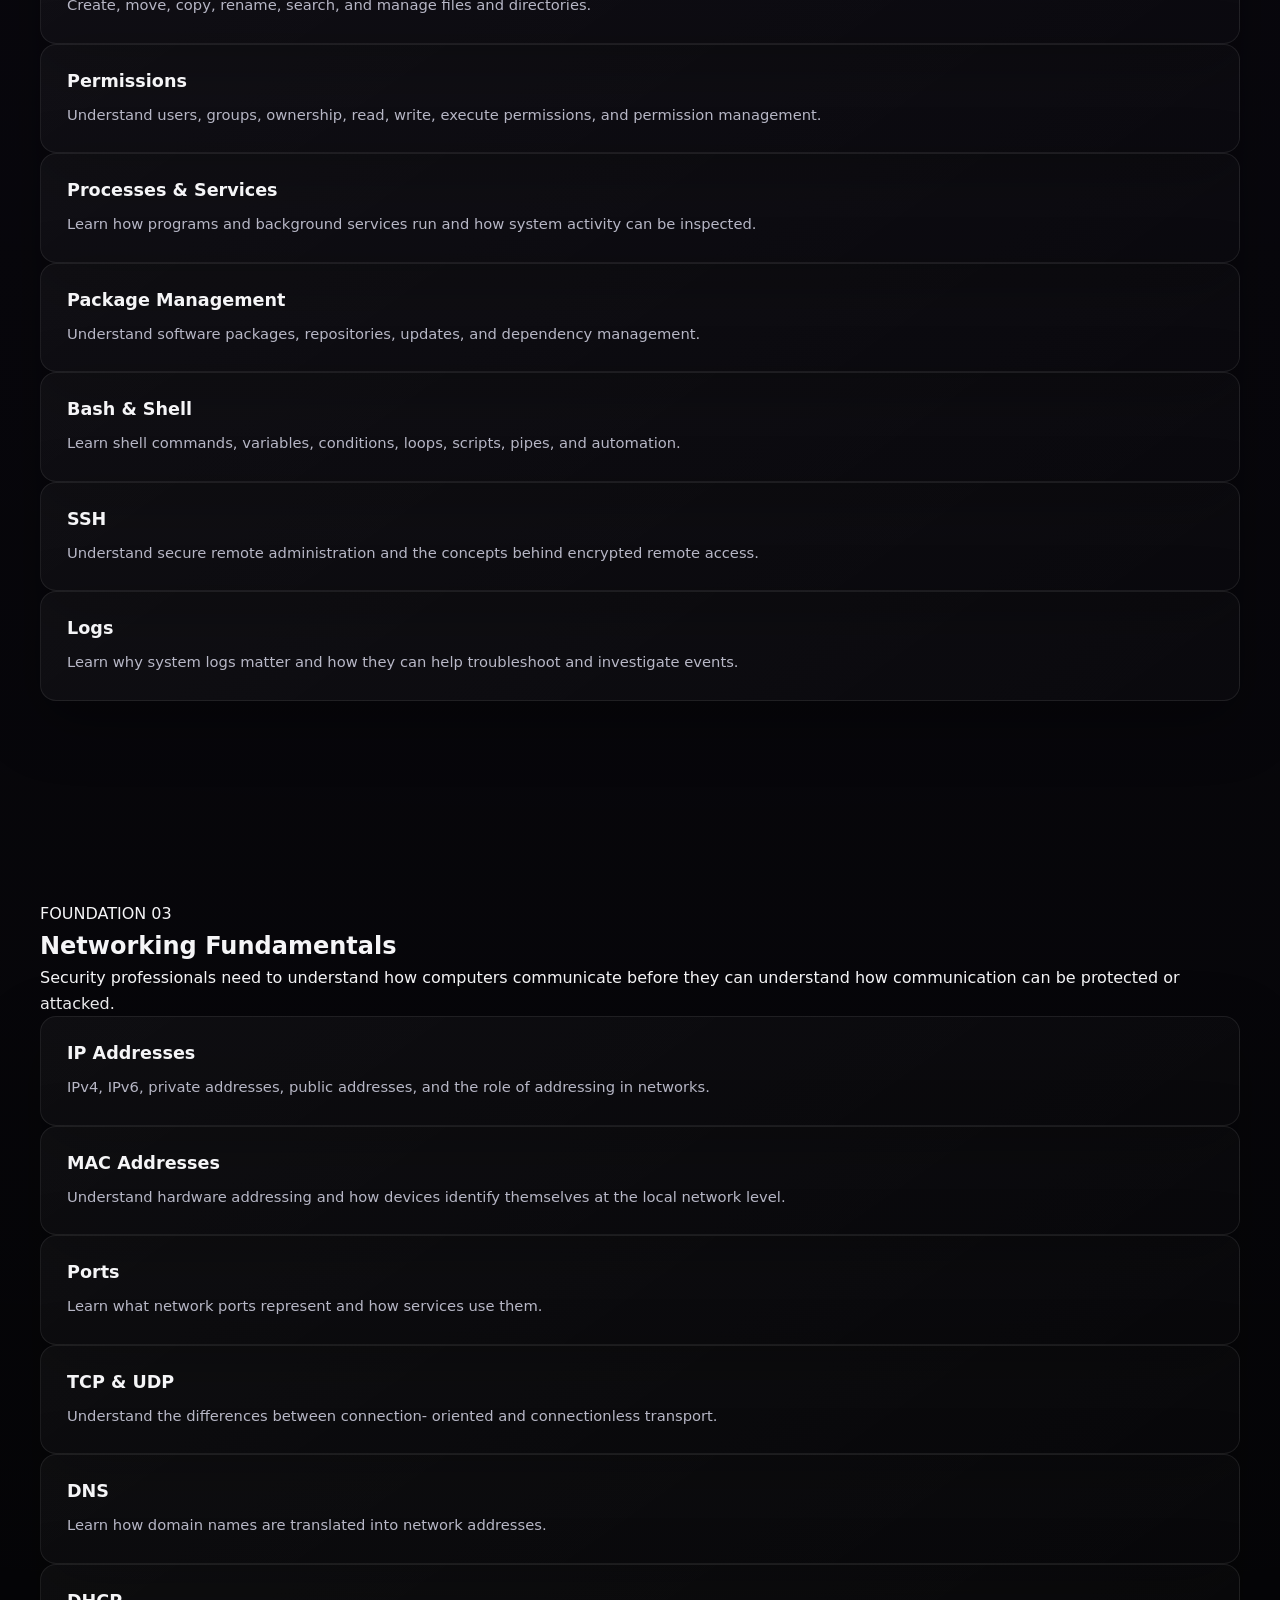
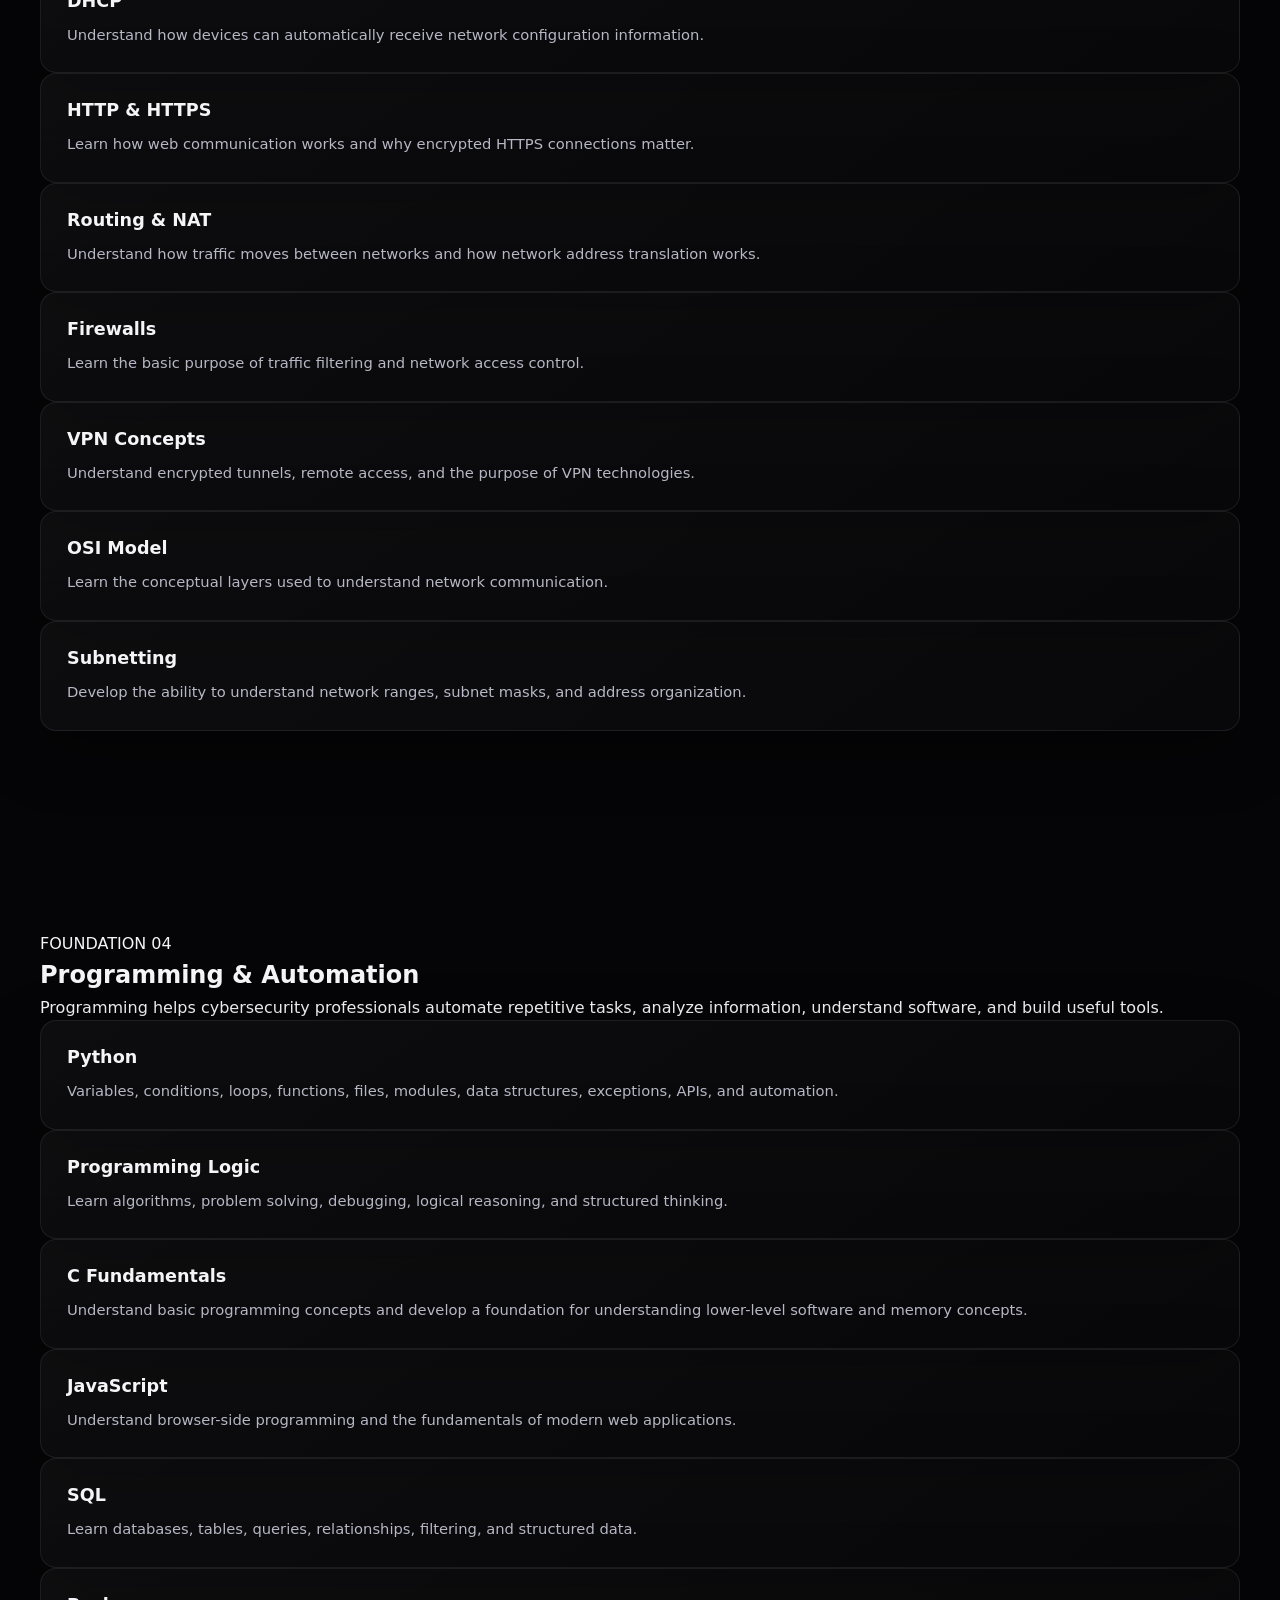
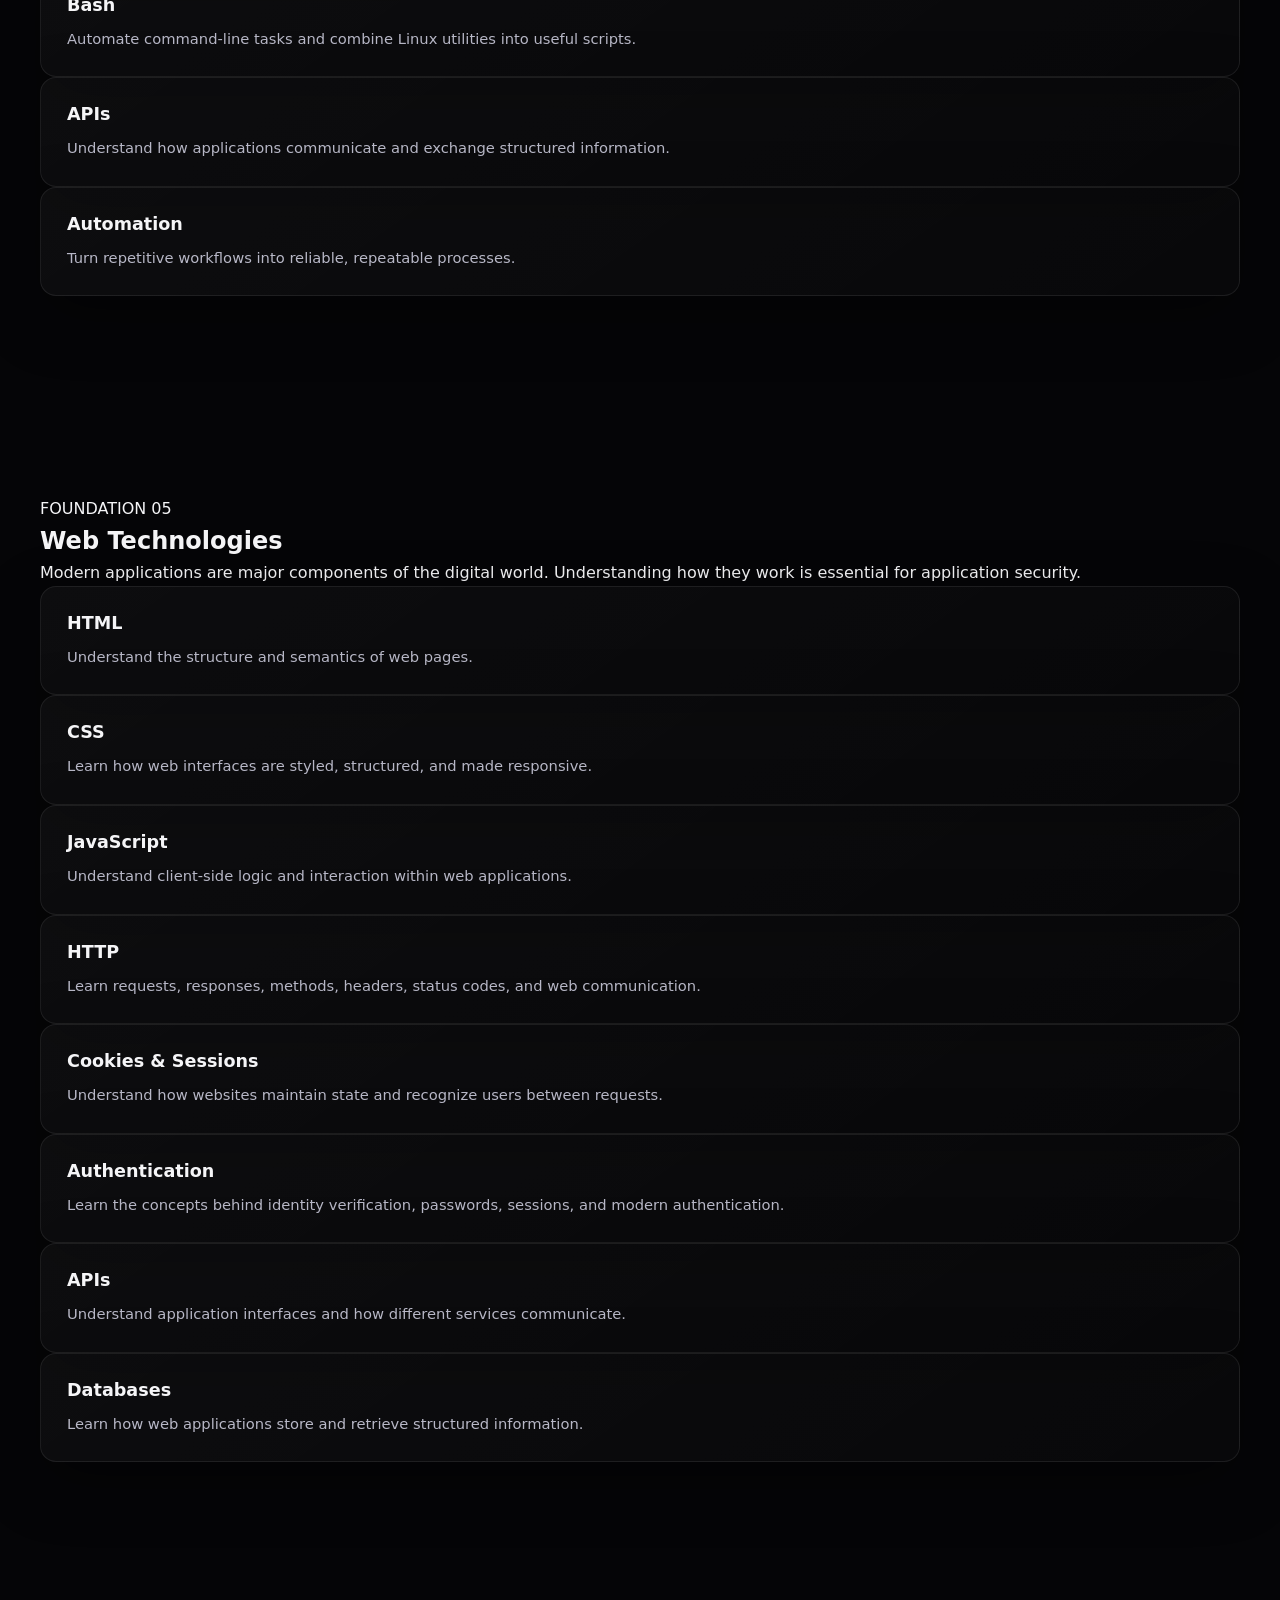
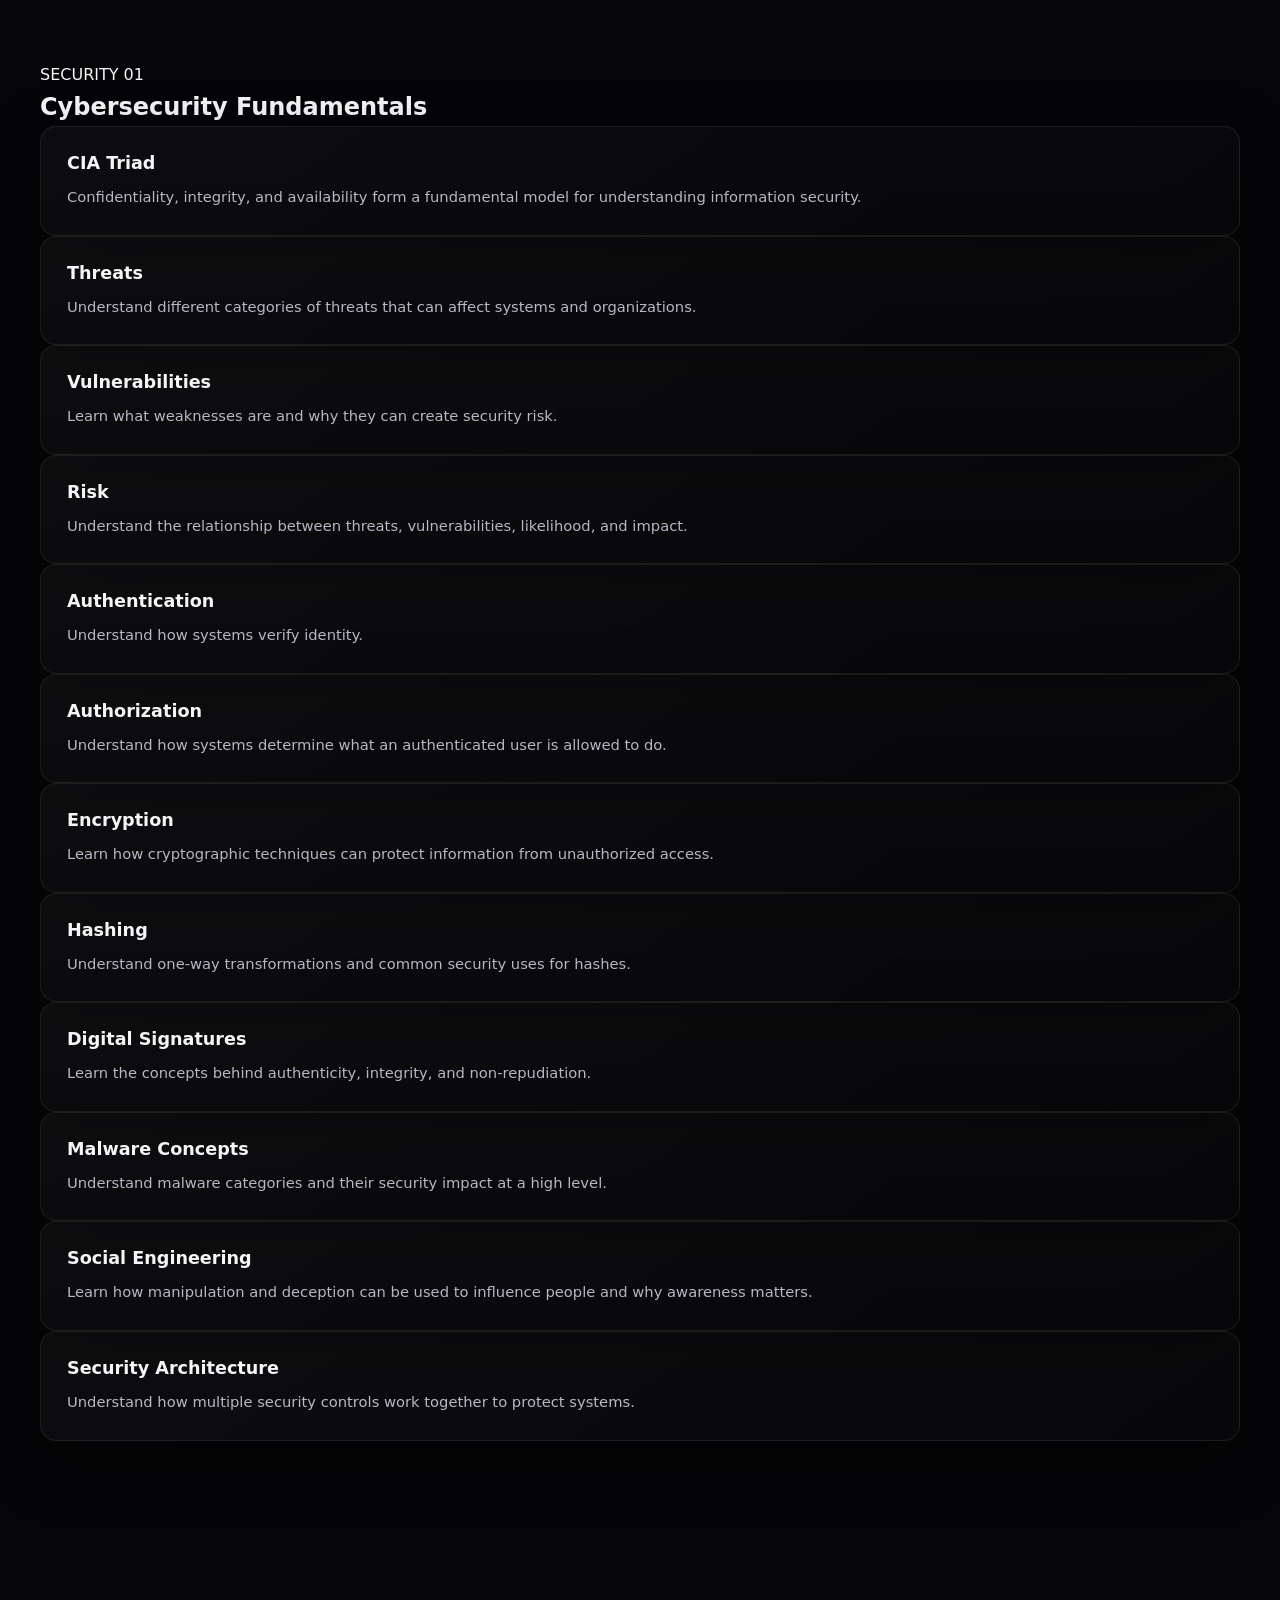
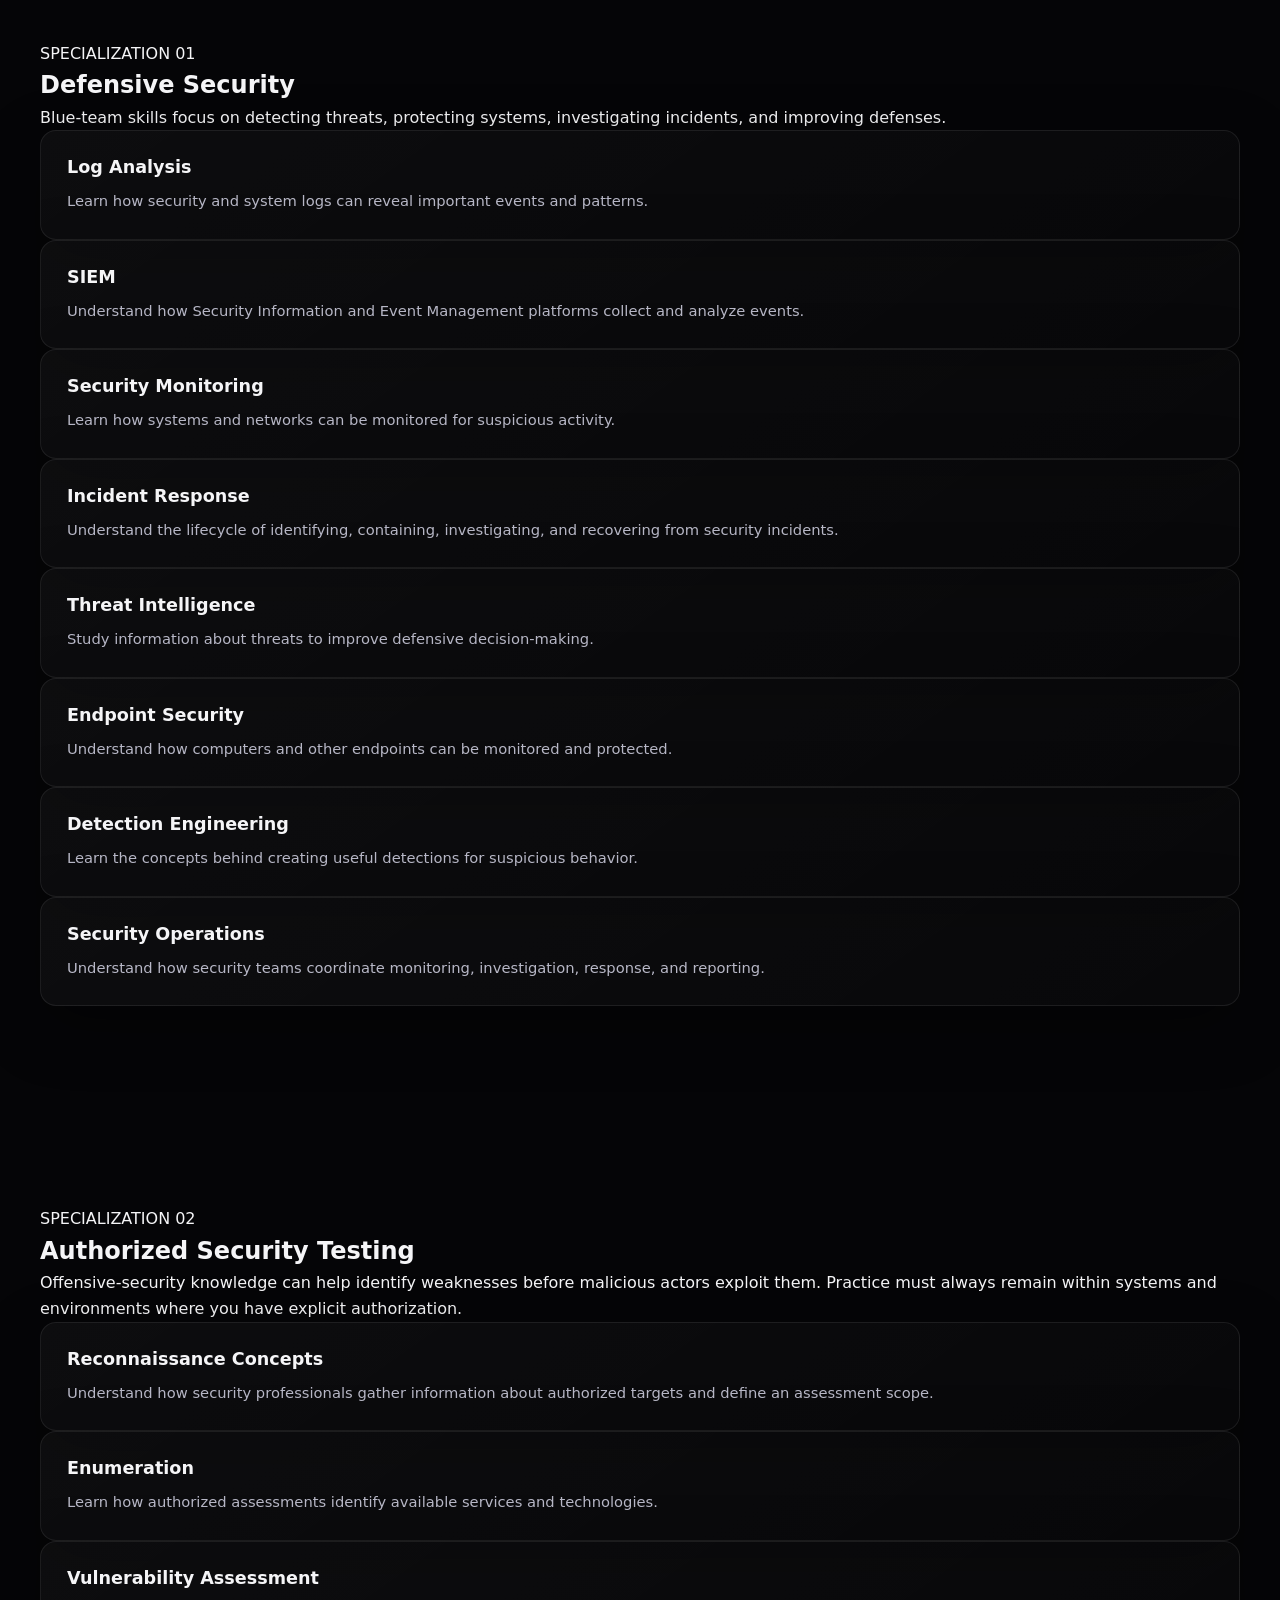
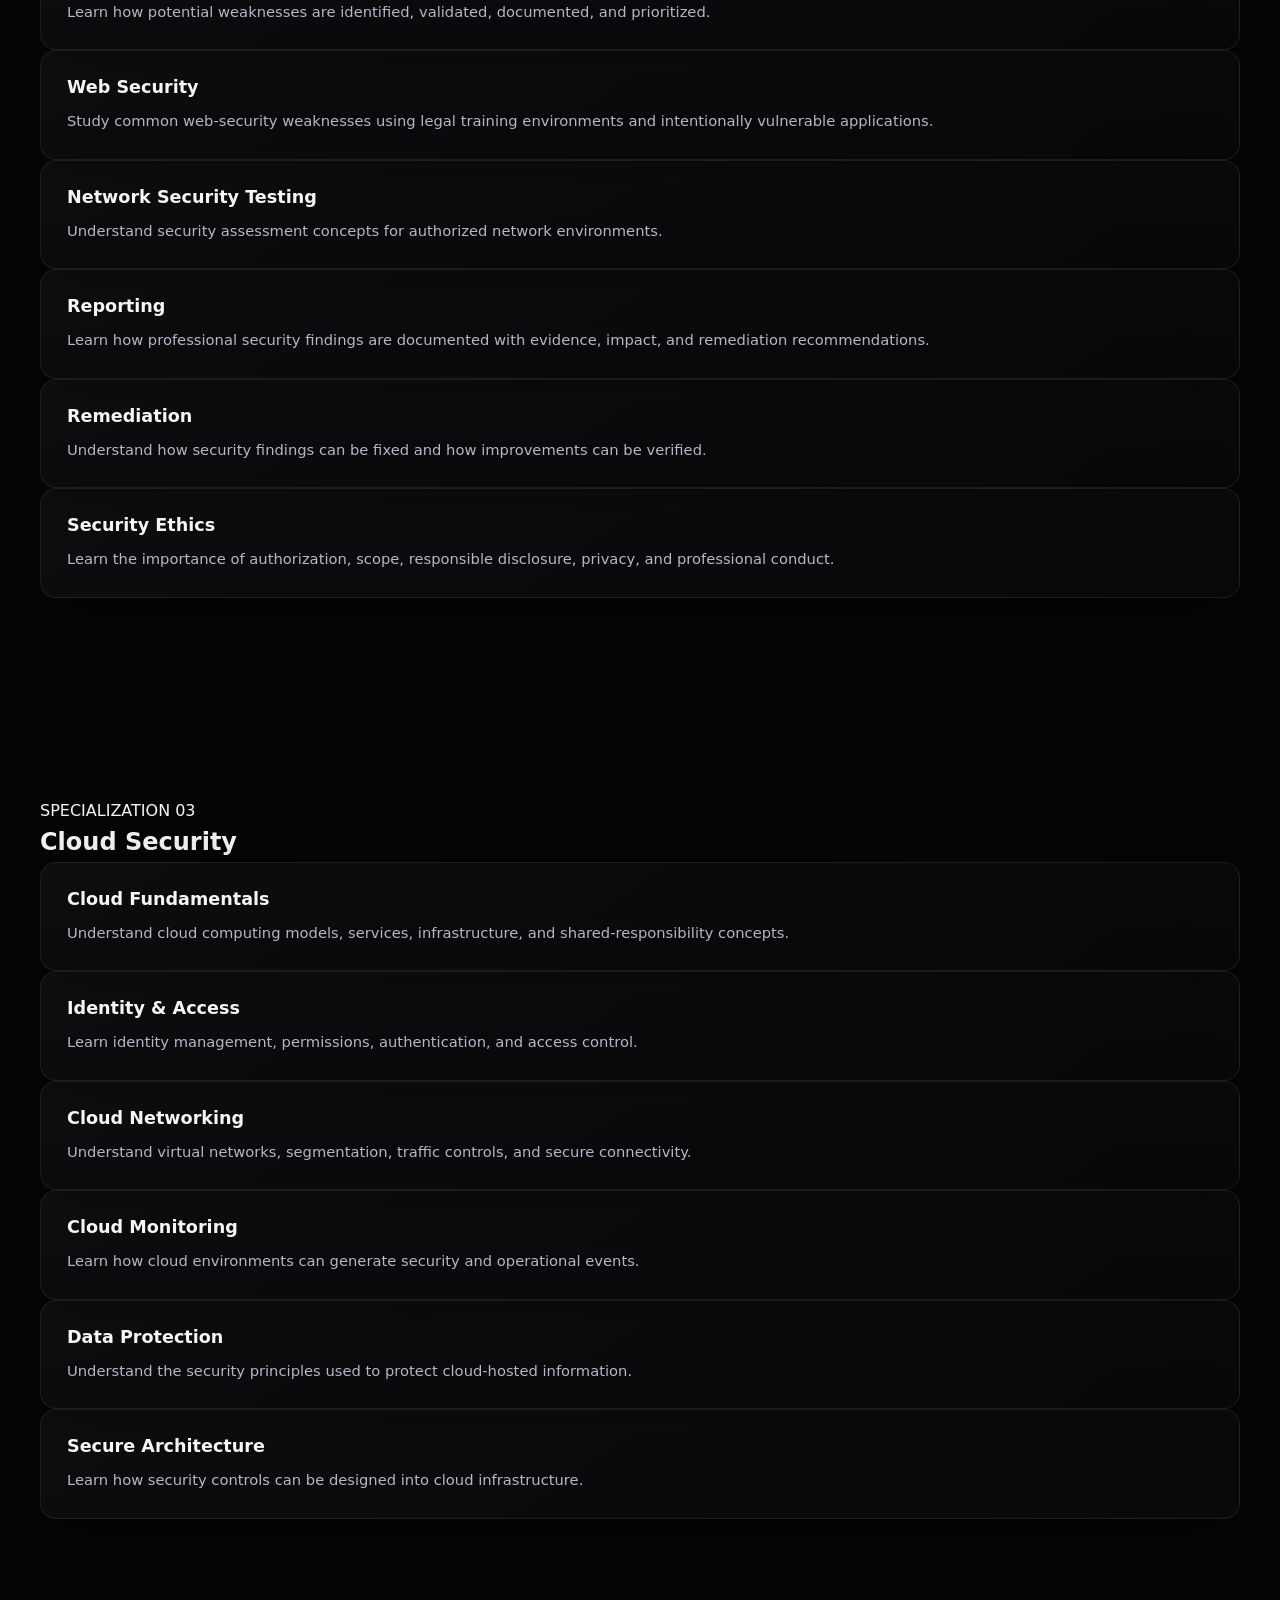
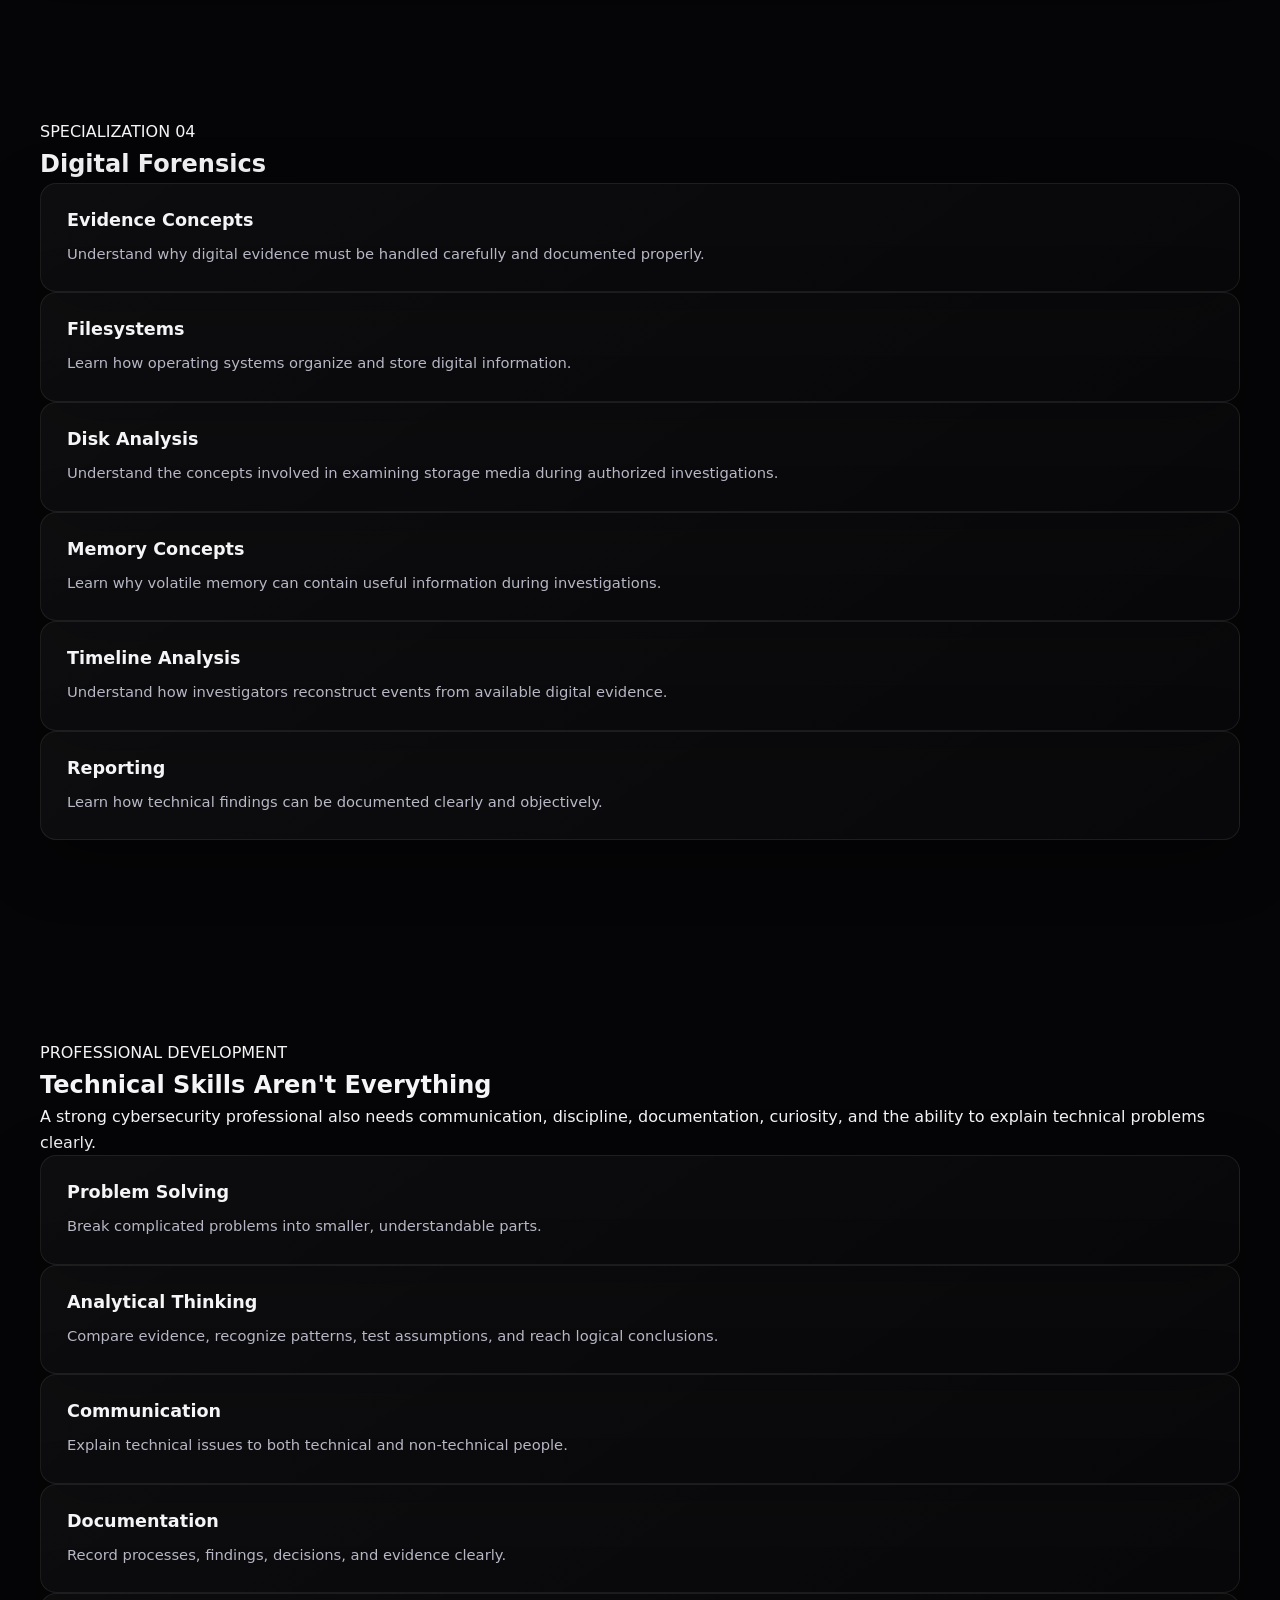
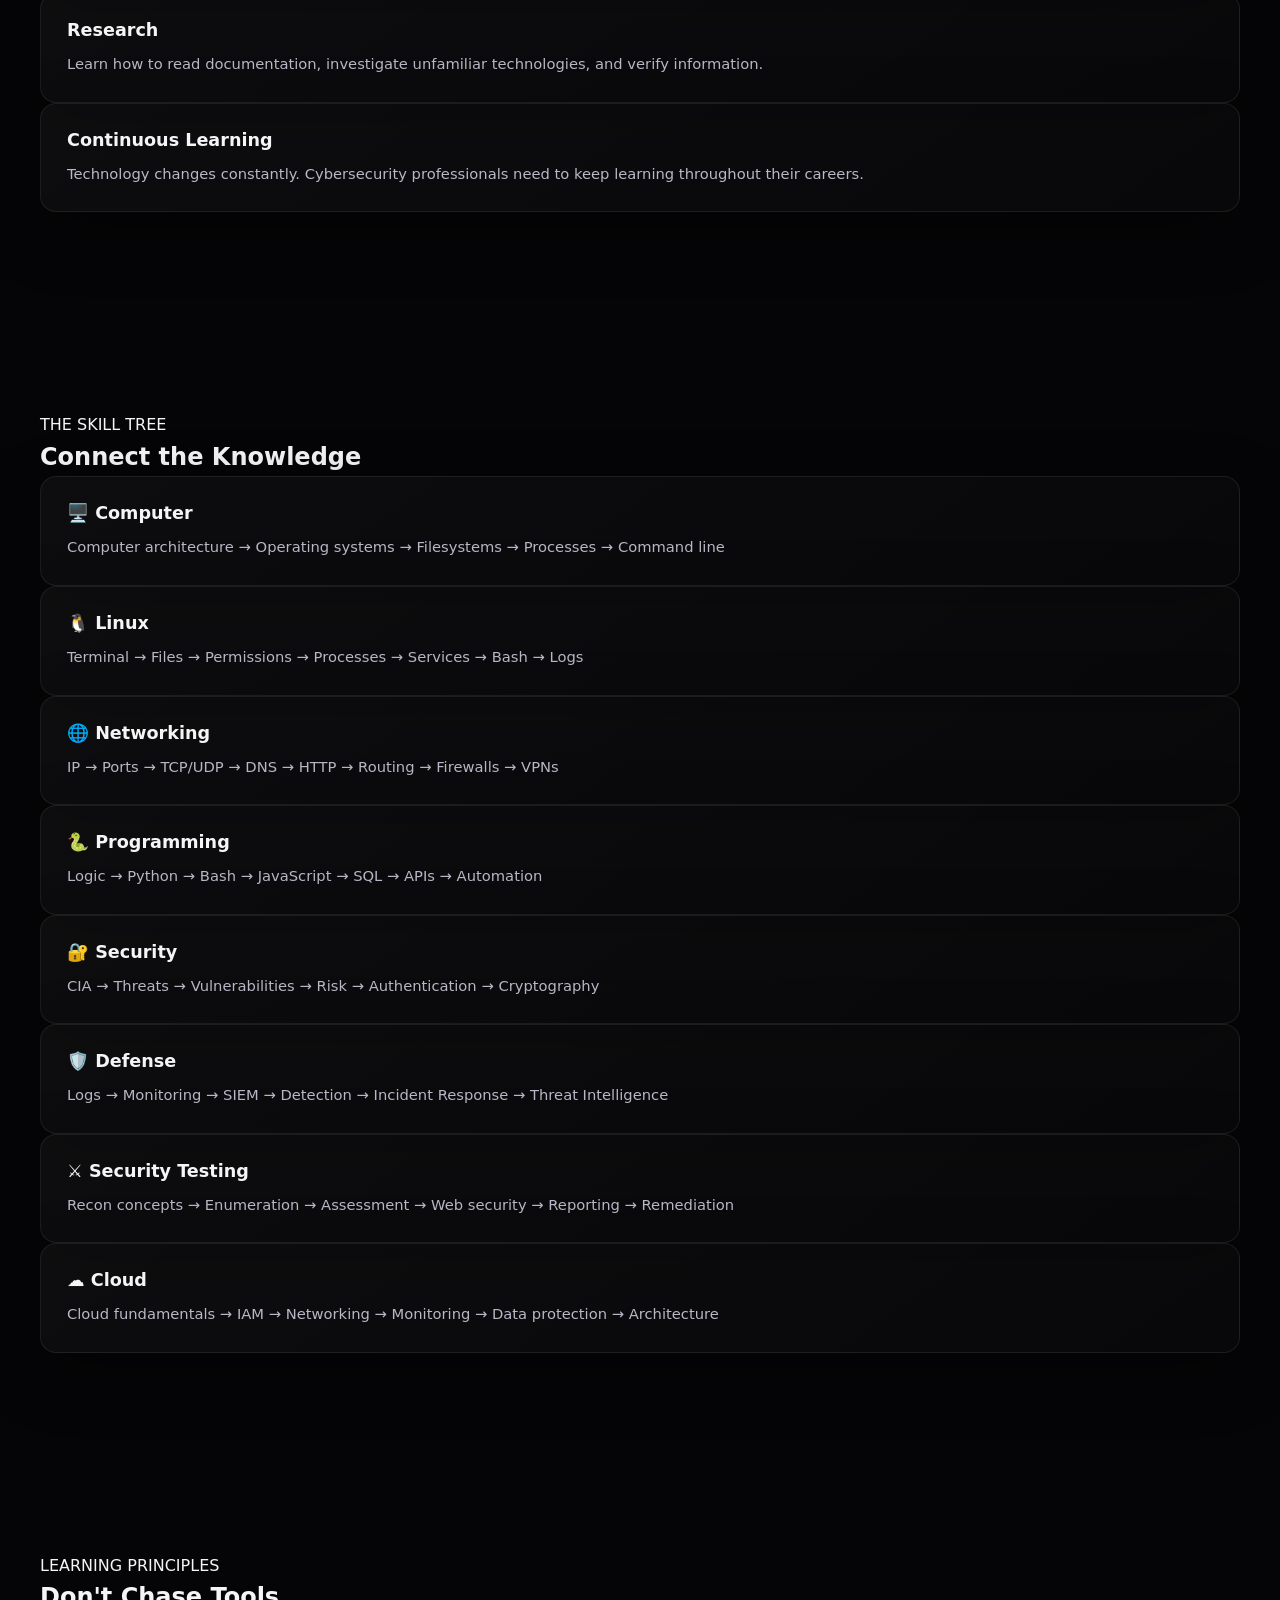
<file: pages/skills.html>
<!DOCTYPE html>
<html lang="en">
<head>
    <meta charset="UTF-8">

    <meta
        name="viewport"
        content="width=device-width, initial-scale=1.0"
    >

    <meta
        name="description"
        content="Explore the complete cybersecurity skill tree from computer fundamentals and Linux to networking, programming, defensive security, ethical security testing, cloud security, and digital forensics."
    >

    <meta
        name="keywords"
        content="cybersecurity skills, cybersecurity skill tree, Linux, networking, Python, ethical hacking, blue team, cloud security, digital forensics"
    >

    <meta
        name="author"
        content="The Kingdom Before Sunrise"
    >

    <title>
        Cybersecurity Skills | The Kingdom Before Sunrise
    </title>

    <link
        rel="stylesheet"
        href="../css/style.css"
    >
</head>

<body>

    <!-- =========================================
         NAVIGATION
    ========================================== -->

    <header class="navbar">
        <div class="nav-container">

        <div class="container nav-container">

            <a
                href="../index.html"
                class="logo"
            >
                <span class="logo-icon">🐺</span>

                <span>
                    THE KINGDOM BEFORE SUNRISE
                </span>
            </a>

            <nav class="nav-links">

                <a href="../index.html">
                    Home
                </a>

                <a href="roadmap.html">
                    Roadmap
                </a>

                <a href="careers.html">
                    Careers
                </a>

                <a
                    href="skills.html"
                    class="active"
                >
                    Skills
                </a>

                <a href="projects.html">
                    Projects
                </a>

                <a href="resources.html">
                    Resources
                </a>

            </nav>

        </div>

        </div>
    </header>


    <!-- =========================================
         HERO
    ========================================== -->

    <main>

        <section class="hero">

            <div class="container hero-content">

                <p class="hero-tag">
                    CYBERSECURITY SKILL TREE
                </p>

                <h1>

                    BUILD THE
                    <span class="gradient-text">
                        SKILLS.
                    </span>

                </h1>

                <p class="hero-description">

                    Cybersecurity is built on layers of knowledge.
                    Learn the fundamentals first, connect different
                    technical disciplines, and gradually develop the
                    skills required for your chosen security career.

                </p>

                <div class="hero-buttons">

                    <a
                        href="roadmap.html"
                        class="btn btn-primary"
                    >
                        Follow the Roadmap
                    </a>

                    <a
                        href="careers.html"
                        class="btn btn-secondary"
                    >
                        Explore Careers
                    </a>

                </div>

            </div>

        </section>


        <!-- =========================================
             INTRODUCTION
        ========================================== -->

        <section class="section">

            <div class="container">

                <div class="section-heading">

                    <p class="section-tag">
                        HOW TO USE THIS PAGE
                    </p>

                    <h2>

                        Think in
                        <span class="gradient-text">
                            Layers.
                        </span>

                    </h2>

                    <p>

                        Do not try to learn everything at once.
                        Cybersecurity contains a huge number of technologies,
                        concepts, and specialties. Strong professionals usually
                        build a broad foundation before going deep into a
                        particular area.

                    </p>

                </div>

            </div>

        </section>


        <!-- =========================================
             SKILL LEVELS
        ========================================== -->

        <section class="section">

            <div class="container">

                <div class="section-heading">

                    <p class="section-tag">
                        PROGRESSION
                    </p>

                    <h2>

                        From
                        <span class="gradient-text">
                            Beginner
                        </span>
                        to Professional

                    </h2>

                </div>


                <div class="cards-grid">


                    <article class="card">

                        <div class="card-number">
                            01
                        </div>

                        <h3>
                            Beginner
                        </h3>

                        <p>

                            Understand computers, operating systems,
                            files, networks, command lines, and basic
                            programming concepts.

                        </p>

                    </article>


                    <article class="card">

                        <div class="card-number">
                            02
                        </div>

                        <h3>
                            Intermediate
                        </h3>

                        <p>

                            Build practical ability with Linux,
                            networking, programming, web technologies,
                            databases, and cybersecurity fundamentals.

                        </p>

                    </article>


                    <article class="card">

                        <div class="card-number">
                            03
                        </div>

                        <h3>
                            Advanced
                        </h3>

                        <p>

                            Develop specialization in defensive security,
                            authorized security testing, cloud security,
                            application security, forensics, or another
                            professional area.

                        </p>

                    </article>


                    <article class="card">

                        <div class="card-number">
                            04
                        </div>

                        <h3>
                            Professional
                        </h3>

                        <p>

                            Combine technical knowledge, practical
                            experience, communication, documentation,
                            problem solving, and responsible security
                            practices.

                        </p>

                    </article>

                </div>

            </div>

        </section>


        <!-- =========================================
             LEVEL 01 COMPUTER FUNDAMENTALS
        ========================================== -->

        <section class="section">

            <div class="container">

                <div class="section-heading">

                    <p class="section-tag">
                        FOUNDATION 01
                    </p>

                    <h2>

                        Computer
                        <span class="gradient-text">
                            Fundamentals
                        </span>

                    </h2>

                    <p>

                        Before learning advanced security, understand
                        the machines and operating systems you are trying
                        to protect.

                    </p>

                </div>


                <div class="cards-grid">


                    <article class="card">

                        <h3>
                            Hardware
                        </h3>

                        <p>
                            CPU, RAM, storage, motherboard, networking
                            hardware, input/output devices, and basic
                            computer architecture.
                        </p>

                    </article>


                    <article class="card">

                        <h3>
                            Operating Systems
                        </h3>

                        <p>
                            Understand what operating systems do and how
                            Windows, Linux, and other systems manage
                            hardware and software.
                        </p>

                    </article>


                    <article class="card">

                        <h3>
                            Files & Filesystems
                        </h3>

                        <p>
                            Files, directories, paths, extensions,
                            permissions, storage, and filesystem concepts.
                        </p>

                    </article>


                    <article class="card">

                        <h3>
                            Processes
                        </h3>

                        <p>
                            Understand running programs, processes,
                            services, memory usage, and system resources.
                        </p>

                    </article>


                    <article class="card">

                        <h3>
                            Command Line
                        </h3>

                        <p>
                            Learn how command-line interfaces allow users
                            to interact with operating systems efficiently.
                        </p>

                    </article>


                    <article class="card">

                        <h3>
                            Troubleshooting
                        </h3>

                        <p>
                            Learn to identify problems systematically instead
                            of randomly changing settings and hoping technology
                            develops sympathy.
                        </p>

                    </article>

                </div>

            </div>

        </section>


        <!-- =========================================
             LEVEL 02 LINUX
        ========================================== -->

        <section class="section">

            <div class="container">

                <div class="section-heading">

                    <p class="section-tag">
                        FOUNDATION 02
                    </p>

                    <h2>

                        Linux
                        <span class="gradient-text">
                            Skills
                        </span>

                    </h2>

                    <p>

                        Linux is heavily used across servers, cloud systems,
                        security tools, development environments, and
                        cybersecurity laboratories.

                    </p>

                </div>


                <div class="cards-grid">


                    <article class="card">

                        <h3>
                            Terminal
                        </h3>

                        <p>
                            Navigate systems and perform tasks through
                            command-line tools.
                        </p>

                    </article>


                    <article class="card">

                        <h3>
                            Files & Directories
                        </h3>

                        <p>
                            Create, move, copy, rename, search, and manage
                            files and directories.
                        </p>

                    </article>


                    <article class="card">

                        <h3>
                            Permissions
                        </h3>

                        <p>
                            Understand users, groups, ownership, read,
                            write, execute permissions, and permission
                            management.
                        </p>

                    </article>


                    <article class="card">

                        <h3>
                            Processes & Services
                        </h3>

                        <p>
                            Learn how programs and background services run
                            and how system activity can be inspected.
                        </p>

                    </article>


                    <article class="card">

                        <h3>
                            Package Management
                        </h3>

                        <p>
                            Understand software packages, repositories,
                            updates, and dependency management.
                        </p>

                    </article>


                    <article class="card">

                        <h3>
                            Bash & Shell
                        </h3>

                        <p>
                            Learn shell commands, variables, conditions,
                            loops, scripts, pipes, and automation.
                        </p>

                    </article>


                    <article class="card">

                        <h3>
                            SSH
                        </h3>

                        <p>
                            Understand secure remote administration and
                            the concepts behind encrypted remote access.
                        </p>

                    </article>


                    <article class="card">

                        <h3>
                            Logs
                        </h3>

                        <p>
                            Learn why system logs matter and how they can
                            help troubleshoot and investigate events.
                        </p>

                    </article>

                </div>

            </div>

        </section>


        <!-- =========================================
             LEVEL 03 NETWORKING
        ========================================== -->

        <section class="section">

            <div class="container">

                <div class="section-heading">

                    <p class="section-tag">
                        FOUNDATION 03
                    </p>

                    <h2>

                        Networking
                        <span class="gradient-text">
                            Fundamentals
                        </span>

                    </h2>

                    <p>

                        Security professionals need to understand how
                        computers communicate before they can understand
                        how communication can be protected or attacked.

                    </p>

                </div>


                <div class="cards-grid">


                    <article class="card">

                        <h3>
                            IP Addresses
                        </h3>

                        <p>
                            IPv4, IPv6, private addresses, public addresses,
                            and the role of addressing in networks.
                        </p>

                    </article>


                    <article class="card">

                        <h3>
                            MAC Addresses
                        </h3>

                        <p>
                            Understand hardware addressing and how devices
                            identify themselves at the local network level.
                        </p>

                    </article>


                    <article class="card">

                        <h3>
                            Ports
                        </h3>

                        <p>
                            Learn what network ports represent and how
                            services use them.
                        </p>

                    </article>


                    <article class="card">

                        <h3>
                            TCP & UDP
                        </h3>

                        <p>
                            Understand the differences between connection-
                            oriented and connectionless transport.
                        </p>

                    </article>


                    <article class="card">

                        <h3>
                            DNS
                        </h3>

                        <p>
                            Learn how domain names are translated into
                            network addresses.
                        </p>

                    </article>


                    <article class="card">

                        <h3>
                            DHCP
                        </h3>

                        <p>
                            Understand how devices can automatically receive
                            network configuration information.
                        </p>

                    </article>


                    <article class="card">

                        <h3>
                            HTTP & HTTPS
                        </h3>

                        <p>
                            Learn how web communication works and why
                            encrypted HTTPS connections matter.
                        </p>

                    </article>


                    <article class="card">

                        <h3>
                            Routing & NAT
                        </h3>

                        <p>
                            Understand how traffic moves between networks
                            and how network address translation works.
                        </p>

                    </article>


                    <article class="card">

                        <h3>
                            Firewalls
                        </h3>

                        <p>
                            Learn the basic purpose of traffic filtering
                            and network access control.
                        </p>

                    </article>


                    <article class="card">

                        <h3>
                            VPN Concepts
                        </h3>

                        <p>
                            Understand encrypted tunnels, remote access,
                            and the purpose of VPN technologies.
                        </p>

                    </article>


                    <article class="card">

                        <h3>
                            OSI Model
                        </h3>

                        <p>
                            Learn the conceptual layers used to understand
                            network communication.
                        </p>

                    </article>


                    <article class="card">

                        <h3>
                            Subnetting
                        </h3>

                        <p>
                            Develop the ability to understand network ranges,
                            subnet masks, and address organization.
                        </p>

                    </article>

                </div>

            </div>

        </section>


        <!-- =========================================
             LEVEL 04 PROGRAMMING
        ========================================== -->

        <section class="section">

            <div class="container">

                <div class="section-heading">

                    <p class="section-tag">
                        FOUNDATION 04
                    </p>

                    <h2>

                        Programming &
                        <span class="gradient-text">
                            Automation
                        </span>

                    </h2>

                    <p>

                        Programming helps cybersecurity professionals
                        automate repetitive tasks, analyze information,
                        understand software, and build useful tools.

                    </p>

                </div>


                <div class="cards-grid">


                    <article class="card">

                        <h3>
                            Python
                        </h3>

                        <p>
                            Variables, conditions, loops, functions,
                            files, modules, data structures, exceptions,
                            APIs, and automation.
                        </p>

                    </article>


                    <article class="card">

                        <h3>
                            Programming Logic
                        </h3>

                        <p>
                            Learn algorithms, problem solving, debugging,
                            logical reasoning, and structured thinking.
                        </p>

                    </article>


                    <article class="card">

                        <h3>
                            C Fundamentals
                        </h3>

                        <p>
                            Understand basic programming concepts and
                            develop a foundation for understanding lower-level
                            software and memory concepts.
                        </p>

                    </article>


                    <article class="card">

                        <h3>
                            JavaScript
                        </h3>

                        <p>
                            Understand browser-side programming and the
                            fundamentals of modern web applications.
                        </p>

                    </article>


                    <article class="card">

                        <h3>
                            SQL
                        </h3>

                        <p>
                            Learn databases, tables, queries, relationships,
                            filtering, and structured data.
                        </p>

                    </article>


                    <article class="card">

                        <h3>
                            Bash
                        </h3>

                        <p>
                            Automate command-line tasks and combine Linux
                            utilities into useful scripts.
                        </p>

                    </article>


                    <article class="card">

                        <h3>
                            APIs
                        </h3>

                        <p>
                            Understand how applications communicate and
                            exchange structured information.
                        </p>

                    </article>


                    <article class="card">

                        <h3>
                            Automation
                        </h3>

                        <p>
                            Turn repetitive workflows into reliable,
                            repeatable processes.
                        </p>

                    </article>

                </div>

            </div>

        </section>


        <!-- =========================================
             LEVEL 05 WEB
        ========================================== -->

        <section class="section">

            <div class="container">

                <div class="section-heading">

                    <p class="section-tag">
                        FOUNDATION 05
                    </p>

                    <h2>

                        Web
                        <span class="gradient-text">
                            Technologies
                        </span>

                    </h2>

                    <p>

                        Modern applications are major components of the
                        digital world. Understanding how they work is
                        essential for application security.

                    </p>

                </div>


                <div class="cards-grid">


                    <article class="card">

                        <h3>
                            HTML
                        </h3>

                        <p>
                            Understand the structure and semantics of
                            web pages.
                        </p>

                    </article>


                    <article class="card">

                        <h3>
                            CSS
                        </h3>

                        <p>
                            Learn how web interfaces are styled,
                            structured, and made responsive.
                        </p>

                    </article>


                    <article class="card">

                        <h3>
                            JavaScript
                        </h3>

                        <p>
                            Understand client-side logic and interaction
                            within web applications.
                        </p>

                    </article>


                    <article class="card">

                        <h3>
                            HTTP
                        </h3>

                        <p>
                            Learn requests, responses, methods, headers,
                            status codes, and web communication.
                        </p>

                    </article>


                    <article class="card">

                        <h3>
                            Cookies & Sessions
                        </h3>

                        <p>
                            Understand how websites maintain state and
                            recognize users between requests.
                        </p>

                    </article>


                    <article class="card">

                        <h3>
                            Authentication
                        </h3>

                        <p>
                            Learn the concepts behind identity verification,
                            passwords, sessions, and modern authentication.
                        </p>

                    </article>


                    <article class="card">

                        <h3>
                            APIs
                        </h3>

                        <p>
                            Understand application interfaces and how
                            different services communicate.
                        </p>

                    </article>


                    <article class="card">

                        <h3>
                            Databases
                        </h3>

                        <p>
                            Learn how web applications store and retrieve
                            structured information.
                        </p>

                    </article>

                </div>

            </div>

        </section>


        <!-- =========================================
             LEVEL 06 CYBERSECURITY FUNDAMENTALS
        ========================================== -->

        <section class="section">

            <div class="container">

                <div class="section-heading">

                    <p class="section-tag">
                        SECURITY 01
                    </p>

                    <h2>

                        Cybersecurity
                        <span class="gradient-text">
                            Fundamentals
                        </span>

                    </h2>

                </div>


                <div class="cards-grid">


                    <article class="card">

                        <h3>
                            CIA Triad
                        </h3>

                        <p>
                            Confidentiality, integrity, and availability
                            form a fundamental model for understanding
                            information security.
                        </p>

                    </article>


                    <article class="card">

                        <h3>
                            Threats
                        </h3>

                        <p>
                            Understand different categories of threats
                            that can affect systems and organizations.
                        </p>

                    </article>


                    <article class="card">

                        <h3>
                            Vulnerabilities
                        </h3>

                        <p>
                            Learn what weaknesses are and why they can
                            create security risk.
                        </p>

                    </article>


                    <article class="card">

                        <h3>
                            Risk
                        </h3>

                        <p>
                            Understand the relationship between threats,
                            vulnerabilities, likelihood, and impact.
                        </p>

                    </article>


                    <article class="card">

                        <h3>
                            Authentication
                        </h3>

                        <p>
                            Understand how systems verify identity.
                        </p>

                    </article>


                    <article class="card">

                        <h3>
                            Authorization
                        </h3>

                        <p>
                            Understand how systems determine what an
                            authenticated user is allowed to do.
                        </p>

                    </article>


                    <article class="card">

                        <h3>
                            Encryption
                        </h3>

                        <p>
                            Learn how cryptographic techniques can protect
                            information from unauthorized access.
                        </p>

                    </article>


                    <article class="card">

                        <h3>
                            Hashing
                        </h3>

                        <p>
                            Understand one-way transformations and common
                            security uses for hashes.
                        </p>

                    </article>


                    <article class="card">

                        <h3>
                            Digital Signatures
                        </h3>

                        <p>
                            Learn the concepts behind authenticity,
                            integrity, and non-repudiation.
                        </p>

                    </article>


                    <article class="card">

                        <h3>
                            Malware Concepts
                        </h3>

                        <p>
                            Understand malware categories and their
                            security impact at a high level.
                        </p>

                    </article>


                    <article class="card">

                        <h3>
                            Social Engineering
                        </h3>

                        <p>
                            Learn how manipulation and deception can be
                            used to influence people and why awareness matters.
                        </p>

                    </article>


                    <article class="card">

                        <h3>
                            Security Architecture
                        </h3>

                        <p>
                            Understand how multiple security controls work
                            together to protect systems.
                        </p>

                    </article>

                </div>

            </div>

        </section>


        <!-- =========================================
             LEVEL 07 BLUE TEAM
        ========================================== -->

        <section class="section">

            <div class="container">

                <div class="section-heading">

                    <p class="section-tag">
                        SPECIALIZATION 01
                    </p>

                    <h2>

                        Defensive
                        <span class="gradient-text">
                            Security
                        </span>

                    </h2>

                    <p>

                        Blue-team skills focus on detecting threats,
                        protecting systems, investigating incidents,
                        and improving defenses.

                    </p>

                </div>


                <div class="cards-grid">


                    <article class="card">

                        <h3>
                            Log Analysis
                        </h3>

                        <p>
                            Learn how security and system logs can reveal
                            important events and patterns.
                        </p>

                    </article>


                    <article class="card">

                        <h3>
                            SIEM
                        </h3>

                        <p>
                            Understand how Security Information and Event
                            Management platforms collect and analyze events.
                        </p>

                    </article>


                    <article class="card">

                        <h3>
                            Security Monitoring
                        </h3>

                        <p>
                            Learn how systems and networks can be monitored
                            for suspicious activity.
                        </p>

                    </article>


                    <article class="card">

                        <h3>
                            Incident Response
                        </h3>

                        <p>
                            Understand the lifecycle of identifying,
                            containing, investigating, and recovering from
                            security incidents.
                        </p>

                    </article>


                    <article class="card">

                        <h3>
                            Threat Intelligence
                        </h3>

                        <p>
                            Study information about threats to improve
                            defensive decision-making.
                        </p>

                    </article>


                    <article class="card">

                        <h3>
                            Endpoint Security
                        </h3>

                        <p>
                            Understand how computers and other endpoints
                            can be monitored and protected.
                        </p>

                    </article>


                    <article class="card">

                        <h3>
                            Detection Engineering
                        </h3>

                        <p>
                            Learn the concepts behind creating useful
                            detections for suspicious behavior.
                        </p>

                    </article>


                    <article class="card">

                        <h3>
                            Security Operations
                        </h3>

                        <p>
                            Understand how security teams coordinate
                            monitoring, investigation, response, and reporting.
                        </p>

                    </article>

                </div>

            </div>

        </section>


        <!-- =========================================
             LEVEL 08 OFFENSIVE / AUTHORIZED TESTING
        ========================================== -->

        <section class="section">

            <div class="container">

                <div class="section-heading">

                    <p class="section-tag">
                        SPECIALIZATION 02
                    </p>

                    <h2>

                        Authorized
                        <span class="gradient-text">
                            Security Testing
                        </span>

                    </h2>

                    <p>

                        Offensive-security knowledge can help identify
                        weaknesses before malicious actors exploit them.
                        Practice must always remain within systems and
                        environments where you have explicit authorization.

                    </p>

                </div>


                <div class="cards-grid">


                    <article class="card">

                        <h3>
                            Reconnaissance Concepts
                        </h3>

                        <p>
                            Understand how security professionals gather
                            information about authorized targets and define
                            an assessment scope.
                        </p>

                    </article>


                    <article class="card">

                        <h3>
                            Enumeration
                        </h3>

                        <p>
                            Learn how authorized assessments identify
                            available services and technologies.
                        </p>

                    </article>


                    <article class="card">

                        <h3>
                            Vulnerability Assessment
                        </h3>

                        <p>
                            Learn how potential weaknesses are identified,
                            validated, documented, and prioritized.
                        </p>

                    </article>


                    <article class="card">

                        <h3>
                            Web Security
                        </h3>

                        <p>
                            Study common web-security weaknesses using
                            legal training environments and intentionally
                            vulnerable applications.
                        </p>

                    </article>


                    <article class="card">

                        <h3>
                            Network Security Testing
                        </h3>

                        <p>
                            Understand security assessment concepts for
                            authorized network environments.
                        </p>

                    </article>


                    <article class="card">

                        <h3>
                            Reporting
                        </h3>

                        <p>
                            Learn how professional security findings are
                            documented with evidence, impact, and remediation
                            recommendations.
                        </p>

                    </article>


                    <article class="card">

                        <h3>
                            Remediation
                        </h3>

                        <p>
                            Understand how security findings can be fixed
                            and how improvements can be verified.
                        </p>

                    </article>


                    <article class="card">

                        <h3>
                            Security Ethics
                        </h3>

                        <p>
                            Learn the importance of authorization, scope,
                            responsible disclosure, privacy, and professional
                            conduct.
                        </p>

                    </article>

                </div>

            </div>

        </section>


        <!-- =========================================
             LEVEL 09 CLOUD SECURITY
        ========================================== -->

        <section class="section">

            <div class="container">

                <div class="section-heading">

                    <p class="section-tag">
                        SPECIALIZATION 03
                    </p>

                    <h2>

                        Cloud
                        <span class="gradient-text">
                            Security
                        </span>

                    </h2>

                </div>


                <div class="cards-grid">


                    <article class="card">

                        <h3>
                            Cloud Fundamentals
                        </h3>

                        <p>
                            Understand cloud computing models, services,
                            infrastructure, and shared-responsibility concepts.
                        </p>

                    </article>


                    <article class="card">

                        <h3>
                            Identity & Access
                        </h3>

                        <p>
                            Learn identity management, permissions,
                            authentication, and access control.
                        </p>

                    </article>


                    <article class="card">

                        <h3>
                            Cloud Networking
                        </h3>

                        <p>
                            Understand virtual networks, segmentation,
                            traffic controls, and secure connectivity.
                        </p>

                    </article>


                    <article class="card">

                        <h3>
                            Cloud Monitoring
                        </h3>

                        <p>
                            Learn how cloud environments can generate
                            security and operational events.
                        </p>

                    </article>


                    <article class="card">

                        <h3>
                            Data Protection
                        </h3>

                        <p>
                            Understand the security principles used to
                            protect cloud-hosted information.
                        </p>

                    </article>


                    <article class="card">

                        <h3>
                            Secure Architecture
                        </h3>

                        <p>
                            Learn how security controls can be designed
                            into cloud infrastructure.
                        </p>

                    </article>

                </div>

            </div>

        </section>


        <!-- =========================================
             LEVEL 10 DIGITAL FORENSICS
        ========================================== -->

        <section class="section">

            <div class="container">

                <div class="section-heading">

                    <p class="section-tag">
                        SPECIALIZATION 04
                    </p>

                    <h2>

                        Digital
                        <span class="gradient-text">
                            Forensics
                        </span>

                    </h2>

                </div>


                <div class="cards-grid">


                    <article class="card">

                        <h3>
                            Evidence Concepts
                        </h3>

                        <p>
                            Understand why digital evidence must be handled
                            carefully and documented properly.
                        </p>

                    </article>


                    <article class="card">

                        <h3>
                            Filesystems
                        </h3>

                        <p>
                            Learn how operating systems organize and store
                            digital information.
                        </p>

                    </article>


                    <article class="card">

                        <h3>
                            Disk Analysis
                        </h3>

                        <p>
                            Understand the concepts involved in examining
                            storage media during authorized investigations.
                        </p>

                    </article>


                    <article class="card">

                        <h3>
                            Memory Concepts
                        </h3>

                        <p>
                            Learn why volatile memory can contain useful
                            information during investigations.
                        </p>

                    </article>


                    <article class="card">

                        <h3>
                            Timeline Analysis
                        </h3>

                        <p>
                            Understand how investigators reconstruct events
                            from available digital evidence.
                        </p>

                    </article>


                    <article class="card">

                        <h3>
                            Reporting
                        </h3>

                        <p>
                            Learn how technical findings can be documented
                            clearly and objectively.
                        </p>

                    </article>

                </div>

            </div>

        </section>


        <!-- =========================================
             PROFESSIONAL SKILLS
        ========================================== -->

        <section class="section">

            <div class="container">

                <div class="section-heading">

                    <p class="section-tag">
                        PROFESSIONAL DEVELOPMENT
                    </p>

                    <h2>

                        Technical Skills
                        <span class="gradient-text">
                            Aren't Everything
                        </span>

                    </h2>

                    <p>

                        A strong cybersecurity professional also needs
                        communication, discipline, documentation, curiosity,
                        and the ability to explain technical problems clearly.

                    </p>

                </div>


                <div class="cards-grid">


                    <article class="card">

                        <h3>
                            Problem Solving
                        </h3>

                        <p>
                            Break complicated problems into smaller,
                            understandable parts.
                        </p>

                    </article>


                    <article class="card">

                        <h3>
                            Analytical Thinking
                        </h3>

                        <p>
                            Compare evidence, recognize patterns, test
                            assumptions, and reach logical conclusions.
                        </p>

                    </article>


                    <article class="card">

                        <h3>
                            Communication
                        </h3>

                        <p>
                            Explain technical issues to both technical
                            and non-technical people.
                        </p>

                    </article>


                    <article class="card">

                        <h3>
                            Documentation
                        </h3>

                        <p>
                            Record processes, findings, decisions, and
                            evidence clearly.
                        </p>

                    </article>


                    <article class="card">

                        <h3>
                            Research
                        </h3>

                        <p>
                            Learn how to read documentation, investigate
                            unfamiliar technologies, and verify information.
                        </p>

                    </article>


                    <article class="card">

                        <h3>
                            Continuous Learning
                        </h3>

                        <p>
                            Technology changes constantly. Cybersecurity
                            professionals need to keep learning throughout
                            their careers.
                        </p>

                    </article>

                </div>

            </div>

        </section>


        <!-- =========================================
             SKILL TREE
        ========================================== -->

        <section class="section">

            <div class="container">

                <div class="section-heading">

                    <p class="section-tag">
                        THE SKILL TREE
                    </p>

                    <h2>

                        Connect the
                        <span class="gradient-text">
                            Knowledge
                        </span>

                    </h2>

                </div>


                <div class="cards-grid">


                    <article class="card">

                        <h3>
                            🖥️ Computer
                        </h3>

                        <p>
                            Computer architecture → Operating systems →
                            Filesystems → Processes → Command line
                        </p>

                    </article>


                    <article class="card">

                        <h3>
                            🐧 Linux
                        </h3>

                        <p>
                            Terminal → Files → Permissions → Processes →
                            Services → Bash → Logs
                        </p>

                    </article>


                    <article class="card">

                        <h3>
                            🌐 Networking
                        </h3>

                        <p>
                            IP → Ports → TCP/UDP → DNS → HTTP →
                            Routing → Firewalls → VPNs
                        </p>

                    </article>


                    <article class="card">

                        <h3>
                            🐍 Programming
                        </h3>

                        <p>
                            Logic → Python → Bash → JavaScript →
                            SQL → APIs → Automation
                        </p>

                    </article>


                    <article class="card">

                        <h3>
                            🔐 Security
                        </h3>

                        <p>
                            CIA → Threats → Vulnerabilities → Risk →
                            Authentication → Cryptography
                        </p>

                    </article>


                    <article class="card">

                        <h3>
                            🛡️ Defense
                        </h3>

                        <p>
                            Logs → Monitoring → SIEM → Detection →
                            Incident Response → Threat Intelligence
                        </p>

                    </article>


                    <article class="card">

                        <h3>
                            ⚔️ Security Testing
                        </h3>

                        <p>
                            Recon concepts → Enumeration → Assessment →
                            Web security → Reporting → Remediation
                        </p>

                    </article>


                    <article class="card">

                        <h3>
                            ☁️ Cloud
                        </h3>

                        <p>
                            Cloud fundamentals → IAM → Networking →
                            Monitoring → Data protection → Architecture
                        </p>

                    </article>

                </div>

            </div>

        </section>


        <!-- =========================================
             LEARNING RULES
        ========================================== -->

        <section class="section">

            <div class="container">

                <div class="hero-card">

                    <p class="section-tag">
                        LEARNING PRINCIPLES
                    </p>

                    <h2>

                        Don't Chase
                        <span class="gradient-text">
                            Tools.
                        </span>

                    </h2>

                    <p>

                        Tools change. Fundamentals remain useful.

                    </p>

                    <p>

                        Learn what a technology does, why it exists,
                        what problem it solves, and how it works before
                        trying to memorize a collection of commands.

                    </p>

                    <p>

                        Build knowledge first. Then use tools to apply
                        that knowledge in authorized environments.

                    </p>

                </div>

            </div>

        </section>


        <!-- =========================================
             RESPONSIBLE SECURITY
        ========================================== -->

        <section class="section">

            <div class="container">

                <div class="hero-card">

                    <p class="section-tag">
                        RESPONSIBLE SECURITY
                    </p>

                    <h2>

                        Skills Come With
                        <span class="gradient-text">
                            Responsibility.
                        </span>

                    </h2>

                    <p>

                        Security knowledge must be used responsibly.
                        Never access, scan, test, disrupt, or modify
                        systems without authorization.

                    </p>

                    <p>

                        Use your own systems, dedicated laboratories,
                        legal CTF environments, intentionally vulnerable
                        applications, or other environments where you
                        have explicit permission.

                    </p>

                    <a
                        href="disclaimer.html"
                        class="btn btn-secondary"
                    >
                        Read the Disclaimer
                    </a>

                </div>

            </div>

        </section>


        <!-- =========================================
             FINAL CTA
        ========================================== -->

        <section class="section final-cta">

            <div class="container">

                <div class="section-heading">

                    <p class="section-tag">
                        NEXT STEP
                    </p>

                    <h2>

                        Knowledge Becomes
                        <span class="gradient-text">
                            Ability Through Practice.
                        </span>

                    </h2>

                    <p>

                        Learn the concept. Build something.
                        Break it safely. Fix it. Document it.
                        Repeat.

                    </p>

                    <div class="hero-buttons">

                        <a
                            href="roadmap.html"
                            class="btn btn-primary"
                        >
                            View Full Roadmap
                        </a>

                        <a
                            href="projects.html"
                            class="btn btn-secondary"
                        >
                            Explore Projects
                        </a>

                    </div>

                </div>

            </div>

        </section>

    </main>


    <!-- =========================================
         FOOTER
    ========================================== -->

    <footer class="footer">

        <div class="container footer-content">

            <div class="footer-brand">

                <div class="logo">

                    <span class="logo-icon">
                        🐺
                    </span>

                    <span>
                        THE KINGDOM BEFORE SUNRISE
                    </span>

                </div>

                <p>
                    Learn. Build. Defend.
                </p>

            </div>


            <div class="footer-links">

                <a href="../index.html">
                    Home
                </a>

                <a href="roadmap.html">
                    Roadmap
                </a>

                <a href="careers.html">
                    Careers
                </a>

                <a href="skills.html">
                    Skills
                </a>

                <a href="projects.html">
                    Projects
                </a>

                <a href="resources.html">
                    Resources
                </a>

                <a href="about.html">
                    About
                </a>

                <a href="contact.html">
                    Contact
                </a>

                <a href="faq.html">
                    FAQ
                </a>

                <a href="disclaimer.html">
                    Disclaimer
                </a>

                <a href="privacy.html">
                    Privacy Policy
                </a>

                <a href="terms.html">
                    Terms & Conditions
                </a>

            </div>


            <div class="footer-bottom">

                <p>
                    © 2026 The Kingdom Before Sunrise.
                    All rights reserved.
                </p>

                <p>
                    Built for learning, growth, and responsible cybersecurity.
                </p>

            </div>

        </div>

    </footer>


    <!-- =========================================
         JAVASCRIPT
    ========================================== -->

    <script src="../js/main.js"></script>

</body>

</html>
</file>
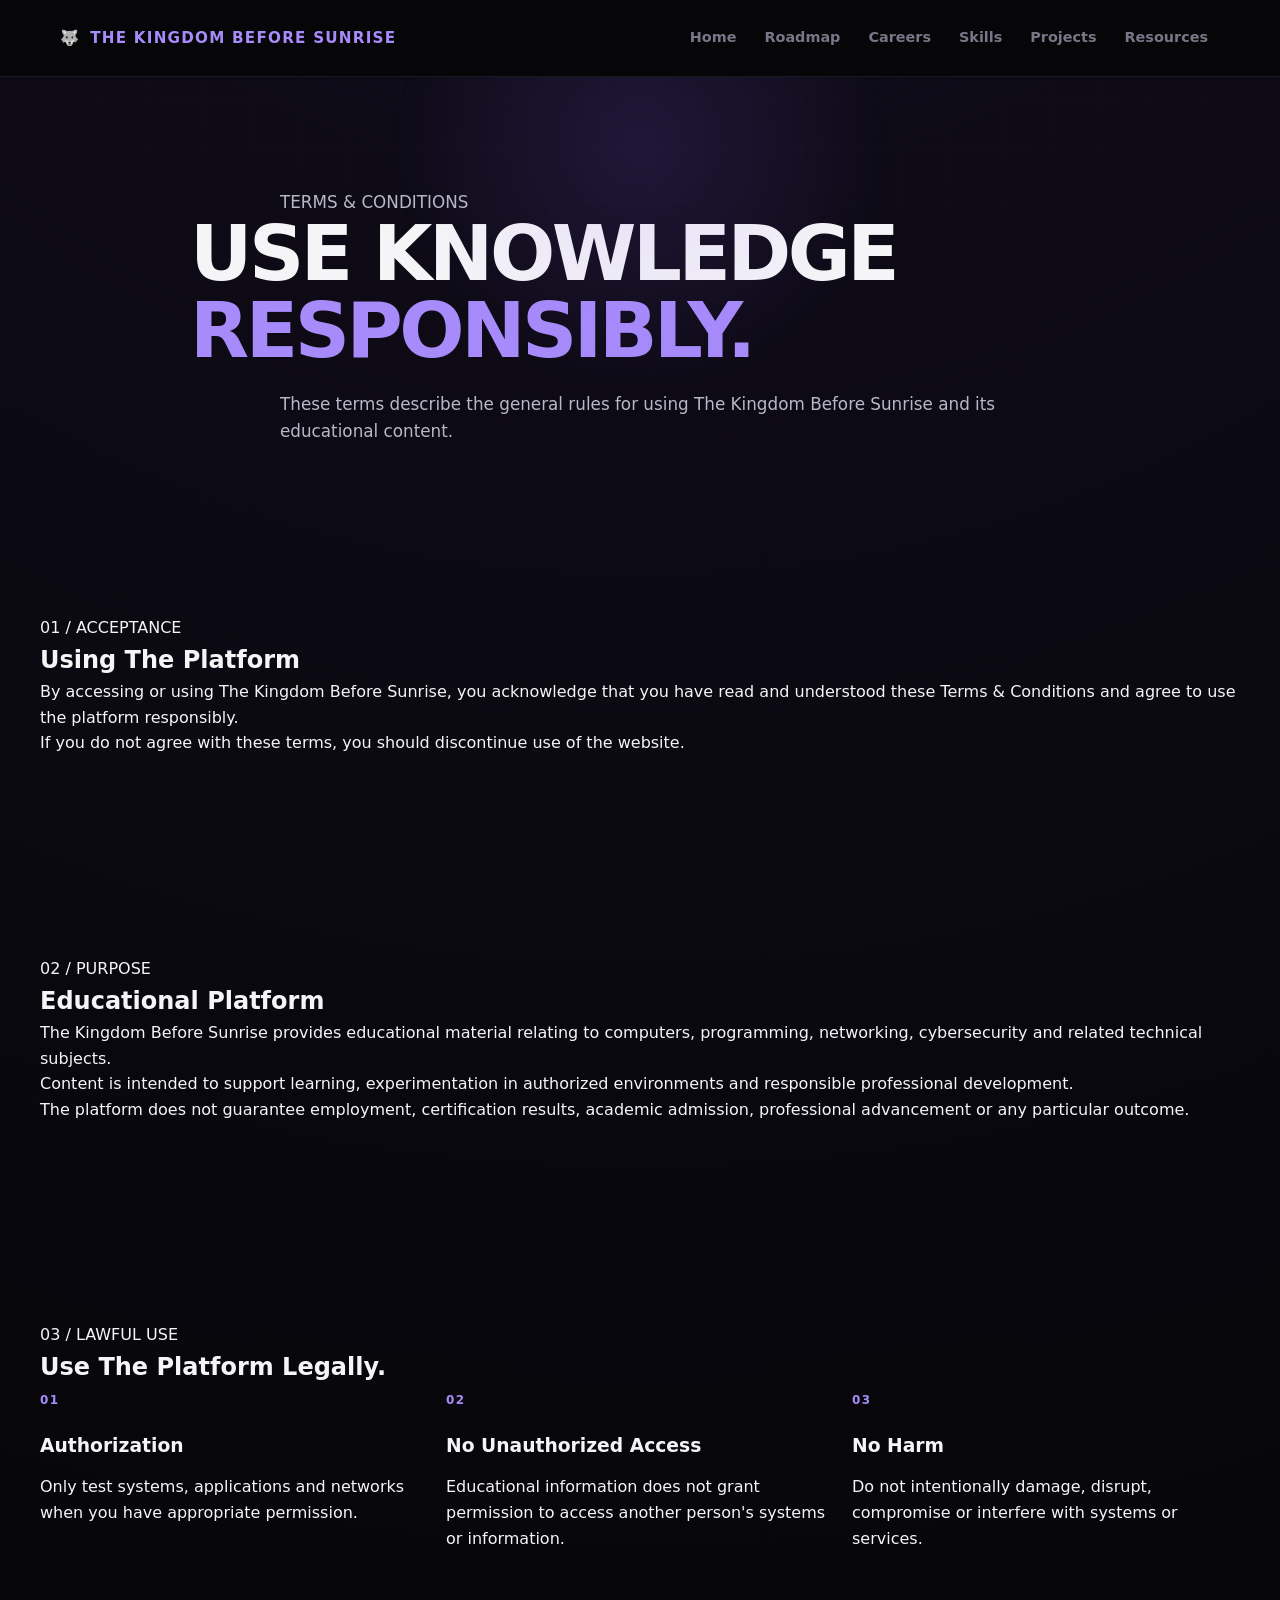
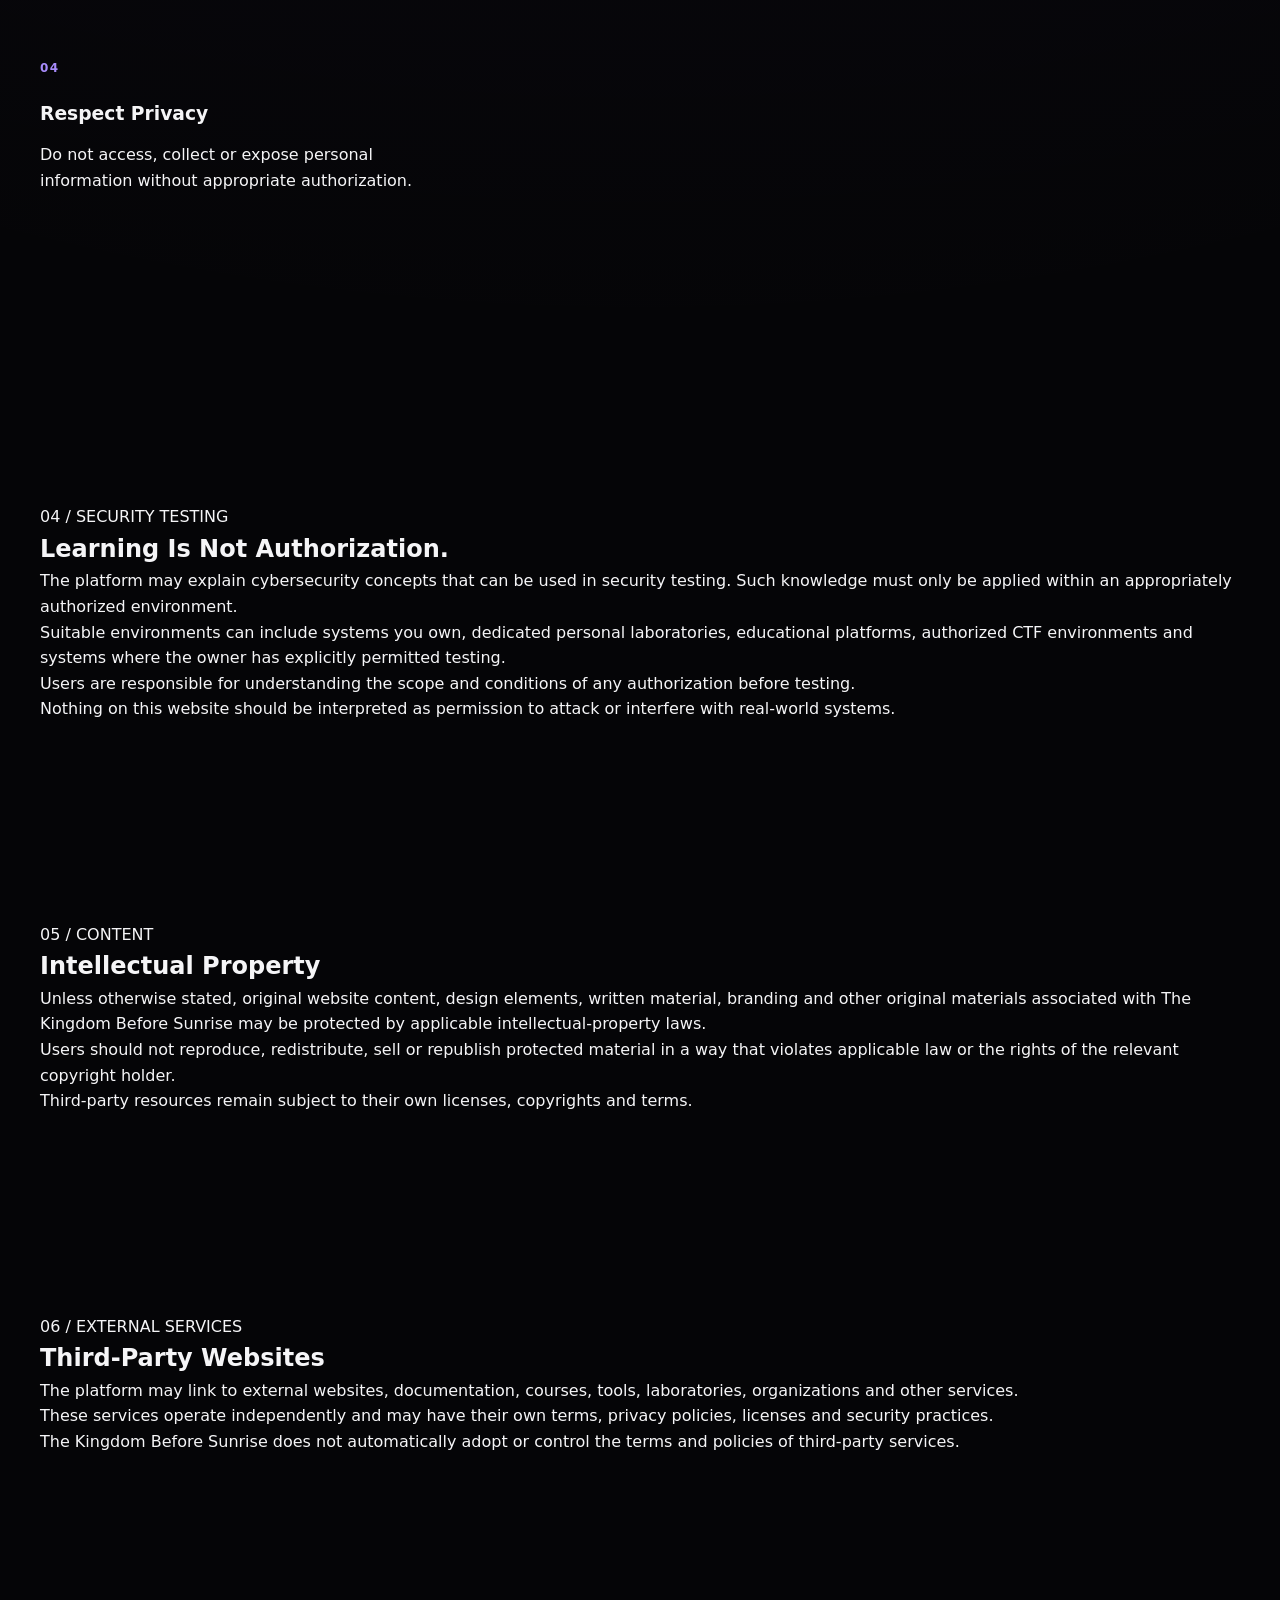
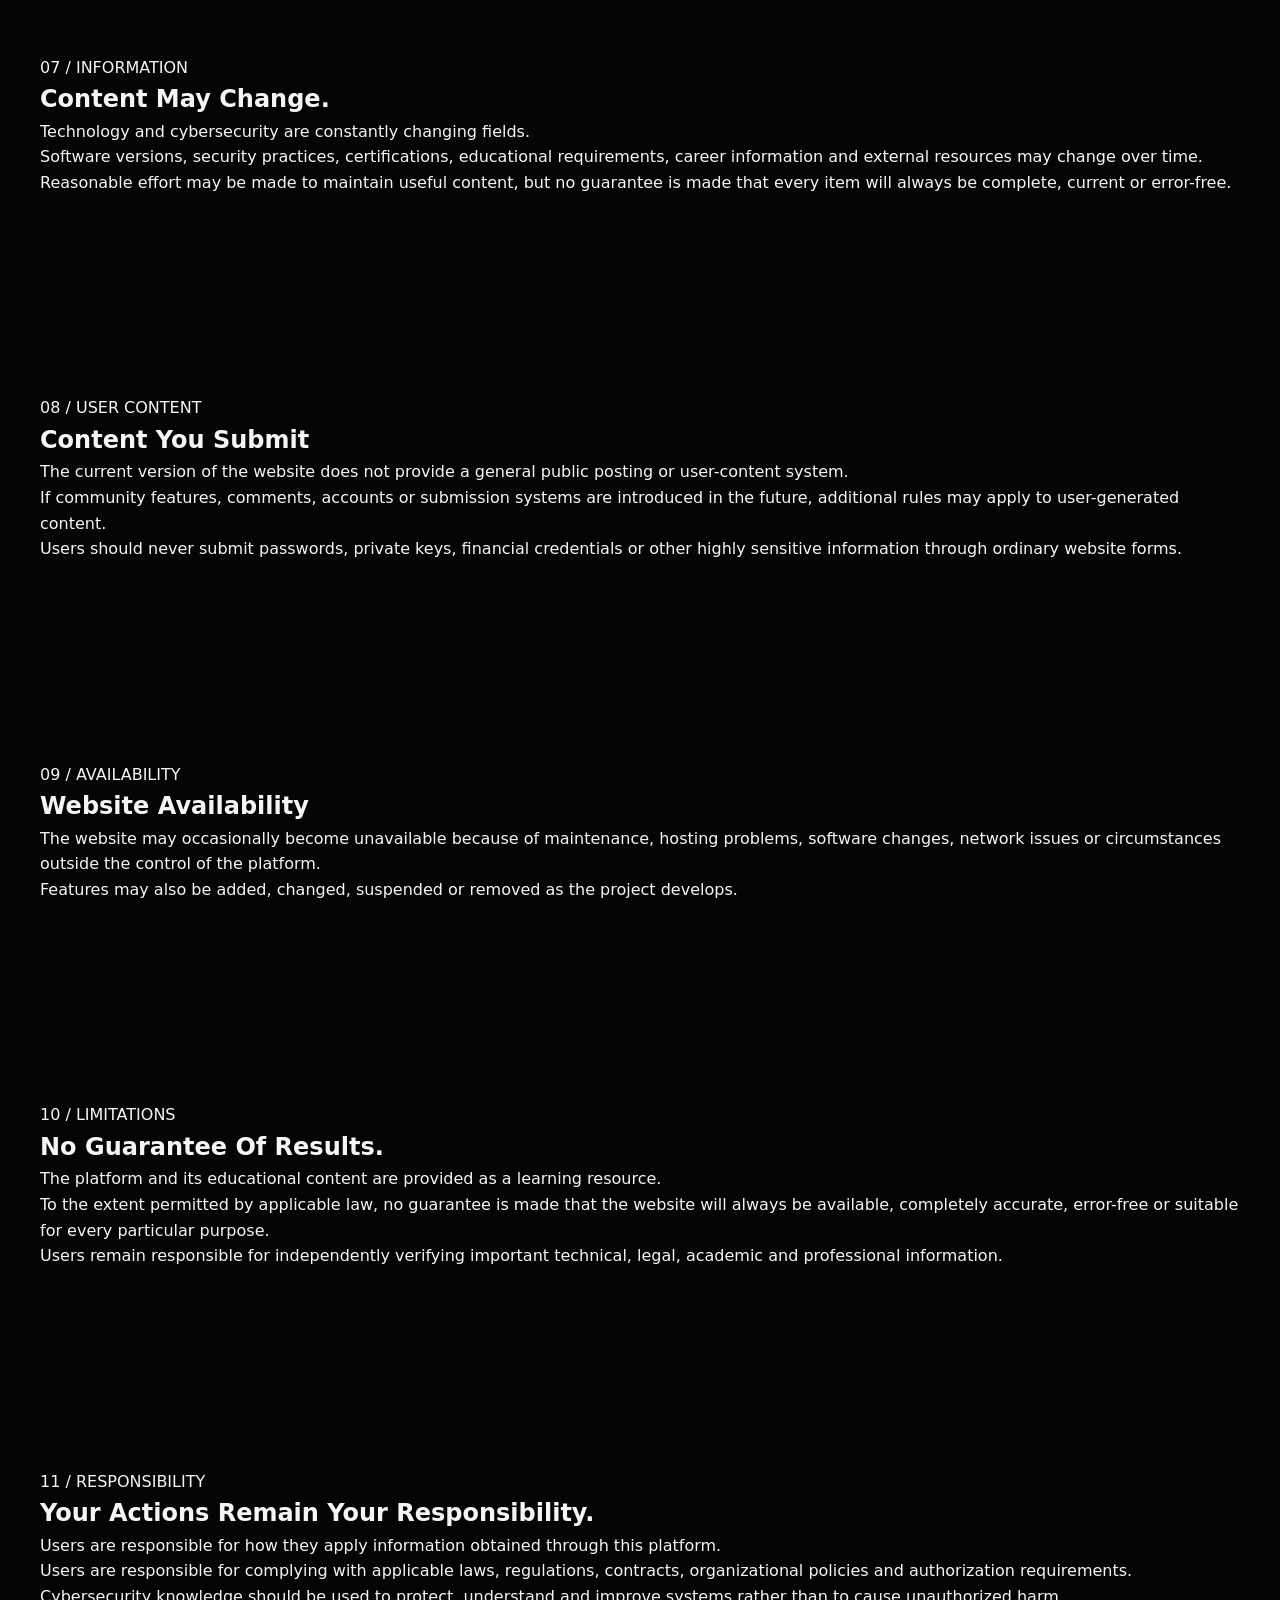
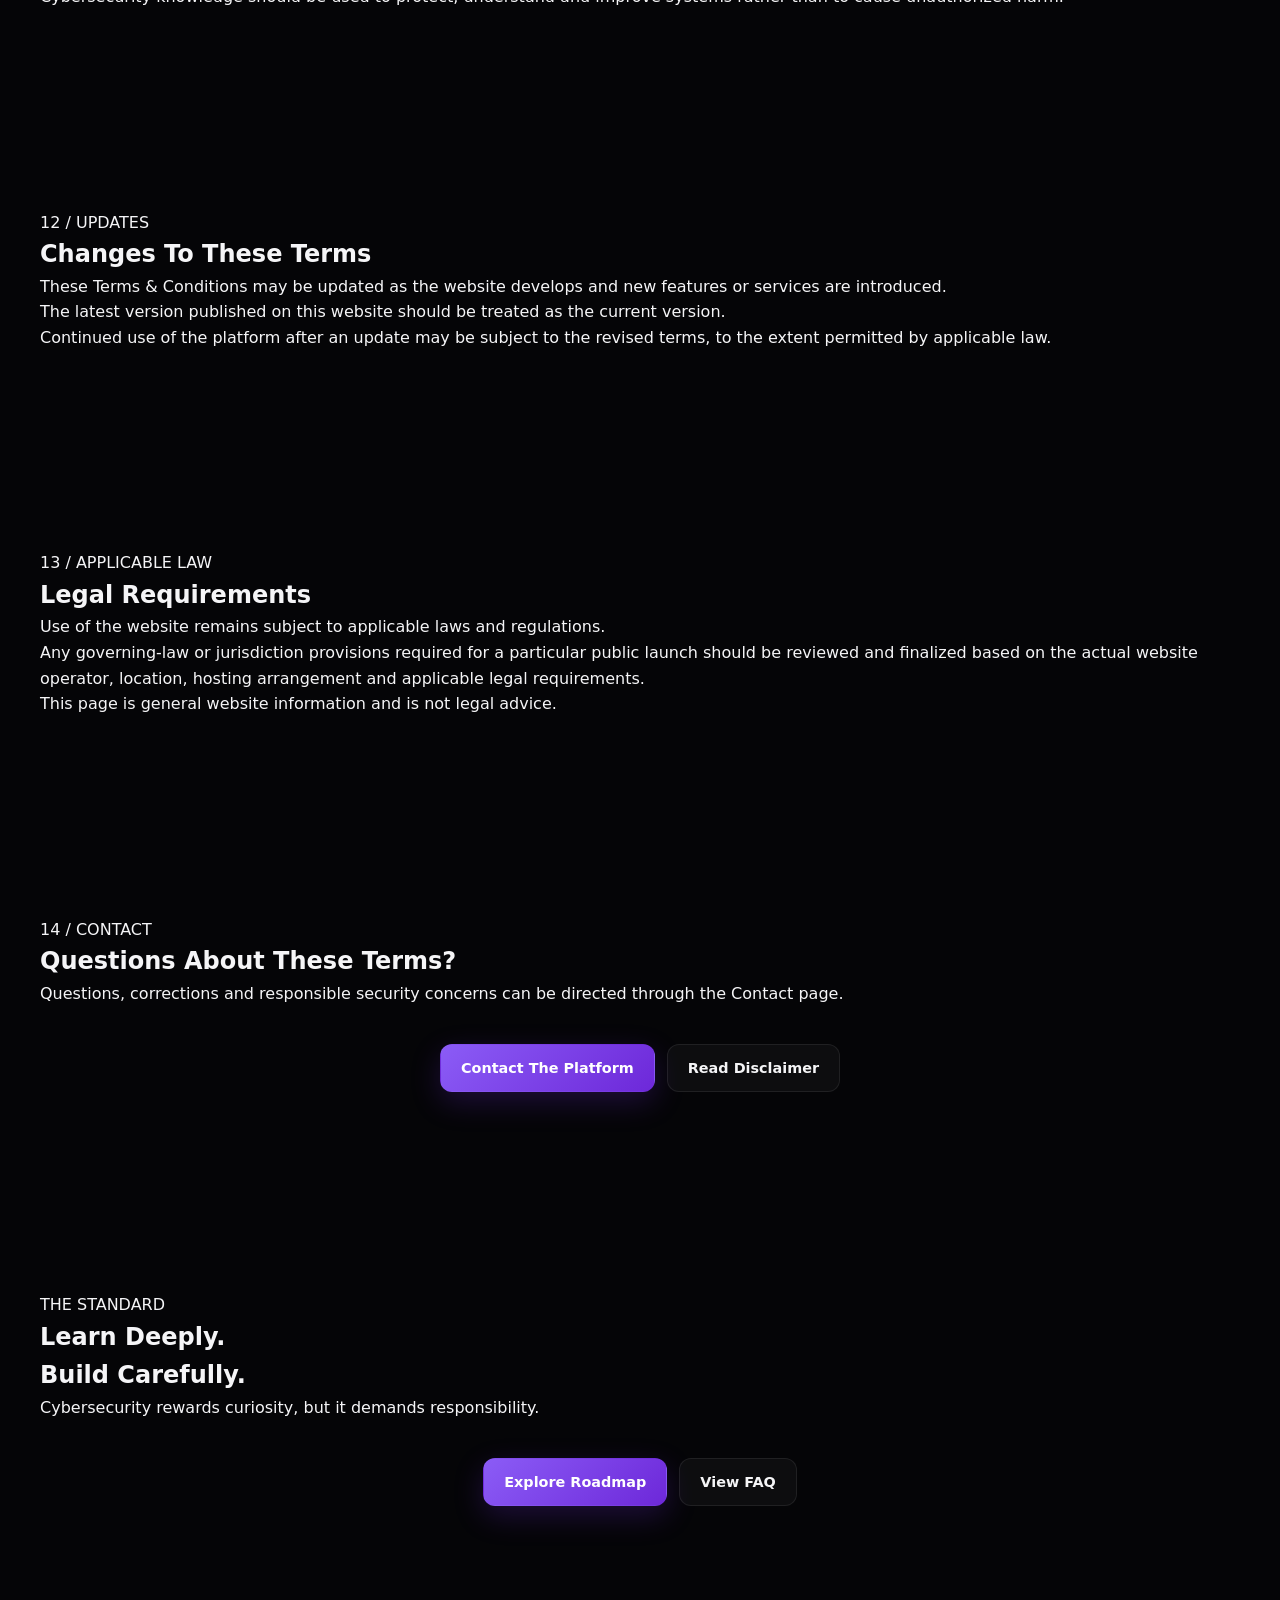
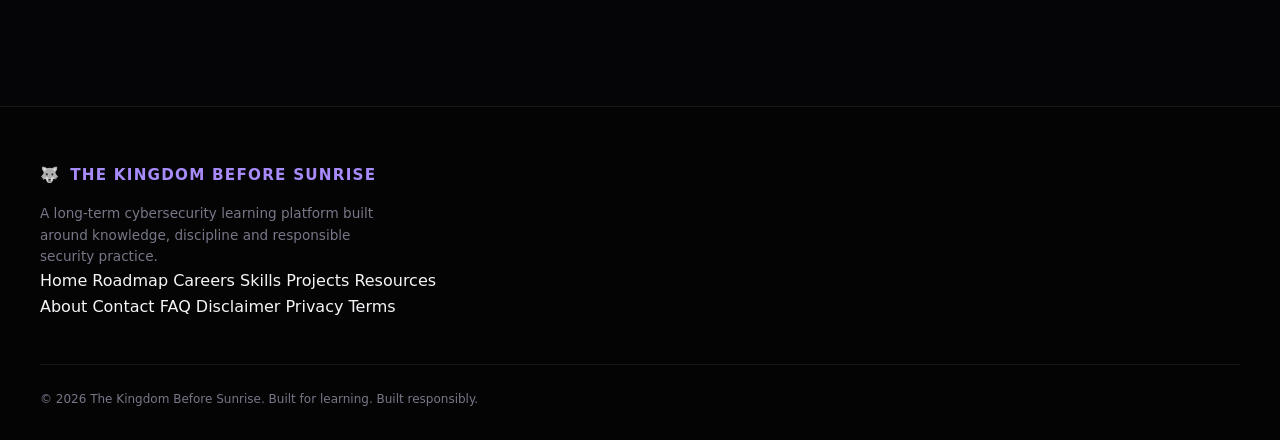
<file: pages/terms.html>
<!DOCTYPE html>
<html lang="en">

<head>

    <meta charset="UTF-8">

    <meta
        name="viewport"
        content="width=device-width, initial-scale=1.0"
    >

    <meta
        name="description"
        content="Terms and Conditions for The Kingdom Before Sunrise cybersecurity learning platform."
    >

    <meta
        name="keywords"
        content="terms and conditions, cybersecurity education, ethical hacking, responsible security"
    >

    <meta
        name="author"
        content="The Kingdom Before Sunrise"
    >

    <title>Terms & Conditions | The Kingdom Before Sunrise</title>

    <link rel="stylesheet" href="../css/style.css">

</head>


<body>


    <!-- =========================
         NAVIGATION
    ========================== -->

    <header class="navbar">
        <div class="nav-container">

        <div class="container nav-container">

            <a href="../index.html" class="logo">

                <span class="logo-icon">
                    🐺
                </span>

                <span>
                    THE KINGDOM BEFORE SUNRISE
                </span>

            </a>


            <nav class="nav-links">

                <a href="../index.html">
                    Home
                </a>

                <a href="roadmap.html">
                    Roadmap
                </a>

                <a href="careers.html">
                    Careers
                </a>

                <a href="skills.html">
                    Skills
                </a>

                <a href="projects.html">
                    Projects
                </a>

                <a href="resources.html">
                    Resources
                </a>

            </nav>

        </div>

        </div>
    </header>



    <!-- =========================
         MAIN
    ========================== -->

    <main>


        <!-- =========================
             HERO
        ========================== -->

        <section class="hero page-hero">

            <div class="container">

                <p class="eyebrow">
                    TERMS & CONDITIONS
                </p>

                <h1>
                    USE KNOWLEDGE<br>
                    <span>RESPONSIBLY.</span>
                </h1>

                <p class="hero-description">
                    These terms describe the general rules for using
                    The Kingdom Before Sunrise and its educational
                    content.
                </p>

            </div>

        </section>



        <!-- =========================
             01 ACCEPTANCE
        ========================== -->

        <section class="section">

            <div class="container">

                <div class="section-heading">

                    <p class="eyebrow">
                        01 / ACCEPTANCE
                    </p>

                    <h2>
                        Using The Platform
                    </h2>

                </div>


                <div class="info-card">

                    <p>
                        By accessing or using The Kingdom Before Sunrise,
                        you acknowledge that you have read and understood
                        these Terms & Conditions and agree to use the
                        platform responsibly.
                    </p>

                    <p>
                        If you do not agree with these terms, you should
                        discontinue use of the website.
                    </p>

                </div>

            </div>

        </section>



        <!-- =========================
             02 EDUCATIONAL PURPOSE
        ========================== -->

        <section class="section section-dark">

            <div class="container">

                <div class="section-heading">

                    <p class="eyebrow">
                        02 / PURPOSE
                    </p>

                    <h2>
                        Educational Platform
                    </h2>

                </div>


                <div class="info-card">

                    <p>
                        The Kingdom Before Sunrise provides educational
                        material relating to computers, programming,
                        networking, cybersecurity and related technical
                        subjects.
                    </p>

                    <p>
                        Content is intended to support learning,
                        experimentation in authorized environments and
                        responsible professional development.
                    </p>

                    <p>
                        The platform does not guarantee employment,
                        certification results, academic admission,
                        professional advancement or any particular
                        outcome.
                    </p>

                </div>

            </div>

        </section>



        <!-- =========================
             03 LAWFUL USE
        ========================== -->

        <section class="section">

            <div class="container">

                <div class="section-heading">

                    <p class="eyebrow">
                        03 / LAWFUL USE
                    </p>

                    <h2>
                        Use The Platform Legally.
                    </h2>

                </div>


                <div class="career-grid">


                    <article class="career-card">

                        <span class="card-number">
                            01
                        </span>

                        <h3>
                            Authorization
                        </h3>

                        <p>
                            Only test systems, applications and networks
                            when you have appropriate permission.
                        </p>

                    </article>


                    <article class="career-card">

                        <span class="card-number">
                            02
                        </span>

                        <h3>
                            No Unauthorized Access
                        </h3>

                        <p>
                            Educational information does not grant
                            permission to access another person's systems
                            or information.
                        </p>

                    </article>


                    <article class="career-card">

                        <span class="card-number">
                            03
                        </span>

                        <h3>
                            No Harm
                        </h3>

                        <p>
                            Do not intentionally damage, disrupt,
                            compromise or interfere with systems or
                            services.
                        </p>

                    </article>


                    <article class="career-card">

                        <span class="card-number">
                            04
                        </span>

                        <h3>
                            Respect Privacy
                        </h3>

                        <p>
                            Do not access, collect or expose personal
                            information without appropriate authorization.
                        </p>

                    </article>


                </div>

            </div>

        </section>



        <!-- =========================
             04 SECURITY TESTING
        ========================== -->

        <section class="section section-dark">

            <div class="container">

                <div class="section-heading">

                    <p class="eyebrow">
                        04 / SECURITY TESTING
                    </p>

                    <h2>
                        Learning Is Not Authorization.
                    </h2>

                    <p>
                        The platform may explain cybersecurity concepts
                        that can be used in security testing. Such
                        knowledge must only be applied within an
                        appropriately authorized environment.
                    </p>

                </div>


                <div class="info-card">

                    <p>
                        Suitable environments can include systems you own,
                        dedicated personal laboratories, educational
                        platforms, authorized CTF environments and systems
                        where the owner has explicitly permitted testing.
                    </p>

                    <p>
                        Users are responsible for understanding the scope
                        and conditions of any authorization before testing.
                    </p>

                    <p>
                        Nothing on this website should be interpreted as
                        permission to attack or interfere with real-world
                        systems.
                    </p>

                </div>

            </div>

        </section>



        <!-- =========================
             05 INTELLECTUAL PROPERTY
        ========================== -->

        <section class="section">

            <div class="container">

                <div class="section-heading">

                    <p class="eyebrow">
                        05 / CONTENT
                    </p>

                    <h2>
                        Intellectual Property
                    </h2>

                </div>


                <div class="info-card">

                    <p>
                        Unless otherwise stated, original website content,
                        design elements, written material, branding and
                        other original materials associated with The
                        Kingdom Before Sunrise may be protected by
                        applicable intellectual-property laws.
                    </p>

                    <p>
                        Users should not reproduce, redistribute, sell or
                        republish protected material in a way that violates
                        applicable law or the rights of the relevant
                        copyright holder.
                    </p>

                    <p>
                        Third-party resources remain subject to their own
                        licenses, copyrights and terms.
                    </p>

                </div>

            </div>

        </section>



        <!-- =========================
             06 THIRD PARTY LINKS
        ========================== -->

        <section class="section section-dark">

            <div class="container">

                <div class="section-heading">

                    <p class="eyebrow">
                        06 / EXTERNAL SERVICES
                    </p>

                    <h2>
                        Third-Party Websites
                    </h2>

                </div>


                <div class="info-card">

                    <p>
                        The platform may link to external websites,
                        documentation, courses, tools, laboratories,
                        organizations and other services.
                    </p>

                    <p>
                        These services operate independently and may have
                        their own terms, privacy policies, licenses and
                        security practices.
                    </p>

                    <p>
                        The Kingdom Before Sunrise does not automatically
                        adopt or control the terms and policies of
                        third-party services.
                    </p>

                </div>

            </div>

        </section>



        <!-- =========================
             07 ACCURACY
        ========================== -->

        <section class="section">

            <div class="container">

                <div class="section-heading">

                    <p class="eyebrow">
                        07 / INFORMATION
                    </p>

                    <h2>
                        Content May Change.
                    </h2>

                </div>


                <div class="info-card">

                    <p>
                        Technology and cybersecurity are constantly
                        changing fields.
                    </p>

                    <p>
                        Software versions, security practices,
                        certifications, educational requirements, career
                        information and external resources may change
                        over time.
                    </p>

                    <p>
                        Reasonable effort may be made to maintain useful
                        content, but no guarantee is made that every item
                        will always be complete, current or error-free.
                    </p>

                </div>

            </div>

        </section>



        <!-- =========================
             08 USER CONTENT
        ========================== -->

        <section class="section section-dark">

            <div class="container">

                <div class="section-heading">

                    <p class="eyebrow">
                        08 / USER CONTENT
                    </p>

                    <h2>
                        Content You Submit
                    </h2>

                </div>


                <div class="info-card">

                    <p>
                        The current version of the website does not provide
                        a general public posting or user-content system.
                    </p>

                    <p>
                        If community features, comments, accounts or
                        submission systems are introduced in the future,
                        additional rules may apply to user-generated
                        content.
                    </p>

                    <p>
                        Users should never submit passwords, private keys,
                        financial credentials or other highly sensitive
                        information through ordinary website forms.
                    </p>

                </div>

            </div>

        </section>



        <!-- =========================
             09 AVAILABILITY
        ========================== -->

        <section class="section">

            <div class="container">

                <div class="section-heading">

                    <p class="eyebrow">
                        09 / AVAILABILITY
                    </p>

                    <h2>
                        Website Availability
                    </h2>

                </div>


                <div class="info-card">

                    <p>
                        The website may occasionally become unavailable
                        because of maintenance, hosting problems, software
                        changes, network issues or circumstances outside
                        the control of the platform.
                    </p>

                    <p>
                        Features may also be added, changed, suspended or
                        removed as the project develops.
                    </p>

                </div>

            </div>

        </section>



        <!-- =========================
             10 NO WARRANTY
        ========================== -->

        <section class="section section-dark">

            <div class="container">

                <div class="section-heading">

                    <p class="eyebrow">
                        10 / LIMITATIONS
                    </p>

                    <h2>
                        No Guarantee Of Results.
                    </h2>

                </div>


                <div class="info-card">

                    <p>
                        The platform and its educational content are
                        provided as a learning resource.
                    </p>

                    <p>
                        To the extent permitted by applicable law, no
                        guarantee is made that the website will always be
                        available, completely accurate, error-free or
                        suitable for every particular purpose.
                    </p>

                    <p>
                        Users remain responsible for independently verifying
                        important technical, legal, academic and
                        professional information.
                    </p>

                </div>

            </div>

        </section>



        <!-- =========================
             11 RESPONSIBILITY
        ========================== -->

        <section class="section">

            <div class="container">

                <div class="section-heading">

                    <p class="eyebrow">
                        11 / RESPONSIBILITY
                    </p>

                    <h2>
                        Your Actions Remain Your Responsibility.
                    </h2>

                </div>


                <div class="info-card">

                    <p>
                        Users are responsible for how they apply
                        information obtained through this platform.
                    </p>

                    <p>
                        Users are responsible for complying with applicable
                        laws, regulations, contracts, organizational
                        policies and authorization requirements.
                    </p>

                    <p>
                        Cybersecurity knowledge should be used to protect,
                        understand and improve systems rather than to cause
                        unauthorized harm.
                    </p>

                </div>

            </div>

        </section>



        <!-- =========================
             12 CHANGES
        ========================== -->

        <section class="section section-dark">

            <div class="container">

                <div class="section-heading">

                    <p class="eyebrow">
                        12 / UPDATES
                    </p>

                    <h2>
                        Changes To These Terms
                    </h2>

                </div>


                <div class="info-card">

                    <p>
                        These Terms & Conditions may be updated as the
                        website develops and new features or services are
                        introduced.
                    </p>

                    <p>
                        The latest version published on this website should
                        be treated as the current version.
                    </p>

                    <p>
                        Continued use of the platform after an update may
                        be subject to the revised terms, to the extent
                        permitted by applicable law.
                    </p>

                </div>

            </div>

        </section>



        <!-- =========================
             13 GOVERNING LAW
        ========================== -->

        <section class="section">

            <div class="container">

                <div class="info-card">

                    <p class="eyebrow">
                        13 / APPLICABLE LAW
                    </p>

                    <h2>
                        Legal Requirements
                    </h2>

                    <p>
                        Use of the website remains subject to applicable
                        laws and regulations.
                    </p>

                    <p>
                        Any governing-law or jurisdiction provisions
                        required for a particular public launch should be
                        reviewed and finalized based on the actual website
                        operator, location, hosting arrangement and
                        applicable legal requirements.
                    </p>

                    <p>
                        This page is general website information and is not
                        legal advice.
                    </p>

                </div>

            </div>

        </section>



        <!-- =========================
             14 CONTACT
        ========================== -->

        <section class="section section-dark">

            <div class="container">

                <div class="section-heading">

                    <p class="eyebrow">
                        14 / CONTACT
                    </p>

                    <h2>
                        Questions About These Terms?
                    </h2>

                    <p>
                        Questions, corrections and responsible security
                        concerns can be directed through the Contact page.
                    </p>

                </div>


                <div class="hero-actions">

                    <a
                        href="contact.html"
                        class="btn btn-primary"
                    >
                        Contact The Platform
                    </a>

                    <a
                        href="disclaimer.html"
                        class="btn btn-secondary"
                    >
                        Read Disclaimer
                    </a>

                </div>

            </div>

        </section>



        <!-- =========================
             FINAL CTA
        ========================== -->

        <section class="section final-cta">

            <div class="container">

                <p class="eyebrow">
                    THE STANDARD
                </p>

                <h2>
                    Learn Deeply.<br>
                    Build Carefully.
                </h2>

                <p>
                    Cybersecurity rewards curiosity, but it demands
                    responsibility.
                </p>

                <div class="hero-actions">

                    <a
                        href="roadmap.html"
                        class="btn btn-primary"
                    >
                        Explore Roadmap
                    </a>

                    <a
                        href="faq.html"
                        class="btn btn-secondary"
                    >
                        View FAQ
                    </a>

                </div>

            </div>

        </section>

    </main>



    <!-- =========================
         FOOTER
    ========================== -->

    <footer class="footer">

        <div class="container footer-container">


            <div class="footer-brand">

                <div class="logo">

                    <span class="logo-icon">
                        🐺
                    </span>

                    <span>
                        THE KINGDOM BEFORE SUNRISE
                    </span>

                </div>

                <p>
                    A long-term cybersecurity learning platform
                    built around knowledge, discipline and responsible
                    security practice.
                </p>

            </div>


            <div class="footer-links">

                <a href="../index.html">
                    Home
                </a>

                <a href="roadmap.html">
                    Roadmap
                </a>

                <a href="careers.html">
                    Careers
                </a>

                <a href="skills.html">
                    Skills
                </a>

                <a href="projects.html">
                    Projects
                </a>

                <a href="resources.html">
                    Resources
                </a>

            </div>


            <div class="footer-links">

                <a href="about.html">
                    About
                </a>

                <a href="contact.html">
                    Contact
                </a>

                <a href="faq.html">
                    FAQ
                </a>

                <a href="disclaimer.html">
                    Disclaimer
                </a>

                <a href="privacy.html">
                    Privacy
                </a>

                <a href="terms.html">
                    Terms
                </a>

            </div>

        </div>


        <div class="container footer-bottom">

            <p>
                © 2026 The Kingdom Before Sunrise.
                Built for learning. Built responsibly.
            </p>

        </div>

    </footer>



    <!-- =========================
         JAVASCRIPT
    ========================== -->

    <script src="../js/main.js"></script>

</body>

</html>
</file>
<file: css/style.css>
/* ============================================================
   THE KINGDOM BEFORE SUNRISE
   Main Stylesheet
   Version 2.0.0
   ============================================================ */

/* ============================================================
   1. ROOT / RESET
   ============================================================ */

:root {
    --bg: #050507;
    --bg-soft: #0a0a0f;
    --bg-deep: #030304;

    --card: #101016;
    --card-hover: #15151e;

    --violet: #8b5cf6;
    --violet-light: #a78bfa;
    --violet-dark: #6d28d9;

    --text: #f5f5f7;
    --text-soft: #b8b8c7;
    --text-muted: #777787;

    --border: rgba(255, 255, 255, 0.08);
    --border-strong: rgba(139, 92, 246, 0.28);

    --shadow: 0 20px 60px rgba(0, 0, 0, 0.35);
    --violet-glow: 0 0 40px rgba(139, 92, 246, 0.12);

    --radius-small: 10px;
    --radius-medium: 16px;
    --radius-large: 24px;

    --max-width: 1200px;

    --transition-fast: 0.2s ease;
    --transition-medium: 0.3s ease;
    --transition-slow: 0.5s ease;
}


* {
    margin: 0;
    padding: 0;
    box-sizing: border-box;
}


html {
    scroll-behavior: smooth;
}


body {
    min-height: 100vh;

    background:
        radial-gradient(
            circle at 50% -10%,
            rgba(139, 92, 246, 0.10),
            transparent 35%
        ),
        var(--bg);

    color: var(--text);

    font-family:
        Inter,
        system-ui,
        -apple-system,
        BlinkMacSystemFont,
        "Segoe UI",
        sans-serif;

    line-height: 1.6;

    overflow-x: hidden;
}


body::before {
    content: "";

    position: fixed;

    inset: 0;

    pointer-events: none;

    background-image:
        linear-gradient(
            rgba(255, 255, 255, 0.015) 1px,
            transparent 1px
        ),
        linear-gradient(
            90deg,
            rgba(255, 255, 255, 0.015) 1px,
            transparent 1px
        );

    background-size: 50px 50px;

    mask-image:
        linear-gradient(
            to bottom,
            black,
            transparent 70%
        );

    z-index: -1;
}


body.search-open {
    overflow: hidden;
}


::selection {
    background: var(--violet);
    color: white;
}


a {
    color: inherit;
    text-decoration: none;
}


button,
input,
textarea,
select {
    font: inherit;
}


button {
    cursor: pointer;
}


img {
    max-width: 100%;
    display: block;
}


/* ============================================================
   2. GLOBAL CONTAINER
   ============================================================ */

.container {
    width: min(
        calc(100% - 40px),
        var(--max-width)
    );

    margin-inline: auto;
}


/* ============================================================
   3. NAVIGATION
   ============================================================ */

.navbar {
    position: sticky;
    top: 0;

    width: 100%;

    z-index: 1000;

    background:
        rgba(5, 5, 7, 0.82);

    backdrop-filter: blur(18px);
    -webkit-backdrop-filter: blur(18px);

    border-bottom: 1px solid var(--border);
}


.nav-container {
    width: min(
        calc(100% - 40px),
        var(--max-width)
    );

    min-height: 76px;

    margin-inline: auto;

    display: flex;
    align-items: center;

    gap: 24px;
}


.logo {
    display: inline-flex;

    align-items: center;

    gap: 10px;

    color: var(--text);

    font-size: 0.95rem;
    font-weight: 800;

    letter-spacing: 0.08em;

    white-space: nowrap;
}


.logo span {
    color: var(--violet-light);
}


.logo-mark {
    display: inline-flex;

    align-items: center;
    justify-content: center;

    width: 34px;
    height: 34px;

    border-radius: 10px;

    background:
        linear-gradient(
            135deg,
            rgba(139, 92, 246, 0.25),
            rgba(109, 40, 217, 0.08)
        );

    border: 1px solid var(--border-strong);

    box-shadow: var(--violet-glow);
}


.nav-links {
    margin-left: auto;

    display: flex;

    align-items: center;

    gap: 4px;
}


.nav-links a {
    position: relative;

    padding: 9px 12px;

    color: var(--text-muted);

    font-size: 0.9rem;
    font-weight: 600;

    border-radius: 9px;

    transition:
        color var(--transition-fast),
        background var(--transition-fast);
}


.nav-links a:hover {
    color: var(--text);

    background:
        rgba(255, 255, 255, 0.04);
}


.nav-links a.active {
    color: var(--violet-light);

    background:
        rgba(139, 92, 246, 0.09);
}


.nav-links a.active::after {
    content: "";

    position: absolute;

    left: 12px;
    right: 12px;

    bottom: 3px;

    height: 2px;

    border-radius: 10px;

    background: var(--violet);
}


.mobile-menu-toggle,
.search-toggle {
    border: 1px solid var(--border);

    background:
        rgba(255, 255, 255, 0.035);

    color: var(--text);

    border-radius: 10px;

    transition:
        border-color var(--transition-fast),
        background var(--transition-fast),
        transform var(--transition-fast);
}


.mobile-menu-toggle:hover,
.search-toggle:hover {
    border-color: var(--border-strong);

    background:
        rgba(139, 92, 246, 0.08);
}


.search-toggle {
    width: 40px;
    height: 40px;

    display: inline-flex;

    align-items: center;
    justify-content: center;

    font-size: 1.25rem;
}


.mobile-menu-toggle {
    display: none;

    width: 42px;
    height: 42px;

    margin-left: auto;

    flex-direction: column;

    align-items: center;
    justify-content: center;

    gap: 5px;
}


.mobile-menu-toggle span {
    width: 19px;
    height: 2px;

    border-radius: 10px;

    background: var(--text);

    transition:
        transform var(--transition-medium),
        opacity var(--transition-medium);
}


.mobile-menu-toggle.active span:nth-child(1) {
    transform: translateY(7px) rotate(45deg);
}


.mobile-menu-toggle.active span:nth-child(2) {
    opacity: 0;
}


.mobile-menu-toggle.active span:nth-child(3) {
    transform: translateY(-7px) rotate(-45deg);
}


/* ============================================================
   4. HERO
   ============================================================ */

.hero {
    position: relative;

    padding:
        120px
        0
        100px;

    overflow: hidden;
}


.hero::before {
    content: "";

    position: absolute;

    width: 500px;
    height: 500px;

    top: -180px;
    left: 50%;

    transform: translateX(-50%);

    background:
        radial-gradient(
            circle,
            rgba(139, 92, 246, 0.15),
            transparent 70%
        );

    pointer-events: none;
}


.hero-content {
    position: relative;

    max-width: 850px;

    margin-inline: auto;

    text-align: center;

    z-index: 1;
}


.hero-eyebrow,
.section-eyebrow,
.search-eyebrow {
    margin-bottom: 14px;

    color: var(--violet-light);

    font-size: 0.75rem;
    font-weight: 800;

    letter-spacing: 0.18em;

    text-transform: uppercase;
}


.hero h1 {
    max-width: 900px;

    margin-inline: auto;

    font-size:
        clamp(
            2.5rem,
            7vw,
            5.7rem
        );

    line-height: 0.98;

    letter-spacing: -0.045em;

    font-weight: 900;
}


.hero h1 span {
    color: var(--violet-light);
}


.hero p {
    max-width: 700px;

    margin:
        28px
        auto
        0;

    color: var(--text-soft);

    font-size:
        clamp(
            1rem,
            2vw,
            1.15rem
        );
}


.hero-actions {
    margin-top: 38px;

    display: flex;

    align-items: center;
    justify-content: center;

    gap: 12px;

    flex-wrap: wrap;
}


/* ============================================================
   5. BUTTONS
   ============================================================ */

.btn {
    display: inline-flex;

    align-items: center;
    justify-content: center;

    min-height: 48px;

    padding:
        0
        20px;

    border-radius: 12px;

    border: 1px solid transparent;

    font-size: 0.9rem;
    font-weight: 750;

    transition:
        transform var(--transition-fast),
        box-shadow var(--transition-fast),
        background var(--transition-fast),
        border-color var(--transition-fast);
}


.btn:hover {
    transform: translateY(-2px);
}


.btn-primary {
    color: white;

    background:
        linear-gradient(
            135deg,
            var(--violet),
            var(--violet-dark)
        );

    box-shadow:
        0 10px 30px
        rgba(109, 40, 217, 0.24);
}


.btn-primary:hover {
    box-shadow:
        0 14px 40px
        rgba(109, 40, 217, 0.36);
}


.btn-secondary {
    color: var(--text);

    background:
        rgba(255, 255, 255, 0.035);

    border-color: var(--border);
}


.btn-secondary:hover {
    background:
        rgba(139, 92, 246, 0.08);

    border-color:
        var(--border-strong);
}


/* ============================================================
   6. SECTIONS
   ============================================================ */

section {
    scroll-margin-top: 100px;
}


.section {
    padding: 100px 0;
}


.section-header {
    max-width: 760px;

    margin-bottom: 45px;
}


.section-header h2 {
    margin-top: 8px;

    font-size:
        clamp(
            2rem,
            5vw,
            3.4rem
        );

    line-height: 1.05;

    letter-spacing: -0.035em;
}


.section-header p {
    margin-top: 18px;

    color: var(--text-soft);

    font-size: 1rem;
}


/* ============================================================
   7. CARDS / GRIDS
   ============================================================ */

.grid {
    display: grid;

    gap: 18px;
}


.grid-2 {
    grid-template-columns:
        repeat(2, minmax(0, 1fr));
}


.grid-3 {
    grid-template-columns:
        repeat(3, minmax(0, 1fr));
}


.grid-4 {
    grid-template-columns:
        repeat(4, minmax(0, 1fr));
}


.card {
    position: relative;

    padding: 26px;

    background:
        linear-gradient(
            145deg,
            rgba(255, 255, 255, 0.035),
            rgba(255, 255, 255, 0.015)
        );

    border: 1px solid var(--border);

    border-radius: var(--radius-medium);

    box-shadow: var(--shadow);

    overflow: hidden;

    transition:
        transform var(--transition-medium),
        border-color var(--transition-medium),
        background var(--transition-medium);
}


.card::before {
    content: "";

    position: absolute;

    top: 0;
    left: 0;
    right: 0;

    height: 1px;

    background:
        linear-gradient(
            90deg,
            transparent,
            rgba(139, 92, 246, 0.45),
            transparent
        );

    opacity: 0;

    transition:
        opacity var(--transition-medium);
}


.card:hover {
    transform: translateY(-5px);

    border-color:
        var(--border-strong);

    background:
        linear-gradient(
            145deg,
            rgba(139, 92, 246, 0.06),
            rgba(255, 255, 255, 0.02)
        );
}


.card:hover::before {
    opacity: 1;
}


.card h3 {
    margin-bottom: 10px;

    font-size: 1.1rem;

    line-height: 1.25;
}


.card p {
    color: var(--text-soft);

    font-size: 0.92rem;
}


.card-number {
    display: inline-flex;

    margin-bottom: 20px;

    color: var(--violet-light);

    font-size: 0.75rem;
    font-weight: 800;

    letter-spacing: 0.12em;
}


/* ============================================================
   8. ROADMAP
   ============================================================ */

.roadmap-grid {
    display: grid;

    grid-template-columns:
        repeat(3, minmax(0, 1fr));

    gap: 18px;
}


.roadmap-card {
    min-height: 220px;
}


.roadmap-card .level {
    display: inline-block;

    margin-bottom: 18px;

    padding:
        5px
        9px;

    border-radius: 7px;

    color: var(--violet-light);

    background:
        rgba(139, 92, 246, 0.09);

    border:
        1px solid
        rgba(139, 92, 246, 0.16);

    font-size: 0.7rem;
    font-weight: 800;

    letter-spacing: 0.1em;
}


/* ============================================================
   9. CAREER CARDS
   ============================================================ */

.career-grid {
    display: grid;

    grid-template-columns:
        repeat(3, minmax(0, 1fr));

    gap: 18px;
}


.career-card {
    min-height: 250px;
}


.career-card h3 {
    margin-bottom: 14px;
}


.career-card ul {
    margin-top: 16px;

    padding-left: 18px;

    color: var(--text-soft);
}


.career-card li {
    margin-bottom: 7px;
}


/* ============================================================
   10. PAGE HERO
   ============================================================ */

.page-hero {
    padding:
        90px
        0
        70px;
}


.page-hero-content {
    max-width: 850px;
}


.page-hero h1 {
    font-size:
        clamp(
            2.4rem,
            6vw,
            4.8rem
        );

    line-height: 1;

    letter-spacing: -0.045em;
}


.page-hero p {
    max-width: 720px;

    margin-top: 22px;

    color: var(--text-soft);

    font-size: 1.05rem;
}


/* ============================================================
   11. CONTENT TYPOGRAPHY
   ============================================================ */

.content {
    max-width: 850px;
}


.content h2 {
    margin-top: 50px;
    margin-bottom: 15px;

    font-size: 2rem;
}


.content h3 {
    margin-top: 32px;
    margin-bottom: 12px;

    font-size: 1.3rem;
}


.content p {
    margin-bottom: 16px;

    color: var(--text-soft);
}


.content ul,
.content ol {
    margin:
        16px
        0
        20px;

    padding-left: 25px;

    color: var(--text-soft);
}


.content li {
    margin-bottom: 8px;
}


.content strong {
    color: var(--text);
}


/* ============================================================
   12. NOTICES
   ============================================================ */

.notice {
    margin:
        30px
        0;

    padding: 22px 24px;

    background:
        rgba(139, 92, 246, 0.055);

    border:
        1px solid
        rgba(139, 92, 246, 0.18);

    border-left:
        3px solid
        var(--violet);

    border-radius: 12px;
}


.notice strong {
    display: block;

    margin-bottom: 7px;

    color: var(--violet-light);
}


.notice p {
    margin: 0;

    color: var(--text-soft);
}


/* ============================================================
   13. SEARCH OVERLAY
   ============================================================ */

.site-search-overlay {
    position: fixed;

    inset: 0;

    z-index: 2000;

    display: flex;

    align-items: flex-start;
    justify-content: center;

    padding:
        100px
        20px
        30px;

    background:
        rgba(0, 0, 0, 0.72);

    backdrop-filter: blur(12px);
    -webkit-backdrop-filter: blur(12px);

    opacity: 0;

    visibility: hidden;

    transition:
        opacity var(--transition-medium),
        visibility var(--transition-medium);
}


.site-search-overlay.open {
    opacity: 1;

    visibility: visible;
}


.site-search-panel {
    width: min(
        720px,
        100%
    );

    max-height:
        calc(100vh - 130px);

    overflow-y: auto;

    padding: 24px;

    background:
        linear-gradient(
            145deg,
            #111118,
            #09090d
        );

    border:
        1px solid
        var(--border-strong);

    border-radius:
        var(--radius-large);

    box-shadow:
        0 30px 100px
        rgba(0, 0, 0, 0.65),
        0 0 80px
        rgba(139, 92, 246, 0.10);

    transform:
        translateY(-15px)
        scale(0.98);

    transition:
        transform var(--transition-medium);
}


.site-search-overlay.open
.site-search-panel {
    transform:
        translateY(0)
        scale(1);
}


.search-header {
    display: flex;

    align-items: flex-start;
    justify-content: space-between;

    gap: 20px;

    margin-bottom: 22px;
}


.search-header h2 {
    margin: 0;

    font-size: 2rem;

    letter-spacing: -0.035em;
}


.search-close {
    width: 40px;
    height: 40px;

    flex: 0 0 auto;

    border:
        1px solid
        var(--border);

    border-radius: 10px;

    background:
        rgba(255, 255, 255, 0.04);

    color: var(--text);

    font-size: 1.5rem;

    line-height: 1;

    transition:
        background var(--transition-fast),
        border-color var(--transition-fast);
}


.search-close:hover {
    background:
        rgba(139, 92, 246, 0.12);

    border-color:
        var(--border-strong);
}


.search-input-wrapper {
    display: flex;

    align-items: center;

    gap: 12px;

    min-height: 56px;

    padding:
        0
        15px;

    background:
        rgba(255, 255, 255, 0.035);

    border:
        1px solid
        var(--border);

    border-radius: 13px;

    transition:
        border-color var(--transition-fast);
}


.search-input-wrapper:focus-within {
    border-color:
        rgba(139, 92, 246, 0.55);

    box-shadow:
        0 0 0 3px
        rgba(139, 92, 246, 0.08);
}


.search-input-wrapper > span {
    color: var(--violet-light);

    font-size: 1.3rem;
}


.site-search-input {
    min-width: 0;

    flex: 1;

    border: 0;
    outline: 0;

    background: transparent;

    color: var(--text);

    font-size: 1rem;
}


.site-search-input::placeholder {
    color: var(--text-muted);
}


.search-input-wrapper kbd {
    padding:
        4px
        7px;

    border:
        1px solid
        var(--border);

    border-radius: 6px;

    color: var(--text-muted);

    font-size: 0.65rem;
}


.search-results {
    display: grid;

    gap: 8px;

    margin-top: 16px;
}


.search-result {
    display: flex;

    align-items: flex-start;

    gap: 13px;

    padding: 15px;

    border:
        1px solid
        transparent;

    border-radius: 12px;

    transition:
        background var(--transition-fast),
        border-color var(--transition-fast);
}


.search-result:hover {
    background:
        rgba(139, 92, 246, 0.07);

    border-color:
        rgba(139, 92, 246, 0.15);
}


.search-result-icon {
    display: flex;

    align-items: center;
    justify-content: center;

    width: 32px;
    height: 32px;

    flex: 0 0 auto;

    border-radius: 9px;

    background:
        rgba(139, 92, 246, 0.10);

    color: var(--violet-light);
}


.search-result strong {
    display: block;

    color: var(--text);

    font-size: 0.95rem;
}


.search-result small {
    display: block;

    margin-top: 3px;

    color: var(--text-muted);

    font-size: 0.8rem;

    line-height: 1.4;
}


.search-empty {
    padding: 30px 15px;

    text-align: center;

    color: var(--text-muted);
}


.search-empty strong {
    display: block;

    margin-bottom: 5px;

    color: var(--text);
}


/* ============================================================
   14. PROGRESS SYSTEM
   ============================================================ */

[data-progress-id] {
    transition:
        opacity var(--transition-fast),
        border-color var(--transition-fast),
        background var(--transition-fast);
}


[data-progress-id].progress-complete {
    border-color:
        rgba(139, 92, 246, 0.4);

    background:
        rgba(139, 92, 246, 0.08);

    opacity: 0.88;
}


[data-progress-id].progress-complete::after {
    content: "✓";

    display: inline-flex;

    align-items: center;
    justify-content: center;

    width: 24px;
    height: 24px;

    margin-left: 8px;

    border-radius: 50%;

    background:
        var(--violet);

    color: white;

    font-size: 0.75rem;
    font-weight: 800;
}


/* ============================================================
   15. FORMS
   ============================================================ */

.form-group {
    margin-bottom: 20px;
}


.form-group label {
    display: block;

    margin-bottom: 8px;

    color: var(--text);

    font-size: 0.85rem;
    font-weight: 700;
}


.form-group input,
.form-group textarea,
.form-group select {
    width: 100%;

    padding:
        13px
        15px;

    border:
        1px solid
        var(--border);

    border-radius: 10px;

    outline: none;

    background:
        rgba(255, 255, 255, 0.035);

    color: var(--text);

    transition:
        border-color var(--transition-fast),
        box-shadow var(--transition-fast);
}


.form-group input:focus,
.form-group textarea:focus,
.form-group select:focus {
    border-color:
        rgba(139, 92, 246, 0.55);

    box-shadow:
        0 0 0 3px
        rgba(139, 92, 246, 0.08);
}


.form-group textarea {
    min-height: 150px;

    resize: vertical;
}


.form-group select option {
    background: var(--card);

    color: var(--text);
}


/* ============================================================
   16. FAQ
   ============================================================ */

details {
    margin-bottom: 10px;

    background:
        rgba(255, 255, 255, 0.025);

    border:
        1px solid
        var(--border);

    border-radius: 12px;

    overflow: hidden;
}


summary {
    padding: 18px 20px;

    cursor: pointer;

    color: var(--text);

    font-weight: 700;

    list-style: none;
}


summary::-webkit-details-marker {
    display: none;
}


summary::after {
    content: "+";

    float: right;

    color: var(--violet-light);

    font-size: 1.2rem;

    transition:
        transform var(--transition-fast);
}


details[open] summary::after {
    transform: rotate(45deg);
}


details > div,
details > p {
    padding:
        0
        20px
        20px;

    color: var(--text-soft);
}


/* ============================================================
   17. FOOTER
   ============================================================ */

footer {
    margin-top: 100px;

    padding:
        55px
        0
        30px;

    border-top:
        1px solid
        var(--border);

    background:
        rgba(0, 0, 0, 0.18);
}


.footer-grid {
    display: grid;

    grid-template-columns:
        2fr
        repeat(3, 1fr);

    gap: 40px;
}


.footer-brand p {
    max-width: 360px;

    margin-top: 15px;

    color: var(--text-muted);

    font-size: 0.85rem;
}


.footer-column h3 {
    margin-bottom: 15px;

    color: var(--text);

    font-size: 0.8rem;

    text-transform: uppercase;

    letter-spacing: 0.1em;
}


.footer-column a {
    display: block;

    width: fit-content;

    margin-bottom: 8px;

    color: var(--text-muted);

    font-size: 0.85rem;

    transition:
        color var(--transition-fast);
}


.footer-column a:hover {
    color: var(--violet-light);
}


.footer-bottom {
    display: flex;

    align-items: center;
    justify-content: space-between;

    gap: 20px;

    margin-top: 45px;

    padding-top: 25px;

    border-top:
        1px solid
        var(--border);

    color: var(--text-muted);

    font-size: 0.75rem;
}


/* ============================================================
   18. ACCESSIBILITY
   ============================================================ */

.keyboard-navigation *:focus {
    outline:
        2px solid
        var(--violet-light);

    outline-offset: 3px;
}


.reduce-motion *,
.reduce-motion *::before,
.reduce-motion *::after {
    animation-duration: 0.01ms !important;

    animation-iteration-count: 1 !important;

    transition-duration: 0.01ms !important;

    scroll-behavior: auto !important;
}


/* ============================================================
   19. RESPONSIVE TABLET
   ============================================================ */

@media (max-width: 1000px) {

    .nav-container {
        min-height: 70px;
    }


    .nav-links {
        gap: 0;
    }


    .nav-links a {
        padding:
            8px
            8px;

        font-size: 0.82rem;
    }


    .roadmap-grid,
    .career-grid {
        grid-template-columns:
            repeat(2, minmax(0, 1fr));
    }


    .grid-4 {
        grid-template-columns:
            repeat(2, minmax(0, 1fr));
    }


    .footer-grid {
        grid-template-columns:
            repeat(2, minmax(0, 1fr));
    }
}


/* ============================================================
   20. RESPONSIVE MOBILE
   ============================================================ */

@media (max-width: 760px) {

    .container,
    .nav-container {
        width:
            min(
                calc(100% - 28px),
                var(--max-width)
            );
    }


    .navbar {
        background:
            rgba(5, 5, 7, 0.94);
    }


    .nav-container {
        position: relative;

        flex-wrap: wrap;

        gap: 10px;
    }


    .logo {
        font-size: 0.78rem;

        letter-spacing: 0.055em;
    }


    .logo-mark {
        width: 31px;
        height: 31px;
    }


    .mobile-menu-toggle {
        display: flex;
    }


    .search-toggle {
        margin-left: 0;
    }


    .nav-links {
        order: 10;

        width: 100%;

        display: none;

        flex-direction: column;

        align-items: stretch;

        gap: 4px;

        padding:
            10px
            0
            15px;
    }


    .nav-links.mobile-open {
        display: flex;
    }


    .nav-links a {
        width: 100%;

        padding:
            12px
            13px;

        font-size: 0.9rem;
    }


    .nav-links a.active::after {
        left: auto;
        right: 13px;

        bottom: 50%;

        width: 3px;
        height: 18px;

        transform:
            translateY(50%);
    }


    .hero {
        padding:
            85px
            0
            75px;
    }


    .hero h1 {
        font-size:
            clamp(
                2.5rem,
                13vw,
                4.2rem
            );
    }


    .hero-actions {
        flex-direction: column;

        width: 100%;
    }


    .hero-actions .btn {
        width: 100%;
    }


    .section {
        padding: 75px 0;
    }


    .section-header {
        margin-bottom: 32px;
    }


    .grid-2,
    .grid-3,
    .grid-4,
    .roadmap-grid,
    .career-grid {
        grid-template-columns:
            1fr;
    }


    .card {
        padding: 22px;
    }


    .page-hero {
        padding:
            70px
            0
            50px;
    }


    .page-hero h1 {
        font-size:
            clamp(
                2.4rem,
                12vw,
                4rem
            );
    }


    .site-search-overlay {
        padding:
            75px
            12px
            20px;
    }


    .site-search-panel {
        padding: 18px;

        border-radius: 18px;
    }


    .search-header h2 {
        font-size: 1.6rem;
    }


    .search-input-wrapper {
        min-height: 52px;
    }


    .search-input-wrapper kbd {
        display: none;
    }


    .footer-grid {
        grid-template-columns: 1fr;

        gap: 30px;
    }


    .footer-bottom {
        flex-direction: column;

        align-items: flex-start;
    }
}


/* ============================================================
   21. VERY SMALL SCREENS
   ============================================================ */

@media (max-width: 420px) {

    .logo {
        max-width: 210px;

        overflow: hidden;

        text-overflow: ellipsis;
    }


    .search-toggle,
    .mobile-menu-toggle {
        width: 38px;
        height: 38px;
    }


    .hero {
        padding-top: 65px;
    }


    .card {
        padding: 19px;
    }


    .site-search-panel {
        padding: 15px;
    }
}


/* ============================================================
   22. PRINT
   ============================================================ */

@media print {

    .navbar,
    .search-toggle,
    .mobile-menu-toggle,
    footer {
        display: none !important;
    }


    body {
        background: white;

        color: black;
    }


    .card {
        box-shadow: none;

        border:
            1px solid #ccc;
    }
}

/* =========================================
   CREATOR CREDIT
========================================== */

.creator-credit {
    display: flex;
    flex-direction: column;
    gap: 6px;
    margin: 24px 0 18px;
}

.creator-label {
    font-size: 0.72rem;
    font-weight: 700;
    letter-spacing: 0.2em;
    color: var(--violet-light);
}

.creator-credit strong {
    font-size: clamp(1.35rem, 4vw, 2rem);
    letter-spacing: 0.08em;
    color: var(--text);
    line-height: 1.1;
}

.creator-subtitle {
    color: var(--text-soft);
    font-size: 0.9rem;
}

@media (max-width: 600px) {
    .creator-credit {
        margin-top: 20px;
    }

    .creator-credit strong {
        font-size: 1.25rem;
    }

    .creator-subtitle {
        font-size: 0.82rem;
    }
}
</file>
